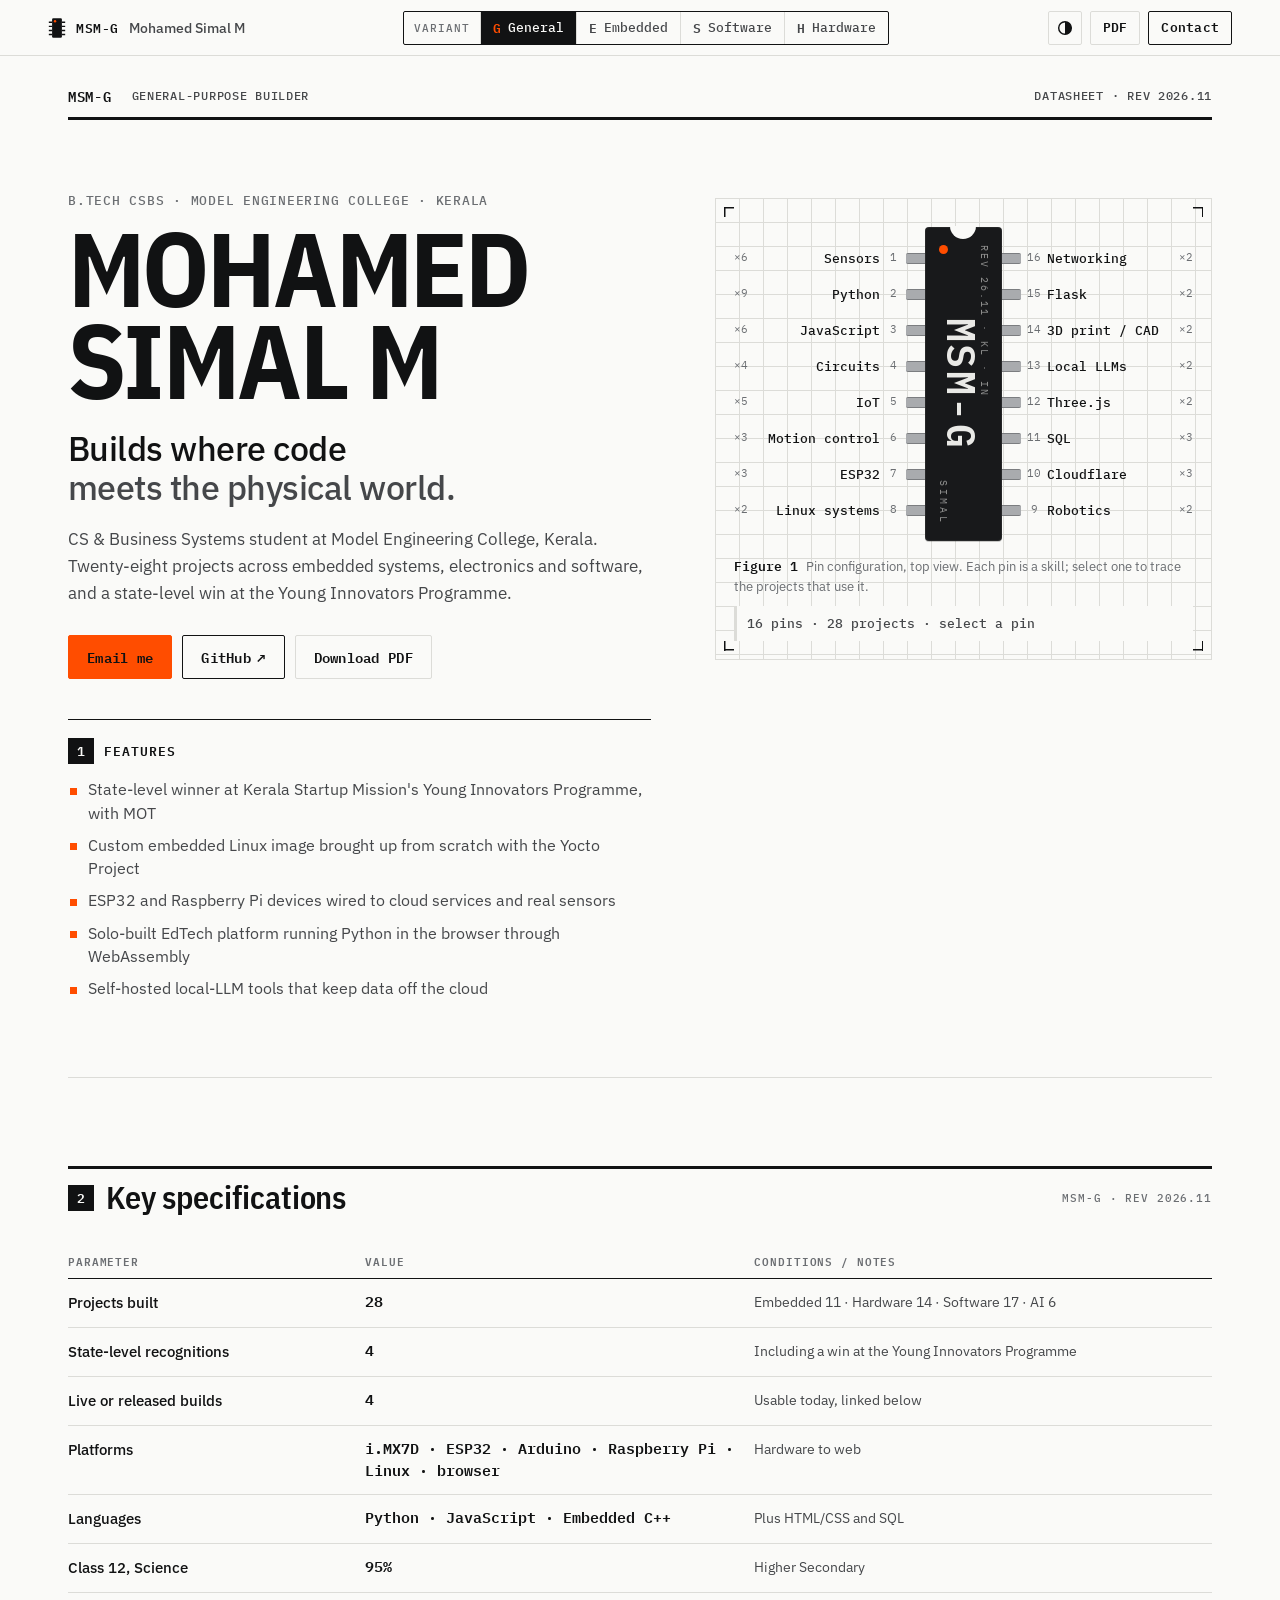
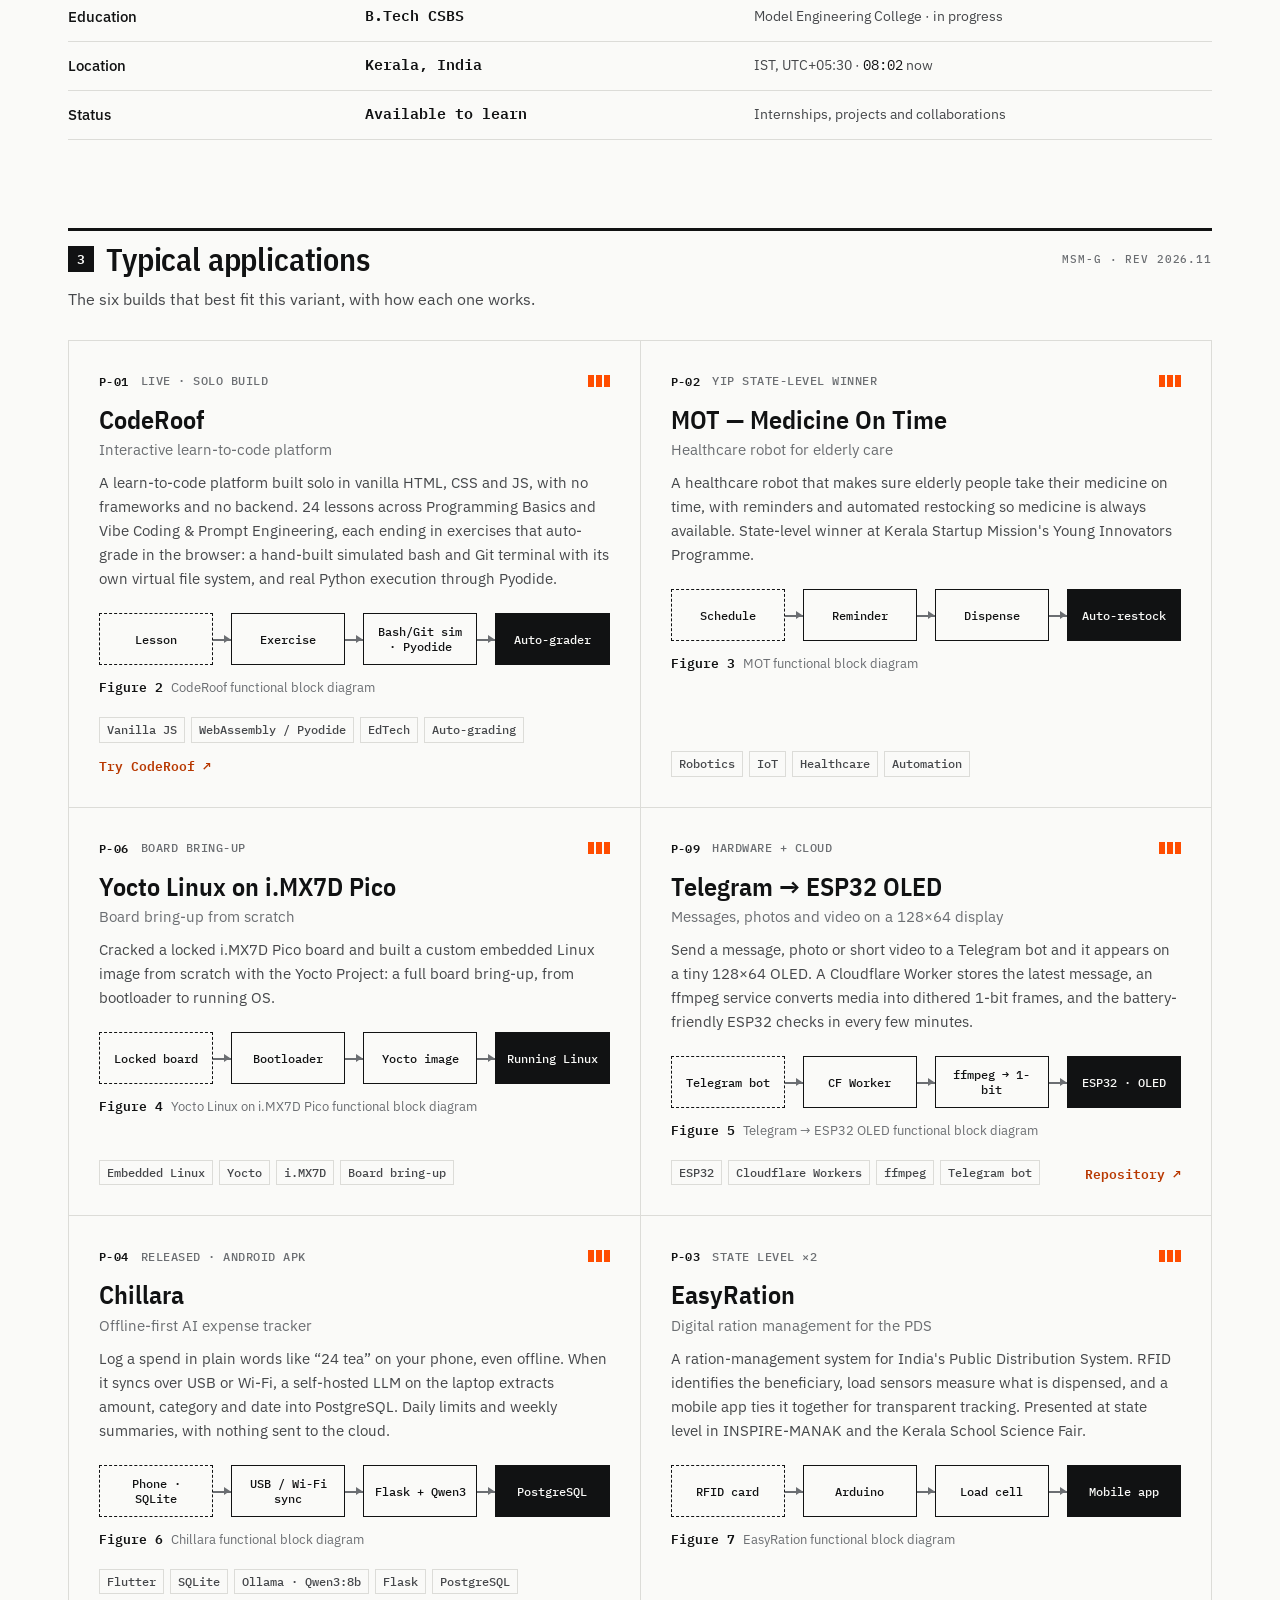
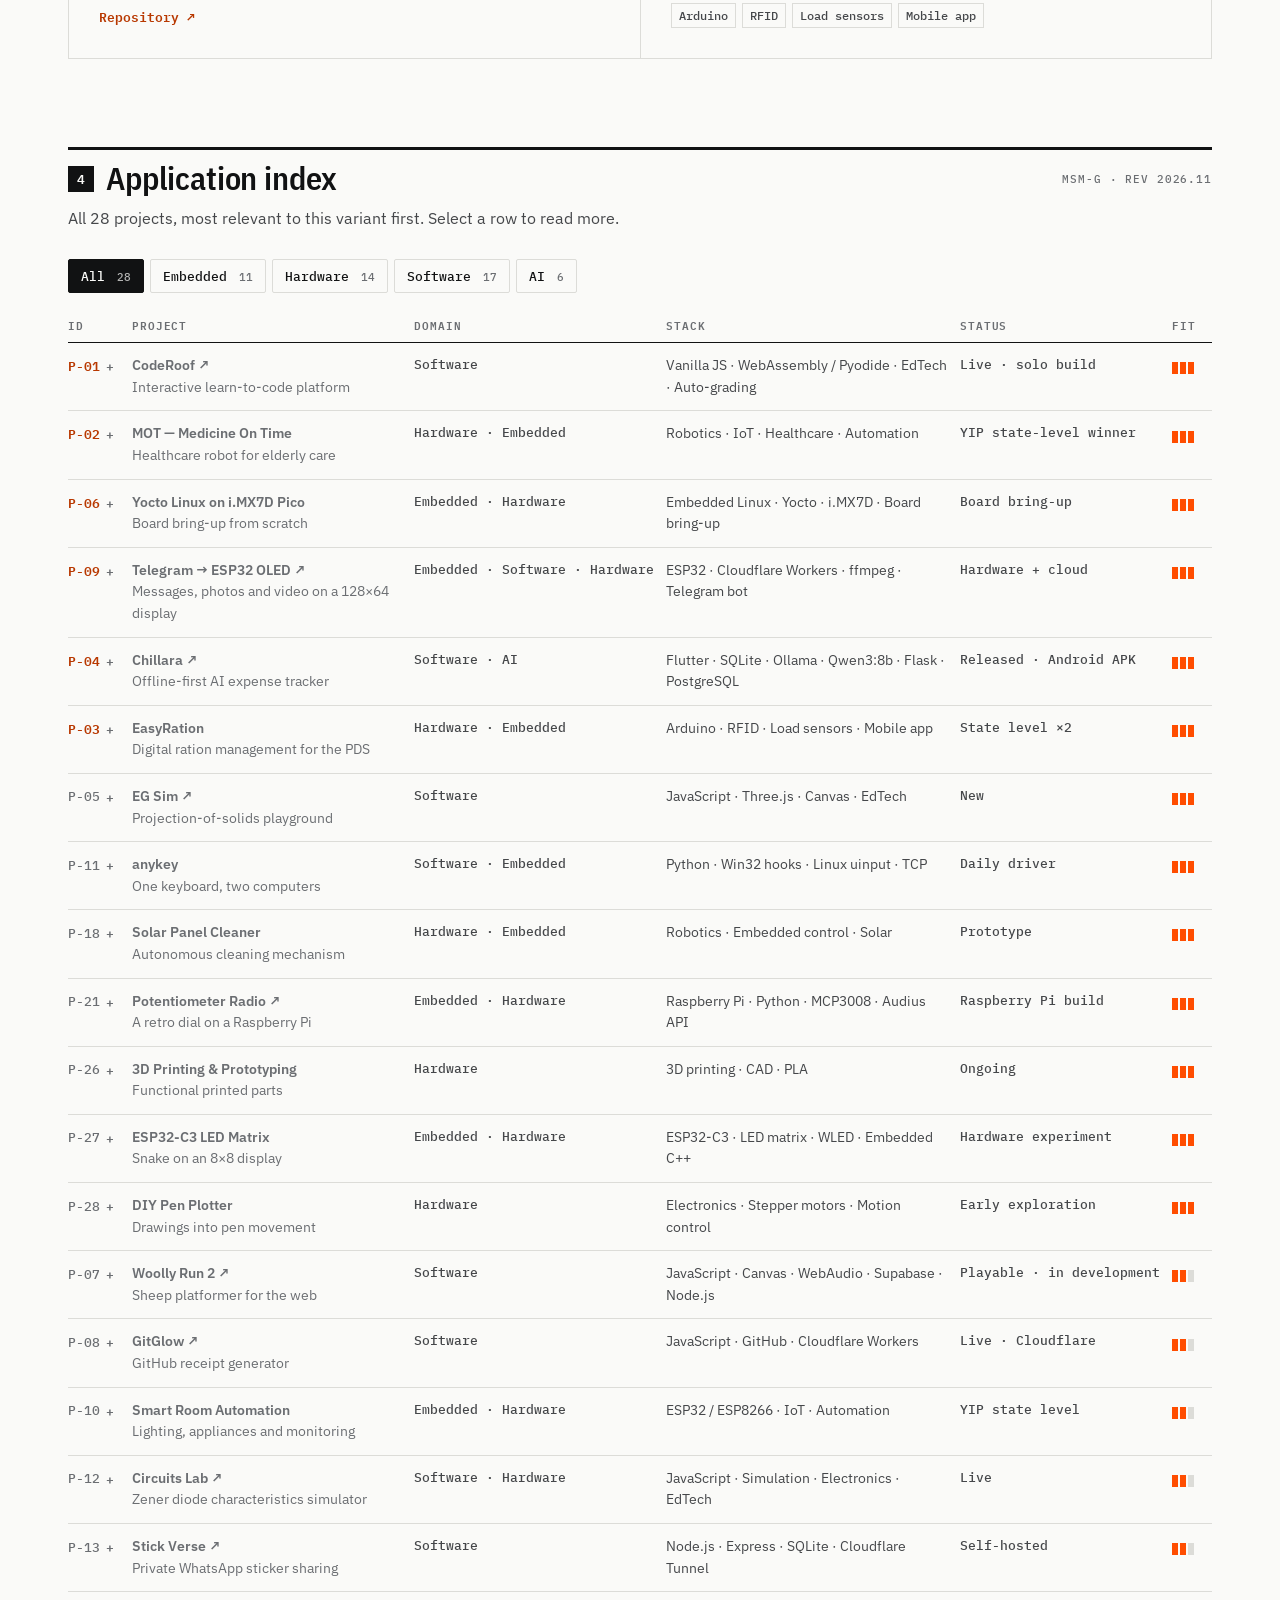
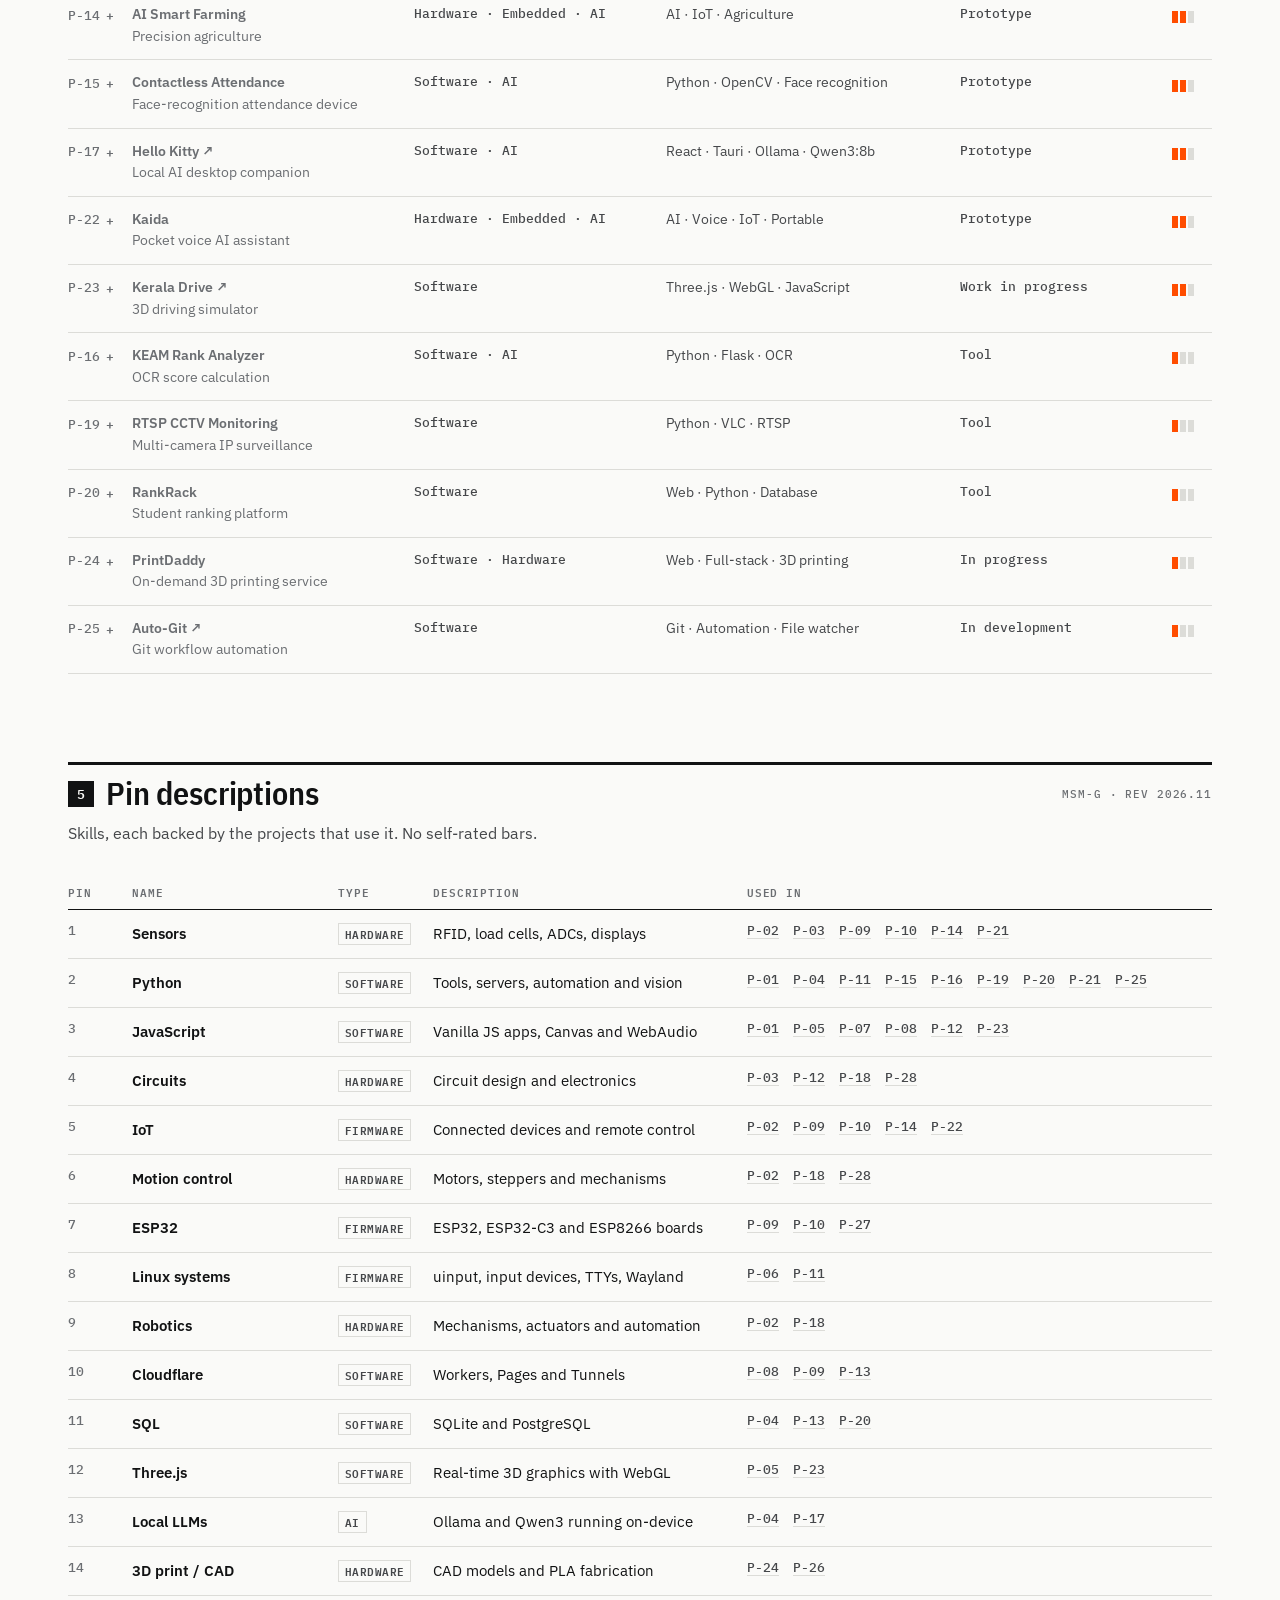
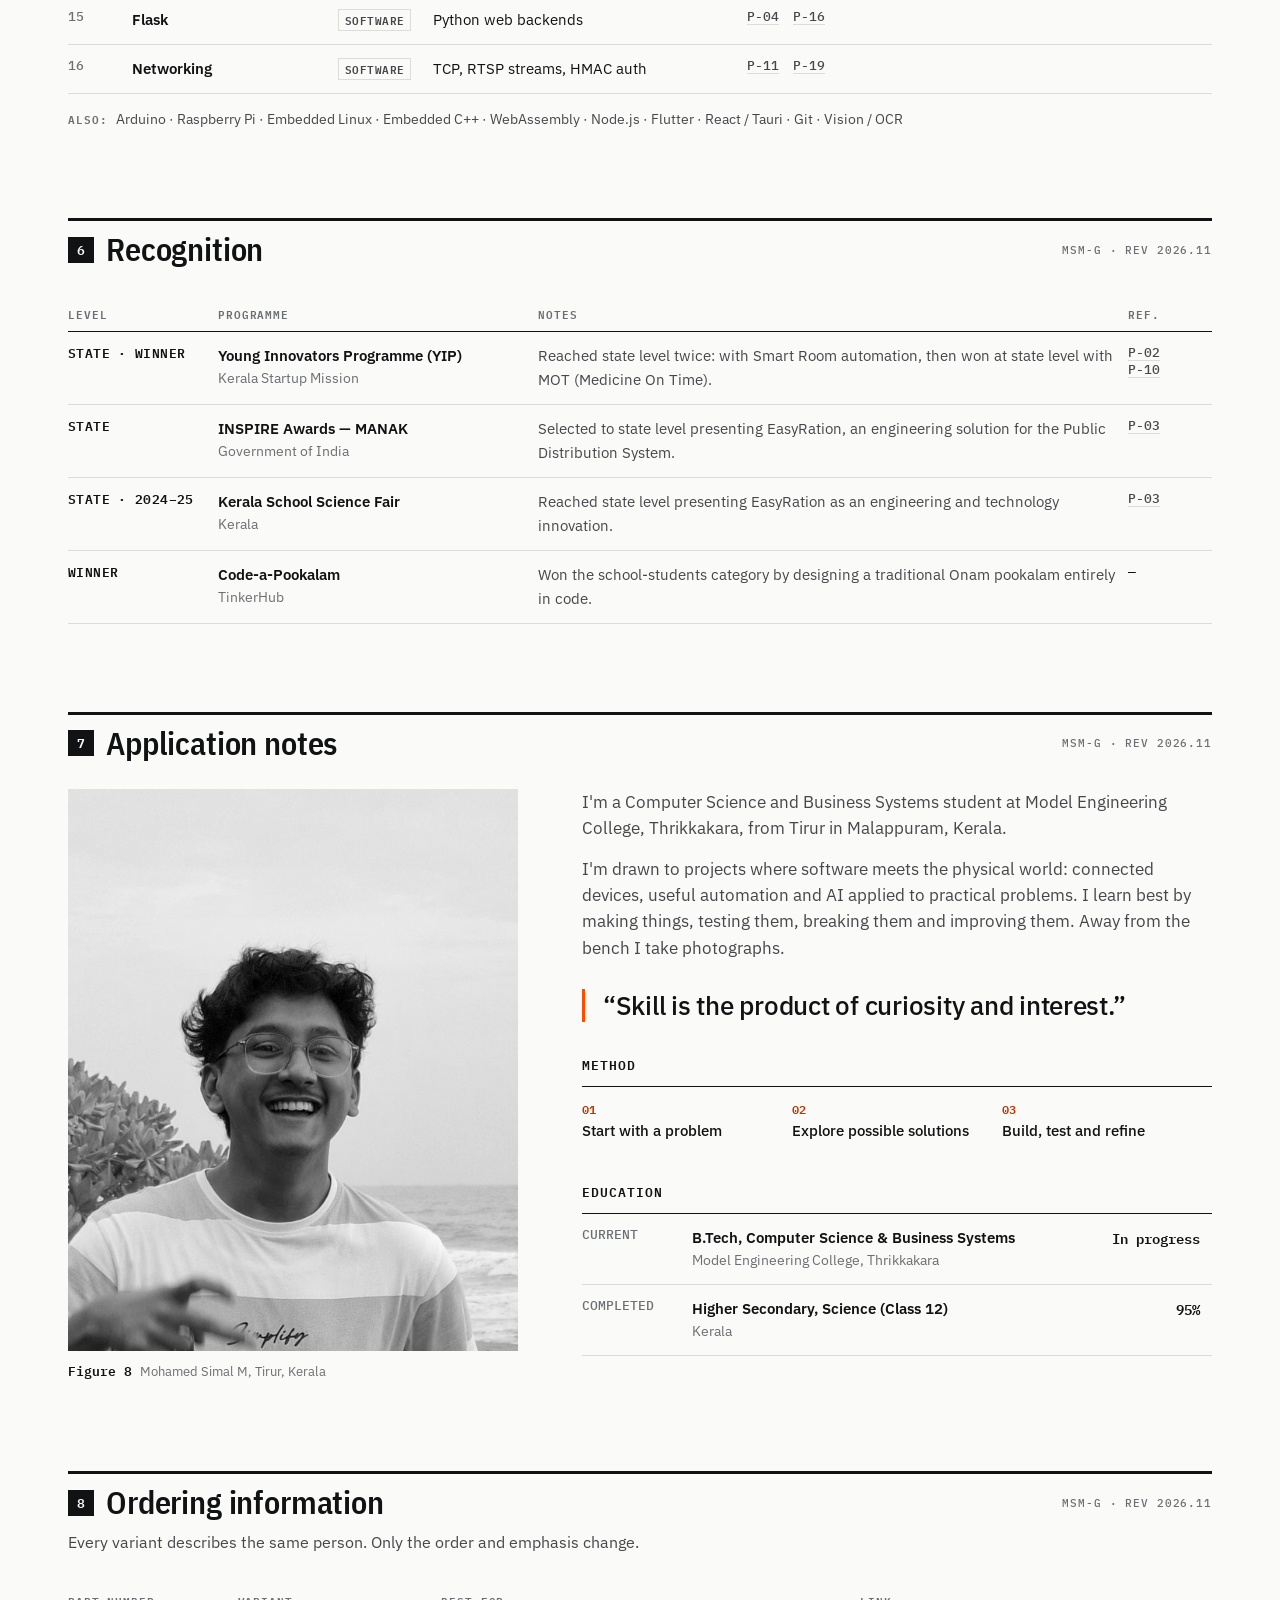
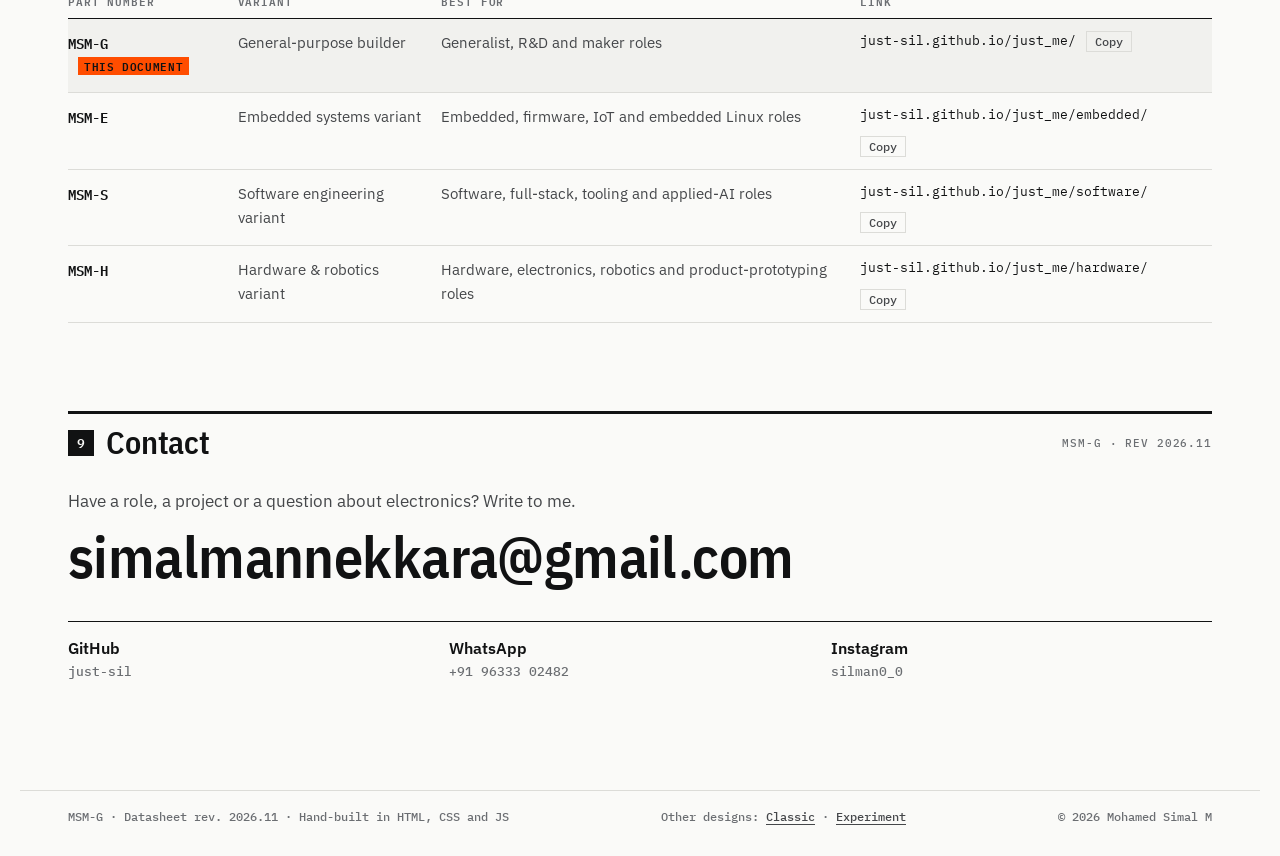
<file: index.html>
<!DOCTYPE html>
<html lang="en" data-lens="general">
<head>
  <meta charset="UTF-8">
  <meta name="viewport" content="width=device-width, initial-scale=1">
  <title>Mohamed Simal M — Embedded, Hardware &amp; Software CV</title>
  <meta name="description" content="Mohamed Simal M builds where code meets the physical world: embedded Linux, ESP32 and Raspberry Pi devices, robotics and full web apps. State-level Young Innovators Programme winner.">
  <link rel="canonical" href="https://just-sil.github.io/just_me/">
  <meta name="theme-color" content="#FAFAF8" media="(prefers-color-scheme: light)">
  <meta name="theme-color" content="#0D0E0F" media="(prefers-color-scheme: dark)">
  <meta property="og:type" content="profile">
  <meta property="og:title" content="Mohamed Simal M — Embedded, Hardware &amp; Software CV">
  <meta property="og:description" content="Mohamed Simal M builds where code meets the physical world: embedded Linux, ESP32 and Raspberry Pi devices, robotics and full web apps. State-level Young Innovators Programme winner.">
  <meta property="og:url" content="https://just-sil.github.io/just_me/">
  <meta property="og:image" content="https://just-sil.github.io/just_me/assets/og/general.png">
  <meta property="og:image:width" content="1200">
  <meta property="og:image:height" content="630">
  <meta property="og:image:alt" content="MSM-G · Mohamed Simal M · Builds where code meets the physical world.">
  <meta name="twitter:card" content="summary_large_image">
  <link rel="alternate" href="https://just-sil.github.io/just_me/" title="Mohamed Simal M — Embedded, Hardware &amp; Software CV">
  <link rel="alternate" href="https://just-sil.github.io/just_me/embedded/" title="Mohamed Simal M — Embedded Systems CV">
  <link rel="alternate" href="https://just-sil.github.io/just_me/software/" title="Mohamed Simal M — Software Engineering CV">
  <link rel="alternate" href="https://just-sil.github.io/just_me/hardware/" title="Mohamed Simal M — Hardware &amp; Robotics CV">
  <link rel="icon" href="data:image/svg+xml,%3Csvg xmlns='http://www.w3.org/2000/svg' viewBox='0 0 32 32'%3E%3Crect x='7' y='4' width='18' height='24' rx='2' fill='%23111'/%3E%3Cpath d='M3 9h4M3 14h4M3 19h4M3 24h4M25 9h4M25 14h4M25 19h4M25 24h4' stroke='%23111' stroke-width='2'/%3E%3Ccircle cx='11' cy='8' r='1.6' fill='%23FF4D00'/%3E%3C/svg%3E">
  <script>
    (function () {
      var d = document.documentElement, q = new URLSearchParams(location.search);
      // ?for=embedded|software|hardware → the matching variant (keeps ?to=)
      var f = (q.get("for") || "").toLowerCase(), map = { embedded: "embedded/", software: "software/", hardware: "hardware/", emb: "embedded/", sw: "software/", hw: "hardware/" };
      if (map[f]) { q.delete("for"); var s = q.toString(); location.replace(map[f] + (s ? "?" + s : "") + location.hash); return; }
      try { var t = localStorage.getItem("ds-theme"); if (t) d.dataset.theme = t; } catch (e) {}
      d.classList.add("js");
    })();
  </script>
  <link rel="preconnect" href="https://fonts.googleapis.com">
  <link rel="preconnect" href="https://fonts.gstatic.com" crossorigin>
  <link href="https://fonts.googleapis.com/css2?family=IBM+Plex+Mono:wght@400;500;600&family=IBM+Plex+Sans+Condensed:wght@500;600;700&family=IBM+Plex+Sans:ital,wght@0,400;0,500;0,600;1,400&display=swap" rel="stylesheet">
  <link rel="stylesheet" href="assets/datasheet.css">
  <style>@page { @bottom-left { content: "Mohamed Simal M · MSM-G · General-purpose builder"; font: 8pt "IBM Plex Mono", monospace; color: #6B6E72; } }</style>
  <script type="application/ld+json">{"@context":"https://schema.org","@type":"Person","name":"Mohamed Simal M","url":"https://just-sil.github.io/just_me/","image":"https://just-sil.github.io/just_me/me.jpg","email":"mailto:simalmannekkara@gmail.com","address":{"@type":"PostalAddress","addressLocality":"Tirur","addressRegion":"Kerala","addressCountry":"IN"},"alumniOf":{"@type":"CollegeOrUniversity","name":"Model Engineering College, Thrikkakara"},"knowsAbout":["Sensors","Python","JavaScript","Circuits","IoT","Motion control","ESP32","Linux systems","Robotics","Cloudflare","SQL","Three.js","Local LLMs","3D print / CAD","Flask","Networking"],"sameAs":["https://github.com/just-sil","https://www.instagram.com/silman0_0/"]}</script>
</head>
<body>
<a class="skip" href="#main">Skip to content</a>

<header class="bar">
  <a class="bar__brand" href="#top" aria-label="Mohamed Simal M, MSM-G, back to top">
    <svg class="bar__glyph" viewBox="0 0 22 26" aria-hidden="true"><path d="M1 6h4M1 11h4M1 16h4M1 21h4M17 6h4M17 11h4M17 16h4M17 21h4" stroke="currentColor" stroke-width="1.8"/><rect x="5" y="1" width="12" height="24" rx="1.5" fill="currentColor"/><circle cx="8.6" cy="4.8" r="1.5" fill="var(--accent)"/></svg>
    <span class="bar__part">MSM-G</span>
    <span class="bar__name">Mohamed Simal M</span>
  </a>
  <nav class="vn" aria-label="CV variant">
    <span class="vn__title" aria-hidden="true">Variant</span>
    <a href="" data-lens-link="general" aria-current="page"><span class="vn__part">G</span><span class="vn__label">General</span></a><a href="embedded/" data-lens-link="embedded"><span class="vn__part">E</span><span class="vn__label">Embedded</span></a><a href="software/" data-lens-link="software"><span class="vn__part">S</span><span class="vn__label">Software</span></a><a href="hardware/" data-lens-link="hardware"><span class="vn__part">H</span><span class="vn__label">Hardware</span></a>
  </nav>
  <div class="bar__actions">
    <button class="icon-btn" type="button" data-theme-toggle aria-label="Toggle dark mode" title="Toggle dark mode"><svg viewBox="0 0 20 20" aria-hidden="true"><circle cx="10" cy="10" r="7" fill="none" stroke="currentColor" stroke-width="1.6"/><path d="M10 3a7 7 0 0 1 0 14z" fill="currentColor"/></svg></button>
    <button class="btn btn--ghost btn--sm" type="button" data-print>PDF</button>
    <a class="btn btn--sm" href="#contact">Contact</a>
  </div>
</header>

<main id="main">
  <div class="sheet">

    <!-- document strip -->
    <div class="strip" id="top" data-url="just-sil.github.io/just_me/">
      <span class="strip__part">MSM-G</span>
      <span class="strip__variant">General-purpose builder</span>
      <span class="strip__to" data-to hidden>Prepared for <b data-to-name></b></span>
      <span class="strip__rev">Datasheet · Rev 2026.11</span>
    </div>

    <!-- title block -->
    <section class="title" aria-labelledby="name">
      <div class="title__text">
        <p class="eyebrow">B.Tech CSBS · Model Engineering College · Kerala</p>
        <h1 id="name" class="name">Mohamed Simal M</h1>
        <p class="headline"><span>Builds where code</span> <span>meets the physical world.</span></p>
        <p class="summary">CS &amp; Business Systems student at Model Engineering College, Kerala. Twenty-eight projects across embedded systems, electronics and software, and a state-level win at the Young Innovators Programme.</p>
        <div class="cta">
          <a class="btn btn--primary" href="mailto:simalmannekkara@gmail.com">Email me</a>
          <a class="btn" href="https://github.com/just-sil" target="_blank" rel="noopener noreferrer">GitHub <span aria-hidden="true">↗</span></a>
          <button class="btn btn--ghost" type="button" data-print>Download PDF</button>
        </div>

        <div class="features">
          <h2 class="minihead"><span class="sec__no">1</span>Features</h2>
          <ul><li>State-level winner at Kerala Startup Mission&#39;s Young Innovators Programme, with MOT</li><li>Custom embedded Linux image brought up from scratch with the Yocto Project</li><li>ESP32 and Raspberry Pi devices wired to cloud services and real sensors</li><li>Solo-built EdTech platform running Python in the browser through WebAssembly</li><li>Self-hosted local-LLM tools that keep data off the cloud</li></ul>
        </div>
      </div>

      <div class="title__fig">
        <figure class="chip" aria-labelledby="chip-cap">
          <div class="chip__pkg">
            <ol class="chip__side chip__side--l"><li><button class="pin" type="button" data-skill="sensors" data-type="HW" aria-pressed="false" aria-describedby="trace" style="--n:1"><span class="pin__lead" aria-hidden="true"></span><span class="pin__no">1</span><span class="pin__name">Sensors</span><span class="pin__count" aria-label="6 projects">×6</span></button></li><li><button class="pin" type="button" data-skill="python" data-type="SW" aria-pressed="false" aria-describedby="trace" style="--n:2"><span class="pin__lead" aria-hidden="true"></span><span class="pin__no">2</span><span class="pin__name">Python</span><span class="pin__count" aria-label="9 projects">×9</span></button></li><li><button class="pin" type="button" data-skill="js" data-type="SW" aria-pressed="false" aria-describedby="trace" style="--n:3"><span class="pin__lead" aria-hidden="true"></span><span class="pin__no">3</span><span class="pin__name">JavaScript</span><span class="pin__count" aria-label="6 projects">×6</span></button></li><li><button class="pin" type="button" data-skill="circuits" data-type="HW" aria-pressed="false" aria-describedby="trace" style="--n:4"><span class="pin__lead" aria-hidden="true"></span><span class="pin__no">4</span><span class="pin__name">Circuits</span><span class="pin__count" aria-label="4 projects">×4</span></button></li><li><button class="pin" type="button" data-skill="iot" data-type="FW" aria-pressed="false" aria-describedby="trace" style="--n:5"><span class="pin__lead" aria-hidden="true"></span><span class="pin__no">5</span><span class="pin__name">IoT</span><span class="pin__count" aria-label="5 projects">×5</span></button></li><li><button class="pin" type="button" data-skill="motion" data-type="HW" aria-pressed="false" aria-describedby="trace" style="--n:6"><span class="pin__lead" aria-hidden="true"></span><span class="pin__no">6</span><span class="pin__name">Motion control</span><span class="pin__count" aria-label="3 projects">×3</span></button></li><li><button class="pin" type="button" data-skill="esp32" data-type="FW" aria-pressed="false" aria-describedby="trace" style="--n:7"><span class="pin__lead" aria-hidden="true"></span><span class="pin__no">7</span><span class="pin__name">ESP32</span><span class="pin__count" aria-label="3 projects">×3</span></button></li><li><button class="pin" type="button" data-skill="linuxsys" data-type="FW" aria-pressed="false" aria-describedby="trace" style="--n:8"><span class="pin__lead" aria-hidden="true"></span><span class="pin__no">8</span><span class="pin__name">Linux systems</span><span class="pin__count" aria-label="2 projects">×2</span></button></li></ol>
            <div class="chip__body" aria-hidden="true">
              <span class="chip__notch"></span>
              <span class="chip__dot"></span>
              <span class="chip__brand">SIMAL</span>
              <span class="chip__part">MSM-G</span>
              <span class="chip__rev">REV 26.11 · KL · IN</span>
            </div>
            <ol class="chip__side chip__side--r"><li><button class="pin" type="button" data-skill="robotics" data-type="HW" aria-pressed="false" aria-describedby="trace" style="--n:9"><span class="pin__lead" aria-hidden="true"></span><span class="pin__no">9</span><span class="pin__name">Robotics</span><span class="pin__count" aria-label="2 projects">×2</span></button></li><li><button class="pin" type="button" data-skill="cloud" data-type="SW" aria-pressed="false" aria-describedby="trace" style="--n:10"><span class="pin__lead" aria-hidden="true"></span><span class="pin__no">10</span><span class="pin__name">Cloudflare</span><span class="pin__count" aria-label="3 projects">×3</span></button></li><li><button class="pin" type="button" data-skill="sql" data-type="SW" aria-pressed="false" aria-describedby="trace" style="--n:11"><span class="pin__lead" aria-hidden="true"></span><span class="pin__no">11</span><span class="pin__name">SQL</span><span class="pin__count" aria-label="3 projects">×3</span></button></li><li><button class="pin" type="button" data-skill="three" data-type="SW" aria-pressed="false" aria-describedby="trace" style="--n:12"><span class="pin__lead" aria-hidden="true"></span><span class="pin__no">12</span><span class="pin__name">Three.js</span><span class="pin__count" aria-label="2 projects">×2</span></button></li><li><button class="pin" type="button" data-skill="llm" data-type="AI" aria-pressed="false" aria-describedby="trace" style="--n:13"><span class="pin__lead" aria-hidden="true"></span><span class="pin__no">13</span><span class="pin__name">Local LLMs</span><span class="pin__count" aria-label="2 projects">×2</span></button></li><li><button class="pin" type="button" data-skill="fab" data-type="HW" aria-pressed="false" aria-describedby="trace" style="--n:14"><span class="pin__lead" aria-hidden="true"></span><span class="pin__no">14</span><span class="pin__name">3D print / CAD</span><span class="pin__count" aria-label="2 projects">×2</span></button></li><li><button class="pin" type="button" data-skill="flask" data-type="SW" aria-pressed="false" aria-describedby="trace" style="--n:15"><span class="pin__lead" aria-hidden="true"></span><span class="pin__no">15</span><span class="pin__name">Flask</span><span class="pin__count" aria-label="2 projects">×2</span></button></li><li><button class="pin" type="button" data-skill="net" data-type="SW" aria-pressed="false" aria-describedby="trace" style="--n:16"><span class="pin__lead" aria-hidden="true"></span><span class="pin__no">16</span><span class="pin__name">Networking</span><span class="pin__count" aria-label="2 projects">×2</span></button></li></ol>
          </div>
          <figcaption id="chip-cap"><span class="figno">Figure 1</span> Pin configuration, top view. Each pin is a skill; select one to trace the projects that use it.</figcaption>
          <p class="trace" id="trace" aria-live="polite"><span class="trace__idle">16 pins · 28 projects · select a pin</span></p>
        </figure>
      </div>
    </section>

    <!-- 2 key specs -->
    <section class="sec" aria-labelledby="specs">
      <header class="sec__head">
        <h2 id="specs"><span class="sec__no">2</span>Key specifications</h2>
        <span class="sec__run" aria-hidden="true">MSM-G · Rev 2026.11</span>
        
      </header>
      <table class="spec">
        <thead><tr><th scope="col">Parameter</th><th scope="col">Value</th><th scope="col">Conditions / notes</th></tr></thead>
        <tbody>
          <tr><th scope="row">Projects built</th><td class="spec__v">28</td><td>Embedded 11 · Hardware 14 · Software 17 · AI 6</td></tr>
          <tr><th scope="row">State-level recognitions</th><td class="spec__v">4</td><td>Including a win at the Young Innovators Programme</td></tr>
          <tr><th scope="row">Live or released builds</th><td class="spec__v">4</td><td>Usable today, linked below</td></tr>
          <tr><th scope="row">Platforms</th><td class="spec__v">i.MX7D · ESP32 · Arduino · Raspberry Pi · Linux · browser</td><td>Hardware to web</td></tr>
          <tr><th scope="row">Languages</th><td class="spec__v">Python · JavaScript · Embedded C++</td><td>Plus HTML/CSS and SQL</td></tr>
          <tr><th scope="row">Class 12, Science</th><td class="spec__v">95%</td><td>Higher Secondary</td></tr>
          <tr><th scope="row">Education</th><td class="spec__v">B.Tech CSBS</td><td>Model Engineering College · in progress</td></tr>
          <tr><th scope="row">Location</th><td class="spec__v">Kerala, India</td><td>IST, UTC+05:30 · <span class="clock" data-clock>--:--</span> now</td></tr>
          <tr><th scope="row">Status</th><td class="spec__v">Available to learn</td><td>Internships, projects and collaborations</td></tr>
        </tbody>
      </table>
    </section>

    <!-- 3 typical applications -->
    <section class="sec" aria-labelledby="apps">
      <header class="sec__head">
        <h2 id="apps"><span class="sec__no">3</span>Typical applications</h2>
        <span class="sec__run" aria-hidden="true">MSM-G · Rev 2026.11</span>
        <p class="sec__sub">The six builds that best fit this variant, with how each one works.</p>
      </header>
      <div class="apps">
        <article class="app" id="app-P-01" data-skills="js wasm python">
          <header class="app__head">
            <span class="app__id">P-01</span>
            <span class="app__status">Live · solo build</span>
            <span class="fit" role="img" aria-label="Relevance 3 of 3"><i class="on"></i><i class="on"></i><i class="on"></i></span>
          </header>
          <h3 class="app__title">CodeRoof</h3>
          <p class="app__sub">Interactive learn-to-code platform</p>
          <p class="app__desc">A learn-to-code platform built solo in vanilla HTML, CSS and JS, with no frameworks and no backend. 24 lessons across Programming Basics and Vibe Coding &amp; Prompt Engineering, each ending in exercises that auto-grade in the browser: a hand-built simulated bash and Git terminal with its own virtual file system, and real Python execution through Pyodide.</p>
          <figure class="app__fig"><ol class="flow" aria-label="Functional block diagram"><li>Lesson</li><li>Exercise</li><li>Bash/Git sim · Pyodide</li><li>Auto-grader</li></ol><figcaption><span class="figno">Figure 2</span> CodeRoof functional block diagram</figcaption></figure>
          <footer class="app__foot">
            <ul class="stack"><li>Vanilla JS</li><li>WebAssembly / Pyodide</li><li>EdTech</li><li>Auto-grading</li></ul>
            <a class="app__link" href="https://just-sil.github.io/code_roof/" target="_blank" rel="noopener noreferrer">Try CodeRoof <span aria-hidden="true">↗</span></a>
          </footer>
        </article>
        <article class="app" id="app-P-02" data-skills="robotics iot motion sensors">
          <header class="app__head">
            <span class="app__id">P-02</span>
            <span class="app__status">YIP state-level winner</span>
            <span class="fit" role="img" aria-label="Relevance 3 of 3"><i class="on"></i><i class="on"></i><i class="on"></i></span>
          </header>
          <h3 class="app__title">MOT — Medicine On Time</h3>
          <p class="app__sub">Healthcare robot for elderly care</p>
          <p class="app__desc">A healthcare robot that makes sure elderly people take their medicine on time, with reminders and automated restocking so medicine is always available. State-level winner at Kerala Startup Mission&#39;s Young Innovators Programme.</p>
          <figure class="app__fig"><ol class="flow" aria-label="Functional block diagram"><li>Schedule</li><li>Reminder</li><li>Dispense</li><li>Auto-restock</li></ol><figcaption><span class="figno">Figure 3</span> MOT functional block diagram</figcaption></figure>
          <footer class="app__foot">
            <ul class="stack"><li>Robotics</li><li>IoT</li><li>Healthcare</li><li>Automation</li></ul>
            
          </footer>
        </article>
        <article class="app" id="app-P-06" data-skills="emblinux linuxsys">
          <header class="app__head">
            <span class="app__id">P-06</span>
            <span class="app__status">Board bring-up</span>
            <span class="fit" role="img" aria-label="Relevance 3 of 3"><i class="on"></i><i class="on"></i><i class="on"></i></span>
          </header>
          <h3 class="app__title">Yocto Linux on i.MX7D Pico</h3>
          <p class="app__sub">Board bring-up from scratch</p>
          <p class="app__desc">Cracked a locked i.MX7D Pico board and built a custom embedded Linux image from scratch with the Yocto Project: a full board bring-up, from bootloader to running OS.</p>
          <figure class="app__fig"><ol class="flow" aria-label="Functional block diagram"><li>Locked board</li><li>Bootloader</li><li>Yocto image</li><li>Running Linux</li></ol><figcaption><span class="figno">Figure 4</span> Yocto Linux on i.MX7D Pico functional block diagram</figcaption></figure>
          <footer class="app__foot">
            <ul class="stack"><li>Embedded Linux</li><li>Yocto</li><li>i.MX7D</li><li>Board bring-up</li></ul>
            
          </footer>
        </article>
        <article class="app" id="app-P-09" data-skills="esp32 cloud sensors iot">
          <header class="app__head">
            <span class="app__id">P-09</span>
            <span class="app__status">Hardware + cloud</span>
            <span class="fit" role="img" aria-label="Relevance 3 of 3"><i class="on"></i><i class="on"></i><i class="on"></i></span>
          </header>
          <h3 class="app__title">Telegram → ESP32 OLED</h3>
          <p class="app__sub">Messages, photos and video on a 128×64 display</p>
          <p class="app__desc">Send a message, photo or short video to a Telegram bot and it appears on a tiny 128×64 OLED. A Cloudflare Worker stores the latest message, an ffmpeg service converts media into dithered 1-bit frames, and the battery-friendly ESP32 checks in every few minutes.</p>
          <figure class="app__fig"><ol class="flow" aria-label="Functional block diagram"><li>Telegram bot</li><li>CF Worker</li><li>ffmpeg → 1-bit</li><li>ESP32 · OLED</li></ol><figcaption><span class="figno">Figure 5</span> Telegram → ESP32 OLED functional block diagram</figcaption></figure>
          <footer class="app__foot">
            <ul class="stack"><li>ESP32</li><li>Cloudflare Workers</li><li>ffmpeg</li><li>Telegram bot</li></ul>
            <a class="app__link" href="https://github.com/just-sil/pathiribot" target="_blank" rel="noopener noreferrer">Repository <span aria-hidden="true">↗</span></a>
          </footer>
        </article>
        <article class="app" id="app-P-04" data-skills="flutter sql llm flask python">
          <header class="app__head">
            <span class="app__id">P-04</span>
            <span class="app__status">Released · Android APK</span>
            <span class="fit" role="img" aria-label="Relevance 3 of 3"><i class="on"></i><i class="on"></i><i class="on"></i></span>
          </header>
          <h3 class="app__title">Chillara</h3>
          <p class="app__sub">Offline-first AI expense tracker</p>
          <p class="app__desc">Log a spend in plain words like “24 tea” on your phone, even offline. When it syncs over USB or Wi-Fi, a self-hosted LLM on the laptop extracts amount, category and date into PostgreSQL. Daily limits and weekly summaries, with nothing sent to the cloud.</p>
          <figure class="app__fig"><ol class="flow" aria-label="Functional block diagram"><li>Phone · SQLite</li><li>USB / Wi-Fi sync</li><li>Flask + Qwen3</li><li>PostgreSQL</li></ol><figcaption><span class="figno">Figure 6</span> Chillara functional block diagram</figcaption></figure>
          <footer class="app__foot">
            <ul class="stack"><li>Flutter</li><li>SQLite</li><li>Ollama · Qwen3:8b</li><li>Flask</li><li>PostgreSQL</li></ul>
            <a class="app__link" href="https://github.com/just-sil/expense_tracker" target="_blank" rel="noopener noreferrer">Repository <span aria-hidden="true">↗</span></a>
          </footer>
        </article>
        <article class="app" id="app-P-03" data-skills="arduino sensors circuits">
          <header class="app__head">
            <span class="app__id">P-03</span>
            <span class="app__status">State level ×2</span>
            <span class="fit" role="img" aria-label="Relevance 3 of 3"><i class="on"></i><i class="on"></i><i class="on"></i></span>
          </header>
          <h3 class="app__title">EasyRation</h3>
          <p class="app__sub">Digital ration management for the PDS</p>
          <p class="app__desc">A ration-management system for India&#39;s Public Distribution System. RFID identifies the beneficiary, load sensors measure what is dispensed, and a mobile app ties it together for transparent tracking. Presented at state level in INSPIRE-MANAK and the Kerala School Science Fair.</p>
          <figure class="app__fig"><ol class="flow" aria-label="Functional block diagram"><li>RFID card</li><li>Arduino</li><li>Load cell</li><li>Mobile app</li></ol><figcaption><span class="figno">Figure 7</span> EasyRation functional block diagram</figcaption></figure>
          <footer class="app__foot">
            <ul class="stack"><li>Arduino</li><li>RFID</li><li>Load sensors</li><li>Mobile app</li></ul>
            
          </footer>
        </article>
      </div>
    </section>

    <!-- 4 index -->
    <section class="sec" aria-labelledby="index">
      <header class="sec__head">
        <h2 id="index"><span class="sec__no">4</span>Application index</h2>
        <span class="sec__run" aria-hidden="true">MSM-G · Rev 2026.11</span>
        <p class="sec__sub">All 28 projects, most relevant to this variant first. Select a row to read more.</p>
      </header>
      <div class="filters" role="group" aria-label="Filter projects by domain">
        <button type="button" class="filter" data-filter="all" aria-pressed="true">All <small>28</small></button>
        <button type="button" class="filter" data-filter="embedded" aria-pressed="false">Embedded <small>11</small></button>
        <button type="button" class="filter" data-filter="hardware" aria-pressed="false">Hardware <small>14</small></button>
        <button type="button" class="filter" data-filter="software" aria-pressed="false">Software <small>17</small></button>
        <button type="button" class="filter" data-filter="ai" aria-pressed="false">AI <small>6</small></button>
        <p class="filters__note" data-pin-note hidden></p>
      </div>
      <div class="table-wrap">
        <table class="idx">
          <thead><tr><th scope="col">ID</th><th scope="col">Project</th><th scope="col">Domain</th><th scope="col">Stack</th><th scope="col">Status</th><th scope="col"><abbr title="Relevance to this variant">Fit</abbr></th></tr></thead>
          <tbody>
            <tr id="P-01" data-skills="js wasm python" data-domain="software" class="is-featured">
              <td class="c-id">P-01</td>
              <th scope="row" class="c-name"><span class="c-title"><a href="https://just-sil.github.io/code_roof/" target="_blank" rel="noopener noreferrer">CodeRoof <span aria-hidden="true">↗</span></a></span><span class="c-sub">Interactive learn-to-code platform</span><span class="c-desc">A learn-to-code platform built solo in vanilla HTML, CSS and JS, with no frameworks and no backend. 24 lessons across Programming Basics and Vibe Coding &amp; Prompt Engineering, each ending in exercises that auto-grade in the browser: a hand-built simulated bash and Git terminal with its own virtual file system, and real Python execution through Pyodide.</span></th>
              <td class="c-dom">Software</td>
              <td class="c-stack">Vanilla JS · WebAssembly / Pyodide · EdTech · Auto-grading</td>
              <td class="c-status">Live · solo build</td>
              <td class="c-fit"><span class="fit" role="img" aria-label="Relevance 3 of 3"><i class="on"></i><i class="on"></i><i class="on"></i></span></td>
            </tr>
            <tr id="P-02" data-skills="robotics iot motion sensors" data-domain="hardware embedded" class="is-featured">
              <td class="c-id">P-02</td>
              <th scope="row" class="c-name"><span class="c-title">MOT — Medicine On Time</span><span class="c-sub">Healthcare robot for elderly care</span><span class="c-desc">A healthcare robot that makes sure elderly people take their medicine on time, with reminders and automated restocking so medicine is always available. State-level winner at Kerala Startup Mission&#39;s Young Innovators Programme.</span></th>
              <td class="c-dom">Hardware · Embedded</td>
              <td class="c-stack">Robotics · IoT · Healthcare · Automation</td>
              <td class="c-status">YIP state-level winner</td>
              <td class="c-fit"><span class="fit" role="img" aria-label="Relevance 3 of 3"><i class="on"></i><i class="on"></i><i class="on"></i></span></td>
            </tr>
            <tr id="P-06" data-skills="emblinux linuxsys" data-domain="embedded hardware" class="is-featured">
              <td class="c-id">P-06</td>
              <th scope="row" class="c-name"><span class="c-title">Yocto Linux on i.MX7D Pico</span><span class="c-sub">Board bring-up from scratch</span><span class="c-desc">Cracked a locked i.MX7D Pico board and built a custom embedded Linux image from scratch with the Yocto Project: a full board bring-up, from bootloader to running OS.</span></th>
              <td class="c-dom">Embedded · Hardware</td>
              <td class="c-stack">Embedded Linux · Yocto · i.MX7D · Board bring-up</td>
              <td class="c-status">Board bring-up</td>
              <td class="c-fit"><span class="fit" role="img" aria-label="Relevance 3 of 3"><i class="on"></i><i class="on"></i><i class="on"></i></span></td>
            </tr>
            <tr id="P-09" data-skills="esp32 cloud sensors iot" data-domain="embedded software hardware" class="is-featured">
              <td class="c-id">P-09</td>
              <th scope="row" class="c-name"><span class="c-title"><a href="https://github.com/just-sil/pathiribot" target="_blank" rel="noopener noreferrer">Telegram → ESP32 OLED <span aria-hidden="true">↗</span></a></span><span class="c-sub">Messages, photos and video on a 128×64 display</span><span class="c-desc">Send a message, photo or short video to a Telegram bot and it appears on a tiny 128×64 OLED. A Cloudflare Worker stores the latest message, an ffmpeg service converts media into dithered 1-bit frames, and the battery-friendly ESP32 checks in every few minutes.</span></th>
              <td class="c-dom">Embedded · Software · Hardware</td>
              <td class="c-stack">ESP32 · Cloudflare Workers · ffmpeg · Telegram bot</td>
              <td class="c-status">Hardware + cloud</td>
              <td class="c-fit"><span class="fit" role="img" aria-label="Relevance 3 of 3"><i class="on"></i><i class="on"></i><i class="on"></i></span></td>
            </tr>
            <tr id="P-04" data-skills="flutter sql llm flask python" data-domain="software ai" class="is-featured">
              <td class="c-id">P-04</td>
              <th scope="row" class="c-name"><span class="c-title"><a href="https://github.com/just-sil/expense_tracker" target="_blank" rel="noopener noreferrer">Chillara <span aria-hidden="true">↗</span></a></span><span class="c-sub">Offline-first AI expense tracker</span><span class="c-desc">Log a spend in plain words like “24 tea” on your phone, even offline. When it syncs over USB or Wi-Fi, a self-hosted LLM on the laptop extracts amount, category and date into PostgreSQL. Daily limits and weekly summaries, with nothing sent to the cloud.</span></th>
              <td class="c-dom">Software · AI</td>
              <td class="c-stack">Flutter · SQLite · Ollama · Qwen3:8b · Flask · PostgreSQL</td>
              <td class="c-status">Released · Android APK</td>
              <td class="c-fit"><span class="fit" role="img" aria-label="Relevance 3 of 3"><i class="on"></i><i class="on"></i><i class="on"></i></span></td>
            </tr>
            <tr id="P-03" data-skills="arduino sensors circuits" data-domain="hardware embedded" class="is-featured">
              <td class="c-id">P-03</td>
              <th scope="row" class="c-name"><span class="c-title">EasyRation</span><span class="c-sub">Digital ration management for the PDS</span><span class="c-desc">A ration-management system for India&#39;s Public Distribution System. RFID identifies the beneficiary, load sensors measure what is dispensed, and a mobile app ties it together for transparent tracking. Presented at state level in INSPIRE-MANAK and the Kerala School Science Fair.</span></th>
              <td class="c-dom">Hardware · Embedded</td>
              <td class="c-stack">Arduino · RFID · Load sensors · Mobile app</td>
              <td class="c-status">State level ×2</td>
              <td class="c-fit"><span class="fit" role="img" aria-label="Relevance 3 of 3"><i class="on"></i><i class="on"></i><i class="on"></i></span></td>
            </tr>
            <tr id="P-05" data-skills="js three" data-domain="software">
              <td class="c-id">P-05</td>
              <th scope="row" class="c-name"><span class="c-title"><a href="https://github.com/just-sil/eg-sim" target="_blank" rel="noopener noreferrer">EG Sim <span aria-hidden="true">↗</span></a></span><span class="c-sub">Projection-of-solids playground</span><span class="c-desc">A drafting playground for KTU Engineering Graphics (Module 2). Draw projections on a snapping drafting sheet with exact input, follow step-by-step ghost constructions, get progressive hints and auto-checked answers, and inspect each stage of the solid in 3D.</span></th>
              <td class="c-dom">Software</td>
              <td class="c-stack">JavaScript · Three.js · Canvas · EdTech</td>
              <td class="c-status">New</td>
              <td class="c-fit"><span class="fit" role="img" aria-label="Relevance 3 of 3"><i class="on"></i><i class="on"></i><i class="on"></i></span></td>
            </tr>
            <tr id="P-11" data-skills="python linuxsys net" data-domain="software embedded">
              <td class="c-id">P-11</td>
              <th scope="row" class="c-name"><span class="c-title">anykey</span><span class="c-sub">One keyboard, two computers</span><span class="c-desc">A software KVM that shares one keyboard and mouse between a Windows PC and a Fedora laptop with a hotkey. Low-level Windows hooks forward input over HMAC-authenticated TCP to virtual uinput devices, so it works on Wayland, the lock screen and TTYs. Standard library only.</span></th>
              <td class="c-dom">Software · Embedded</td>
              <td class="c-stack">Python · Win32 hooks · Linux uinput · TCP</td>
              <td class="c-status">Daily driver</td>
              <td class="c-fit"><span class="fit" role="img" aria-label="Relevance 3 of 3"><i class="on"></i><i class="on"></i><i class="on"></i></span></td>
            </tr>
            <tr id="P-18" data-skills="robotics motion circuits" data-domain="hardware embedded">
              <td class="c-id">P-18</td>
              <th scope="row" class="c-name"><span class="c-title">Solar Panel Cleaner</span><span class="c-sub">Autonomous cleaning mechanism</span><span class="c-desc">An autonomous solar-panel cleaning mechanism that keeps panels efficient and cuts manual maintenance, using motorised cleaning and embedded control.</span></th>
              <td class="c-dom">Hardware · Embedded</td>
              <td class="c-stack">Robotics · Embedded control · Solar</td>
              <td class="c-status">Prototype</td>
              <td class="c-fit"><span class="fit" role="img" aria-label="Relevance 3 of 3"><i class="on"></i><i class="on"></i><i class="on"></i></span></td>
            </tr>
            <tr id="P-21" data-skills="rpi python sensors" data-domain="embedded hardware">
              <td class="c-id">P-21</td>
              <th scope="row" class="c-name"><span class="c-title"><a href="https://github.com/just-sil/the-faah-radio" target="_blank" rel="noopener noreferrer">Potentiometer Radio <span aria-hidden="true">↗</span></a></span><span class="c-sub">A retro dial on a Raspberry Pi</span><span class="c-desc">Turning a potentiometer, read through an MCP3008 ADC, tunes between Music, AI and Standby bands like a real dial. The music band plays local tracks or streams from the Audius API through VLC; the AI band is next.</span></th>
              <td class="c-dom">Embedded · Hardware</td>
              <td class="c-stack">Raspberry Pi · Python · MCP3008 · Audius API</td>
              <td class="c-status">Raspberry Pi build</td>
              <td class="c-fit"><span class="fit" role="img" aria-label="Relevance 3 of 3"><i class="on"></i><i class="on"></i><i class="on"></i></span></td>
            </tr>
            <tr id="P-26" data-skills="fab" data-domain="hardware">
              <td class="c-id">P-26</td>
              <th scope="row" class="c-name"><span class="c-title">3D Printing &amp; Prototyping</span><span class="c-sub">Functional printed parts</span><span class="c-desc">Designs and fabricates functional prototypes on an Anycubic Kobra 2 Neo: CAD models, PLA printing and print optimisation.</span></th>
              <td class="c-dom">Hardware</td>
              <td class="c-stack">3D printing · CAD · PLA</td>
              <td class="c-status">Ongoing</td>
              <td class="c-fit"><span class="fit" role="img" aria-label="Relevance 3 of 3"><i class="on"></i><i class="on"></i><i class="on"></i></span></td>
            </tr>
            <tr id="P-27" data-skills="esp32 cpp" data-domain="embedded hardware">
              <td class="c-id">P-27</td>
              <th scope="row" class="c-name"><span class="c-title">ESP32-C3 LED Matrix</span><span class="c-sub">Snake on an 8×8 display</span><span class="c-desc">An 8×8 LED matrix driven by an ESP32-C3, with WLED set up and a Snake-style game explored for the compact display.</span></th>
              <td class="c-dom">Embedded · Hardware</td>
              <td class="c-stack">ESP32-C3 · LED matrix · WLED · Embedded C++</td>
              <td class="c-status">Hardware experiment</td>
              <td class="c-fit"><span class="fit" role="img" aria-label="Relevance 3 of 3"><i class="on"></i><i class="on"></i><i class="on"></i></span></td>
            </tr>
            <tr id="P-28" data-skills="motion circuits" data-domain="hardware">
              <td class="c-id">P-28</td>
              <th scope="row" class="c-name"><span class="c-title">DIY Pen Plotter</span><span class="c-sub">Drawings into pen movement</span><span class="c-desc">An exploratory pen-plotter build that turns digital drawings into physical pen movement, focused on simple motion control and reusing available components.</span></th>
              <td class="c-dom">Hardware</td>
              <td class="c-stack">Electronics · Stepper motors · Motion control</td>
              <td class="c-status">Early exploration</td>
              <td class="c-fit"><span class="fit" role="img" aria-label="Relevance 3 of 3"><i class="on"></i><i class="on"></i><i class="on"></i></span></td>
            </tr>
            <tr id="P-07" data-skills="js node" data-domain="software">
              <td class="c-id">P-07</td>
              <th scope="row" class="c-name"><span class="c-title"><a href="https://github.com/just-sil/cospo" target="_blank" rel="noopener noreferrer">Woolly Run 2 <span aria-hidden="true">↗</span></a></span><span class="c-sub">Sheep platformer for the web</span><span class="c-desc">A canvas platformer: 20 levels across 5 themed worlds, an endless Woolly Rush mode, a coin economy with a shop, daily rewards and leaderboards. All graphics and sound are generated in code, with Supabase handling login and validating every coin server-side.</span></th>
              <td class="c-dom">Software</td>
              <td class="c-stack">JavaScript · Canvas · WebAudio · Supabase · Node.js</td>
              <td class="c-status">Playable · in development</td>
              <td class="c-fit"><span class="fit" role="img" aria-label="Relevance 2 of 3"><i class="on"></i><i class="on"></i><i></i></span></td>
            </tr>
            <tr id="P-08" data-skills="js cloud" data-domain="software">
              <td class="c-id">P-08</td>
              <th scope="row" class="c-name"><span class="c-title"><a href="https://gitglow.pages.dev/" target="_blank" rel="noopener noreferrer">GitGlow <span aria-hidden="true">↗</span></a></span><span class="c-sub">GitHub receipt generator</span><span class="c-desc">A web app that turns GitHub profile activity into a customisable, receipt-style visual, giving developer activity a playful, shareable format.</span></th>
              <td class="c-dom">Software</td>
              <td class="c-stack">JavaScript · GitHub · Cloudflare Workers</td>
              <td class="c-status">Live · Cloudflare</td>
              <td class="c-fit"><span class="fit" role="img" aria-label="Relevance 2 of 3"><i class="on"></i><i class="on"></i><i></i></span></td>
            </tr>
            <tr id="P-10" data-skills="esp32 iot sensors" data-domain="embedded hardware">
              <td class="c-id">P-10</td>
              <th scope="row" class="c-name"><span class="c-title">Smart Room Automation</span><span class="c-sub">Lighting, appliances and monitoring</span><span class="c-desc">A smart-room system integrating IoT devices for automated lighting, appliance control and environmental monitoring, built on ESP32 and ESP8266 with remote control. Presented at state level in the Young Innovators Programme.</span></th>
              <td class="c-dom">Embedded · Hardware</td>
              <td class="c-stack">ESP32 / ESP8266 · IoT · Automation</td>
              <td class="c-status">YIP state level</td>
              <td class="c-fit"><span class="fit" role="img" aria-label="Relevance 2 of 3"><i class="on"></i><i class="on"></i><i></i></span></td>
            </tr>
            <tr id="P-12" data-skills="js circuits" data-domain="software hardware">
              <td class="c-id">P-12</td>
              <th scope="row" class="c-name"><span class="c-title"><a href="https://just-sil.github.io/sim-lab/" target="_blank" rel="noopener noreferrer">Circuits Lab <span aria-hidden="true">↗</span></a></span><span class="c-sub">Zener diode characteristics simulator</span><span class="c-desc">A virtual physics lab for the Zener diode experiment. Wire the circuit yourself with live feedback on each connection, then run the simulation, move the rheostat, record readings and plot the characteristic curve, all in the browser.</span></th>
              <td class="c-dom">Software · Hardware</td>
              <td class="c-stack">JavaScript · Simulation · Electronics · EdTech</td>
              <td class="c-status">Live</td>
              <td class="c-fit"><span class="fit" role="img" aria-label="Relevance 2 of 3"><i class="on"></i><i class="on"></i><i></i></span></td>
            </tr>
            <tr id="P-13" data-skills="node sql cloud" data-domain="software">
              <td class="c-id">P-13</td>
              <th scope="row" class="c-name"><span class="c-title"><a href="https://github.com/just-sil/stickverse" target="_blank" rel="noopener noreferrer">Stick Verse <span aria-hidden="true">↗</span></a></span><span class="c-sub">Private WhatsApp sticker sharing</span><span class="c-desc">A site for sharing WhatsApp stickers in private groups: admin-approved membership, packs auto-converted to 512×512 WebP, likes and super likes, and a top-contributors board. Exposed safely through a Cloudflare Tunnel that sends the public link to Telegram.</span></th>
              <td class="c-dom">Software</td>
              <td class="c-stack">Node.js · Express · SQLite · Cloudflare Tunnel</td>
              <td class="c-status">Self-hosted</td>
              <td class="c-fit"><span class="fit" role="img" aria-label="Relevance 2 of 3"><i class="on"></i><i class="on"></i><i></i></span></td>
            </tr>
            <tr id="P-14" data-skills="iot sensors" data-domain="hardware embedded ai">
              <td class="c-id">P-14</td>
              <th scope="row" class="c-name"><span class="c-title">AI Smart Farming</span><span class="c-sub">Precision agriculture</span><span class="c-desc">An AI-assisted precision-agriculture system: environmental monitoring, automation and data-driven crop management to raise productivity and cut manual work.</span></th>
              <td class="c-dom">Hardware · Embedded · AI</td>
              <td class="c-stack">AI · IoT · Agriculture</td>
              <td class="c-status">Prototype</td>
              <td class="c-fit"><span class="fit" role="img" aria-label="Relevance 2 of 3"><i class="on"></i><i class="on"></i><i></i></span></td>
            </tr>
            <tr id="P-15" data-skills="python cv" data-domain="software ai">
              <td class="c-id">P-15</td>
              <th scope="row" class="c-name"><span class="c-title">Contactless Attendance</span><span class="c-sub">Face-recognition attendance device</span><span class="c-desc">A contactless attendance device that uses OpenCV face recognition to register attendance with a timestamp. No touch or card needed.</span></th>
              <td class="c-dom">Software · AI</td>
              <td class="c-stack">Python · OpenCV · Face recognition</td>
              <td class="c-status">Prototype</td>
              <td class="c-fit"><span class="fit" role="img" aria-label="Relevance 2 of 3"><i class="on"></i><i class="on"></i><i></i></span></td>
            </tr>
            <tr id="P-17" data-skills="react llm" data-domain="software ai">
              <td class="c-id">P-17</td>
              <th scope="row" class="c-name"><span class="c-title"><a href="https://github.com/just-sil/hello_kitty" target="_blank" rel="noopener noreferrer">Hello Kitty <span aria-hidden="true">↗</span></a></span><span class="c-sub">Local AI desktop companion</span><span class="c-desc">A desktop companion overlay built with React and Tauri, connected to a locally running Ollama model (Qwen3:8b): a lightweight desktop interface for a local AI assistant.</span></th>
              <td class="c-dom">Software · AI</td>
              <td class="c-stack">React · Tauri · Ollama · Qwen3:8b</td>
              <td class="c-status">Prototype</td>
              <td class="c-fit"><span class="fit" role="img" aria-label="Relevance 2 of 3"><i class="on"></i><i class="on"></i><i></i></span></td>
            </tr>
            <tr id="P-22" data-skills="iot" data-domain="hardware embedded ai">
              <td class="c-id">P-22</td>
              <th scope="row" class="c-name"><span class="c-title">Kaida</span><span class="c-sub">Pocket voice AI assistant</span><span class="c-desc">A pocket-sized AI chatbot with voice: talk to it naturally and have it control the smart room hands-free, from anywhere.</span></th>
              <td class="c-dom">Hardware · Embedded · AI</td>
              <td class="c-stack">AI · Voice · IoT · Portable</td>
              <td class="c-status">Prototype</td>
              <td class="c-fit"><span class="fit" role="img" aria-label="Relevance 2 of 3"><i class="on"></i><i class="on"></i><i></i></span></td>
            </tr>
            <tr id="P-23" data-skills="three js" data-domain="software">
              <td class="c-id">P-23</td>
              <th scope="row" class="c-name"><span class="c-title"><a href="https://github.com/just-sil/kerala-drive" target="_blank" rel="noopener noreferrer">Kerala Drive <span aria-hidden="true">↗</span></a></span><span class="c-sub">3D driving simulator</span><span class="c-desc">A browser driving simulator inspired by Kerala roads, exploring a first-person WagonR cockpit, local road layouts and junctions, and traffic behaviour in real-time 3D.</span></th>
              <td class="c-dom">Software</td>
              <td class="c-stack">Three.js · WebGL · JavaScript</td>
              <td class="c-status">Work in progress</td>
              <td class="c-fit"><span class="fit" role="img" aria-label="Relevance 2 of 3"><i class="on"></i><i class="on"></i><i></i></span></td>
            </tr>
            <tr id="P-16" data-skills="python flask cv" data-domain="software ai">
              <td class="c-id">P-16</td>
              <th scope="row" class="c-name"><span class="c-title">KEAM Rank Analyzer</span><span class="c-sub">OCR score calculation</span><span class="c-desc">A Python and Flask application that reads KEAM response sheets with OCR and automates score calculation.</span></th>
              <td class="c-dom">Software · AI</td>
              <td class="c-stack">Python · Flask · OCR</td>
              <td class="c-status">Tool</td>
              <td class="c-fit"><span class="fit" role="img" aria-label="Relevance 1 of 3"><i class="on"></i><i></i><i></i></span></td>
            </tr>
            <tr id="P-19" data-skills="python net" data-domain="software">
              <td class="c-id">P-19</td>
              <th scope="row" class="c-name"><span class="c-title">RTSP CCTV Monitoring</span><span class="c-sub">Multi-camera IP surveillance</span><span class="c-desc">A multi-camera IP surveillance viewer built with Python and VLC, with RTSP streams configured for smooth simultaneous viewing.</span></th>
              <td class="c-dom">Software</td>
              <td class="c-stack">Python · VLC · RTSP</td>
              <td class="c-status">Tool</td>
              <td class="c-fit"><span class="fit" role="img" aria-label="Relevance 1 of 3"><i class="on"></i><i></i><i></i></span></td>
            </tr>
            <tr id="P-20" data-skills="python sql" data-domain="software">
              <td class="c-id">P-20</td>
              <th scope="row" class="c-name"><span class="c-title">RankRack</span><span class="c-sub">Student ranking platform</span><span class="c-desc">A ranking platform that organises marks and generates ranked results, making student performance easy to track and compare.</span></th>
              <td class="c-dom">Software</td>
              <td class="c-stack">Web · Python · Database</td>
              <td class="c-status">Tool</td>
              <td class="c-fit"><span class="fit" role="img" aria-label="Relevance 1 of 3"><i class="on"></i><i></i><i></i></span></td>
            </tr>
            <tr id="P-24" data-skills="fab" data-domain="software hardware">
              <td class="c-id">P-24</td>
              <th scope="row" class="c-name"><span class="c-title">PrintDaddy</span><span class="c-sub">On-demand 3D printing service</span><span class="c-desc">A web platform for an on-demand 3D-printing service where visitors browse, submit print jobs online and get them fabricated.</span></th>
              <td class="c-dom">Software · Hardware</td>
              <td class="c-stack">Web · Full-stack · 3D printing</td>
              <td class="c-status">In progress</td>
              <td class="c-fit"><span class="fit" role="img" aria-label="Relevance 1 of 3"><i class="on"></i><i></i><i></i></span></td>
            </tr>
            <tr id="P-25" data-skills="git python" data-domain="software">
              <td class="c-id">P-25</td>
              <th scope="row" class="c-name"><span class="c-title"><a href="https://github.com/just-sil/auto-git" target="_blank" rel="noopener noreferrer">Auto-Git <span aria-hidden="true">↗</span></a></span><span class="c-sub">Git workflow automation</span><span class="c-desc">A file-watcher that automates a Git-based file handoff, using a commit-message__filename.ext convention to keep the intended commit message separate from the filename.</span></th>
              <td class="c-dom">Software</td>
              <td class="c-stack">Git · Automation · File watcher</td>
              <td class="c-status">In development</td>
              <td class="c-fit"><span class="fit" role="img" aria-label="Relevance 1 of 3"><i class="on"></i><i></i><i></i></span></td>
            </tr>
          </tbody>
        </table>
      </div>
    </section>

    <!-- 5 pin descriptions -->
    <section class="sec" aria-labelledby="pins">
      <header class="sec__head">
        <h2 id="pins"><span class="sec__no">5</span>Pin descriptions</h2>
        <span class="sec__run" aria-hidden="true">MSM-G · Rev 2026.11</span>
        <p class="sec__sub">Skills, each backed by the projects that use it. No self-rated bars.</p>
      </header>
      <table class="pintab">
        <thead><tr><th scope="col">Pin</th><th scope="col">Name</th><th scope="col">Type</th><th scope="col">Description</th><th scope="col">Used in</th></tr></thead>
        <tbody>
          <tr data-skill-row="sensors"><td class="c-id">1</td><th scope="row">Sensors</th><td><span class="type type--HW">Hardware</span></td><td>RFID, load cells, ADCs, displays</td><td class="refs"><a href="#P-02">P-02</a> <a href="#P-03">P-03</a> <a href="#P-09">P-09</a> <a href="#P-10">P-10</a> <a href="#P-14">P-14</a> <a href="#P-21">P-21</a></td></tr>
          <tr data-skill-row="python"><td class="c-id">2</td><th scope="row">Python</th><td><span class="type type--SW">Software</span></td><td>Tools, servers, automation and vision</td><td class="refs"><a href="#P-01">P-01</a> <a href="#P-04">P-04</a> <a href="#P-11">P-11</a> <a href="#P-15">P-15</a> <a href="#P-16">P-16</a> <a href="#P-19">P-19</a> <a href="#P-20">P-20</a> <a href="#P-21">P-21</a> <a href="#P-25">P-25</a></td></tr>
          <tr data-skill-row="js"><td class="c-id">3</td><th scope="row">JavaScript</th><td><span class="type type--SW">Software</span></td><td>Vanilla JS apps, Canvas and WebAudio</td><td class="refs"><a href="#P-01">P-01</a> <a href="#P-05">P-05</a> <a href="#P-07">P-07</a> <a href="#P-08">P-08</a> <a href="#P-12">P-12</a> <a href="#P-23">P-23</a></td></tr>
          <tr data-skill-row="circuits"><td class="c-id">4</td><th scope="row">Circuits</th><td><span class="type type--HW">Hardware</span></td><td>Circuit design and electronics</td><td class="refs"><a href="#P-03">P-03</a> <a href="#P-12">P-12</a> <a href="#P-18">P-18</a> <a href="#P-28">P-28</a></td></tr>
          <tr data-skill-row="iot"><td class="c-id">5</td><th scope="row">IoT</th><td><span class="type type--FW">Firmware</span></td><td>Connected devices and remote control</td><td class="refs"><a href="#P-02">P-02</a> <a href="#P-09">P-09</a> <a href="#P-10">P-10</a> <a href="#P-14">P-14</a> <a href="#P-22">P-22</a></td></tr>
          <tr data-skill-row="motion"><td class="c-id">6</td><th scope="row">Motion control</th><td><span class="type type--HW">Hardware</span></td><td>Motors, steppers and mechanisms</td><td class="refs"><a href="#P-02">P-02</a> <a href="#P-18">P-18</a> <a href="#P-28">P-28</a></td></tr>
          <tr data-skill-row="esp32"><td class="c-id">7</td><th scope="row">ESP32</th><td><span class="type type--FW">Firmware</span></td><td>ESP32, ESP32-C3 and ESP8266 boards</td><td class="refs"><a href="#P-09">P-09</a> <a href="#P-10">P-10</a> <a href="#P-27">P-27</a></td></tr>
          <tr data-skill-row="linuxsys"><td class="c-id">8</td><th scope="row">Linux systems</th><td><span class="type type--FW">Firmware</span></td><td>uinput, input devices, TTYs, Wayland</td><td class="refs"><a href="#P-06">P-06</a> <a href="#P-11">P-11</a></td></tr>
          <tr data-skill-row="robotics"><td class="c-id">9</td><th scope="row">Robotics</th><td><span class="type type--HW">Hardware</span></td><td>Mechanisms, actuators and automation</td><td class="refs"><a href="#P-02">P-02</a> <a href="#P-18">P-18</a></td></tr>
          <tr data-skill-row="cloud"><td class="c-id">10</td><th scope="row">Cloudflare</th><td><span class="type type--SW">Software</span></td><td>Workers, Pages and Tunnels</td><td class="refs"><a href="#P-08">P-08</a> <a href="#P-09">P-09</a> <a href="#P-13">P-13</a></td></tr>
          <tr data-skill-row="sql"><td class="c-id">11</td><th scope="row">SQL</th><td><span class="type type--SW">Software</span></td><td>SQLite and PostgreSQL</td><td class="refs"><a href="#P-04">P-04</a> <a href="#P-13">P-13</a> <a href="#P-20">P-20</a></td></tr>
          <tr data-skill-row="three"><td class="c-id">12</td><th scope="row">Three.js</th><td><span class="type type--SW">Software</span></td><td>Real-time 3D graphics with WebGL</td><td class="refs"><a href="#P-05">P-05</a> <a href="#P-23">P-23</a></td></tr>
          <tr data-skill-row="llm"><td class="c-id">13</td><th scope="row">Local LLMs</th><td><span class="type type--AI">AI</span></td><td>Ollama and Qwen3 running on-device</td><td class="refs"><a href="#P-04">P-04</a> <a href="#P-17">P-17</a></td></tr>
          <tr data-skill-row="fab"><td class="c-id">14</td><th scope="row">3D print / CAD</th><td><span class="type type--HW">Hardware</span></td><td>CAD models and PLA fabrication</td><td class="refs"><a href="#P-24">P-24</a> <a href="#P-26">P-26</a></td></tr>
          <tr data-skill-row="flask"><td class="c-id">15</td><th scope="row">Flask</th><td><span class="type type--SW">Software</span></td><td>Python web backends</td><td class="refs"><a href="#P-04">P-04</a> <a href="#P-16">P-16</a></td></tr>
          <tr data-skill-row="net"><td class="c-id">16</td><th scope="row">Networking</th><td><span class="type type--SW">Software</span></td><td>TCP, RTSP streams, HMAC auth</td><td class="refs"><a href="#P-11">P-11</a> <a href="#P-19">P-19</a></td></tr>
        </tbody>
      </table>
      <p class="also"><span>Also:</span> Arduino · Raspberry Pi · Embedded Linux · Embedded C++ · WebAssembly · Node.js · Flutter · React / Tauri · Git · Vision / OCR</p>
    </section>

    <!-- 6 recognition -->
    <section class="sec" aria-labelledby="recognition">
      <header class="sec__head">
        <h2 id="recognition"><span class="sec__no">6</span>Recognition</h2>
        <span class="sec__run" aria-hidden="true">MSM-G · Rev 2026.11</span>
        
      </header>
      <table class="rev">
        <thead><tr><th scope="col">Level</th><th scope="col">Programme</th><th scope="col">Notes</th><th scope="col">Ref.</th></tr></thead>
        <tbody>
          <tr><td class="rev__lvl">State · winner</td><th scope="row">Young Innovators Programme (YIP)<span>Kerala Startup Mission</span></th><td>Reached state level twice: with Smart Room automation, then won at state level with MOT (Medicine On Time).</td><td class="refs"><a href="#P-02">P-02</a> <a href="#P-10">P-10</a></td></tr>
          <tr><td class="rev__lvl">State</td><th scope="row">INSPIRE Awards — MANAK<span>Government of India</span></th><td>Selected to state level presenting EasyRation, an engineering solution for the Public Distribution System.</td><td class="refs"><a href="#P-03">P-03</a></td></tr>
          <tr><td class="rev__lvl">State · 2024–25</td><th scope="row">Kerala School Science Fair<span>Kerala</span></th><td>Reached state level presenting EasyRation as an engineering and technology innovation.</td><td class="refs"><a href="#P-03">P-03</a></td></tr>
          <tr><td class="rev__lvl">Winner</td><th scope="row">Code-a-Pookalam<span>TinkerHub</span></th><td>Won the school-students category by designing a traditional Onam pookalam entirely in code.</td><td class="refs">—</td></tr>
        </tbody>
      </table>
    </section>

    <!-- 7 about -->
    <section class="sec" aria-labelledby="about">
      <header class="sec__head">
        <h2 id="about"><span class="sec__no">7</span>Application notes</h2>
        <span class="sec__run" aria-hidden="true">MSM-G · Rev 2026.11</span>
        
      </header>
      <div class="about">
        <figure class="about__photo">
          <img src="me.jpg" alt="Mohamed Simal M, smiling outdoors by the sea" width="1444" height="1444" loading="lazy" decoding="async">
          <figcaption><span class="figno">Figure 8</span> Mohamed Simal M, Tirur, Kerala</figcaption>
        </figure>
        <div class="about__text">
          <p>I&#39;m a Computer Science and Business Systems student at Model Engineering College, Thrikkakara, from Tirur in Malappuram, Kerala.</p>
          <p>I&#39;m drawn to projects where software meets the physical world: connected devices, useful automation and AI applied to practical problems. I learn best by making things, testing them, breaking them and improving them. Away from the bench I take photographs.</p>
          <blockquote class="quote"><p>“Skill is the product of curiosity and interest.”</p></blockquote>
          <h3 class="minihead no-print">Method</h3>
          <ol class="method no-print"><li><span>01</span>Start with a problem</li><li><span>02</span>Explore possible solutions</li><li><span>03</span>Build, test and refine</li></ol>
          <h3 class="minihead">Education</h3>
          <table class="edu">
            <tbody>
              <tr><td class="edu__when">Current</td><th scope="row">B.Tech, Computer Science &amp; Business Systems<span>Model Engineering College, Thrikkakara</span></th><td class="edu__grade">In progress</td></tr>
              <tr><td class="edu__when">Completed</td><th scope="row">Higher Secondary, Science (Class 12)<span>Kerala</span></th><td class="edu__grade">95%</td></tr>
            </tbody>
          </table>
        </div>
      </div>
    </section>

    <!-- 8 ordering information -->
    <section class="sec sec--order" aria-labelledby="ordering">
      <header class="sec__head">
        <h2 id="ordering"><span class="sec__no">8</span>Ordering information</h2>
        <span class="sec__run" aria-hidden="true">MSM-G · Rev 2026.11</span>
        <p class="sec__sub">Every variant describes the same person. Only the order and emphasis change.</p>
      </header>
      <table class="order">
        <thead><tr><th scope="col">Part number</th><th scope="col">Variant</th><th scope="col">Best for</th><th scope="col">Link</th></tr></thead>
        <tbody>
          <tr class="is-current"><th scope="row"><a href="" data-lens-link="general">MSM-G</a><span class="this">this document</span></th><td>General-purpose builder</td><td>Generalist, R&amp;D and maker roles</td><td><div class="order__url"><code>just-sil.github.io/just_me/</code><button class="copy" type="button" data-copy="https://just-sil.github.io/just_me/" aria-label="Copy link to MSM-G">Copy</button></div></td></tr>
          <tr><th scope="row"><a href="embedded/" data-lens-link="embedded">MSM-E</a></th><td>Embedded systems variant</td><td>Embedded, firmware, IoT and embedded Linux roles</td><td><div class="order__url"><code>just-sil.github.io/just_me/embedded/</code><button class="copy" type="button" data-copy="https://just-sil.github.io/just_me/embedded/" aria-label="Copy link to MSM-E">Copy</button></div></td></tr>
          <tr><th scope="row"><a href="software/" data-lens-link="software">MSM-S</a></th><td>Software engineering variant</td><td>Software, full-stack, tooling and applied-AI roles</td><td><div class="order__url"><code>just-sil.github.io/just_me/software/</code><button class="copy" type="button" data-copy="https://just-sil.github.io/just_me/software/" aria-label="Copy link to MSM-S">Copy</button></div></td></tr>
          <tr><th scope="row"><a href="hardware/" data-lens-link="hardware">MSM-H</a></th><td>Hardware &amp; robotics variant</td><td>Hardware, electronics, robotics and product-prototyping roles</td><td><div class="order__url"><code>just-sil.github.io/just_me/hardware/</code><button class="copy" type="button" data-copy="https://just-sil.github.io/just_me/hardware/" aria-label="Copy link to MSM-H">Copy</button></div></td></tr>
        </tbody>
      </table>
    </section>

    <!-- 9 contact -->
    <section class="sec contact" id="contact" aria-labelledby="contact-h">
      <header class="sec__head">
        <h2 id="contact-h"><span class="sec__no">9</span>Contact</h2>
        <span class="sec__run" aria-hidden="true">MSM-G · Rev 2026.11</span>
        
      </header>
      <div class="contact__body">
        <p class="contact__lead">Have a role, a project or a question about electronics? Write to me.</p>
        <a class="contact__mail" href="mailto:simalmannekkara@gmail.com">simalmannekkara@gmail.com</a>
        <ul class="contact__links">
          <li><a href="https://github.com/just-sil" target="_blank" rel="noopener noreferrer"><span>GitHub</span><span class="h">just-sil</span></a></li>
          <li><a href="https://wa.me/+919633302482" target="_blank" rel="noopener noreferrer"><span>WhatsApp</span><span class="h">+91 96333 02482</span></a></li>
          <li><a href="https://www.instagram.com/silman0_0/" target="_blank" rel="noopener noreferrer"><span>Instagram</span><span class="h">silman0_0</span></a></li>
        </ul>
      </div>
    </section>

  </div>
</main>

<footer class="foot">
  <span>MSM-G · Datasheet rev. 2026.11 · Hand-built in HTML, CSS and JS</span>
  <span>Other designs: <a href="classic/">Classic</a> · <a href="experiment/">Experiment</a></span>
  <span>© <span data-year>2026</span> Mohamed Simal M</span>
</footer>

<div class="toast" role="status" aria-live="polite" data-toast></div>
<script src="assets/datasheet.js" defer></script>
</body>
</html>
</file>
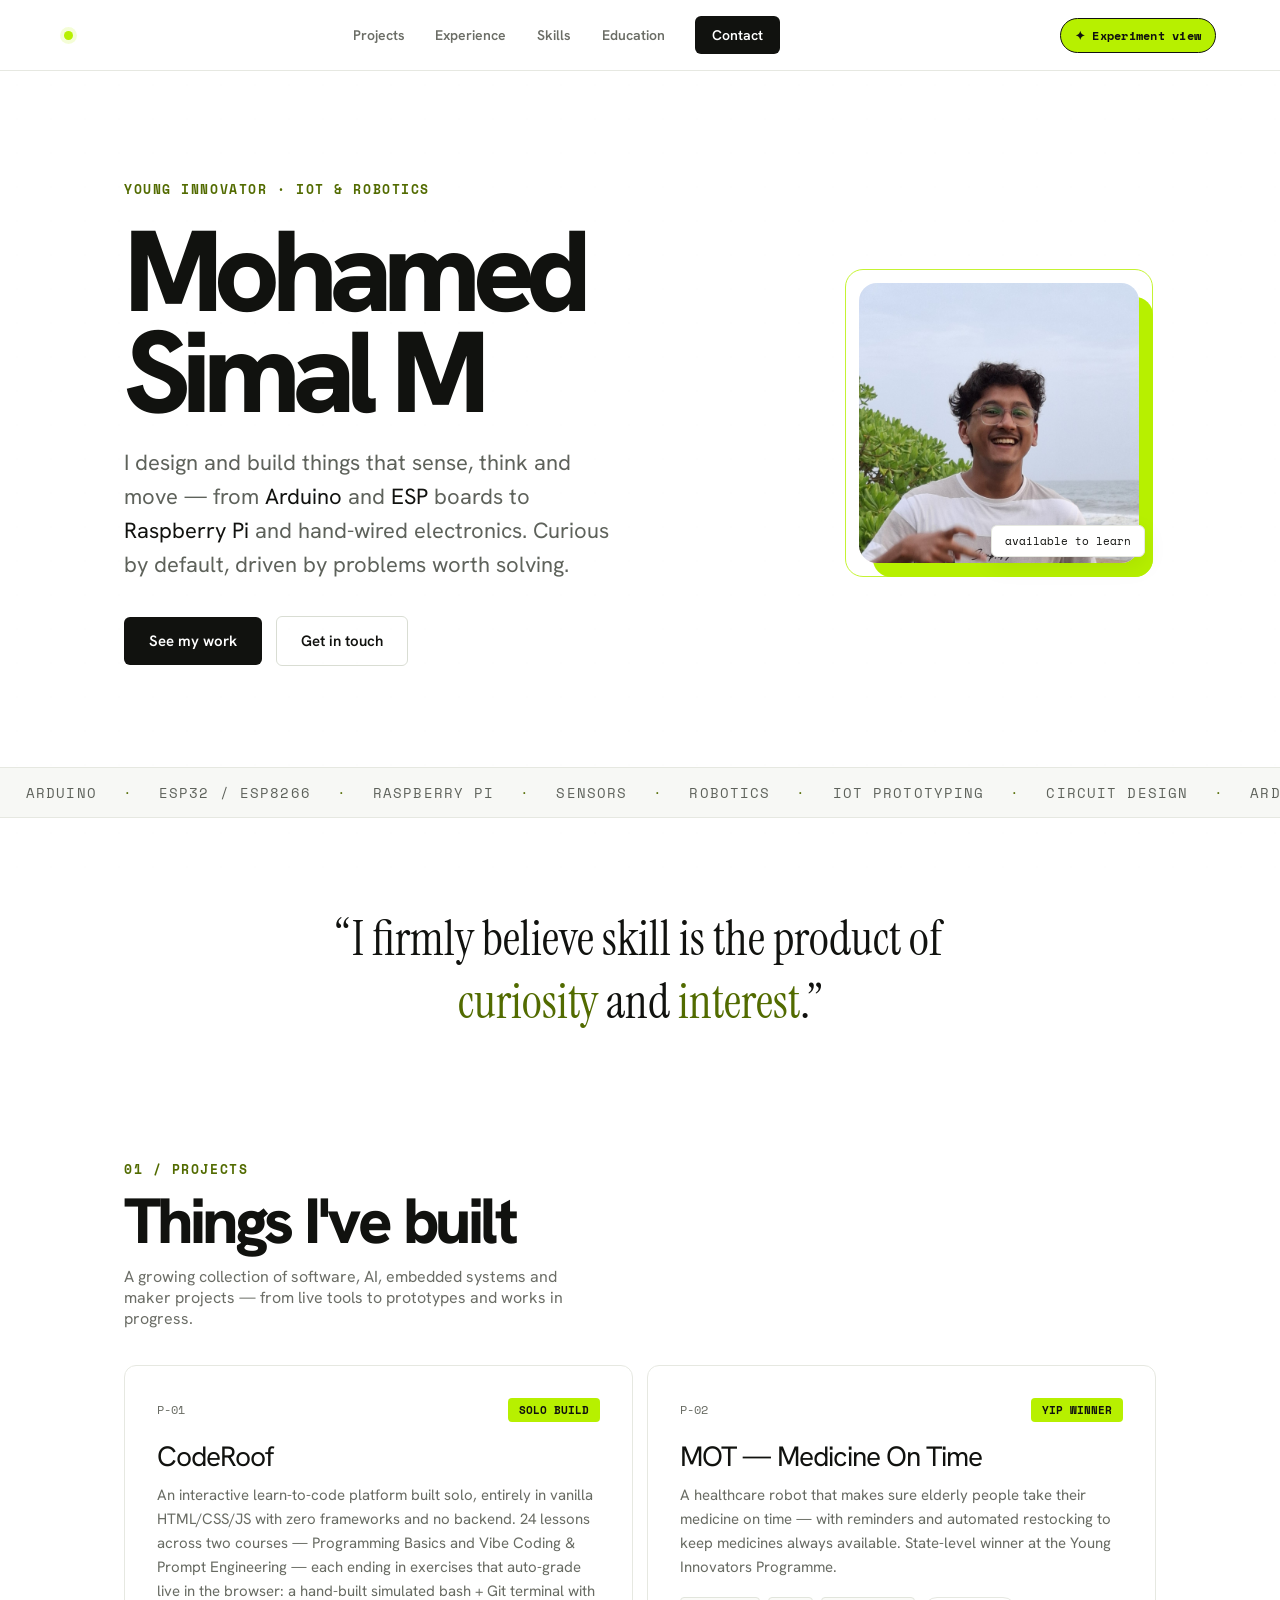
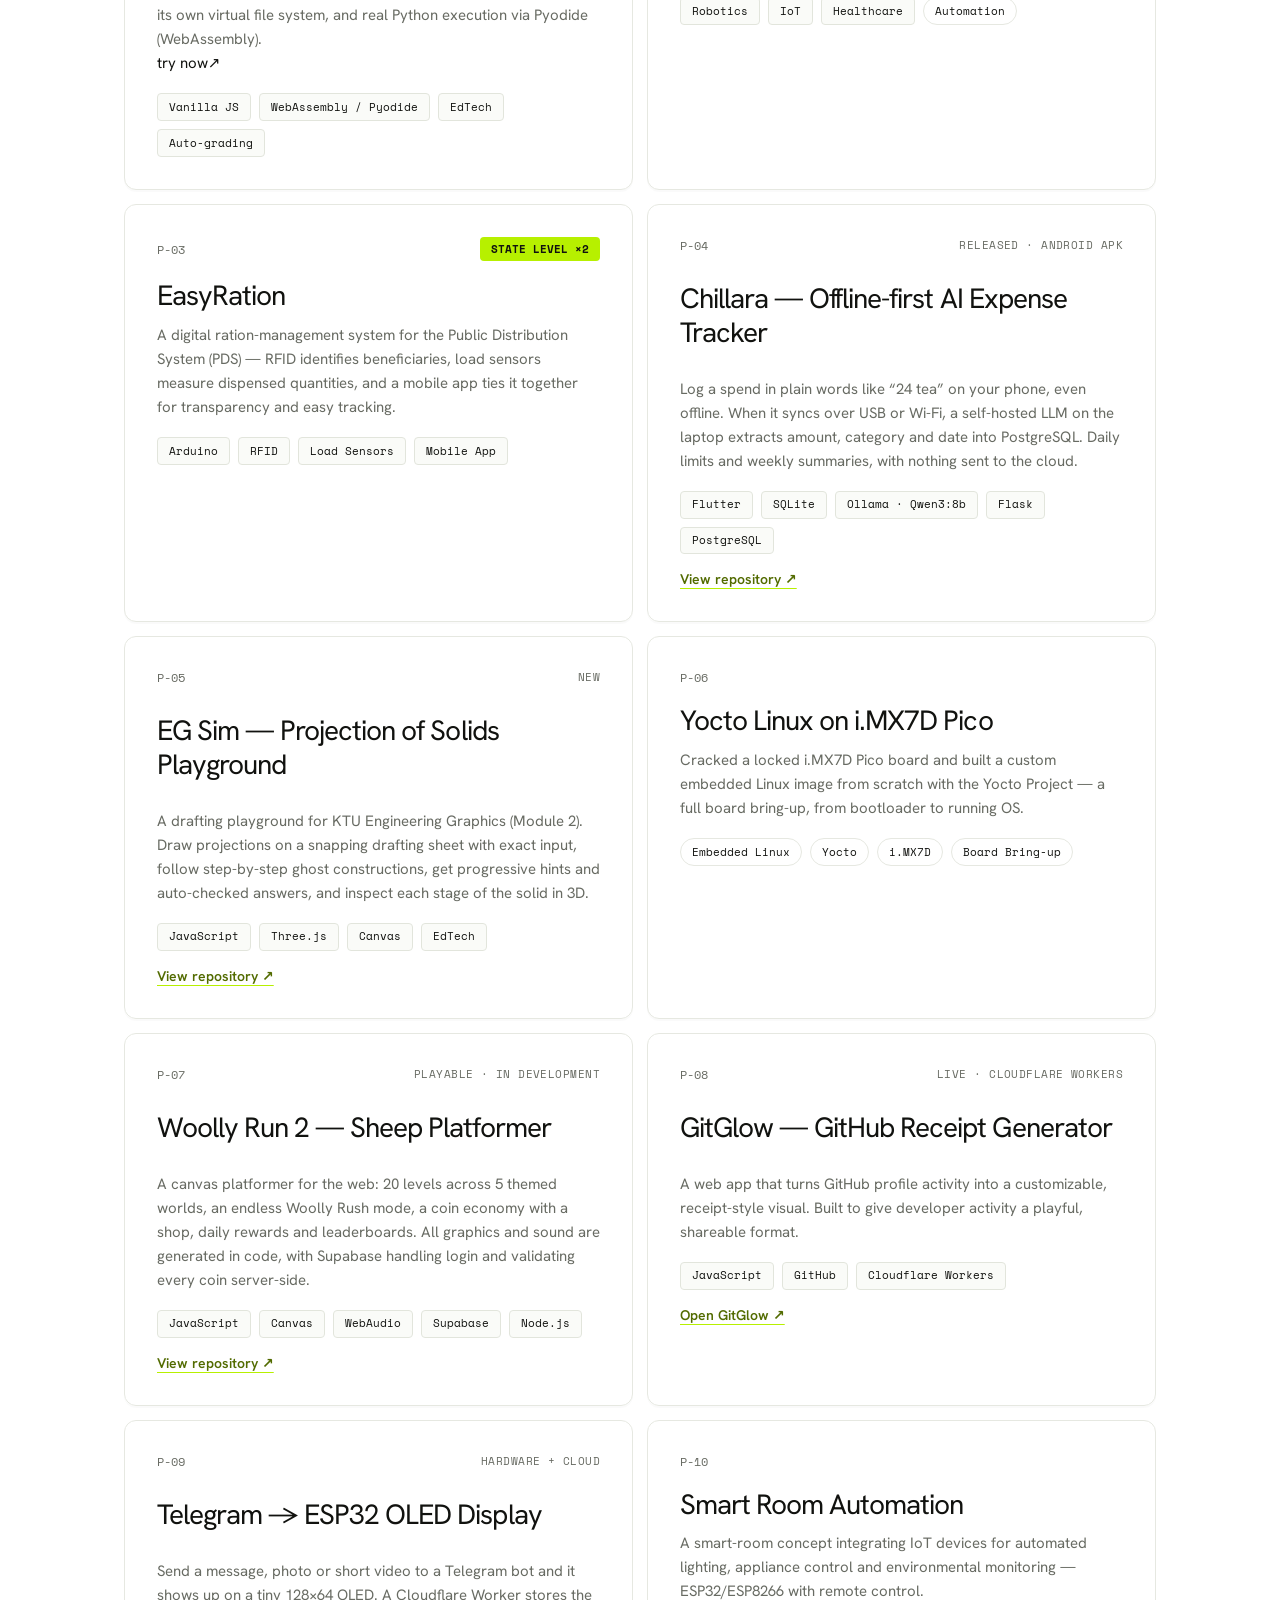
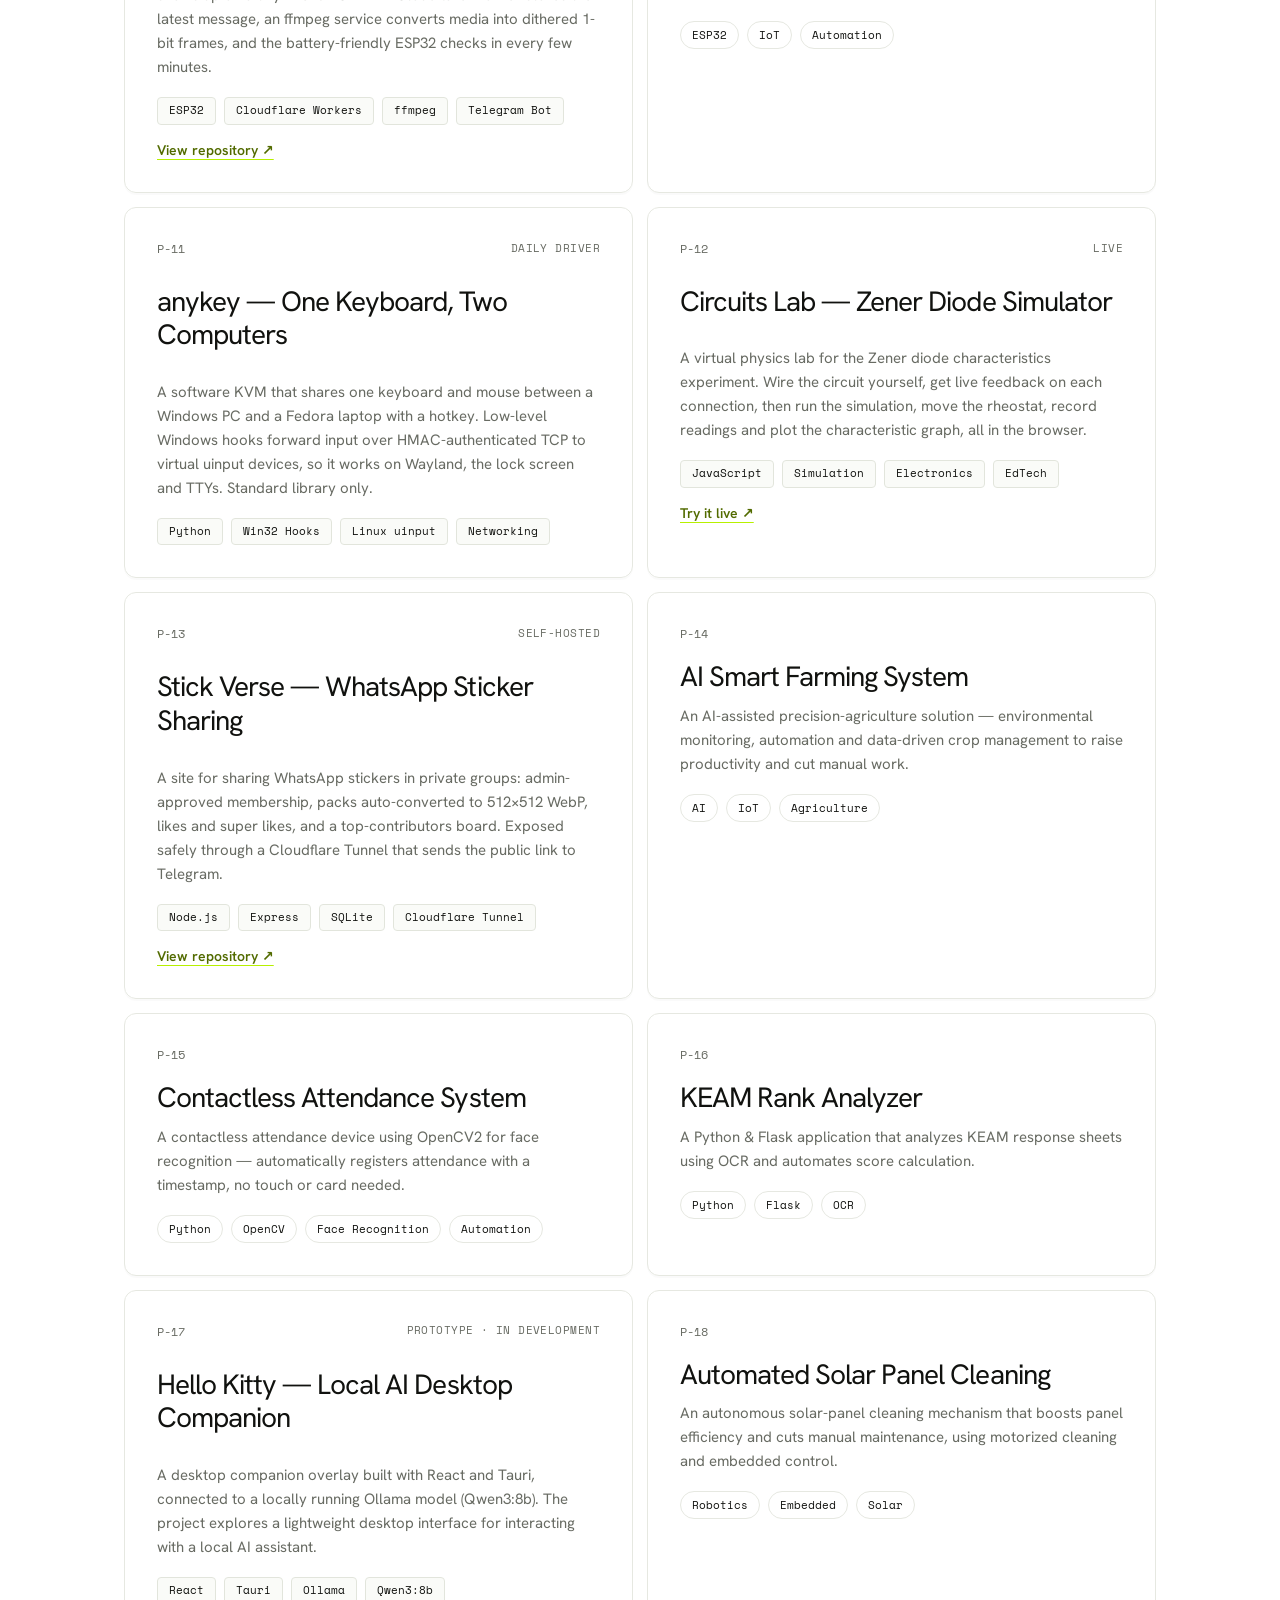
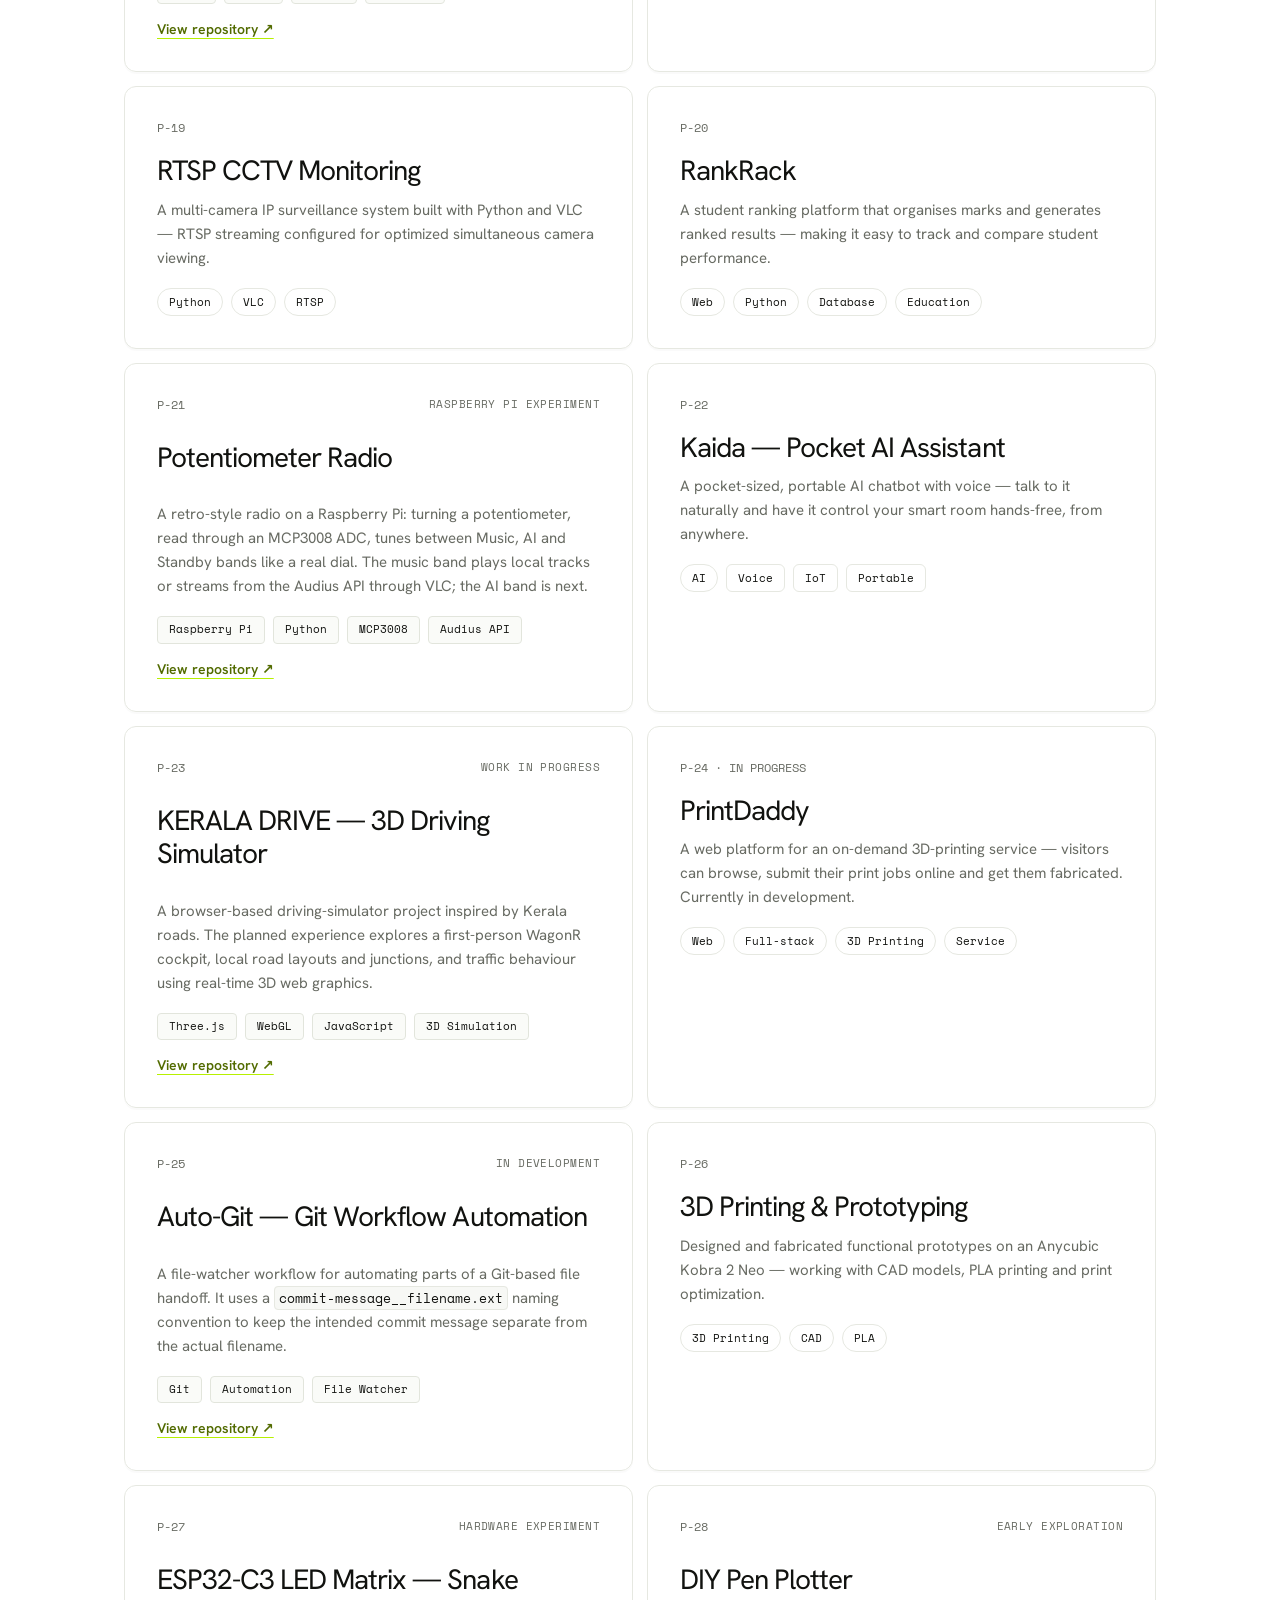
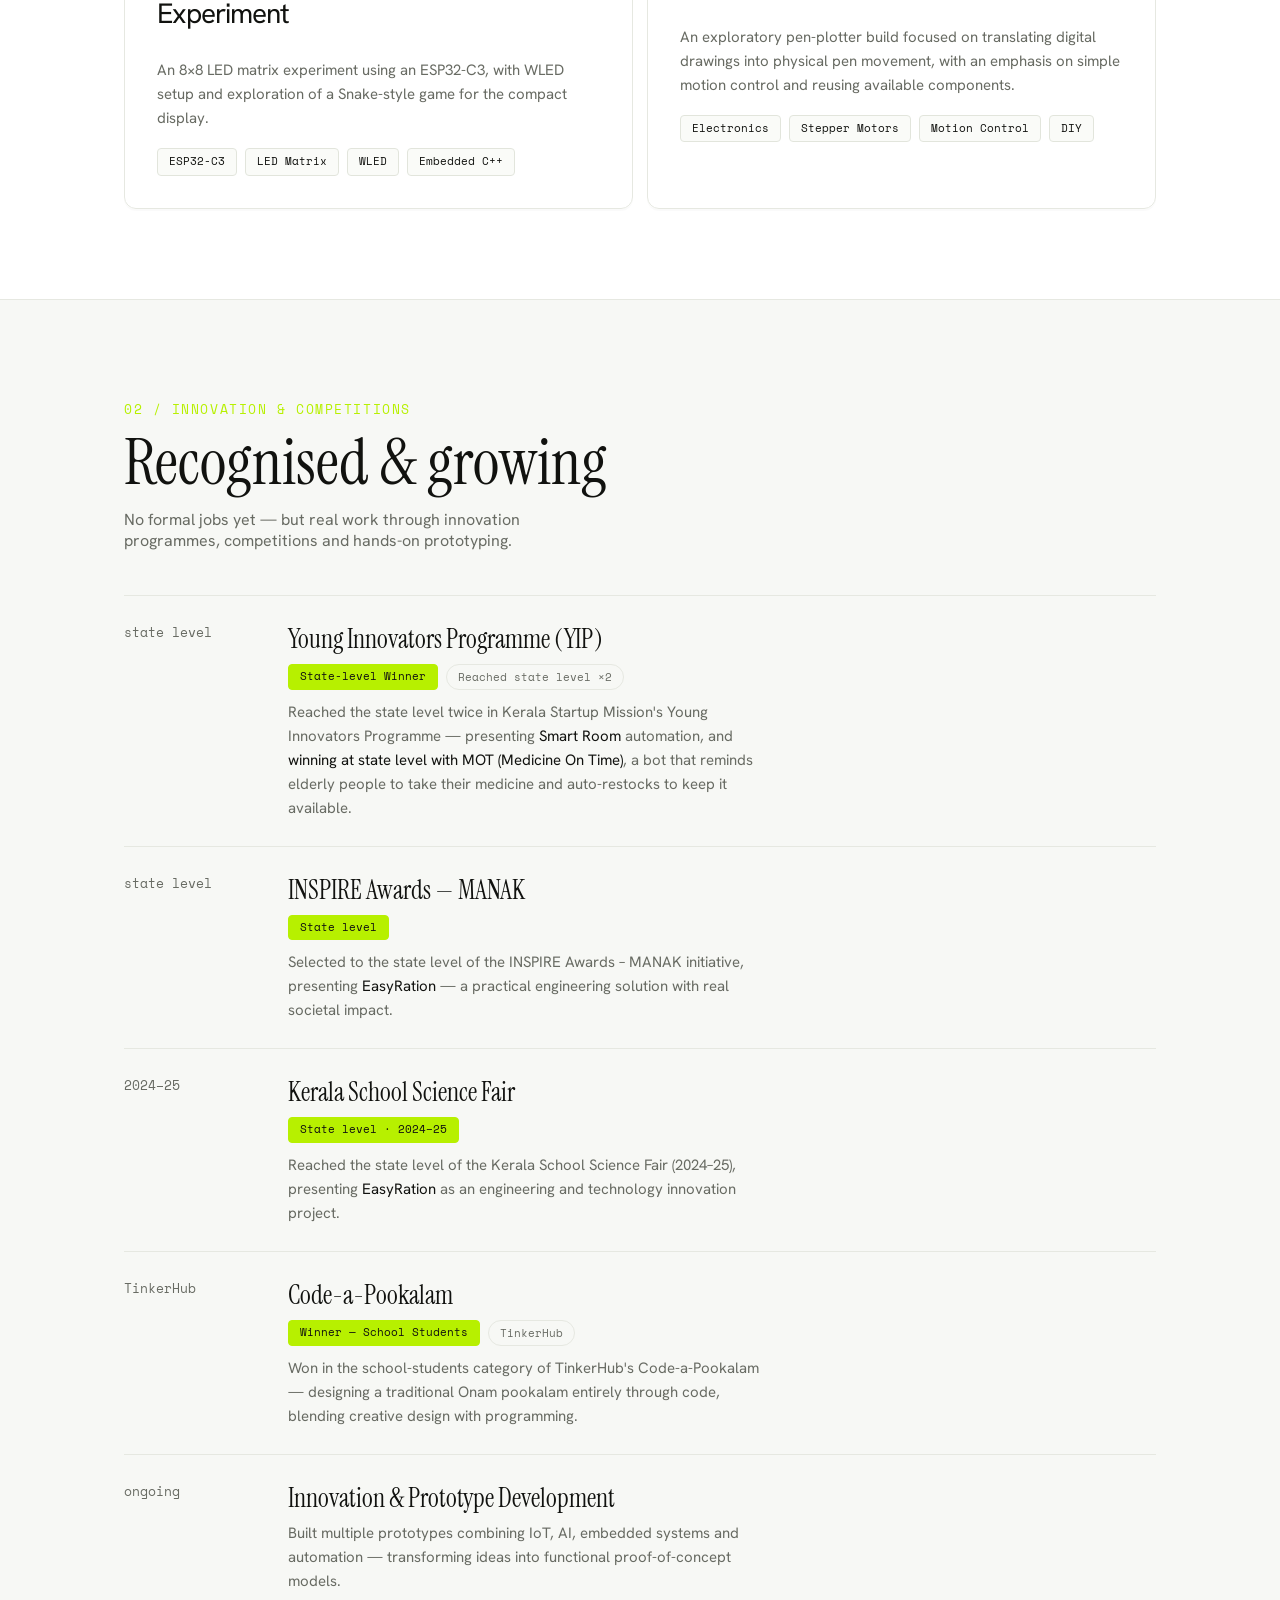
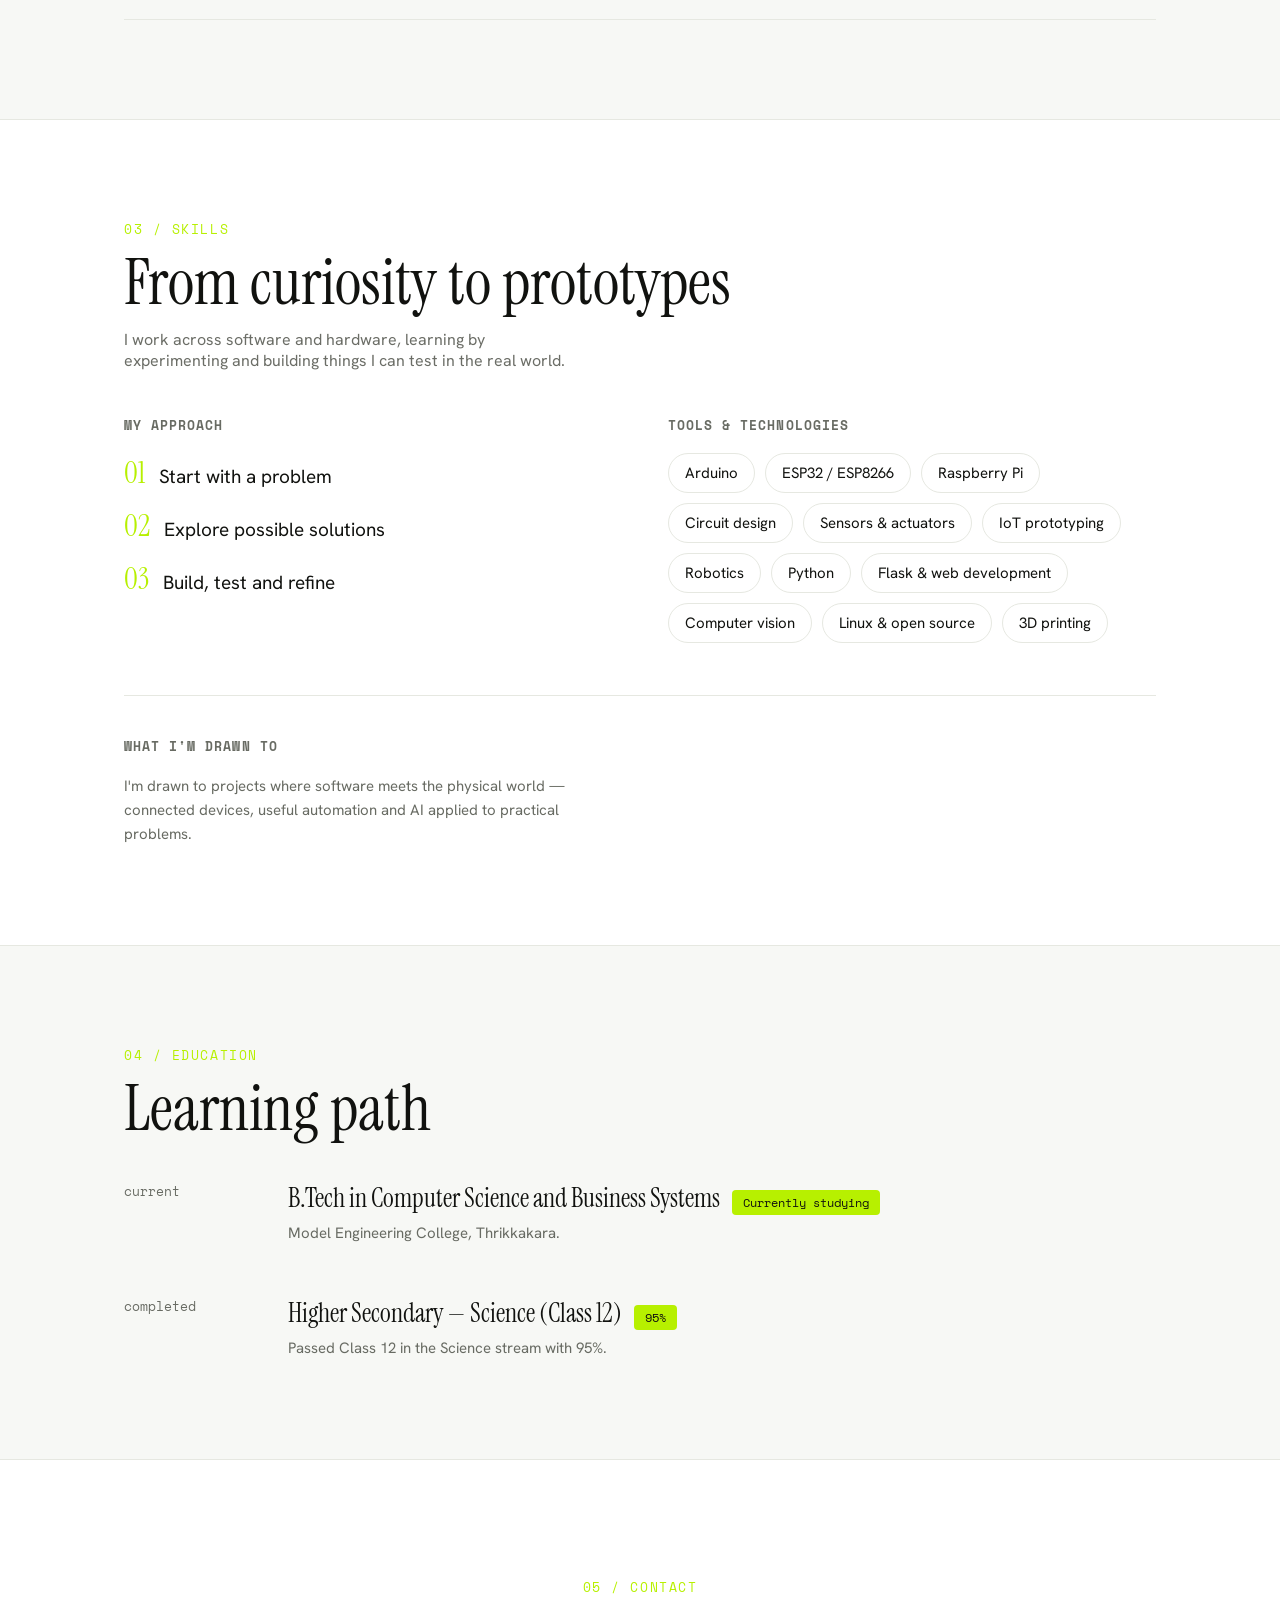
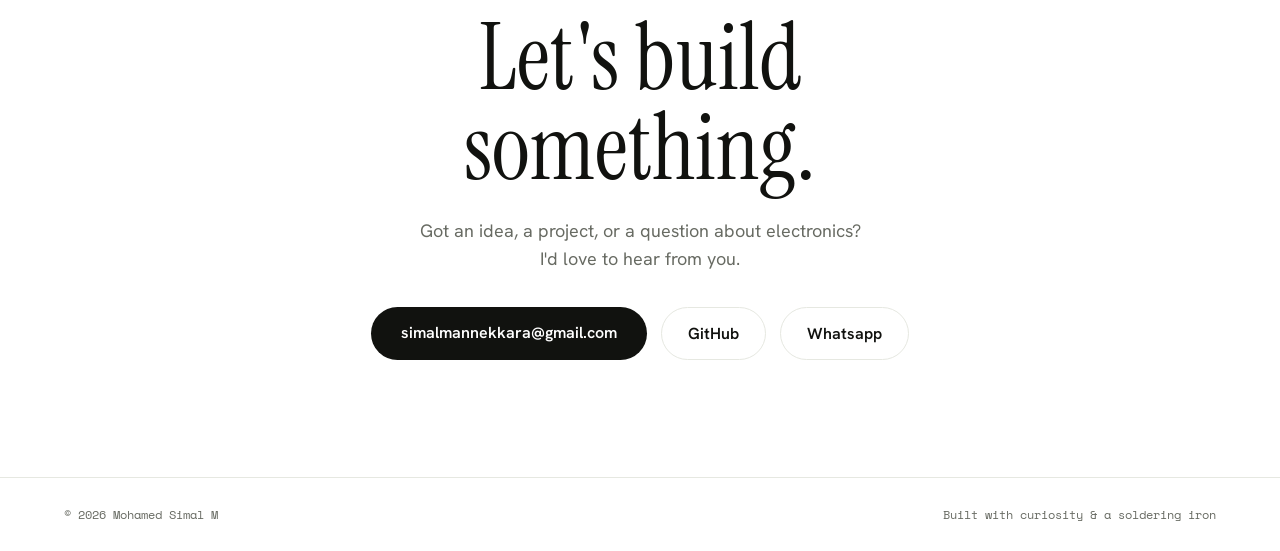
<file: classic/index.html>
<!DOCTYPE html>
<html lang="en">
<head>
  <meta charset="UTF-8">
  <meta name="viewport" content="width=device-width, initial-scale=1.0">
  <meta name="description" content="Mohamed Simal M — portfolio and CV">
  <title>Mohamed Simal M — CV</title>
  <link rel="preconnect" href="https://fonts.googleapis.com">
  <link rel="preconnect" href="https://fonts.gstatic.com" crossorigin>
  <link href="https://fonts.googleapis.com/css2?family=Instrument+Serif:ital@0;1&family=Hanken+Grotesk:wght@400;500;600;700;800&family=Space+Mono:wght@400;700&display=swap" rel="stylesheet">
  <link rel="stylesheet" href="styles.css">
  <script>
    // Visitors who picked the experimental design last time go straight back to it.
    try { if (localStorage.getItem("cv-view") === "experiment") location.replace("../experiment/"); } catch (_) {}
  </script>
</head>
<body>
<div id="cv-root" class="u1">

  <div id="sc-progress" class="u2"></div>

  <!-- ambient background -->
  <div aria-hidden="true" class="u3">
    <div class="u4"></div>
    <div class="u5"></div>
    <div class="u6"></div>
  </div>

  <div class="u7">

    <!-- nav -->
    <nav class="u8">
      <a href="#top" class="u9">
        <span class="u10"></span>
      </a>
      <div data-nav-links="" class="u11">
        <a href="#projects" class="u12">Projects</a>
        <a href="#experience" class="u13">Experience</a>
        <a href="#skills" class="u14">Skills</a>
        <a href="#education" class="u15">Education</a>
        <a href="#contact" class="u16">Contact</a>
      </div>
      <a href="../experiment/" class="view-switch" data-view="experiment" title="Switch to the experimental 3D design">✦ Experiment view</a>
    </nav>

    <!-- hero -->
    <header id="top" class="u17">
      <div>
        <div data-hero="" class="u18">Young Innovator · IoT &amp; Robotics</div>
        <h1 data-hero="" class="u19">Mohamed<br>Simal M</h1>
        <p data-hero="" class="u20">I design and build things that sense, think and move — from <span class="u21">Arduino</span> and <span class="u22">ESP</span> boards to <span class="u23">Raspberry&nbsp;Pi</span> and hand-wired electronics. Curious by default, driven by problems worth solving.</p>
        <div data-hero="" class="u24">
          <a href="#projects" class="u25">See my work</a>
          <a href="#contact" class="u26">Get in touch</a>
        </div>
      </div>
      <div data-hero="" class="u27">
        <div class="u28">
          <div class="u29"></div>
          <img id="msm-photo" src="../me.jpg" alt="Mohamed Simal M" class="profile-photo">
          <div class="u30">available to learn</div>
        </div>
      </div>
    </header>

    <!-- marquee -->
    <div class="u31">
      <div class="u32">
        <div class="u33">
          <span class="u34">Arduino</span><span class="u35">·</span><span class="u36">ESP32 / ESP8266</span><span class="u37">·</span><span class="u38">Raspberry Pi</span><span class="u39">·</span><span class="u40">Sensors</span><span class="u41">·</span><span class="u42">Robotics</span><span class="u43">·</span><span class="u44">IoT Prototyping</span><span class="u45">·</span><span class="u46">Circuit Design</span><span class="u47">·</span>
        </div>
        <div aria-hidden="true" class="u48">
          <span class="u49">Arduino</span><span class="u50">·</span><span class="u51">ESP32 / ESP8266</span><span class="u52">·</span><span class="u53">Raspberry Pi</span><span class="u54">·</span><span class="u55">Sensors</span><span class="u56">·</span><span class="u57">Robotics</span><span class="u58">·</span><span class="u59">IoT Prototyping</span><span class="u60">·</span><span class="u61">Circuit Design</span><span class="u62">·</span>
        </div>
      </div>
    </div>

    <!-- philosophy quote -->
    <div data-reveal class="u63">
      <p class="u64">
        “I firmly believe skill is the product of <span class="u65">curiosity</span> and <span class="u66">interest</span>.”
      </p>
    </div>

    <!-- projects -->
    <section id="projects" class="u67">
      <div data-reveal="" class="u68">
        <div class="u69">01 / PROJECTS</div>
        <h2 class="u70">Things I've built</h2>
        <p class="u71">A growing collection of software, AI, embedded systems and maker projects — from live tools to prototypes and works in progress.</p>
      </div>
      <div data-project-grid="" class="u72">
        <article data-reveal="" class="u73">
          <div class="u74">
            <span class="u75">P-01</span>
            <span class="u76">SOLO BUILD</span>
          </div>
          <h3 class="u77">CodeRoof</h3>
          <p class="u78">An interactive learn-to-code platform built solo, entirely in vanilla HTML/CSS/JS with zero frameworks and no backend. 24 lessons across two courses — Programming Basics and Vibe Coding &amp; Prompt Engineering — each ending in exercises that auto-grade live in the browser: a hand-built simulated bash + Git terminal with its own virtual file system, and real Python execution via Pyodide (WebAssembly).<br><a href="https://just-sil.github.io/code_roof/">try now↗</a></p>
          <div class="u79">
            <span class="u80">Vanilla JS</span>
            <span class="u81">WebAssembly / Pyodide</span>
            <span class="u82">EdTech</span>
            <span class="u83">Auto-grading</span>
          </div>
        </article>
        <article data-reveal="" class="u95">
          <div class="u96">
            <span class="u97">P-02</span>
            <span class="u98">YIP WINNER</span>
          </div>
          <h3 class="u99">MOT — Medicine On Time</h3>
          <p class="u100">A healthcare robot that makes sure elderly people take their medicine on time — with reminders and automated restocking to keep medicines always available. State-level winner at the Young Innovators Programme.</p>
          <div class="u101">
            <span class="u102">Robotics</span>
            <span class="u103">IoT</span>
            <span class="u104">Healthcare</span>
            <span class="u105">Automation</span>
          </div>
        </article>
        <article data-reveal="" class="u84">
          <div class="u85">
            <span class="u86">P-03</span>
            <span class="u87">STATE LEVEL ×2</span>
          </div>
          <h3 class="u88">EasyRation</h3>
          <p class="u89">A digital ration-management system for the Public Distribution System (PDS) — RFID identifies beneficiaries, load sensors measure dispensed quantities, and a mobile app ties it together for transparency and easy tracking.</p>
          <div class="u90">
            <span class="u91">Arduino</span>
            <span class="u92">RFID</span>
            <span class="u93">Load Sensors</span>
            <span class="u94">Mobile App</span>
          </div>
        </article>
        <article data-reveal="" class="project-card">
          <div class="project-card__header">
            <span class="project-card__id">P-04</span>
            <span class="project-card__meta">RELEASED · ANDROID APK</span>
          </div>
          <h3>Chillara — Offline-first AI Expense Tracker</h3>
          <p class="project-card__description">Log a spend in plain words like “24 tea” on your phone, even offline. When it syncs over USB or Wi-Fi, a self-hosted LLM on the laptop extracts amount, category and date into PostgreSQL. Daily limits and weekly summaries, with nothing sent to the cloud.</p>
          <div class="project-card__tags">
            <span class="project-card__tag">Flutter</span>
            <span class="project-card__tag">SQLite</span>
            <span class="project-card__tag">Ollama · Qwen3:8b</span>
            <span class="project-card__tag">Flask</span>
            <span class="project-card__tag">PostgreSQL</span>
          </div>
          <a class="project-card__link" href="https://github.com/just-sil/expense_tracker" target="_blank" rel="noopener noreferrer">View repository ↗</a>
        </article>
        <article data-reveal="" class="project-card">
          <div class="project-card__header">
            <span class="project-card__id">P-05</span>
            <span class="project-card__meta">NEW</span>
          </div>
          <h3>EG Sim — Projection of Solids Playground</h3>
          <p class="project-card__description">A drafting playground for KTU Engineering Graphics (Module 2). Draw projections on a snapping drafting sheet with exact input, follow step-by-step ghost constructions, get progressive hints and auto-checked answers, and inspect each stage of the solid in 3D.</p>
          <div class="project-card__tags">
            <span class="project-card__tag">JavaScript</span>
            <span class="project-card__tag">Three.js</span>
            <span class="project-card__tag">Canvas</span>
            <span class="project-card__tag">EdTech</span>
          </div>
          <a class="project-card__link" href="https://github.com/just-sil/eg-sim" target="_blank" rel="noopener noreferrer">View repository ↗</a>
        </article>
        <article data-reveal="" class="u181">
          <div class="u182">P-06</div>
          <h3 class="u183">Yocto Linux on i.MX7D Pico</h3>
          <p class="u184">Cracked a locked i.MX7D Pico board and built a custom embedded Linux image from scratch with the Yocto Project — a full board bring-up, from bootloader to running OS.</p>
          <div class="u185">
            <span class="u186">Embedded Linux</span>
            <span class="u187">Yocto</span>
            <span class="u188">i.MX7D</span>
            <span class="u189">Board Bring-up</span>
          </div>
        </article>
        <article data-reveal="" class="project-card">
          <div class="project-card__header">
            <span class="project-card__id">P-07</span>
            <span class="project-card__meta">PLAYABLE · IN DEVELOPMENT</span>
          </div>
          <h3>Woolly Run 2 — Sheep Platformer</h3>
          <p class="project-card__description">A canvas platformer for the web: 20 levels across 5 themed worlds, an endless Woolly Rush mode, a coin economy with a shop, daily rewards and leaderboards. All graphics and sound are generated in code, with Supabase handling login and validating every coin server-side.</p>
          <div class="project-card__tags">
            <span class="project-card__tag">JavaScript</span>
            <span class="project-card__tag">Canvas</span>
            <span class="project-card__tag">WebAudio</span>
            <span class="project-card__tag">Supabase</span>
            <span class="project-card__tag">Node.js</span>
          </div>
          <a class="project-card__link" href="https://github.com/just-sil/cospo" target="_blank" rel="noopener noreferrer">View repository ↗</a>
        </article>
        <article data-reveal="" class="project-card">
          <div class="project-card__header">
            <span class="project-card__id">P-08</span>
            <span class="project-card__meta">LIVE · CLOUDFLARE WORKERS</span>
          </div>
          <h3>GitGlow — GitHub Receipt Generator</h3>
          <p class="project-card__description">A web app that turns GitHub profile activity into a customizable, receipt-style visual. Built to give developer activity a playful, shareable format.</p>
          <div class="project-card__tags">
            <span class="project-card__tag">JavaScript</span>
            <span class="project-card__tag">GitHub</span>
            <span class="project-card__tag">Cloudflare Workers</span>
          </div>
          <a class="project-card__link" href="https://gitglow.pages.dev/" target="_blank" rel="noopener noreferrer">Open GitGlow ↗</a>
        </article>
        <article data-reveal="" class="project-card">
          <div class="project-card__header">
            <span class="project-card__id">P-09</span>
            <span class="project-card__meta">HARDWARE + CLOUD</span>
          </div>
          <h3>Telegram → ESP32 OLED Display</h3>
          <p class="project-card__description">Send a message, photo or short video to a Telegram bot and it shows up on a tiny 128×64 OLED. A Cloudflare Worker stores the latest message, an ffmpeg service converts media into dithered 1-bit frames, and the battery-friendly ESP32 checks in every few minutes.</p>
          <div class="project-card__tags">
            <span class="project-card__tag">ESP32</span>
            <span class="project-card__tag">Cloudflare Workers</span>
            <span class="project-card__tag">ffmpeg</span>
            <span class="project-card__tag">Telegram Bot</span>
          </div>
          <a class="project-card__link" href="https://github.com/just-sil/pathiribot" target="_blank" rel="noopener noreferrer">View repository ↗</a>
        </article>
        <article data-reveal="" class="u132">
          <div class="u133">P-10</div>
          <h3 class="u134">Smart Room Automation</h3>
          <p class="u135">A smart-room concept integrating IoT devices for automated lighting, appliance control and environmental monitoring — ESP32/ESP8266 with remote control.</p>
          <div class="u136">
            <span class="u137">ESP32</span>
            <span class="u138">IoT</span>
            <span class="u139">Automation</span>
          </div>
        </article>
        <article data-reveal="" class="project-card">
          <div class="project-card__header">
            <span class="project-card__id">P-11</span>
            <span class="project-card__meta">DAILY DRIVER</span>
          </div>
          <h3>anykey — One Keyboard, Two Computers</h3>
          <p class="project-card__description">A software KVM that shares one keyboard and mouse between a Windows PC and a Fedora laptop with a hotkey. Low-level Windows hooks forward input over HMAC-authenticated TCP to virtual uinput devices, so it works on Wayland, the lock screen and TTYs. Standard library only.</p>
          <div class="project-card__tags">
            <span class="project-card__tag">Python</span>
            <span class="project-card__tag">Win32 Hooks</span>
            <span class="project-card__tag">Linux uinput</span>
            <span class="project-card__tag">Networking</span>
          </div>
        </article>
        <article data-reveal="" class="project-card">
          <div class="project-card__header">
            <span class="project-card__id">P-12</span>
            <span class="project-card__meta">LIVE</span>
          </div>
          <h3>Circuits Lab — Zener Diode Simulator</h3>
          <p class="project-card__description">A virtual physics lab for the Zener diode characteristics experiment. Wire the circuit yourself, get live feedback on each connection, then run the simulation, move the rheostat, record readings and plot the characteristic graph, all in the browser.</p>
          <div class="project-card__tags">
            <span class="project-card__tag">JavaScript</span>
            <span class="project-card__tag">Simulation</span>
            <span class="project-card__tag">Electronics</span>
            <span class="project-card__tag">EdTech</span>
          </div>
          <a class="project-card__link" href="https://just-sil.github.io/sim-lab/" target="_blank" rel="noopener noreferrer">Try it live ↗</a>
        </article>
        <article data-reveal="" class="project-card">
          <div class="project-card__header">
            <span class="project-card__id">P-13</span>
            <span class="project-card__meta">SELF-HOSTED</span>
          </div>
          <h3>Stick Verse — WhatsApp Sticker Sharing</h3>
          <p class="project-card__description">A site for sharing WhatsApp stickers in private groups: admin-approved membership, packs auto-converted to 512×512 WebP, likes and super likes, and a top-contributors board. Exposed safely through a Cloudflare Tunnel that sends the public link to Telegram.</p>
          <div class="project-card__tags">
            <span class="project-card__tag">Node.js</span>
            <span class="project-card__tag">Express</span>
            <span class="project-card__tag">SQLite</span>
            <span class="project-card__tag">Cloudflare Tunnel</span>
          </div>
          <a class="project-card__link" href="https://github.com/just-sil/stickverse" target="_blank" rel="noopener noreferrer">View repository ↗</a>
        </article>
        <article data-reveal="" class="u106">
          <div class="u107">P-14</div>
          <h3 class="u108">AI Smart Farming System</h3>
          <p class="u109">An AI-assisted precision-agriculture solution — environmental monitoring, automation and data-driven crop management to raise productivity and cut manual work.</p>
          <div class="u110">
            <span class="u111">AI</span>
            <span class="u112">IoT</span>
            <span class="u113">Agriculture</span>
          </div>
        </article>
        <article data-reveal="" class="u190">
          <div class="u191">P-15</div>
          <h3 class="u192">Contactless Attendance System</h3>
          <p class="u193">A contactless attendance device using OpenCV2 for face recognition — automatically registers attendance with a timestamp, no touch or card needed.</p>
          <div class="u194">
            <span class="u195">Python</span>
            <span class="u196">OpenCV</span>
            <span class="u197">Face Recognition</span>
            <span class="u198">Automation</span>
          </div>
        </article>
        <article data-reveal="" class="u173">
          <div class="u174">P-16</div>
          <h3 class="u175">KEAM Rank Analyzer</h3>
          <p class="u176">A Python &amp; Flask application that analyzes KEAM response sheets using OCR and automates score calculation.</p>
          <div class="u177">
            <span class="u178">Python</span>
            <span class="u179">Flask</span>
            <span class="u180">OCR</span>
          </div>
        </article>
        <article data-reveal="" class="project-card">
          <div class="project-card__header">
            <span class="project-card__id">P-17</span>
            <span class="project-card__meta">PROTOTYPE · IN DEVELOPMENT</span>
          </div>
          <h3>Hello Kitty — Local AI Desktop Companion</h3>
          <p class="project-card__description">A desktop companion overlay built with React and Tauri, connected to a locally running Ollama model (Qwen3:8b). The project explores a lightweight desktop interface for interacting with a local AI assistant.</p>
          <div class="project-card__tags">
            <span class="project-card__tag">React</span>
            <span class="project-card__tag">Tauri</span>
            <span class="project-card__tag">Ollama</span>
            <span class="project-card__tag">Qwen3:8b</span>
          </div>
          <a class="project-card__link" href="https://github.com/just-sil/hello_kitty" target="_blank" rel="noopener noreferrer">View repository ↗</a>
        </article>
        <article data-reveal="" class="u149">
          <div class="u150">P-18</div>
          <h3 class="u151">Automated Solar Panel Cleaning</h3>
          <p class="u152">An autonomous solar-panel cleaning mechanism that boosts panel efficiency and cuts manual maintenance, using motorized cleaning and embedded control.</p>
          <div class="u153">
            <span class="u154">Robotics</span>
            <span class="u155">Embedded</span>
            <span class="u156">Solar</span>
          </div>
        </article>
        <article data-reveal="" class="u157">
          <div class="u158">P-19</div>
          <h3 class="u159">RTSP CCTV Monitoring</h3>
          <p class="u160">A multi-camera IP surveillance system built with Python and VLC — RTSP streaming configured for optimized simultaneous camera viewing.</p>
          <div class="u161">
            <span class="u162">Python</span>
            <span class="u163">VLC</span>
            <span class="u164">RTSP</span>
          </div>
        </article>
        <article data-reveal="" class="u140">
          <div class="u141">P-20</div>
          <h3 class="u142">RankRack</h3>
          <p class="u143">A student ranking platform that organises marks and generates ranked results — making it easy to track and compare student performance.</p>
          <div class="u144">
            <span class="u145">Web</span>
            <span class="u146">Python</span>
            <span class="u147">Database</span>
            <span class="u148">Education</span>
          </div>
        </article>
        <article data-reveal="" class="project-card">
          <div class="project-card__header">
            <span class="project-card__id">P-21</span>
            <span class="project-card__meta">RASPBERRY PI EXPERIMENT</span>
          </div>
          <h3>Potentiometer Radio</h3>
          <p class="project-card__description">A retro-style radio on a Raspberry Pi: turning a potentiometer, read through an MCP3008 ADC, tunes between Music, AI and Standby bands like a real dial. The music band plays local tracks or streams from the Audius API through VLC; the AI band is next.</p>
          <div class="project-card__tags">
            <span class="project-card__tag">Raspberry Pi</span>
            <span class="project-card__tag">Python</span>
            <span class="project-card__tag">MCP3008</span>
            <span class="project-card__tag">Audius API</span>
          </div>
          <a class="project-card__link" href="https://github.com/just-sil/the-faah-radio" target="_blank" rel="noopener noreferrer">View repository ↗</a>
        </article>
        <article data-reveal="" class="u114">
          <div class="u115">P-22</div>
          <h3 class="u116">Kaida — Pocket AI Assistant</h3>
          <p class="u117">A pocket-sized, portable AI chatbot with voice — talk to it naturally and have it control your smart room hands-free, from anywhere.</p>
          <div class="u118">
            <span class="u119">AI</span>
            <span class="u120">Voice</span>
            <span class="u121">IoT</span>
            <span class="u122">Portable</span>
          </div>
        </article>
        <article data-reveal="" class="project-card">
          <div class="project-card__header">
            <span class="project-card__id">P-23</span>
            <span class="project-card__meta">WORK IN PROGRESS</span>
          </div>
          <h3>KERALA DRIVE — 3D Driving Simulator</h3>
          <p class="project-card__description">A browser-based driving-simulator project inspired by Kerala roads. The planned experience explores a first-person WagonR cockpit, local road layouts and junctions, and traffic behaviour using real-time 3D web graphics.</p>
          <div class="project-card__tags">
            <span class="project-card__tag">Three.js</span>
            <span class="project-card__tag">WebGL</span>
            <span class="project-card__tag">JavaScript</span>
            <span class="project-card__tag">3D Simulation</span>
          </div>
          <a class="project-card__link" href="https://github.com/just-sil/kerala-drive" target="_blank" rel="noopener noreferrer">View repository ↗</a>
        </article>
        <article data-reveal="" class="u123">
          <div class="u124">P-24 · IN PROGRESS</div>
          <h3 class="u125">PrintDaddy</h3>
          <p class="u126">A web platform for an on-demand 3D-printing service — visitors can browse, submit their print jobs online and get them fabricated. Currently in development.</p>
          <div class="u127">
            <span class="u128">Web</span>
            <span class="u129">Full-stack</span>
            <span class="u130">3D Printing</span>
            <span class="u131">Service</span>
          </div>
        </article>
        <article data-reveal="" class="project-card">
          <div class="project-card__header">
            <span class="project-card__id">P-25</span>
            <span class="project-card__meta">IN DEVELOPMENT</span>
          </div>
          <h3>Auto-Git — Git Workflow Automation</h3>
          <p class="project-card__description">A file-watcher workflow for automating parts of a Git-based file handoff. It uses a <code>commit-message__filename.ext</code> naming convention to keep the intended commit message separate from the actual filename.</p>
          <div class="project-card__tags">
            <span class="project-card__tag">Git</span>
            <span class="project-card__tag">Automation</span>
            <span class="project-card__tag">File Watcher</span>
          </div>
          <a class="project-card__link" href="https://github.com/just-sil/auto-git" target="_blank" rel="noopener noreferrer">View repository ↗</a>
        </article>
        <article data-reveal="" class="u165">
          <div class="u166">P-26</div>
          <h3 class="u167">3D Printing &amp; Prototyping</h3>
          <p class="u168">Designed and fabricated functional prototypes on an Anycubic Kobra 2 Neo — working with CAD models, PLA printing and print optimization.</p>
          <div class="u169">
            <span class="u170">3D Printing</span>
            <span class="u171">CAD</span>
            <span class="u172">PLA</span>
          </div>
        </article>
        <article data-reveal="" class="project-card">
          <div class="project-card__header">
            <span class="project-card__id">P-27</span>
            <span class="project-card__meta">HARDWARE EXPERIMENT</span>
          </div>
          <h3>ESP32-C3 LED Matrix — Snake Experiment</h3>
          <p class="project-card__description">An 8×8 LED matrix experiment using an ESP32-C3, with WLED setup and exploration of a Snake-style game for the compact display.</p>
          <div class="project-card__tags">
            <span class="project-card__tag">ESP32-C3</span>
            <span class="project-card__tag">LED Matrix</span>
            <span class="project-card__tag">WLED</span>
            <span class="project-card__tag">Embedded C++</span>
          </div>
        </article>
        <article data-reveal="" class="project-card">
          <div class="project-card__header">
            <span class="project-card__id">P-28</span>
            <span class="project-card__meta">EARLY EXPLORATION</span>
          </div>
          <h3>DIY Pen Plotter</h3>
          <p class="project-card__description">An exploratory pen-plotter build focused on translating digital drawings into physical pen movement, with an emphasis on simple motion control and reusing available components.</p>
          <div class="project-card__tags">
            <span class="project-card__tag">Electronics</span>
            <span class="project-card__tag">Stepper Motors</span>
            <span class="project-card__tag">Motion Control</span>
            <span class="project-card__tag">DIY</span>
          </div>
        </article>
      </div></div>
    </section>

    <!-- experience & achievements -->
    <section id="experience" class="u199">
      <div class="u200">
        <div data-reveal="" class="u201">
          <div class="u202">02 / INNOVATION &amp; COMPETITIONS</div>
          <h2 class="u203">Recognised &amp; growing</h2>
          <p class="u204">No formal jobs yet — but real work through innovation programmes, competitions and hands-on prototyping.</p>
        </div>
        <div class="u205">
          <div data-reveal="" data-timeline-row="" class="u206">
            <div class="u207">state level</div>
            <div>
              <h3 class="u208">Young Innovators Programme (YIP)</h3>
              <div class="u209">
                <span class="u210">State-level Winner</span>
                <span class="u211">Reached state level ×2</span>
              </div>
              <p class="u212">Reached the state level twice in Kerala Startup Mission's Young Innovators Programme — presenting <span class="u213">Smart Room</span> automation, and <span class="u214">winning at state level with MOT (Medicine On Time)</span>, a bot that reminds elderly people to take their medicine and auto-restocks to keep it available.</p>
            </div>
          </div>
          <div data-reveal="" data-timeline-row="" class="u215">
            <div class="u216">state level</div>
            <div>
              <h3 class="u217">INSPIRE Awards — MANAK</h3>
              <div class="u218">
                <span class="u219">State level</span>
              </div>
              <p class="u220">Selected to the state level of the INSPIRE Awards – MANAK initiative, presenting <span class="u221">EasyRation</span> — a practical engineering solution with real societal impact.</p>
            </div>
          </div>
          <div data-reveal="" data-timeline-row="" class="u222">
            <div class="u223">2024–25</div>
            <div>
              <h3 class="u224">Kerala School Science Fair</h3>
              <div class="u225">
                <span class="u226">State level · 2024–25</span>
              </div>
              <p class="u227">Reached the state level of the Kerala School Science Fair (2024–25), presenting <span class="u228">EasyRation</span> as an engineering and technology innovation project.</p>
            </div>
          </div>
          <div data-reveal="" data-timeline-row="" class="u229">
            <div class="u230">TinkerHub</div>
            <div>
              <h3 class="u231">Code-a-Pookalam</h3>
              <div class="u232">
                <span class="u233">Winner — School Students</span>
                <span class="u234">TinkerHub</span>
              </div>
              <p class="u235">Won in the school-students category of TinkerHub's Code-a-Pookalam — designing a traditional Onam pookalam entirely through code, blending creative design with programming.</p>
            </div>
          </div>
          
          <div data-reveal="" data-timeline-row="" class="u236">
            <div class="u237">ongoing</div>
            <div>
              <h3 class="u238">Innovation &amp; Prototype Development</h3>
              <p class="u239">Built multiple prototypes combining IoT, AI, embedded systems and automation — transforming ideas into functional proof-of-concept models.</p>
            </div>
          </div>
        </div>
      </div>
    </section>

    <!-- skills -->
    <section id="skills" class="u240">
      <div data-reveal="" class="u241">
        <div class="u242">03 / SKILLS</div>
        <h2 class="u243">From curiosity to prototypes</h2>
        <p class="u71">I work across software and hardware, learning by experimenting and building things I can test in the real world.</p>
      </div>
      <div data-skills-grid="" class="u244">
        <div data-reveal="" class="u245">
          <h3 class="u246">My approach</h3>
          <div class="u247">
            <div class="u248"><span class="u249">01</span><span class="u250">Start with a problem</span></div>
            <div class="u251"><span class="u252">02</span><span class="u253">Explore possible solutions</span></div>
            <div class="u254"><span class="u255">03</span><span class="u256">Build, test and refine</span></div>
          </div>
        </div>
        <div data-reveal="" class="u257">
          <h3 class="u258">Tools &amp; technologies</h3>
          <div class="u259">
            <span class="u260">Arduino</span>
            <span class="u261">ESP32 / ESP8266</span>
            <span class="u262">Raspberry Pi</span>
            <span class="u263">Circuit design</span>
            <span class="u264">Sensors &amp; actuators</span>
            <span class="u265">IoT prototyping</span>
            <span class="u266">Robotics</span>
            <span class="u267">Python</span>
            <span class="u268">Flask &amp; web development</span>
            <span class="u269">Computer vision</span>
            <span class="u270">Linux &amp; open source</span>
            <span class="u271">3D printing</span>
          </div>
        </div>
      </div>
      <div data-reveal="" class="u272">
        <h3 class="u273">What I'm drawn to</h3>
        <p class="u302">I'm drawn to projects where software meets the physical world — connected devices, useful automation and AI applied to practical problems.</p>
      </div>
    </section>

    <!-- education -->
    <section id="education" class="u292">
      <div class="u293">
        <div data-reveal="" class="u294">
          <div class="u295">04 / EDUCATION</div>
          <h2 class="u296">Learning path</h2>
        </div>
        <div data-reveal="" data-timeline-row="" class="u297">
          <div class="u298">current</div>
          <div>
            <div class="u299">
              <h3 class="u300">B.Tech in Computer Science and Business Systems</h3>
              <span class="u301">Currently studying</span>
            </div>
            <p class="u302">Model Engineering College, Thrikkakara.</p>
          </div>
        </div>
        <div data-reveal="" data-timeline-row="" class="u297">
          <div class="u298">completed</div>
          <div>
            <div class="u299">
              <h3 class="u300">Higher Secondary — Science (Class 12)</h3>
              <span class="u301">95%</span>
            </div>
            <p class="u302">Passed Class 12 in the Science stream with 95%.</p>
          </div>
        </div>
      </div>
    </section>

    <!-- contact -->
    <section id="contact" class="u303">
      <div data-reveal="" class="u304">
        <div class="u305">05 / CONTACT</div>
        <h2 class="u306">Let's build something.</h2>
        <p class="u307">Got an idea, a project, or a question about electronics? I'd love to hear from you.</p>
        <div class="u308">
          <a href="mailto:simalmannekkara@gmail.com" class="u309">simalmannekkara@gmail.com</a>
          <a href="https://github.com/just-sil" target="_blank" rel="noopener" class="u310">GitHub</a>
          <a href="https://wa.me/+919633302482" target="_blank" rel="noopener" class="u311">Whatsapp</a>
        </div>
      </div>
    </section>

    <footer class="u312">
      <span>© <span id="year"></span> Mohamed Simal M</span>
      <span>Built with curiosity &amp; a soldering iron</span>
    </footer>

  </div>
</div>

<script src="script.js"></script>
</body>
</html>
</file>
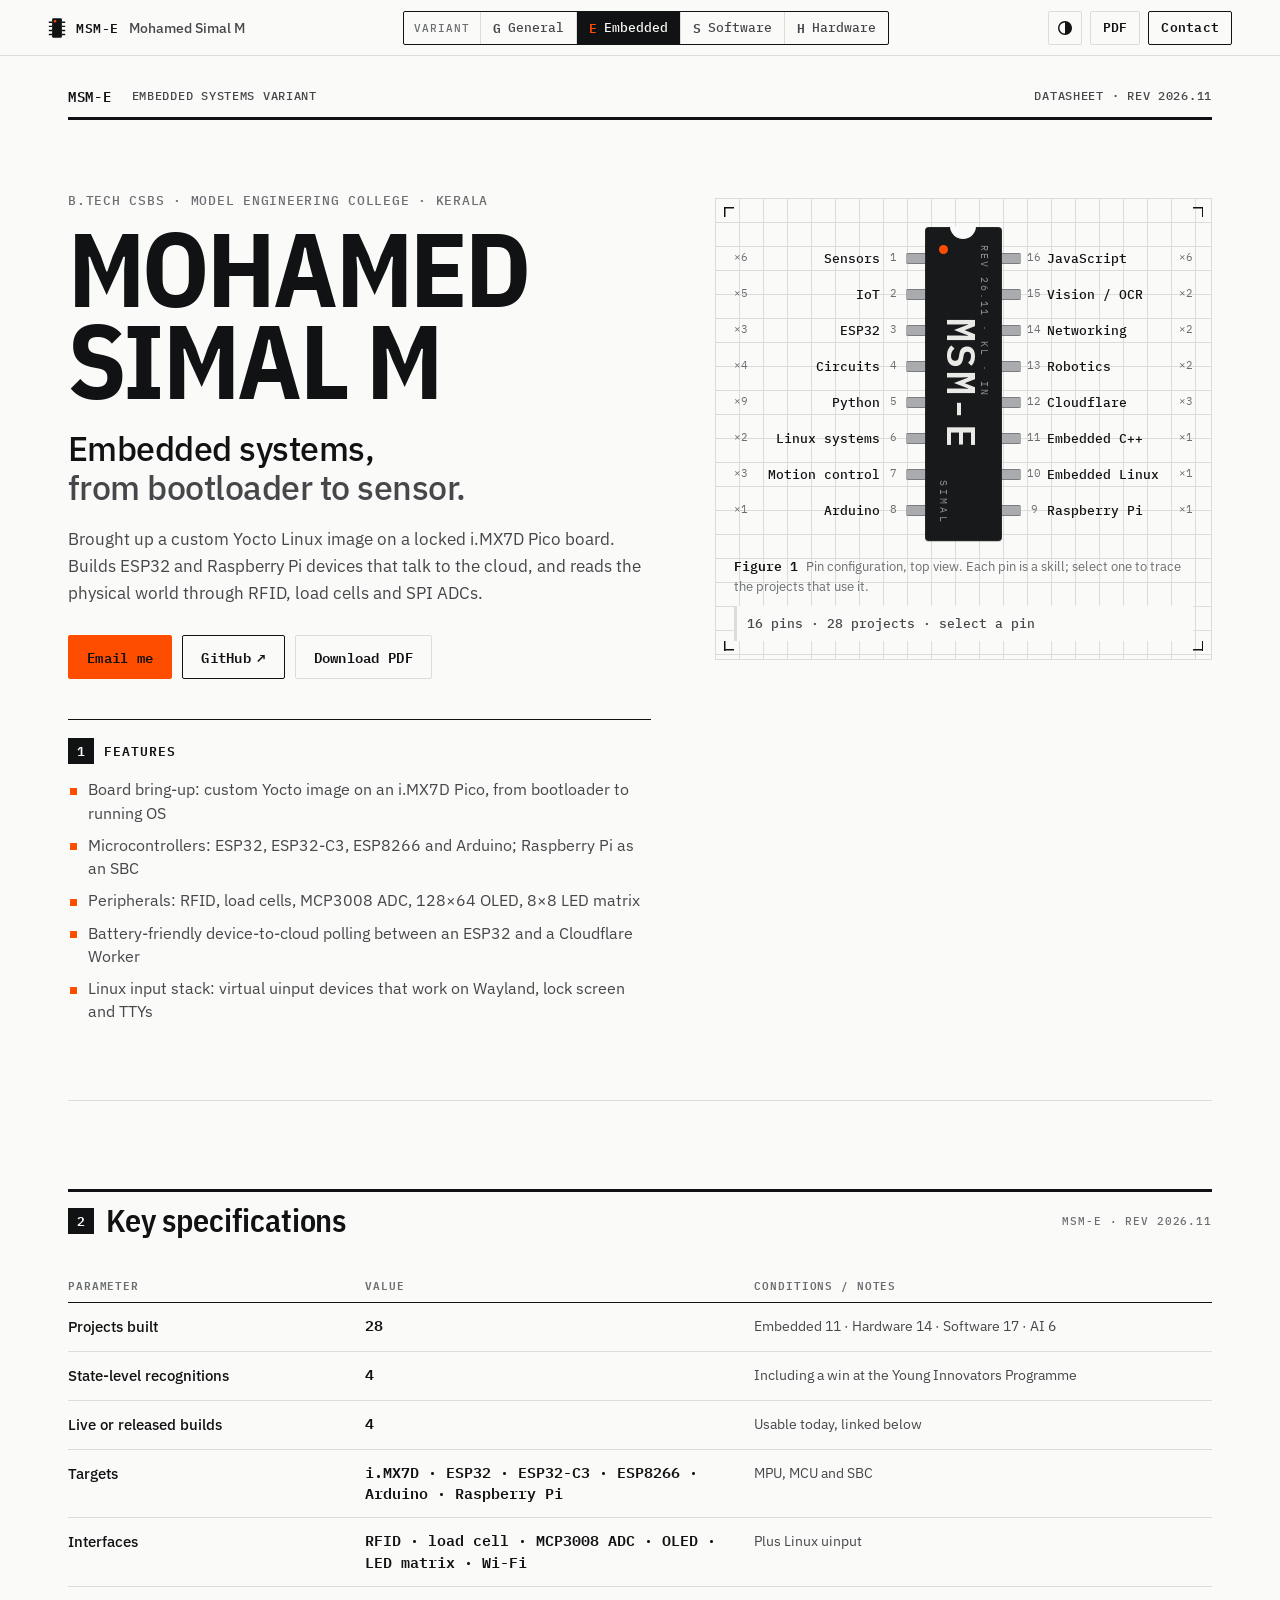
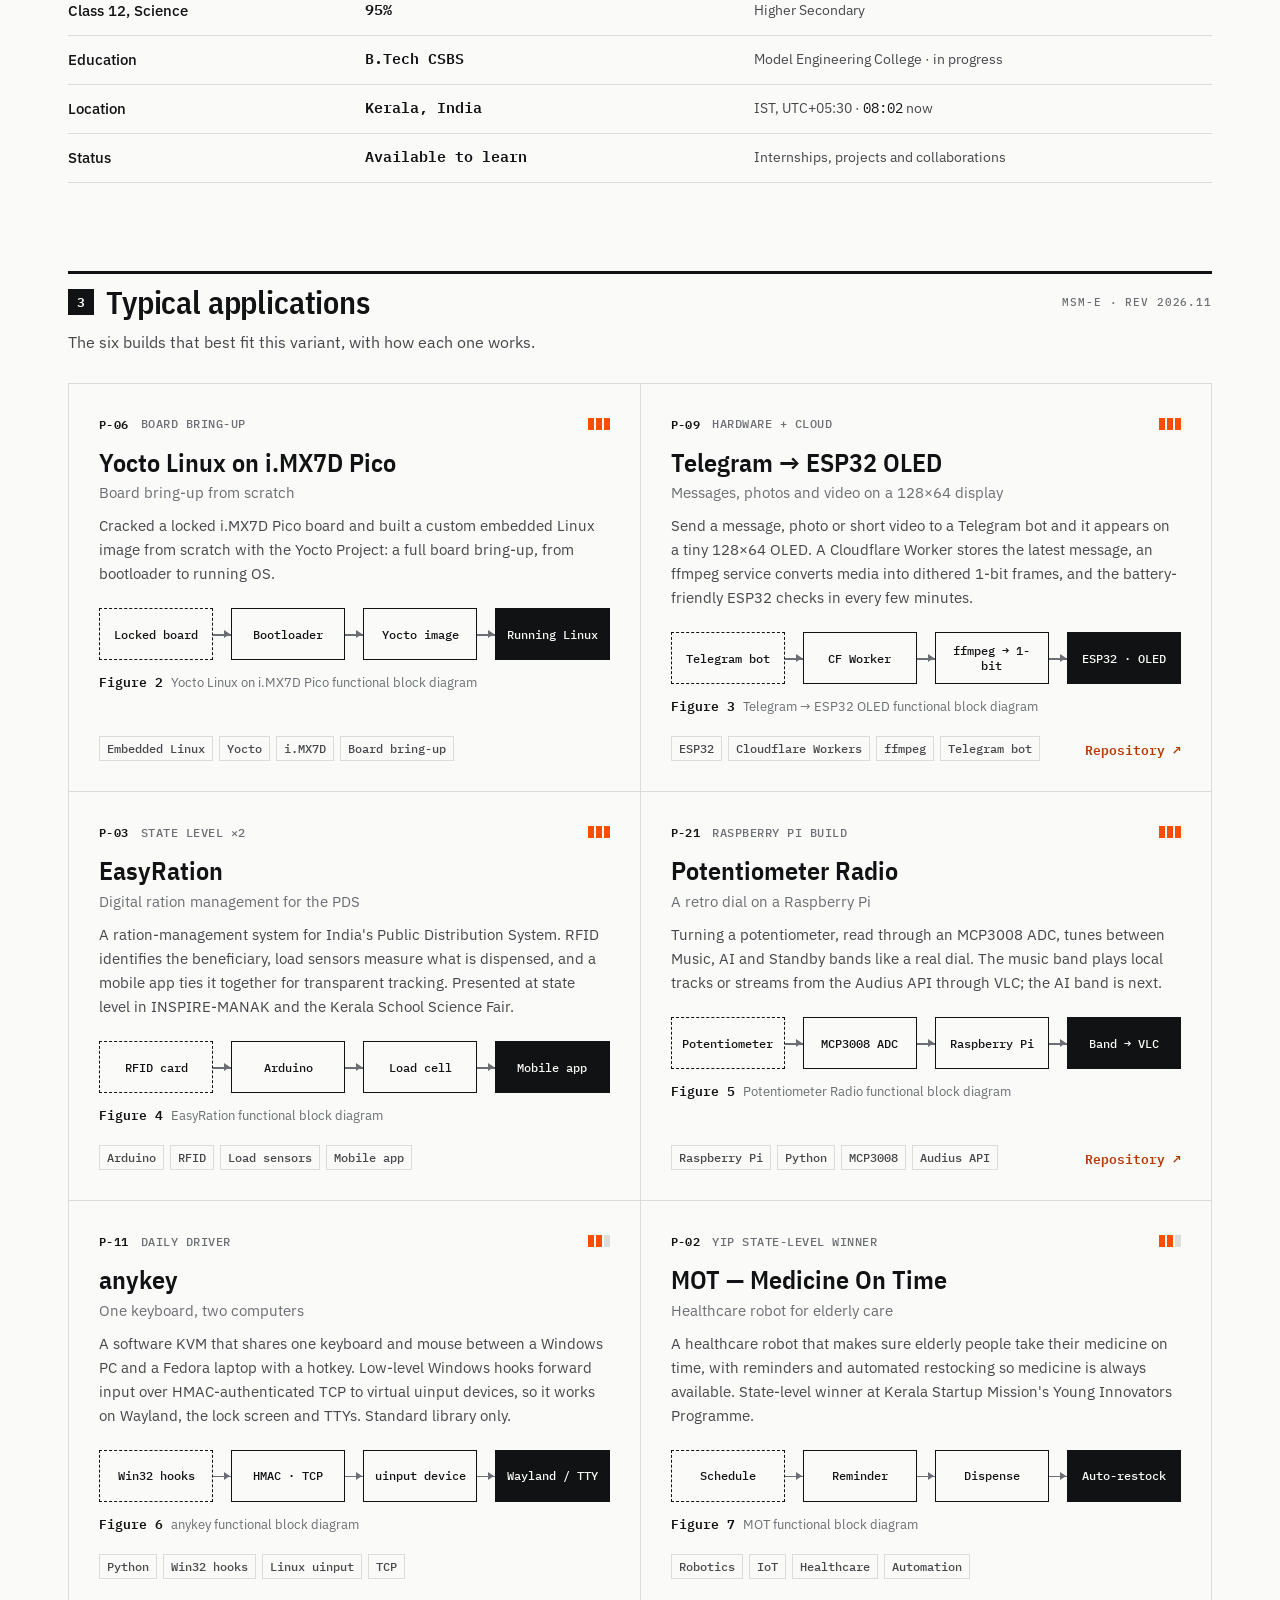
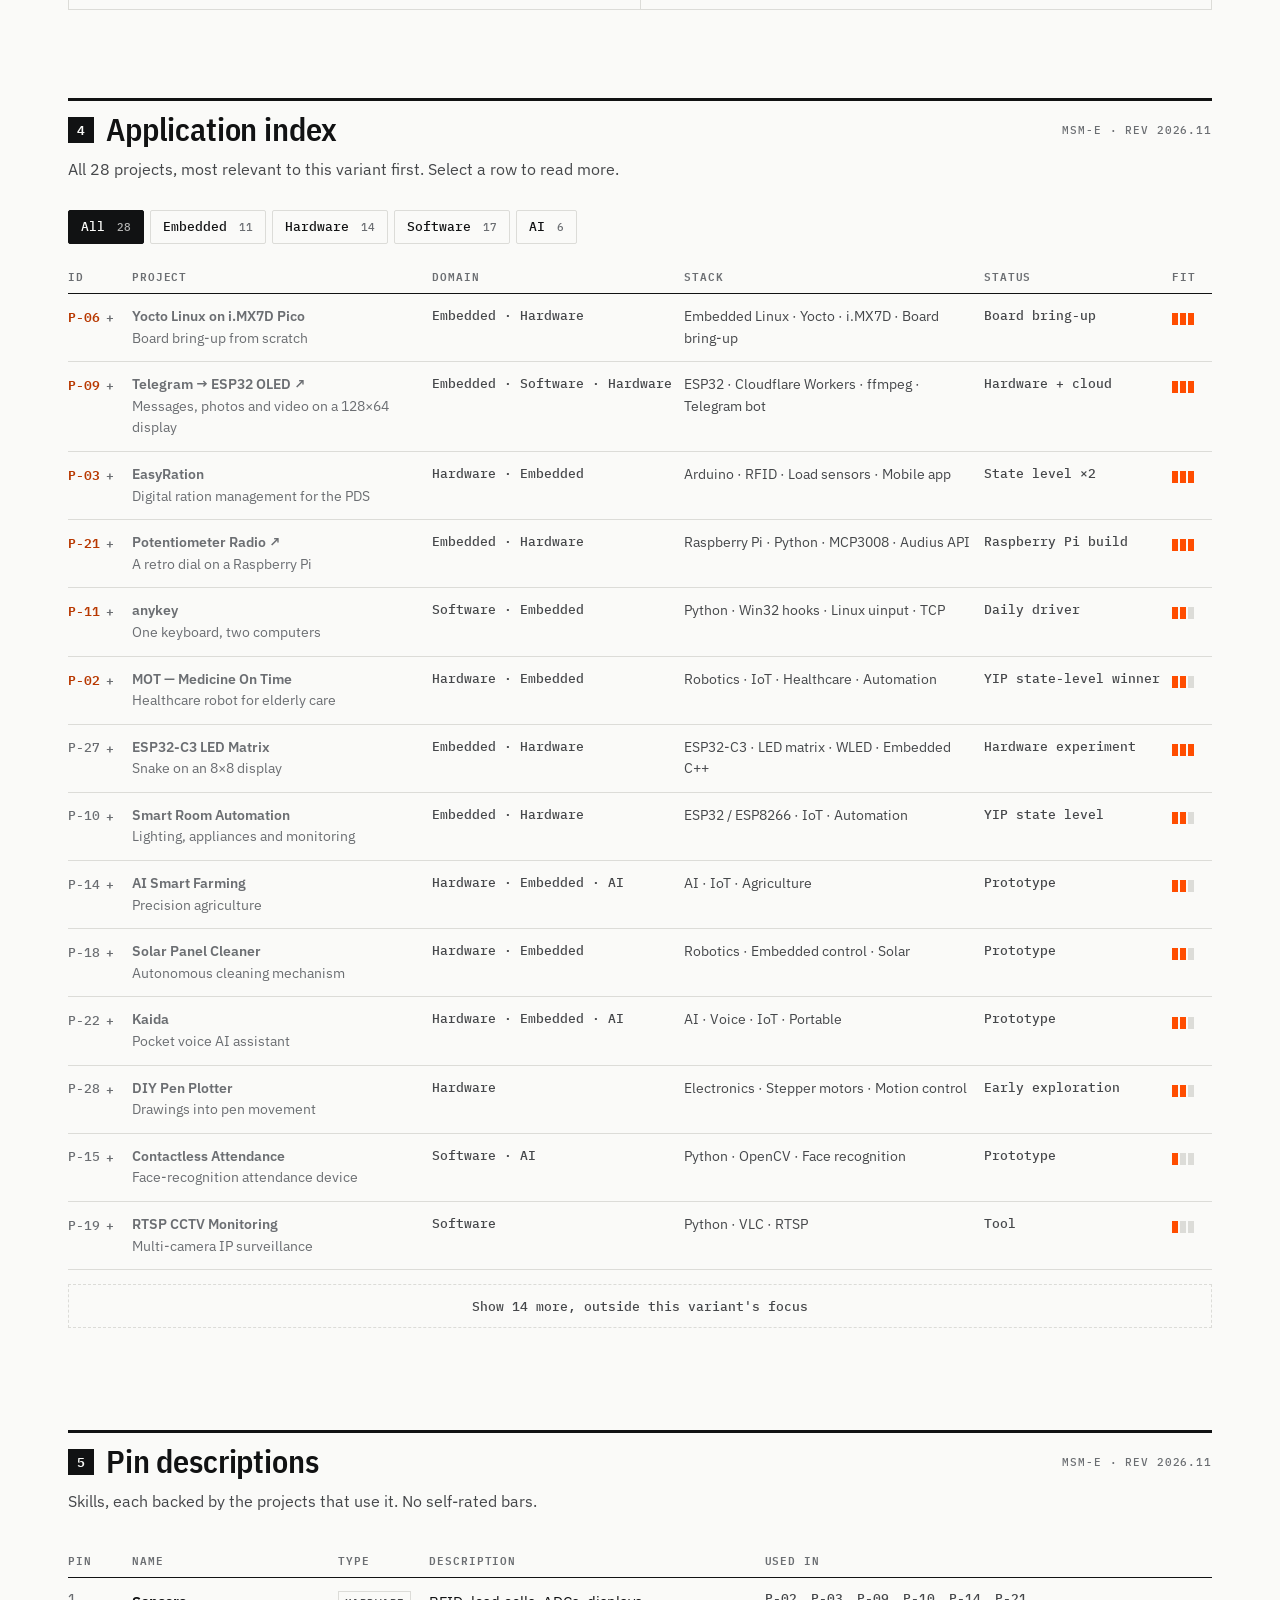
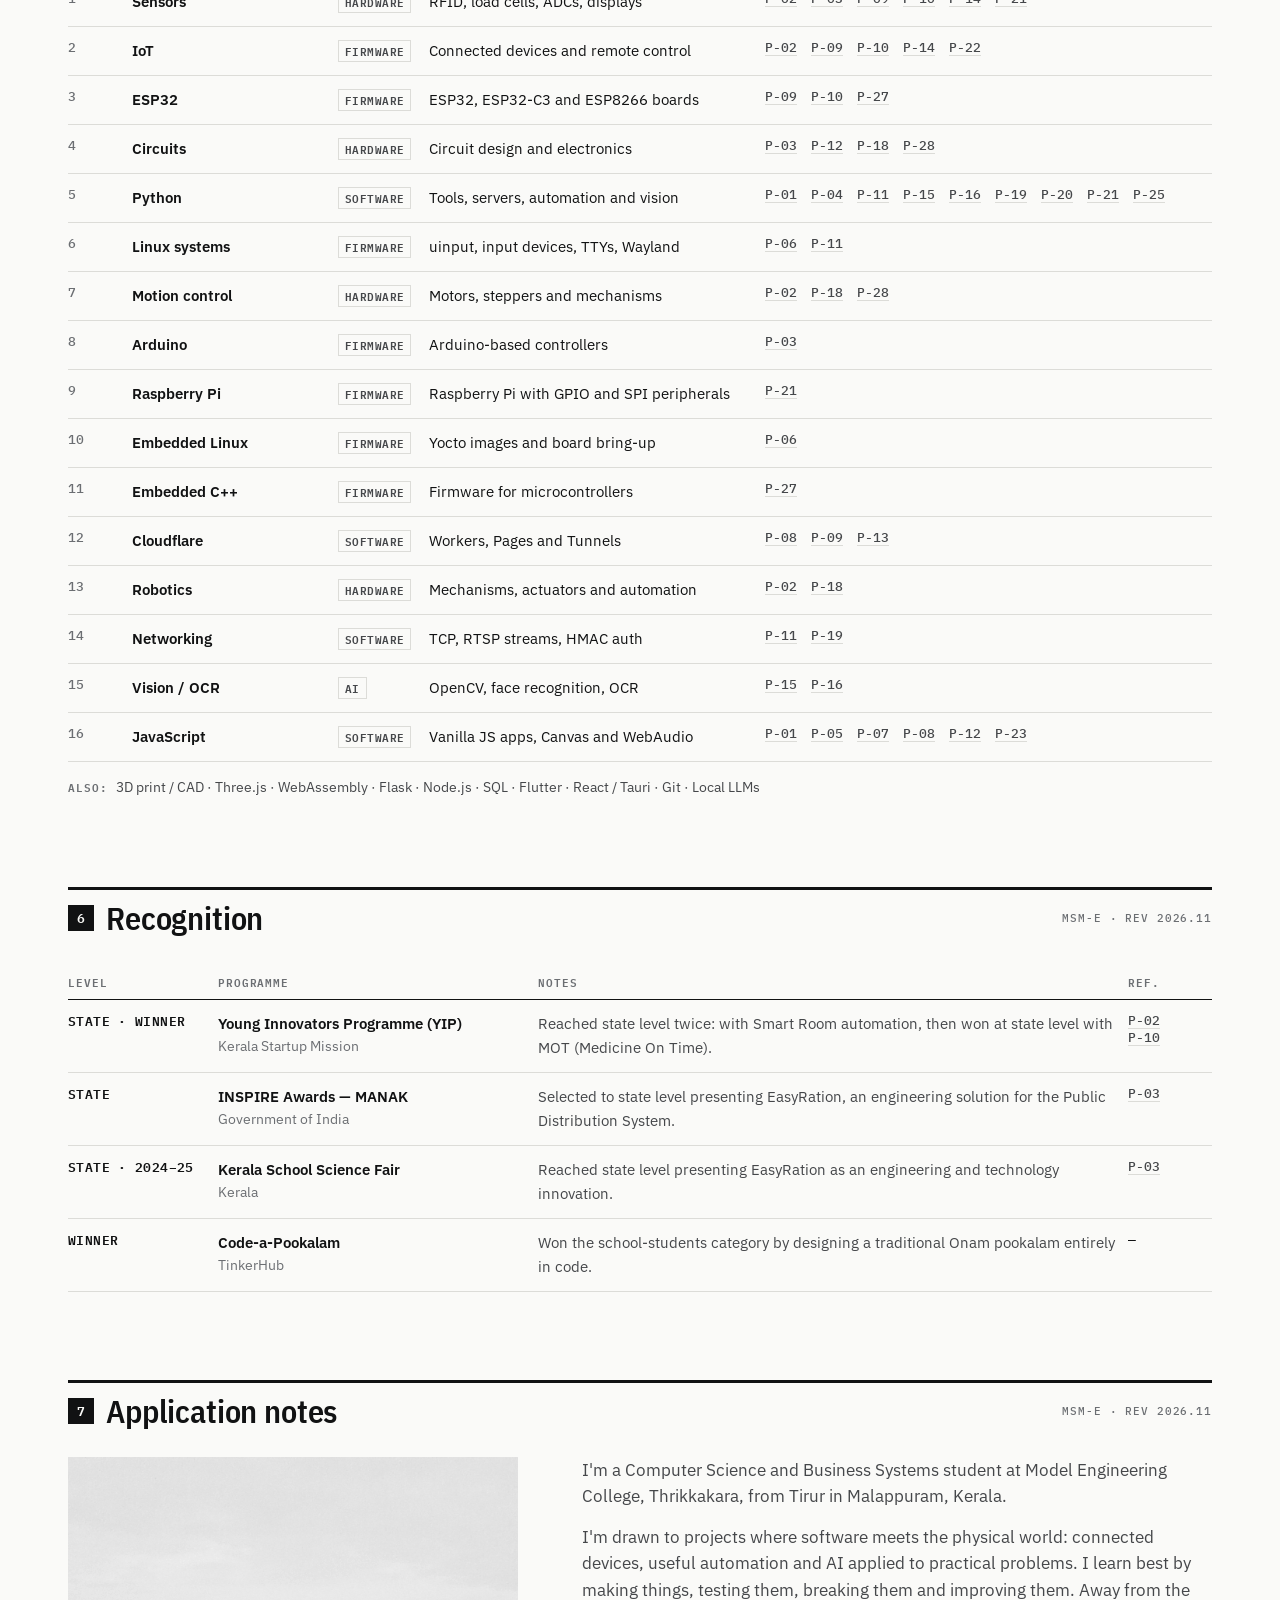
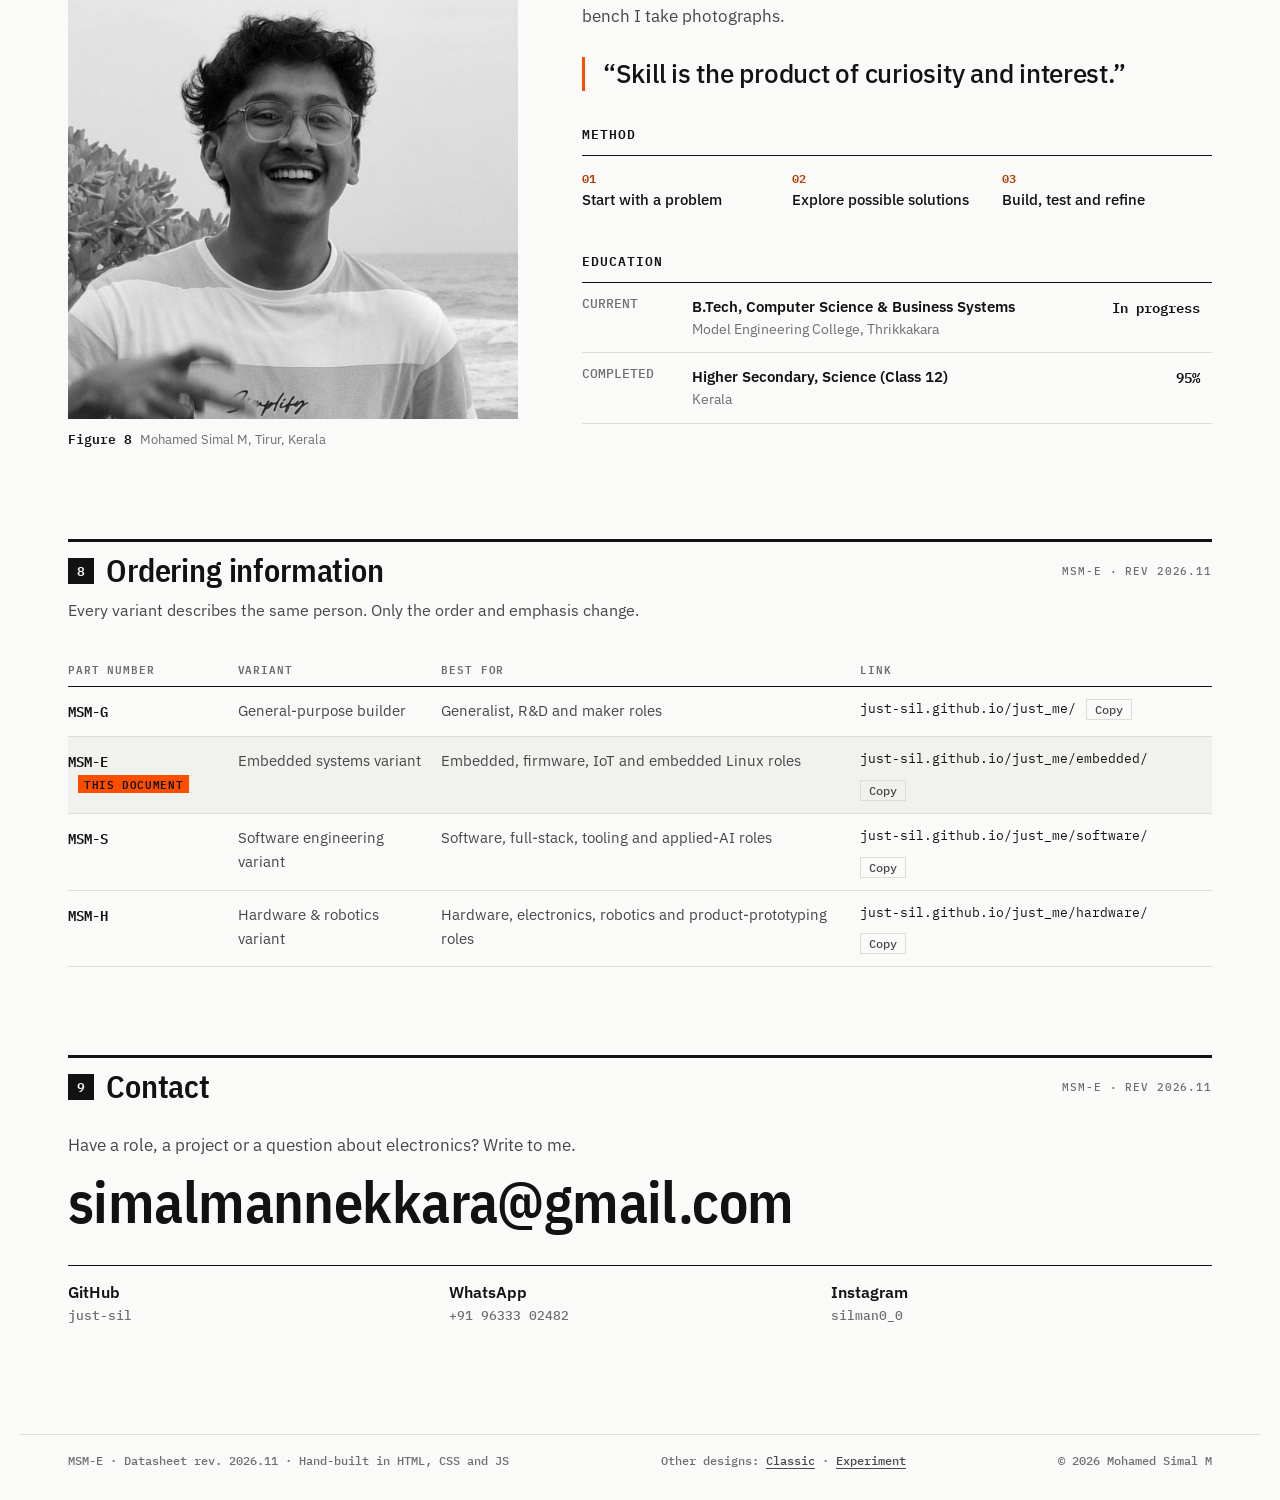
<file: embedded/index.html>
<!DOCTYPE html>
<html lang="en" data-lens="embedded">
<head>
  <meta charset="UTF-8">
  <meta name="viewport" content="width=device-width, initial-scale=1">
  <title>Mohamed Simal M — Embedded Systems CV</title>
  <meta name="description" content="Embedded systems CV of Mohamed Simal M: Yocto Linux bring-up on i.MX7D, ESP32 and Raspberry Pi builds, RFID, load cells, SPI ADCs and device-to-cloud pipelines.">
  <link rel="canonical" href="https://just-sil.github.io/just_me/embedded/">
  <meta name="theme-color" content="#FAFAF8" media="(prefers-color-scheme: light)">
  <meta name="theme-color" content="#0D0E0F" media="(prefers-color-scheme: dark)">
  <meta property="og:type" content="profile">
  <meta property="og:title" content="Mohamed Simal M — Embedded Systems CV">
  <meta property="og:description" content="Embedded systems CV of Mohamed Simal M: Yocto Linux bring-up on i.MX7D, ESP32 and Raspberry Pi builds, RFID, load cells, SPI ADCs and device-to-cloud pipelines.">
  <meta property="og:url" content="https://just-sil.github.io/just_me/embedded/">
  <meta property="og:image" content="https://just-sil.github.io/just_me/assets/og/embedded.png">
  <meta property="og:image:width" content="1200">
  <meta property="og:image:height" content="630">
  <meta property="og:image:alt" content="MSM-E · Mohamed Simal M · Embedded systems, from bootloader to sensor.">
  <meta name="twitter:card" content="summary_large_image">
  <link rel="alternate" href="https://just-sil.github.io/just_me/" title="Mohamed Simal M — Embedded, Hardware &amp; Software CV">
  <link rel="alternate" href="https://just-sil.github.io/just_me/embedded/" title="Mohamed Simal M — Embedded Systems CV">
  <link rel="alternate" href="https://just-sil.github.io/just_me/software/" title="Mohamed Simal M — Software Engineering CV">
  <link rel="alternate" href="https://just-sil.github.io/just_me/hardware/" title="Mohamed Simal M — Hardware &amp; Robotics CV">
  <link rel="icon" href="data:image/svg+xml,%3Csvg xmlns='http://www.w3.org/2000/svg' viewBox='0 0 32 32'%3E%3Crect x='7' y='4' width='18' height='24' rx='2' fill='%23111'/%3E%3Cpath d='M3 9h4M3 14h4M3 19h4M3 24h4M25 9h4M25 14h4M25 19h4M25 24h4' stroke='%23111' stroke-width='2'/%3E%3Ccircle cx='11' cy='8' r='1.6' fill='%23FF4D00'/%3E%3C/svg%3E">
  <script>
    (function () {
      var d = document.documentElement, q = new URLSearchParams(location.search);
      try { var t = localStorage.getItem("ds-theme"); if (t) d.dataset.theme = t; } catch (e) {}
      d.classList.add("js");
    })();
  </script>
  <link rel="preconnect" href="https://fonts.googleapis.com">
  <link rel="preconnect" href="https://fonts.gstatic.com" crossorigin>
  <link href="https://fonts.googleapis.com/css2?family=IBM+Plex+Mono:wght@400;500;600&family=IBM+Plex+Sans+Condensed:wght@500;600;700&family=IBM+Plex+Sans:ital,wght@0,400;0,500;0,600;1,400&display=swap" rel="stylesheet">
  <link rel="stylesheet" href="../assets/datasheet.css">
  <style>@page { @bottom-left { content: "Mohamed Simal M · MSM-E · Embedded systems variant"; font: 8pt "IBM Plex Mono", monospace; color: #6B6E72; } }</style>
  <script type="application/ld+json">{"@context":"https://schema.org","@type":"Person","name":"Mohamed Simal M","url":"https://just-sil.github.io/just_me/","image":"https://just-sil.github.io/just_me/me.jpg","email":"mailto:simalmannekkara@gmail.com","address":{"@type":"PostalAddress","addressLocality":"Tirur","addressRegion":"Kerala","addressCountry":"IN"},"alumniOf":{"@type":"CollegeOrUniversity","name":"Model Engineering College, Thrikkakara"},"knowsAbout":["Sensors","IoT","ESP32","Circuits","Python","Linux systems","Motion control","Arduino","Raspberry Pi","Embedded Linux","Embedded C++","Cloudflare","Robotics","Networking","Vision / OCR","JavaScript"],"sameAs":["https://github.com/just-sil","https://www.instagram.com/silman0_0/"]}</script>
</head>
<body>
<a class="skip" href="#main">Skip to content</a>

<header class="bar">
  <a class="bar__brand" href="../embedded/#top" aria-label="Mohamed Simal M, MSM-E, back to top">
    <svg class="bar__glyph" viewBox="0 0 22 26" aria-hidden="true"><path d="M1 6h4M1 11h4M1 16h4M1 21h4M17 6h4M17 11h4M17 16h4M17 21h4" stroke="currentColor" stroke-width="1.8"/><rect x="5" y="1" width="12" height="24" rx="1.5" fill="currentColor"/><circle cx="8.6" cy="4.8" r="1.5" fill="var(--accent)"/></svg>
    <span class="bar__part">MSM-E</span>
    <span class="bar__name">Mohamed Simal M</span>
  </a>
  <nav class="vn" aria-label="CV variant">
    <span class="vn__title" aria-hidden="true">Variant</span>
    <a href="../" data-lens-link="general"><span class="vn__part">G</span><span class="vn__label">General</span></a><a href="../embedded/" data-lens-link="embedded" aria-current="page"><span class="vn__part">E</span><span class="vn__label">Embedded</span></a><a href="../software/" data-lens-link="software"><span class="vn__part">S</span><span class="vn__label">Software</span></a><a href="../hardware/" data-lens-link="hardware"><span class="vn__part">H</span><span class="vn__label">Hardware</span></a>
  </nav>
  <div class="bar__actions">
    <button class="icon-btn" type="button" data-theme-toggle aria-label="Toggle dark mode" title="Toggle dark mode"><svg viewBox="0 0 20 20" aria-hidden="true"><circle cx="10" cy="10" r="7" fill="none" stroke="currentColor" stroke-width="1.6"/><path d="M10 3a7 7 0 0 1 0 14z" fill="currentColor"/></svg></button>
    <button class="btn btn--ghost btn--sm" type="button" data-print>PDF</button>
    <a class="btn btn--sm" href="#contact">Contact</a>
  </div>
</header>

<main id="main">
  <div class="sheet">

    <!-- document strip -->
    <div class="strip" id="top" data-url="just-sil.github.io/just_me/embedded/">
      <span class="strip__part">MSM-E</span>
      <span class="strip__variant">Embedded systems variant</span>
      <span class="strip__to" data-to hidden>Prepared for <b data-to-name></b></span>
      <span class="strip__rev">Datasheet · Rev 2026.11</span>
    </div>

    <!-- title block -->
    <section class="title" aria-labelledby="name">
      <div class="title__text">
        <p class="eyebrow">B.Tech CSBS · Model Engineering College · Kerala</p>
        <h1 id="name" class="name">Mohamed Simal M</h1>
        <p class="headline"><span>Embedded systems,</span> <span>from bootloader to sensor.</span></p>
        <p class="summary">Brought up a custom Yocto Linux image on a locked i.MX7D Pico board. Builds ESP32 and Raspberry Pi devices that talk to the cloud, and reads the physical world through RFID, load cells and SPI ADCs.</p>
        <div class="cta">
          <a class="btn btn--primary" href="mailto:simalmannekkara@gmail.com">Email me</a>
          <a class="btn" href="https://github.com/just-sil" target="_blank" rel="noopener noreferrer">GitHub <span aria-hidden="true">↗</span></a>
          <button class="btn btn--ghost" type="button" data-print>Download PDF</button>
        </div>

        <div class="features">
          <h2 class="minihead"><span class="sec__no">1</span>Features</h2>
          <ul><li>Board bring-up: custom Yocto image on an i.MX7D Pico, from bootloader to running OS</li><li>Microcontrollers: ESP32, ESP32-C3, ESP8266 and Arduino; Raspberry Pi as an SBC</li><li>Peripherals: RFID, load cells, MCP3008 ADC, 128×64 OLED, 8×8 LED matrix</li><li>Battery-friendly device-to-cloud polling between an ESP32 and a Cloudflare Worker</li><li>Linux input stack: virtual uinput devices that work on Wayland, lock screen and TTYs</li></ul>
        </div>
      </div>

      <div class="title__fig">
        <figure class="chip" aria-labelledby="chip-cap">
          <div class="chip__pkg">
            <ol class="chip__side chip__side--l"><li><button class="pin" type="button" data-skill="sensors" data-type="HW" aria-pressed="false" aria-describedby="trace" style="--n:1"><span class="pin__lead" aria-hidden="true"></span><span class="pin__no">1</span><span class="pin__name">Sensors</span><span class="pin__count" aria-label="6 projects">×6</span></button></li><li><button class="pin" type="button" data-skill="iot" data-type="FW" aria-pressed="false" aria-describedby="trace" style="--n:2"><span class="pin__lead" aria-hidden="true"></span><span class="pin__no">2</span><span class="pin__name">IoT</span><span class="pin__count" aria-label="5 projects">×5</span></button></li><li><button class="pin" type="button" data-skill="esp32" data-type="FW" aria-pressed="false" aria-describedby="trace" style="--n:3"><span class="pin__lead" aria-hidden="true"></span><span class="pin__no">3</span><span class="pin__name">ESP32</span><span class="pin__count" aria-label="3 projects">×3</span></button></li><li><button class="pin" type="button" data-skill="circuits" data-type="HW" aria-pressed="false" aria-describedby="trace" style="--n:4"><span class="pin__lead" aria-hidden="true"></span><span class="pin__no">4</span><span class="pin__name">Circuits</span><span class="pin__count" aria-label="4 projects">×4</span></button></li><li><button class="pin" type="button" data-skill="python" data-type="SW" aria-pressed="false" aria-describedby="trace" style="--n:5"><span class="pin__lead" aria-hidden="true"></span><span class="pin__no">5</span><span class="pin__name">Python</span><span class="pin__count" aria-label="9 projects">×9</span></button></li><li><button class="pin" type="button" data-skill="linuxsys" data-type="FW" aria-pressed="false" aria-describedby="trace" style="--n:6"><span class="pin__lead" aria-hidden="true"></span><span class="pin__no">6</span><span class="pin__name">Linux systems</span><span class="pin__count" aria-label="2 projects">×2</span></button></li><li><button class="pin" type="button" data-skill="motion" data-type="HW" aria-pressed="false" aria-describedby="trace" style="--n:7"><span class="pin__lead" aria-hidden="true"></span><span class="pin__no">7</span><span class="pin__name">Motion control</span><span class="pin__count" aria-label="3 projects">×3</span></button></li><li><button class="pin" type="button" data-skill="arduino" data-type="FW" aria-pressed="false" aria-describedby="trace" style="--n:8"><span class="pin__lead" aria-hidden="true"></span><span class="pin__no">8</span><span class="pin__name">Arduino</span><span class="pin__count" aria-label="1 projects">×1</span></button></li></ol>
            <div class="chip__body" aria-hidden="true">
              <span class="chip__notch"></span>
              <span class="chip__dot"></span>
              <span class="chip__brand">SIMAL</span>
              <span class="chip__part">MSM-E</span>
              <span class="chip__rev">REV 26.11 · KL · IN</span>
            </div>
            <ol class="chip__side chip__side--r"><li><button class="pin" type="button" data-skill="rpi" data-type="FW" aria-pressed="false" aria-describedby="trace" style="--n:9"><span class="pin__lead" aria-hidden="true"></span><span class="pin__no">9</span><span class="pin__name">Raspberry Pi</span><span class="pin__count" aria-label="1 projects">×1</span></button></li><li><button class="pin" type="button" data-skill="emblinux" data-type="FW" aria-pressed="false" aria-describedby="trace" style="--n:10"><span class="pin__lead" aria-hidden="true"></span><span class="pin__no">10</span><span class="pin__name">Embedded Linux</span><span class="pin__count" aria-label="1 projects">×1</span></button></li><li><button class="pin" type="button" data-skill="cpp" data-type="FW" aria-pressed="false" aria-describedby="trace" style="--n:11"><span class="pin__lead" aria-hidden="true"></span><span class="pin__no">11</span><span class="pin__name">Embedded C++</span><span class="pin__count" aria-label="1 projects">×1</span></button></li><li><button class="pin" type="button" data-skill="cloud" data-type="SW" aria-pressed="false" aria-describedby="trace" style="--n:12"><span class="pin__lead" aria-hidden="true"></span><span class="pin__no">12</span><span class="pin__name">Cloudflare</span><span class="pin__count" aria-label="3 projects">×3</span></button></li><li><button class="pin" type="button" data-skill="robotics" data-type="HW" aria-pressed="false" aria-describedby="trace" style="--n:13"><span class="pin__lead" aria-hidden="true"></span><span class="pin__no">13</span><span class="pin__name">Robotics</span><span class="pin__count" aria-label="2 projects">×2</span></button></li><li><button class="pin" type="button" data-skill="net" data-type="SW" aria-pressed="false" aria-describedby="trace" style="--n:14"><span class="pin__lead" aria-hidden="true"></span><span class="pin__no">14</span><span class="pin__name">Networking</span><span class="pin__count" aria-label="2 projects">×2</span></button></li><li><button class="pin" type="button" data-skill="cv" data-type="AI" aria-pressed="false" aria-describedby="trace" style="--n:15"><span class="pin__lead" aria-hidden="true"></span><span class="pin__no">15</span><span class="pin__name">Vision / OCR</span><span class="pin__count" aria-label="2 projects">×2</span></button></li><li><button class="pin" type="button" data-skill="js" data-type="SW" aria-pressed="false" aria-describedby="trace" style="--n:16"><span class="pin__lead" aria-hidden="true"></span><span class="pin__no">16</span><span class="pin__name">JavaScript</span><span class="pin__count" aria-label="6 projects">×6</span></button></li></ol>
          </div>
          <figcaption id="chip-cap"><span class="figno">Figure 1</span> Pin configuration, top view. Each pin is a skill; select one to trace the projects that use it.</figcaption>
          <p class="trace" id="trace" aria-live="polite"><span class="trace__idle">16 pins · 28 projects · select a pin</span></p>
        </figure>
      </div>
    </section>

    <!-- 2 key specs -->
    <section class="sec" aria-labelledby="specs">
      <header class="sec__head">
        <h2 id="specs"><span class="sec__no">2</span>Key specifications</h2>
        <span class="sec__run" aria-hidden="true">MSM-E · Rev 2026.11</span>
        
      </header>
      <table class="spec">
        <thead><tr><th scope="col">Parameter</th><th scope="col">Value</th><th scope="col">Conditions / notes</th></tr></thead>
        <tbody>
          <tr><th scope="row">Projects built</th><td class="spec__v">28</td><td>Embedded 11 · Hardware 14 · Software 17 · AI 6</td></tr>
          <tr><th scope="row">State-level recognitions</th><td class="spec__v">4</td><td>Including a win at the Young Innovators Programme</td></tr>
          <tr><th scope="row">Live or released builds</th><td class="spec__v">4</td><td>Usable today, linked below</td></tr>
          <tr><th scope="row">Targets</th><td class="spec__v">i.MX7D · ESP32 · ESP32-C3 · ESP8266 · Arduino · Raspberry Pi</td><td>MPU, MCU and SBC</td></tr>
          <tr><th scope="row">Interfaces</th><td class="spec__v">RFID · load cell · MCP3008 ADC · OLED · LED matrix · Wi-Fi</td><td>Plus Linux uinput</td></tr>
          <tr><th scope="row">Class 12, Science</th><td class="spec__v">95%</td><td>Higher Secondary</td></tr>
          <tr><th scope="row">Education</th><td class="spec__v">B.Tech CSBS</td><td>Model Engineering College · in progress</td></tr>
          <tr><th scope="row">Location</th><td class="spec__v">Kerala, India</td><td>IST, UTC+05:30 · <span class="clock" data-clock>--:--</span> now</td></tr>
          <tr><th scope="row">Status</th><td class="spec__v">Available to learn</td><td>Internships, projects and collaborations</td></tr>
        </tbody>
      </table>
    </section>

    <!-- 3 typical applications -->
    <section class="sec" aria-labelledby="apps">
      <header class="sec__head">
        <h2 id="apps"><span class="sec__no">3</span>Typical applications</h2>
        <span class="sec__run" aria-hidden="true">MSM-E · Rev 2026.11</span>
        <p class="sec__sub">The six builds that best fit this variant, with how each one works.</p>
      </header>
      <div class="apps">
        <article class="app" id="app-P-06" data-skills="emblinux linuxsys">
          <header class="app__head">
            <span class="app__id">P-06</span>
            <span class="app__status">Board bring-up</span>
            <span class="fit" role="img" aria-label="Relevance 3 of 3"><i class="on"></i><i class="on"></i><i class="on"></i></span>
          </header>
          <h3 class="app__title">Yocto Linux on i.MX7D Pico</h3>
          <p class="app__sub">Board bring-up from scratch</p>
          <p class="app__desc">Cracked a locked i.MX7D Pico board and built a custom embedded Linux image from scratch with the Yocto Project: a full board bring-up, from bootloader to running OS.</p>
          <figure class="app__fig"><ol class="flow" aria-label="Functional block diagram"><li>Locked board</li><li>Bootloader</li><li>Yocto image</li><li>Running Linux</li></ol><figcaption><span class="figno">Figure 2</span> Yocto Linux on i.MX7D Pico functional block diagram</figcaption></figure>
          <footer class="app__foot">
            <ul class="stack"><li>Embedded Linux</li><li>Yocto</li><li>i.MX7D</li><li>Board bring-up</li></ul>
            
          </footer>
        </article>
        <article class="app" id="app-P-09" data-skills="esp32 cloud sensors iot">
          <header class="app__head">
            <span class="app__id">P-09</span>
            <span class="app__status">Hardware + cloud</span>
            <span class="fit" role="img" aria-label="Relevance 3 of 3"><i class="on"></i><i class="on"></i><i class="on"></i></span>
          </header>
          <h3 class="app__title">Telegram → ESP32 OLED</h3>
          <p class="app__sub">Messages, photos and video on a 128×64 display</p>
          <p class="app__desc">Send a message, photo or short video to a Telegram bot and it appears on a tiny 128×64 OLED. A Cloudflare Worker stores the latest message, an ffmpeg service converts media into dithered 1-bit frames, and the battery-friendly ESP32 checks in every few minutes.</p>
          <figure class="app__fig"><ol class="flow" aria-label="Functional block diagram"><li>Telegram bot</li><li>CF Worker</li><li>ffmpeg → 1-bit</li><li>ESP32 · OLED</li></ol><figcaption><span class="figno">Figure 3</span> Telegram → ESP32 OLED functional block diagram</figcaption></figure>
          <footer class="app__foot">
            <ul class="stack"><li>ESP32</li><li>Cloudflare Workers</li><li>ffmpeg</li><li>Telegram bot</li></ul>
            <a class="app__link" href="https://github.com/just-sil/pathiribot" target="_blank" rel="noopener noreferrer">Repository <span aria-hidden="true">↗</span></a>
          </footer>
        </article>
        <article class="app" id="app-P-03" data-skills="arduino sensors circuits">
          <header class="app__head">
            <span class="app__id">P-03</span>
            <span class="app__status">State level ×2</span>
            <span class="fit" role="img" aria-label="Relevance 3 of 3"><i class="on"></i><i class="on"></i><i class="on"></i></span>
          </header>
          <h3 class="app__title">EasyRation</h3>
          <p class="app__sub">Digital ration management for the PDS</p>
          <p class="app__desc">A ration-management system for India&#39;s Public Distribution System. RFID identifies the beneficiary, load sensors measure what is dispensed, and a mobile app ties it together for transparent tracking. Presented at state level in INSPIRE-MANAK and the Kerala School Science Fair.</p>
          <figure class="app__fig"><ol class="flow" aria-label="Functional block diagram"><li>RFID card</li><li>Arduino</li><li>Load cell</li><li>Mobile app</li></ol><figcaption><span class="figno">Figure 4</span> EasyRation functional block diagram</figcaption></figure>
          <footer class="app__foot">
            <ul class="stack"><li>Arduino</li><li>RFID</li><li>Load sensors</li><li>Mobile app</li></ul>
            
          </footer>
        </article>
        <article class="app" id="app-P-21" data-skills="rpi python sensors">
          <header class="app__head">
            <span class="app__id">P-21</span>
            <span class="app__status">Raspberry Pi build</span>
            <span class="fit" role="img" aria-label="Relevance 3 of 3"><i class="on"></i><i class="on"></i><i class="on"></i></span>
          </header>
          <h3 class="app__title">Potentiometer Radio</h3>
          <p class="app__sub">A retro dial on a Raspberry Pi</p>
          <p class="app__desc">Turning a potentiometer, read through an MCP3008 ADC, tunes between Music, AI and Standby bands like a real dial. The music band plays local tracks or streams from the Audius API through VLC; the AI band is next.</p>
          <figure class="app__fig"><ol class="flow" aria-label="Functional block diagram"><li>Potentiometer</li><li>MCP3008 ADC</li><li>Raspberry Pi</li><li>Band → VLC</li></ol><figcaption><span class="figno">Figure 5</span> Potentiometer Radio functional block diagram</figcaption></figure>
          <footer class="app__foot">
            <ul class="stack"><li>Raspberry Pi</li><li>Python</li><li>MCP3008</li><li>Audius API</li></ul>
            <a class="app__link" href="https://github.com/just-sil/the-faah-radio" target="_blank" rel="noopener noreferrer">Repository <span aria-hidden="true">↗</span></a>
          </footer>
        </article>
        <article class="app" id="app-P-11" data-skills="python linuxsys net">
          <header class="app__head">
            <span class="app__id">P-11</span>
            <span class="app__status">Daily driver</span>
            <span class="fit" role="img" aria-label="Relevance 2 of 3"><i class="on"></i><i class="on"></i><i></i></span>
          </header>
          <h3 class="app__title">anykey</h3>
          <p class="app__sub">One keyboard, two computers</p>
          <p class="app__desc">A software KVM that shares one keyboard and mouse between a Windows PC and a Fedora laptop with a hotkey. Low-level Windows hooks forward input over HMAC-authenticated TCP to virtual uinput devices, so it works on Wayland, the lock screen and TTYs. Standard library only.</p>
          <figure class="app__fig"><ol class="flow" aria-label="Functional block diagram"><li>Win32 hooks</li><li>HMAC · TCP</li><li>uinput device</li><li>Wayland / TTY</li></ol><figcaption><span class="figno">Figure 6</span> anykey functional block diagram</figcaption></figure>
          <footer class="app__foot">
            <ul class="stack"><li>Python</li><li>Win32 hooks</li><li>Linux uinput</li><li>TCP</li></ul>
            
          </footer>
        </article>
        <article class="app" id="app-P-02" data-skills="robotics iot motion sensors">
          <header class="app__head">
            <span class="app__id">P-02</span>
            <span class="app__status">YIP state-level winner</span>
            <span class="fit" role="img" aria-label="Relevance 2 of 3"><i class="on"></i><i class="on"></i><i></i></span>
          </header>
          <h3 class="app__title">MOT — Medicine On Time</h3>
          <p class="app__sub">Healthcare robot for elderly care</p>
          <p class="app__desc">A healthcare robot that makes sure elderly people take their medicine on time, with reminders and automated restocking so medicine is always available. State-level winner at Kerala Startup Mission&#39;s Young Innovators Programme.</p>
          <figure class="app__fig"><ol class="flow" aria-label="Functional block diagram"><li>Schedule</li><li>Reminder</li><li>Dispense</li><li>Auto-restock</li></ol><figcaption><span class="figno">Figure 7</span> MOT functional block diagram</figcaption></figure>
          <footer class="app__foot">
            <ul class="stack"><li>Robotics</li><li>IoT</li><li>Healthcare</li><li>Automation</li></ul>
            
          </footer>
        </article>
      </div>
    </section>

    <!-- 4 index -->
    <section class="sec" aria-labelledby="index">
      <header class="sec__head">
        <h2 id="index"><span class="sec__no">4</span>Application index</h2>
        <span class="sec__run" aria-hidden="true">MSM-E · Rev 2026.11</span>
        <p class="sec__sub">All 28 projects, most relevant to this variant first. Select a row to read more.</p>
      </header>
      <div class="filters" role="group" aria-label="Filter projects by domain">
        <button type="button" class="filter" data-filter="all" aria-pressed="true">All <small>28</small></button>
        <button type="button" class="filter" data-filter="embedded" aria-pressed="false">Embedded <small>11</small></button>
        <button type="button" class="filter" data-filter="hardware" aria-pressed="false">Hardware <small>14</small></button>
        <button type="button" class="filter" data-filter="software" aria-pressed="false">Software <small>17</small></button>
        <button type="button" class="filter" data-filter="ai" aria-pressed="false">AI <small>6</small></button>
        <p class="filters__note" data-pin-note hidden></p>
      </div>
      <div class="table-wrap">
        <table class="idx">
          <thead><tr><th scope="col">ID</th><th scope="col">Project</th><th scope="col">Domain</th><th scope="col">Stack</th><th scope="col">Status</th><th scope="col"><abbr title="Relevance to this variant">Fit</abbr></th></tr></thead>
          <tbody>
            <tr id="P-06" data-skills="emblinux linuxsys" data-domain="embedded hardware" class="is-featured">
              <td class="c-id">P-06</td>
              <th scope="row" class="c-name"><span class="c-title">Yocto Linux on i.MX7D Pico</span><span class="c-sub">Board bring-up from scratch</span><span class="c-desc">Cracked a locked i.MX7D Pico board and built a custom embedded Linux image from scratch with the Yocto Project: a full board bring-up, from bootloader to running OS.</span></th>
              <td class="c-dom">Embedded · Hardware</td>
              <td class="c-stack">Embedded Linux · Yocto · i.MX7D · Board bring-up</td>
              <td class="c-status">Board bring-up</td>
              <td class="c-fit"><span class="fit" role="img" aria-label="Relevance 3 of 3"><i class="on"></i><i class="on"></i><i class="on"></i></span></td>
            </tr>
            <tr id="P-09" data-skills="esp32 cloud sensors iot" data-domain="embedded software hardware" class="is-featured">
              <td class="c-id">P-09</td>
              <th scope="row" class="c-name"><span class="c-title"><a href="https://github.com/just-sil/pathiribot" target="_blank" rel="noopener noreferrer">Telegram → ESP32 OLED <span aria-hidden="true">↗</span></a></span><span class="c-sub">Messages, photos and video on a 128×64 display</span><span class="c-desc">Send a message, photo or short video to a Telegram bot and it appears on a tiny 128×64 OLED. A Cloudflare Worker stores the latest message, an ffmpeg service converts media into dithered 1-bit frames, and the battery-friendly ESP32 checks in every few minutes.</span></th>
              <td class="c-dom">Embedded · Software · Hardware</td>
              <td class="c-stack">ESP32 · Cloudflare Workers · ffmpeg · Telegram bot</td>
              <td class="c-status">Hardware + cloud</td>
              <td class="c-fit"><span class="fit" role="img" aria-label="Relevance 3 of 3"><i class="on"></i><i class="on"></i><i class="on"></i></span></td>
            </tr>
            <tr id="P-03" data-skills="arduino sensors circuits" data-domain="hardware embedded" class="is-featured">
              <td class="c-id">P-03</td>
              <th scope="row" class="c-name"><span class="c-title">EasyRation</span><span class="c-sub">Digital ration management for the PDS</span><span class="c-desc">A ration-management system for India&#39;s Public Distribution System. RFID identifies the beneficiary, load sensors measure what is dispensed, and a mobile app ties it together for transparent tracking. Presented at state level in INSPIRE-MANAK and the Kerala School Science Fair.</span></th>
              <td class="c-dom">Hardware · Embedded</td>
              <td class="c-stack">Arduino · RFID · Load sensors · Mobile app</td>
              <td class="c-status">State level ×2</td>
              <td class="c-fit"><span class="fit" role="img" aria-label="Relevance 3 of 3"><i class="on"></i><i class="on"></i><i class="on"></i></span></td>
            </tr>
            <tr id="P-21" data-skills="rpi python sensors" data-domain="embedded hardware" class="is-featured">
              <td class="c-id">P-21</td>
              <th scope="row" class="c-name"><span class="c-title"><a href="https://github.com/just-sil/the-faah-radio" target="_blank" rel="noopener noreferrer">Potentiometer Radio <span aria-hidden="true">↗</span></a></span><span class="c-sub">A retro dial on a Raspberry Pi</span><span class="c-desc">Turning a potentiometer, read through an MCP3008 ADC, tunes between Music, AI and Standby bands like a real dial. The music band plays local tracks or streams from the Audius API through VLC; the AI band is next.</span></th>
              <td class="c-dom">Embedded · Hardware</td>
              <td class="c-stack">Raspberry Pi · Python · MCP3008 · Audius API</td>
              <td class="c-status">Raspberry Pi build</td>
              <td class="c-fit"><span class="fit" role="img" aria-label="Relevance 3 of 3"><i class="on"></i><i class="on"></i><i class="on"></i></span></td>
            </tr>
            <tr id="P-11" data-skills="python linuxsys net" data-domain="software embedded" class="is-featured">
              <td class="c-id">P-11</td>
              <th scope="row" class="c-name"><span class="c-title">anykey</span><span class="c-sub">One keyboard, two computers</span><span class="c-desc">A software KVM that shares one keyboard and mouse between a Windows PC and a Fedora laptop with a hotkey. Low-level Windows hooks forward input over HMAC-authenticated TCP to virtual uinput devices, so it works on Wayland, the lock screen and TTYs. Standard library only.</span></th>
              <td class="c-dom">Software · Embedded</td>
              <td class="c-stack">Python · Win32 hooks · Linux uinput · TCP</td>
              <td class="c-status">Daily driver</td>
              <td class="c-fit"><span class="fit" role="img" aria-label="Relevance 2 of 3"><i class="on"></i><i class="on"></i><i></i></span></td>
            </tr>
            <tr id="P-02" data-skills="robotics iot motion sensors" data-domain="hardware embedded" class="is-featured">
              <td class="c-id">P-02</td>
              <th scope="row" class="c-name"><span class="c-title">MOT — Medicine On Time</span><span class="c-sub">Healthcare robot for elderly care</span><span class="c-desc">A healthcare robot that makes sure elderly people take their medicine on time, with reminders and automated restocking so medicine is always available. State-level winner at Kerala Startup Mission&#39;s Young Innovators Programme.</span></th>
              <td class="c-dom">Hardware · Embedded</td>
              <td class="c-stack">Robotics · IoT · Healthcare · Automation</td>
              <td class="c-status">YIP state-level winner</td>
              <td class="c-fit"><span class="fit" role="img" aria-label="Relevance 2 of 3"><i class="on"></i><i class="on"></i><i></i></span></td>
            </tr>
            <tr id="P-27" data-skills="esp32 cpp" data-domain="embedded hardware">
              <td class="c-id">P-27</td>
              <th scope="row" class="c-name"><span class="c-title">ESP32-C3 LED Matrix</span><span class="c-sub">Snake on an 8×8 display</span><span class="c-desc">An 8×8 LED matrix driven by an ESP32-C3, with WLED set up and a Snake-style game explored for the compact display.</span></th>
              <td class="c-dom">Embedded · Hardware</td>
              <td class="c-stack">ESP32-C3 · LED matrix · WLED · Embedded C++</td>
              <td class="c-status">Hardware experiment</td>
              <td class="c-fit"><span class="fit" role="img" aria-label="Relevance 3 of 3"><i class="on"></i><i class="on"></i><i class="on"></i></span></td>
            </tr>
            <tr id="P-10" data-skills="esp32 iot sensors" data-domain="embedded hardware">
              <td class="c-id">P-10</td>
              <th scope="row" class="c-name"><span class="c-title">Smart Room Automation</span><span class="c-sub">Lighting, appliances and monitoring</span><span class="c-desc">A smart-room system integrating IoT devices for automated lighting, appliance control and environmental monitoring, built on ESP32 and ESP8266 with remote control. Presented at state level in the Young Innovators Programme.</span></th>
              <td class="c-dom">Embedded · Hardware</td>
              <td class="c-stack">ESP32 / ESP8266 · IoT · Automation</td>
              <td class="c-status">YIP state level</td>
              <td class="c-fit"><span class="fit" role="img" aria-label="Relevance 2 of 3"><i class="on"></i><i class="on"></i><i></i></span></td>
            </tr>
            <tr id="P-14" data-skills="iot sensors" data-domain="hardware embedded ai">
              <td class="c-id">P-14</td>
              <th scope="row" class="c-name"><span class="c-title">AI Smart Farming</span><span class="c-sub">Precision agriculture</span><span class="c-desc">An AI-assisted precision-agriculture system: environmental monitoring, automation and data-driven crop management to raise productivity and cut manual work.</span></th>
              <td class="c-dom">Hardware · Embedded · AI</td>
              <td class="c-stack">AI · IoT · Agriculture</td>
              <td class="c-status">Prototype</td>
              <td class="c-fit"><span class="fit" role="img" aria-label="Relevance 2 of 3"><i class="on"></i><i class="on"></i><i></i></span></td>
            </tr>
            <tr id="P-18" data-skills="robotics motion circuits" data-domain="hardware embedded">
              <td class="c-id">P-18</td>
              <th scope="row" class="c-name"><span class="c-title">Solar Panel Cleaner</span><span class="c-sub">Autonomous cleaning mechanism</span><span class="c-desc">An autonomous solar-panel cleaning mechanism that keeps panels efficient and cuts manual maintenance, using motorised cleaning and embedded control.</span></th>
              <td class="c-dom">Hardware · Embedded</td>
              <td class="c-stack">Robotics · Embedded control · Solar</td>
              <td class="c-status">Prototype</td>
              <td class="c-fit"><span class="fit" role="img" aria-label="Relevance 2 of 3"><i class="on"></i><i class="on"></i><i></i></span></td>
            </tr>
            <tr id="P-22" data-skills="iot" data-domain="hardware embedded ai">
              <td class="c-id">P-22</td>
              <th scope="row" class="c-name"><span class="c-title">Kaida</span><span class="c-sub">Pocket voice AI assistant</span><span class="c-desc">A pocket-sized AI chatbot with voice: talk to it naturally and have it control the smart room hands-free, from anywhere.</span></th>
              <td class="c-dom">Hardware · Embedded · AI</td>
              <td class="c-stack">AI · Voice · IoT · Portable</td>
              <td class="c-status">Prototype</td>
              <td class="c-fit"><span class="fit" role="img" aria-label="Relevance 2 of 3"><i class="on"></i><i class="on"></i><i></i></span></td>
            </tr>
            <tr id="P-28" data-skills="motion circuits" data-domain="hardware">
              <td class="c-id">P-28</td>
              <th scope="row" class="c-name"><span class="c-title">DIY Pen Plotter</span><span class="c-sub">Drawings into pen movement</span><span class="c-desc">An exploratory pen-plotter build that turns digital drawings into physical pen movement, focused on simple motion control and reusing available components.</span></th>
              <td class="c-dom">Hardware</td>
              <td class="c-stack">Electronics · Stepper motors · Motion control</td>
              <td class="c-status">Early exploration</td>
              <td class="c-fit"><span class="fit" role="img" aria-label="Relevance 2 of 3"><i class="on"></i><i class="on"></i><i></i></span></td>
            </tr>
            <tr id="P-15" data-skills="python cv" data-domain="software ai">
              <td class="c-id">P-15</td>
              <th scope="row" class="c-name"><span class="c-title">Contactless Attendance</span><span class="c-sub">Face-recognition attendance device</span><span class="c-desc">A contactless attendance device that uses OpenCV face recognition to register attendance with a timestamp. No touch or card needed.</span></th>
              <td class="c-dom">Software · AI</td>
              <td class="c-stack">Python · OpenCV · Face recognition</td>
              <td class="c-status">Prototype</td>
              <td class="c-fit"><span class="fit" role="img" aria-label="Relevance 1 of 3"><i class="on"></i><i></i><i></i></span></td>
            </tr>
            <tr id="P-19" data-skills="python net" data-domain="software">
              <td class="c-id">P-19</td>
              <th scope="row" class="c-name"><span class="c-title">RTSP CCTV Monitoring</span><span class="c-sub">Multi-camera IP surveillance</span><span class="c-desc">A multi-camera IP surveillance viewer built with Python and VLC, with RTSP streams configured for smooth simultaneous viewing.</span></th>
              <td class="c-dom">Software</td>
              <td class="c-stack">Python · VLC · RTSP</td>
              <td class="c-status">Tool</td>
              <td class="c-fit"><span class="fit" role="img" aria-label="Relevance 1 of 3"><i class="on"></i><i></i><i></i></span></td>
            </tr>
            <tr id="P-01" data-skills="js wasm python" data-domain="software" class="is-extra">
              <td class="c-id">P-01</td>
              <th scope="row" class="c-name"><span class="c-title"><a href="https://just-sil.github.io/code_roof/" target="_blank" rel="noopener noreferrer">CodeRoof <span aria-hidden="true">↗</span></a></span><span class="c-sub">Interactive learn-to-code platform</span><span class="c-desc">A learn-to-code platform built solo in vanilla HTML, CSS and JS, with no frameworks and no backend. 24 lessons across Programming Basics and Vibe Coding &amp; Prompt Engineering, each ending in exercises that auto-grade in the browser: a hand-built simulated bash and Git terminal with its own virtual file system, and real Python execution through Pyodide.</span></th>
              <td class="c-dom">Software</td>
              <td class="c-stack">Vanilla JS · WebAssembly / Pyodide · EdTech · Auto-grading</td>
              <td class="c-status">Live · solo build</td>
              <td class="c-fit"><span class="fit" role="img" aria-label="Relevance 0 of 3"><i></i><i></i><i></i></span></td>
            </tr>
            <tr id="P-04" data-skills="flutter sql llm flask python" data-domain="software ai" class="is-extra">
              <td class="c-id">P-04</td>
              <th scope="row" class="c-name"><span class="c-title"><a href="https://github.com/just-sil/expense_tracker" target="_blank" rel="noopener noreferrer">Chillara <span aria-hidden="true">↗</span></a></span><span class="c-sub">Offline-first AI expense tracker</span><span class="c-desc">Log a spend in plain words like “24 tea” on your phone, even offline. When it syncs over USB or Wi-Fi, a self-hosted LLM on the laptop extracts amount, category and date into PostgreSQL. Daily limits and weekly summaries, with nothing sent to the cloud.</span></th>
              <td class="c-dom">Software · AI</td>
              <td class="c-stack">Flutter · SQLite · Ollama · Qwen3:8b · Flask · PostgreSQL</td>
              <td class="c-status">Released · Android APK</td>
              <td class="c-fit"><span class="fit" role="img" aria-label="Relevance 0 of 3"><i></i><i></i><i></i></span></td>
            </tr>
            <tr id="P-05" data-skills="js three" data-domain="software" class="is-extra">
              <td class="c-id">P-05</td>
              <th scope="row" class="c-name"><span class="c-title"><a href="https://github.com/just-sil/eg-sim" target="_blank" rel="noopener noreferrer">EG Sim <span aria-hidden="true">↗</span></a></span><span class="c-sub">Projection-of-solids playground</span><span class="c-desc">A drafting playground for KTU Engineering Graphics (Module 2). Draw projections on a snapping drafting sheet with exact input, follow step-by-step ghost constructions, get progressive hints and auto-checked answers, and inspect each stage of the solid in 3D.</span></th>
              <td class="c-dom">Software</td>
              <td class="c-stack">JavaScript · Three.js · Canvas · EdTech</td>
              <td class="c-status">New</td>
              <td class="c-fit"><span class="fit" role="img" aria-label="Relevance 0 of 3"><i></i><i></i><i></i></span></td>
            </tr>
            <tr id="P-07" data-skills="js node" data-domain="software" class="is-extra">
              <td class="c-id">P-07</td>
              <th scope="row" class="c-name"><span class="c-title"><a href="https://github.com/just-sil/cospo" target="_blank" rel="noopener noreferrer">Woolly Run 2 <span aria-hidden="true">↗</span></a></span><span class="c-sub">Sheep platformer for the web</span><span class="c-desc">A canvas platformer: 20 levels across 5 themed worlds, an endless Woolly Rush mode, a coin economy with a shop, daily rewards and leaderboards. All graphics and sound are generated in code, with Supabase handling login and validating every coin server-side.</span></th>
              <td class="c-dom">Software</td>
              <td class="c-stack">JavaScript · Canvas · WebAudio · Supabase · Node.js</td>
              <td class="c-status">Playable · in development</td>
              <td class="c-fit"><span class="fit" role="img" aria-label="Relevance 0 of 3"><i></i><i></i><i></i></span></td>
            </tr>
            <tr id="P-08" data-skills="js cloud" data-domain="software" class="is-extra">
              <td class="c-id">P-08</td>
              <th scope="row" class="c-name"><span class="c-title"><a href="https://gitglow.pages.dev/" target="_blank" rel="noopener noreferrer">GitGlow <span aria-hidden="true">↗</span></a></span><span class="c-sub">GitHub receipt generator</span><span class="c-desc">A web app that turns GitHub profile activity into a customisable, receipt-style visual, giving developer activity a playful, shareable format.</span></th>
              <td class="c-dom">Software</td>
              <td class="c-stack">JavaScript · GitHub · Cloudflare Workers</td>
              <td class="c-status">Live · Cloudflare</td>
              <td class="c-fit"><span class="fit" role="img" aria-label="Relevance 0 of 3"><i></i><i></i><i></i></span></td>
            </tr>
            <tr id="P-12" data-skills="js circuits" data-domain="software hardware" class="is-extra">
              <td class="c-id">P-12</td>
              <th scope="row" class="c-name"><span class="c-title"><a href="https://just-sil.github.io/sim-lab/" target="_blank" rel="noopener noreferrer">Circuits Lab <span aria-hidden="true">↗</span></a></span><span class="c-sub">Zener diode characteristics simulator</span><span class="c-desc">A virtual physics lab for the Zener diode experiment. Wire the circuit yourself with live feedback on each connection, then run the simulation, move the rheostat, record readings and plot the characteristic curve, all in the browser.</span></th>
              <td class="c-dom">Software · Hardware</td>
              <td class="c-stack">JavaScript · Simulation · Electronics · EdTech</td>
              <td class="c-status">Live</td>
              <td class="c-fit"><span class="fit" role="img" aria-label="Relevance 0 of 3"><i></i><i></i><i></i></span></td>
            </tr>
            <tr id="P-13" data-skills="node sql cloud" data-domain="software" class="is-extra">
              <td class="c-id">P-13</td>
              <th scope="row" class="c-name"><span class="c-title"><a href="https://github.com/just-sil/stickverse" target="_blank" rel="noopener noreferrer">Stick Verse <span aria-hidden="true">↗</span></a></span><span class="c-sub">Private WhatsApp sticker sharing</span><span class="c-desc">A site for sharing WhatsApp stickers in private groups: admin-approved membership, packs auto-converted to 512×512 WebP, likes and super likes, and a top-contributors board. Exposed safely through a Cloudflare Tunnel that sends the public link to Telegram.</span></th>
              <td class="c-dom">Software</td>
              <td class="c-stack">Node.js · Express · SQLite · Cloudflare Tunnel</td>
              <td class="c-status">Self-hosted</td>
              <td class="c-fit"><span class="fit" role="img" aria-label="Relevance 0 of 3"><i></i><i></i><i></i></span></td>
            </tr>
            <tr id="P-16" data-skills="python flask cv" data-domain="software ai" class="is-extra">
              <td class="c-id">P-16</td>
              <th scope="row" class="c-name"><span class="c-title">KEAM Rank Analyzer</span><span class="c-sub">OCR score calculation</span><span class="c-desc">A Python and Flask application that reads KEAM response sheets with OCR and automates score calculation.</span></th>
              <td class="c-dom">Software · AI</td>
              <td class="c-stack">Python · Flask · OCR</td>
              <td class="c-status">Tool</td>
              <td class="c-fit"><span class="fit" role="img" aria-label="Relevance 0 of 3"><i></i><i></i><i></i></span></td>
            </tr>
            <tr id="P-17" data-skills="react llm" data-domain="software ai" class="is-extra">
              <td class="c-id">P-17</td>
              <th scope="row" class="c-name"><span class="c-title"><a href="https://github.com/just-sil/hello_kitty" target="_blank" rel="noopener noreferrer">Hello Kitty <span aria-hidden="true">↗</span></a></span><span class="c-sub">Local AI desktop companion</span><span class="c-desc">A desktop companion overlay built with React and Tauri, connected to a locally running Ollama model (Qwen3:8b): a lightweight desktop interface for a local AI assistant.</span></th>
              <td class="c-dom">Software · AI</td>
              <td class="c-stack">React · Tauri · Ollama · Qwen3:8b</td>
              <td class="c-status">Prototype</td>
              <td class="c-fit"><span class="fit" role="img" aria-label="Relevance 0 of 3"><i></i><i></i><i></i></span></td>
            </tr>
            <tr id="P-20" data-skills="python sql" data-domain="software" class="is-extra">
              <td class="c-id">P-20</td>
              <th scope="row" class="c-name"><span class="c-title">RankRack</span><span class="c-sub">Student ranking platform</span><span class="c-desc">A ranking platform that organises marks and generates ranked results, making student performance easy to track and compare.</span></th>
              <td class="c-dom">Software</td>
              <td class="c-stack">Web · Python · Database</td>
              <td class="c-status">Tool</td>
              <td class="c-fit"><span class="fit" role="img" aria-label="Relevance 0 of 3"><i></i><i></i><i></i></span></td>
            </tr>
            <tr id="P-23" data-skills="three js" data-domain="software" class="is-extra">
              <td class="c-id">P-23</td>
              <th scope="row" class="c-name"><span class="c-title"><a href="https://github.com/just-sil/kerala-drive" target="_blank" rel="noopener noreferrer">Kerala Drive <span aria-hidden="true">↗</span></a></span><span class="c-sub">3D driving simulator</span><span class="c-desc">A browser driving simulator inspired by Kerala roads, exploring a first-person WagonR cockpit, local road layouts and junctions, and traffic behaviour in real-time 3D.</span></th>
              <td class="c-dom">Software</td>
              <td class="c-stack">Three.js · WebGL · JavaScript</td>
              <td class="c-status">Work in progress</td>
              <td class="c-fit"><span class="fit" role="img" aria-label="Relevance 0 of 3"><i></i><i></i><i></i></span></td>
            </tr>
            <tr id="P-24" data-skills="fab" data-domain="software hardware" class="is-extra">
              <td class="c-id">P-24</td>
              <th scope="row" class="c-name"><span class="c-title">PrintDaddy</span><span class="c-sub">On-demand 3D printing service</span><span class="c-desc">A web platform for an on-demand 3D-printing service where visitors browse, submit print jobs online and get them fabricated.</span></th>
              <td class="c-dom">Software · Hardware</td>
              <td class="c-stack">Web · Full-stack · 3D printing</td>
              <td class="c-status">In progress</td>
              <td class="c-fit"><span class="fit" role="img" aria-label="Relevance 0 of 3"><i></i><i></i><i></i></span></td>
            </tr>
            <tr id="P-25" data-skills="git python" data-domain="software" class="is-extra">
              <td class="c-id">P-25</td>
              <th scope="row" class="c-name"><span class="c-title"><a href="https://github.com/just-sil/auto-git" target="_blank" rel="noopener noreferrer">Auto-Git <span aria-hidden="true">↗</span></a></span><span class="c-sub">Git workflow automation</span><span class="c-desc">A file-watcher that automates a Git-based file handoff, using a commit-message__filename.ext convention to keep the intended commit message separate from the filename.</span></th>
              <td class="c-dom">Software</td>
              <td class="c-stack">Git · Automation · File watcher</td>
              <td class="c-status">In development</td>
              <td class="c-fit"><span class="fit" role="img" aria-label="Relevance 0 of 3"><i></i><i></i><i></i></span></td>
            </tr>
            <tr id="P-26" data-skills="fab" data-domain="hardware" class="is-extra">
              <td class="c-id">P-26</td>
              <th scope="row" class="c-name"><span class="c-title">3D Printing &amp; Prototyping</span><span class="c-sub">Functional printed parts</span><span class="c-desc">Designs and fabricates functional prototypes on an Anycubic Kobra 2 Neo: CAD models, PLA printing and print optimisation.</span></th>
              <td class="c-dom">Hardware</td>
              <td class="c-stack">3D printing · CAD · PLA</td>
              <td class="c-status">Ongoing</td>
              <td class="c-fit"><span class="fit" role="img" aria-label="Relevance 0 of 3"><i></i><i></i><i></i></span></td>
            </tr>
            <tr class="idx__more" data-more hidden><td colspan="6"><button type="button" class="more-btn" aria-expanded="false">Show 14 more, outside this variant's focus</button></td></tr>
          </tbody>
        </table>
      </div>
    </section>

    <!-- 5 pin descriptions -->
    <section class="sec" aria-labelledby="pins">
      <header class="sec__head">
        <h2 id="pins"><span class="sec__no">5</span>Pin descriptions</h2>
        <span class="sec__run" aria-hidden="true">MSM-E · Rev 2026.11</span>
        <p class="sec__sub">Skills, each backed by the projects that use it. No self-rated bars.</p>
      </header>
      <table class="pintab">
        <thead><tr><th scope="col">Pin</th><th scope="col">Name</th><th scope="col">Type</th><th scope="col">Description</th><th scope="col">Used in</th></tr></thead>
        <tbody>
          <tr data-skill-row="sensors"><td class="c-id">1</td><th scope="row">Sensors</th><td><span class="type type--HW">Hardware</span></td><td>RFID, load cells, ADCs, displays</td><td class="refs"><a href="#P-02">P-02</a> <a href="#P-03">P-03</a> <a href="#P-09">P-09</a> <a href="#P-10">P-10</a> <a href="#P-14">P-14</a> <a href="#P-21">P-21</a></td></tr>
          <tr data-skill-row="iot"><td class="c-id">2</td><th scope="row">IoT</th><td><span class="type type--FW">Firmware</span></td><td>Connected devices and remote control</td><td class="refs"><a href="#P-02">P-02</a> <a href="#P-09">P-09</a> <a href="#P-10">P-10</a> <a href="#P-14">P-14</a> <a href="#P-22">P-22</a></td></tr>
          <tr data-skill-row="esp32"><td class="c-id">3</td><th scope="row">ESP32</th><td><span class="type type--FW">Firmware</span></td><td>ESP32, ESP32-C3 and ESP8266 boards</td><td class="refs"><a href="#P-09">P-09</a> <a href="#P-10">P-10</a> <a href="#P-27">P-27</a></td></tr>
          <tr data-skill-row="circuits"><td class="c-id">4</td><th scope="row">Circuits</th><td><span class="type type--HW">Hardware</span></td><td>Circuit design and electronics</td><td class="refs"><a href="#P-03">P-03</a> <a href="#P-12">P-12</a> <a href="#P-18">P-18</a> <a href="#P-28">P-28</a></td></tr>
          <tr data-skill-row="python"><td class="c-id">5</td><th scope="row">Python</th><td><span class="type type--SW">Software</span></td><td>Tools, servers, automation and vision</td><td class="refs"><a href="#P-01">P-01</a> <a href="#P-04">P-04</a> <a href="#P-11">P-11</a> <a href="#P-15">P-15</a> <a href="#P-16">P-16</a> <a href="#P-19">P-19</a> <a href="#P-20">P-20</a> <a href="#P-21">P-21</a> <a href="#P-25">P-25</a></td></tr>
          <tr data-skill-row="linuxsys"><td class="c-id">6</td><th scope="row">Linux systems</th><td><span class="type type--FW">Firmware</span></td><td>uinput, input devices, TTYs, Wayland</td><td class="refs"><a href="#P-06">P-06</a> <a href="#P-11">P-11</a></td></tr>
          <tr data-skill-row="motion"><td class="c-id">7</td><th scope="row">Motion control</th><td><span class="type type--HW">Hardware</span></td><td>Motors, steppers and mechanisms</td><td class="refs"><a href="#P-02">P-02</a> <a href="#P-18">P-18</a> <a href="#P-28">P-28</a></td></tr>
          <tr data-skill-row="arduino"><td class="c-id">8</td><th scope="row">Arduino</th><td><span class="type type--FW">Firmware</span></td><td>Arduino-based controllers</td><td class="refs"><a href="#P-03">P-03</a></td></tr>
          <tr data-skill-row="rpi"><td class="c-id">9</td><th scope="row">Raspberry Pi</th><td><span class="type type--FW">Firmware</span></td><td>Raspberry Pi with GPIO and SPI peripherals</td><td class="refs"><a href="#P-21">P-21</a></td></tr>
          <tr data-skill-row="emblinux"><td class="c-id">10</td><th scope="row">Embedded Linux</th><td><span class="type type--FW">Firmware</span></td><td>Yocto images and board bring-up</td><td class="refs"><a href="#P-06">P-06</a></td></tr>
          <tr data-skill-row="cpp"><td class="c-id">11</td><th scope="row">Embedded C++</th><td><span class="type type--FW">Firmware</span></td><td>Firmware for microcontrollers</td><td class="refs"><a href="#P-27">P-27</a></td></tr>
          <tr data-skill-row="cloud"><td class="c-id">12</td><th scope="row">Cloudflare</th><td><span class="type type--SW">Software</span></td><td>Workers, Pages and Tunnels</td><td class="refs"><a href="#P-08">P-08</a> <a href="#P-09">P-09</a> <a href="#P-13">P-13</a></td></tr>
          <tr data-skill-row="robotics"><td class="c-id">13</td><th scope="row">Robotics</th><td><span class="type type--HW">Hardware</span></td><td>Mechanisms, actuators and automation</td><td class="refs"><a href="#P-02">P-02</a> <a href="#P-18">P-18</a></td></tr>
          <tr data-skill-row="net"><td class="c-id">14</td><th scope="row">Networking</th><td><span class="type type--SW">Software</span></td><td>TCP, RTSP streams, HMAC auth</td><td class="refs"><a href="#P-11">P-11</a> <a href="#P-19">P-19</a></td></tr>
          <tr data-skill-row="cv"><td class="c-id">15</td><th scope="row">Vision / OCR</th><td><span class="type type--AI">AI</span></td><td>OpenCV, face recognition, OCR</td><td class="refs"><a href="#P-15">P-15</a> <a href="#P-16">P-16</a></td></tr>
          <tr data-skill-row="js"><td class="c-id">16</td><th scope="row">JavaScript</th><td><span class="type type--SW">Software</span></td><td>Vanilla JS apps, Canvas and WebAudio</td><td class="refs"><a href="#P-01">P-01</a> <a href="#P-05">P-05</a> <a href="#P-07">P-07</a> <a href="#P-08">P-08</a> <a href="#P-12">P-12</a> <a href="#P-23">P-23</a></td></tr>
        </tbody>
      </table>
      <p class="also"><span>Also:</span> 3D print / CAD · Three.js · WebAssembly · Flask · Node.js · SQL · Flutter · React / Tauri · Git · Local LLMs</p>
    </section>

    <!-- 6 recognition -->
    <section class="sec" aria-labelledby="recognition">
      <header class="sec__head">
        <h2 id="recognition"><span class="sec__no">6</span>Recognition</h2>
        <span class="sec__run" aria-hidden="true">MSM-E · Rev 2026.11</span>
        
      </header>
      <table class="rev">
        <thead><tr><th scope="col">Level</th><th scope="col">Programme</th><th scope="col">Notes</th><th scope="col">Ref.</th></tr></thead>
        <tbody>
          <tr><td class="rev__lvl">State · winner</td><th scope="row">Young Innovators Programme (YIP)<span>Kerala Startup Mission</span></th><td>Reached state level twice: with Smart Room automation, then won at state level with MOT (Medicine On Time).</td><td class="refs"><a href="#P-02">P-02</a> <a href="#P-10">P-10</a></td></tr>
          <tr><td class="rev__lvl">State</td><th scope="row">INSPIRE Awards — MANAK<span>Government of India</span></th><td>Selected to state level presenting EasyRation, an engineering solution for the Public Distribution System.</td><td class="refs"><a href="#P-03">P-03</a></td></tr>
          <tr><td class="rev__lvl">State · 2024–25</td><th scope="row">Kerala School Science Fair<span>Kerala</span></th><td>Reached state level presenting EasyRation as an engineering and technology innovation.</td><td class="refs"><a href="#P-03">P-03</a></td></tr>
          <tr><td class="rev__lvl">Winner</td><th scope="row">Code-a-Pookalam<span>TinkerHub</span></th><td>Won the school-students category by designing a traditional Onam pookalam entirely in code.</td><td class="refs">—</td></tr>
        </tbody>
      </table>
    </section>

    <!-- 7 about -->
    <section class="sec" aria-labelledby="about">
      <header class="sec__head">
        <h2 id="about"><span class="sec__no">7</span>Application notes</h2>
        <span class="sec__run" aria-hidden="true">MSM-E · Rev 2026.11</span>
        
      </header>
      <div class="about">
        <figure class="about__photo">
          <img src="../me.jpg" alt="Mohamed Simal M, smiling outdoors by the sea" width="1444" height="1444" loading="lazy" decoding="async">
          <figcaption><span class="figno">Figure 8</span> Mohamed Simal M, Tirur, Kerala</figcaption>
        </figure>
        <div class="about__text">
          <p>I&#39;m a Computer Science and Business Systems student at Model Engineering College, Thrikkakara, from Tirur in Malappuram, Kerala.</p>
          <p>I&#39;m drawn to projects where software meets the physical world: connected devices, useful automation and AI applied to practical problems. I learn best by making things, testing them, breaking them and improving them. Away from the bench I take photographs.</p>
          <blockquote class="quote"><p>“Skill is the product of curiosity and interest.”</p></blockquote>
          <h3 class="minihead no-print">Method</h3>
          <ol class="method no-print"><li><span>01</span>Start with a problem</li><li><span>02</span>Explore possible solutions</li><li><span>03</span>Build, test and refine</li></ol>
          <h3 class="minihead">Education</h3>
          <table class="edu">
            <tbody>
              <tr><td class="edu__when">Current</td><th scope="row">B.Tech, Computer Science &amp; Business Systems<span>Model Engineering College, Thrikkakara</span></th><td class="edu__grade">In progress</td></tr>
              <tr><td class="edu__when">Completed</td><th scope="row">Higher Secondary, Science (Class 12)<span>Kerala</span></th><td class="edu__grade">95%</td></tr>
            </tbody>
          </table>
        </div>
      </div>
    </section>

    <!-- 8 ordering information -->
    <section class="sec sec--order" aria-labelledby="ordering">
      <header class="sec__head">
        <h2 id="ordering"><span class="sec__no">8</span>Ordering information</h2>
        <span class="sec__run" aria-hidden="true">MSM-E · Rev 2026.11</span>
        <p class="sec__sub">Every variant describes the same person. Only the order and emphasis change.</p>
      </header>
      <table class="order">
        <thead><tr><th scope="col">Part number</th><th scope="col">Variant</th><th scope="col">Best for</th><th scope="col">Link</th></tr></thead>
        <tbody>
          <tr><th scope="row"><a href="../" data-lens-link="general">MSM-G</a></th><td>General-purpose builder</td><td>Generalist, R&amp;D and maker roles</td><td><div class="order__url"><code>just-sil.github.io/just_me/</code><button class="copy" type="button" data-copy="https://just-sil.github.io/just_me/" aria-label="Copy link to MSM-G">Copy</button></div></td></tr>
          <tr class="is-current"><th scope="row"><a href="../embedded/" data-lens-link="embedded">MSM-E</a><span class="this">this document</span></th><td>Embedded systems variant</td><td>Embedded, firmware, IoT and embedded Linux roles</td><td><div class="order__url"><code>just-sil.github.io/just_me/embedded/</code><button class="copy" type="button" data-copy="https://just-sil.github.io/just_me/embedded/" aria-label="Copy link to MSM-E">Copy</button></div></td></tr>
          <tr><th scope="row"><a href="../software/" data-lens-link="software">MSM-S</a></th><td>Software engineering variant</td><td>Software, full-stack, tooling and applied-AI roles</td><td><div class="order__url"><code>just-sil.github.io/just_me/software/</code><button class="copy" type="button" data-copy="https://just-sil.github.io/just_me/software/" aria-label="Copy link to MSM-S">Copy</button></div></td></tr>
          <tr><th scope="row"><a href="../hardware/" data-lens-link="hardware">MSM-H</a></th><td>Hardware &amp; robotics variant</td><td>Hardware, electronics, robotics and product-prototyping roles</td><td><div class="order__url"><code>just-sil.github.io/just_me/hardware/</code><button class="copy" type="button" data-copy="https://just-sil.github.io/just_me/hardware/" aria-label="Copy link to MSM-H">Copy</button></div></td></tr>
        </tbody>
      </table>
    </section>

    <!-- 9 contact -->
    <section class="sec contact" id="contact" aria-labelledby="contact-h">
      <header class="sec__head">
        <h2 id="contact-h"><span class="sec__no">9</span>Contact</h2>
        <span class="sec__run" aria-hidden="true">MSM-E · Rev 2026.11</span>
        
      </header>
      <div class="contact__body">
        <p class="contact__lead">Have a role, a project or a question about electronics? Write to me.</p>
        <a class="contact__mail" href="mailto:simalmannekkara@gmail.com">simalmannekkara@gmail.com</a>
        <ul class="contact__links">
          <li><a href="https://github.com/just-sil" target="_blank" rel="noopener noreferrer"><span>GitHub</span><span class="h">just-sil</span></a></li>
          <li><a href="https://wa.me/+919633302482" target="_blank" rel="noopener noreferrer"><span>WhatsApp</span><span class="h">+91 96333 02482</span></a></li>
          <li><a href="https://www.instagram.com/silman0_0/" target="_blank" rel="noopener noreferrer"><span>Instagram</span><span class="h">silman0_0</span></a></li>
        </ul>
      </div>
    </section>

  </div>
</main>

<footer class="foot">
  <span>MSM-E · Datasheet rev. 2026.11 · Hand-built in HTML, CSS and JS</span>
  <span>Other designs: <a href="../classic/">Classic</a> · <a href="../experiment/">Experiment</a></span>
  <span>© <span data-year>2026</span> Mohamed Simal M</span>
</footer>

<div class="toast" role="status" aria-live="polite" data-toast></div>
<script src="../assets/datasheet.js" defer></script>
</body>
</html>
</file>
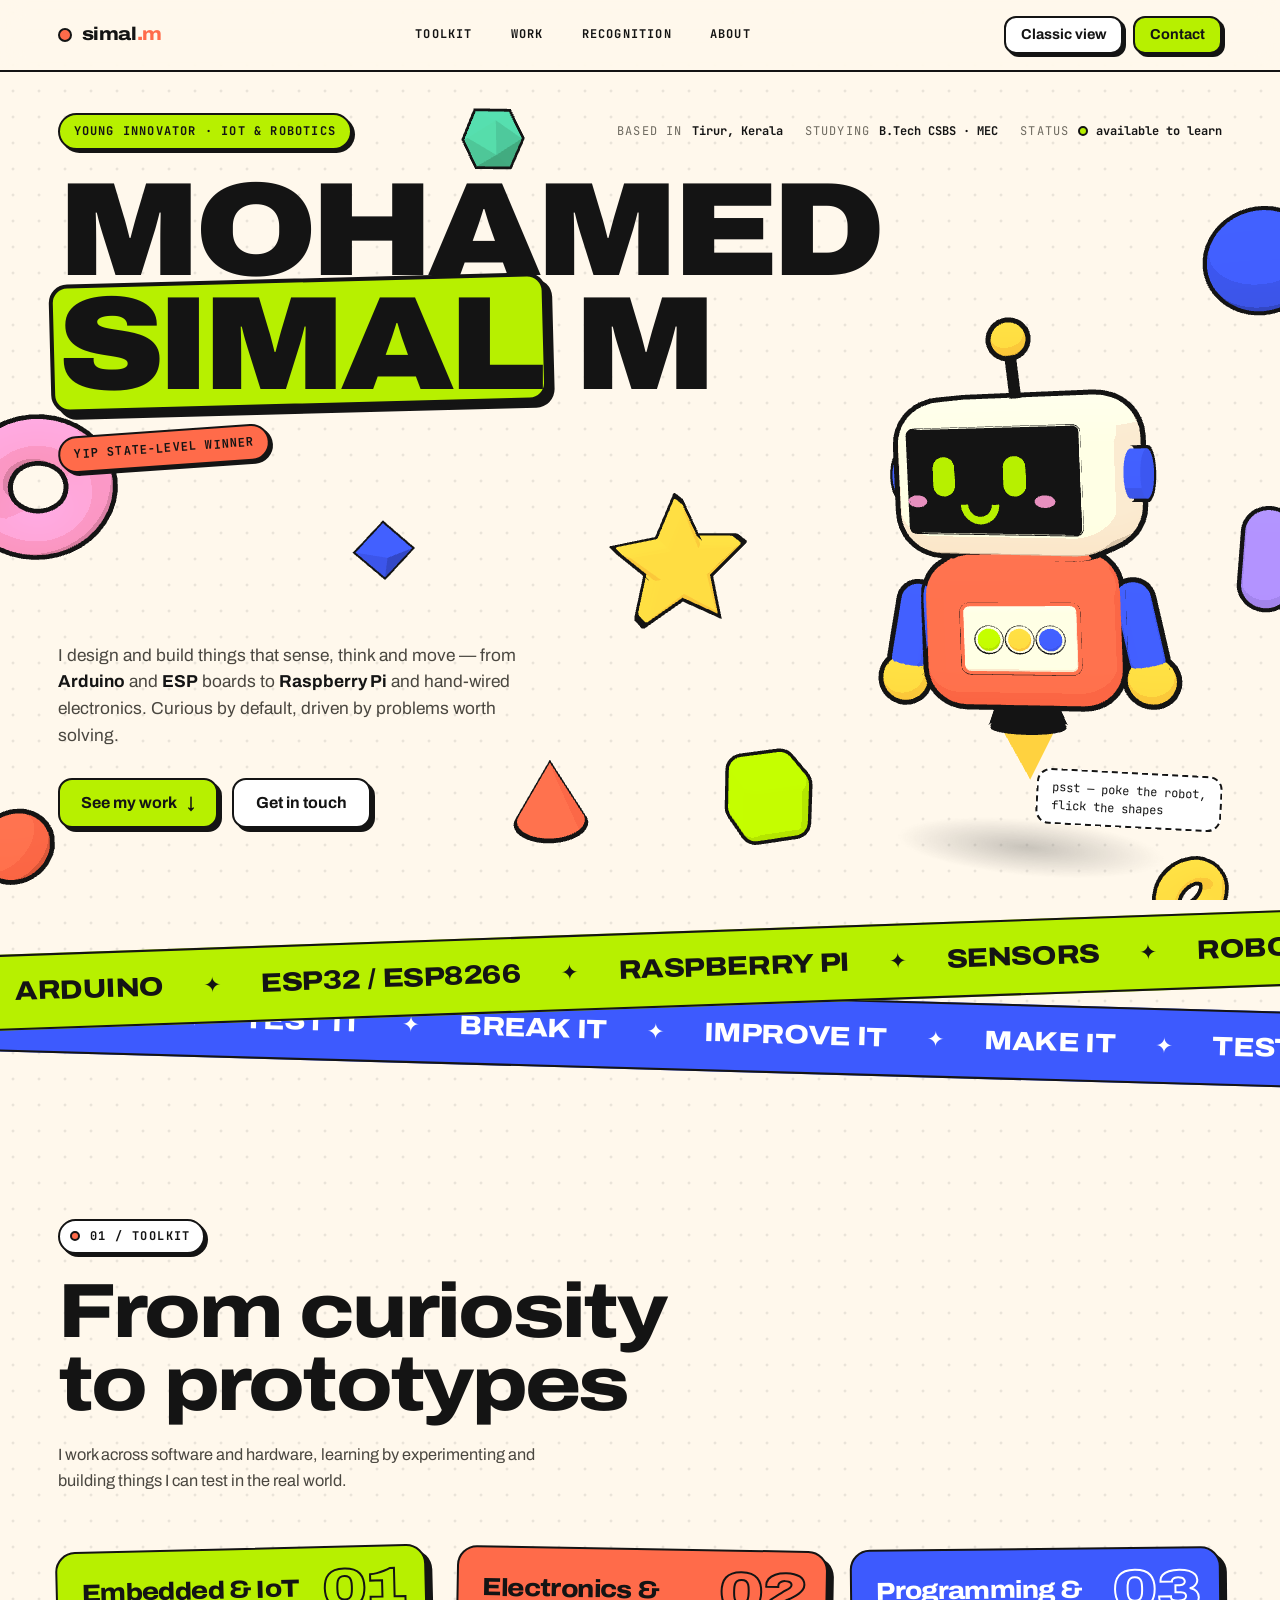
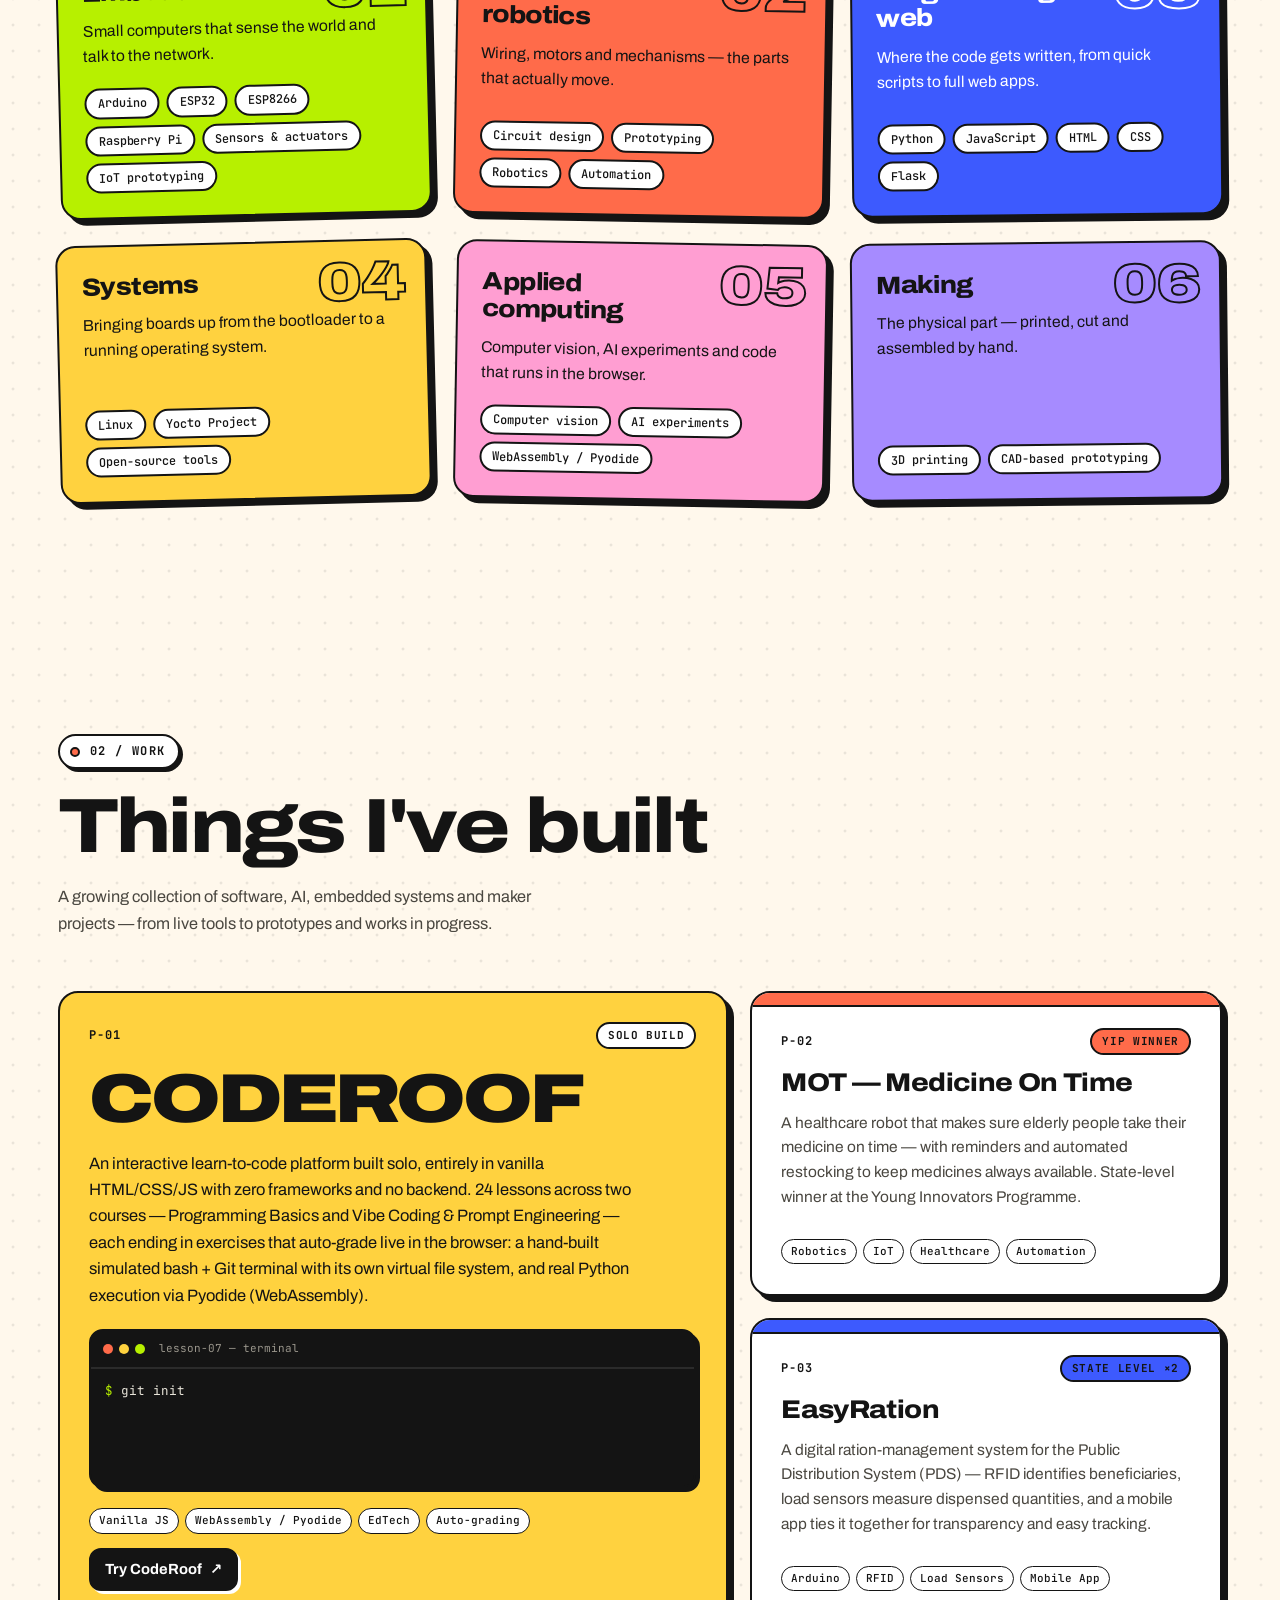
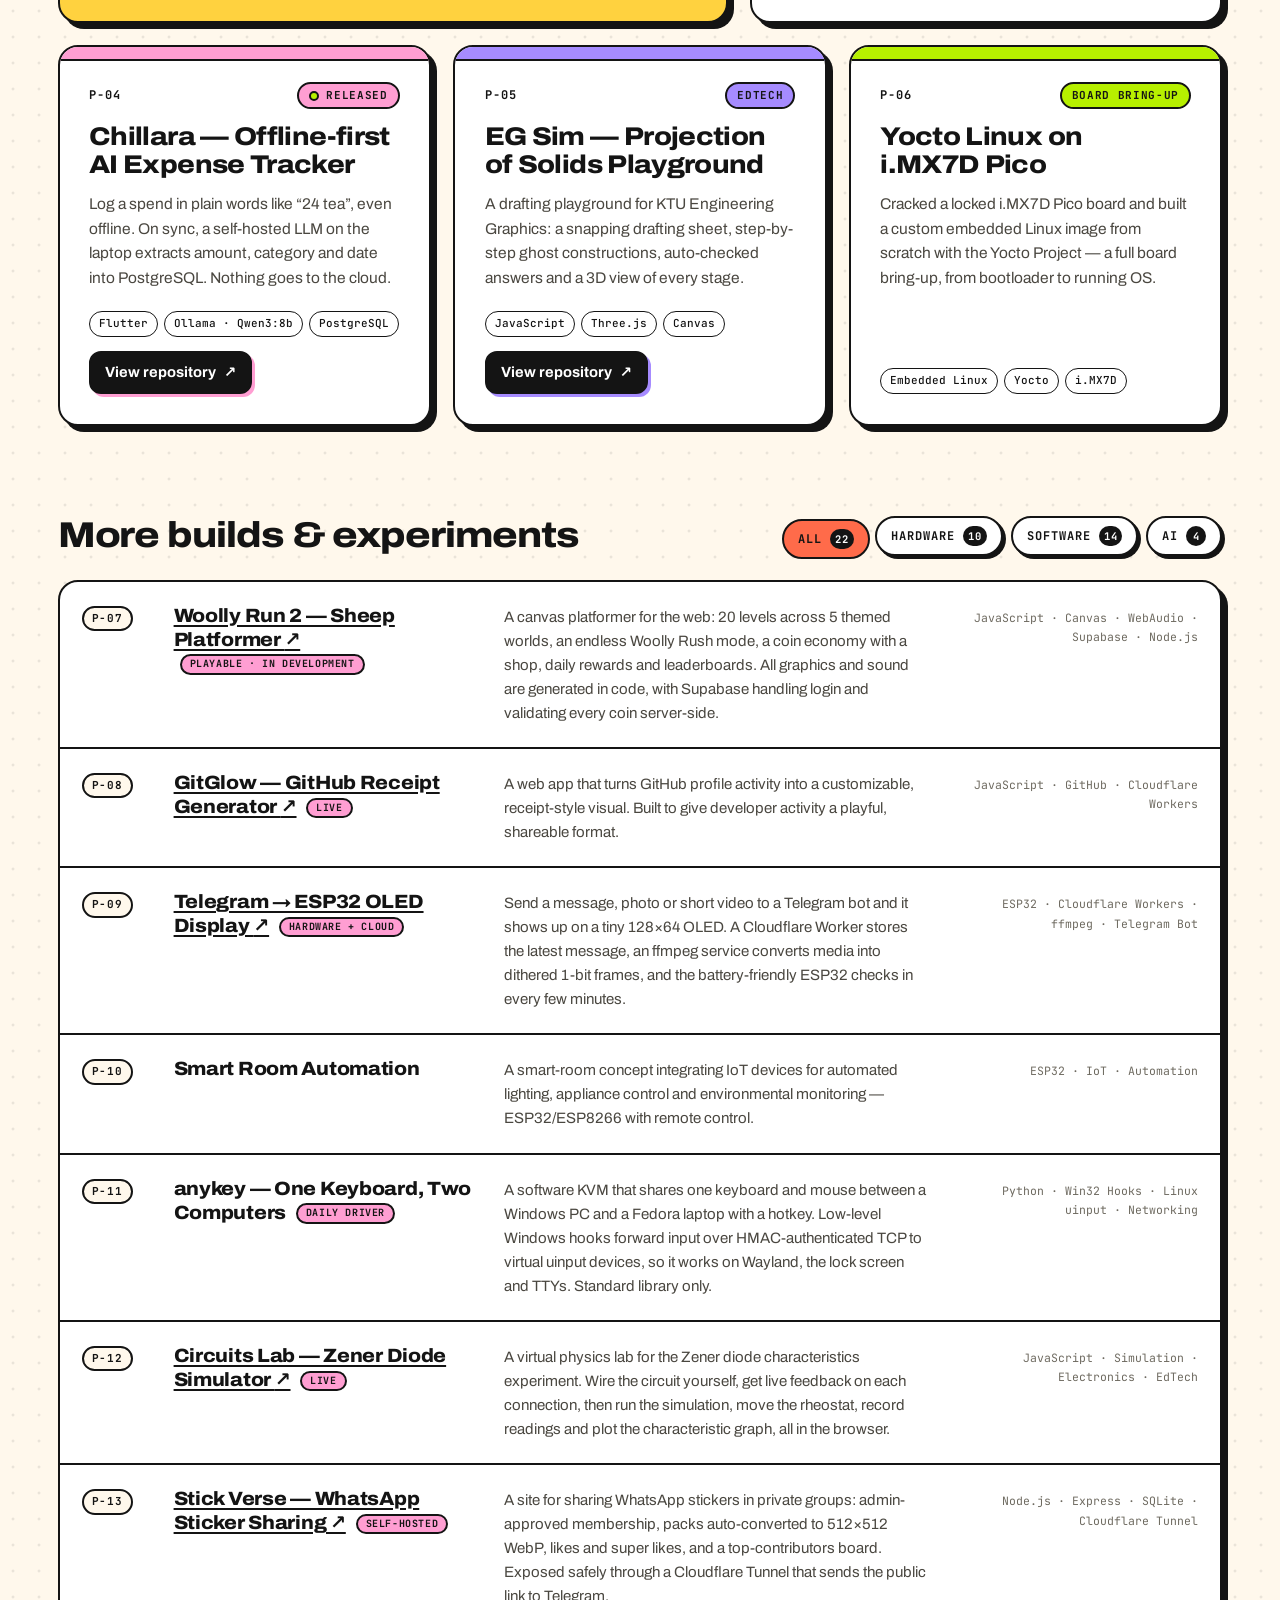
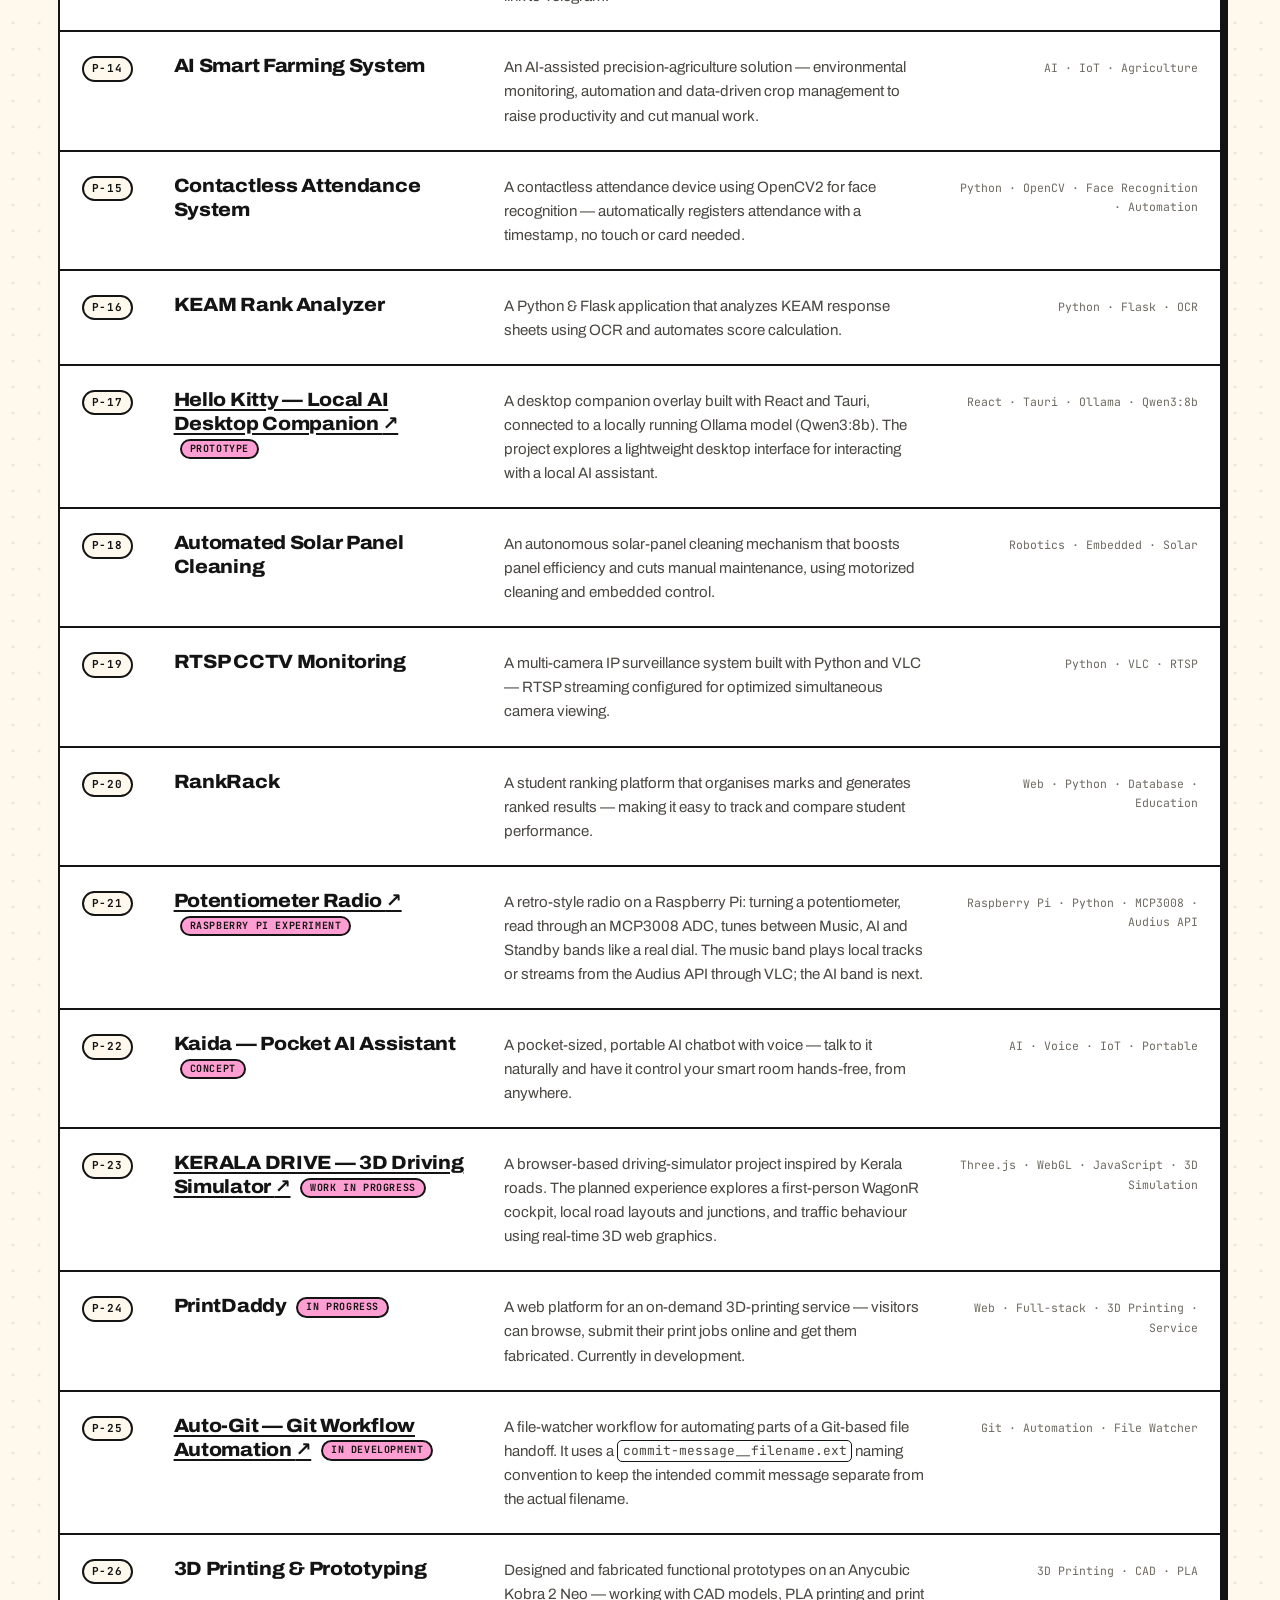
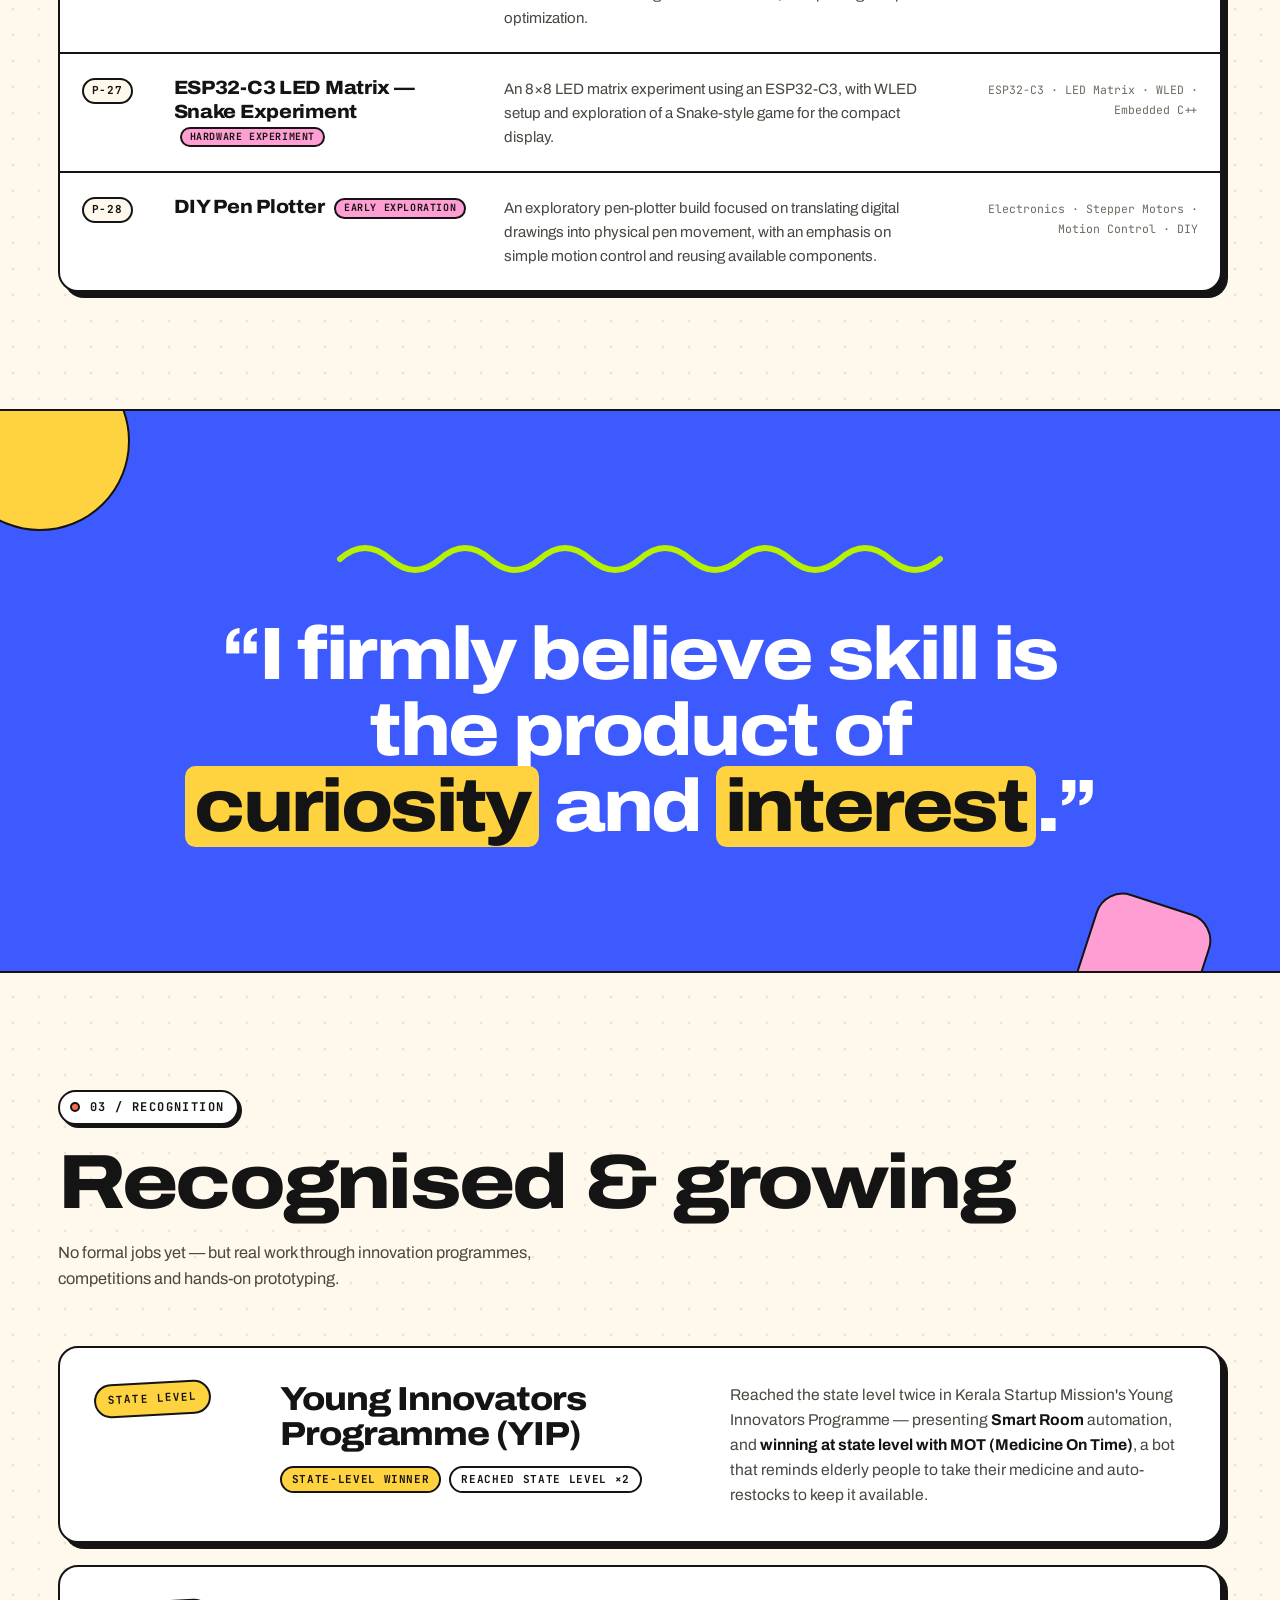
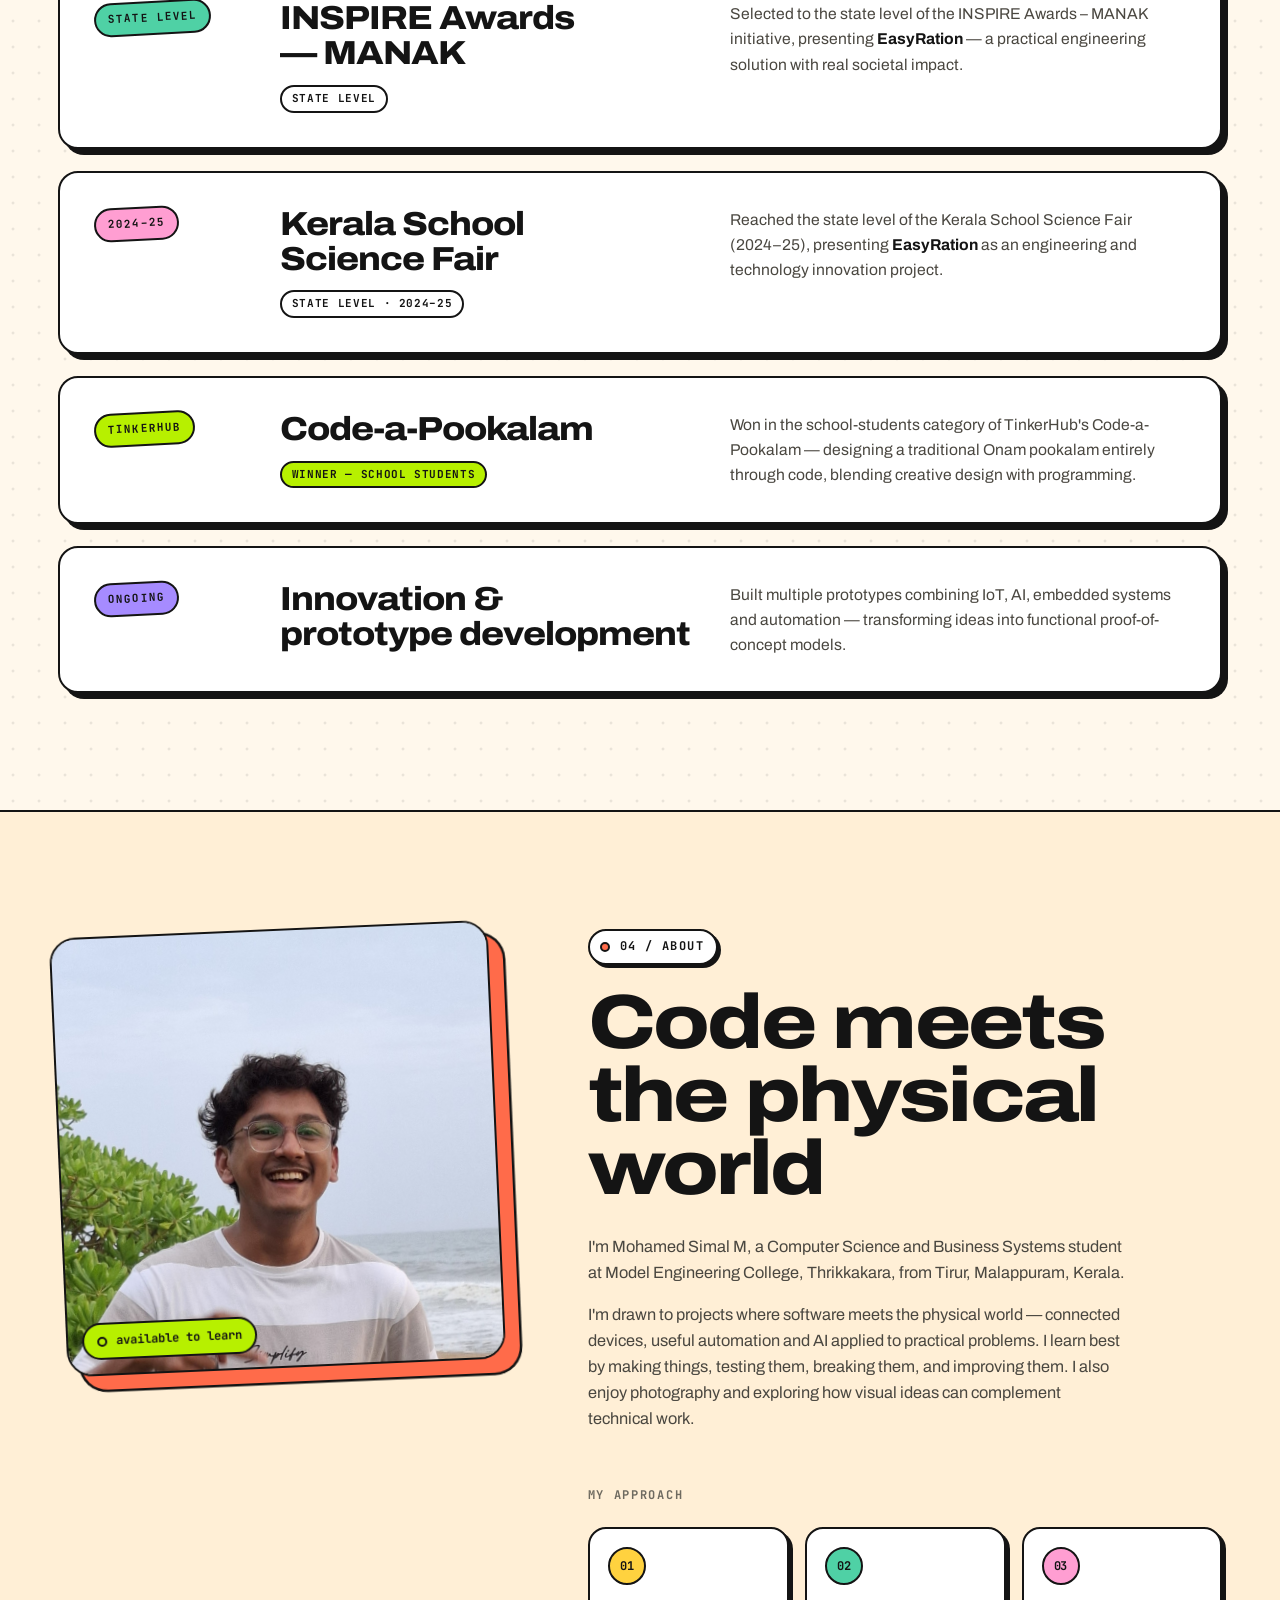
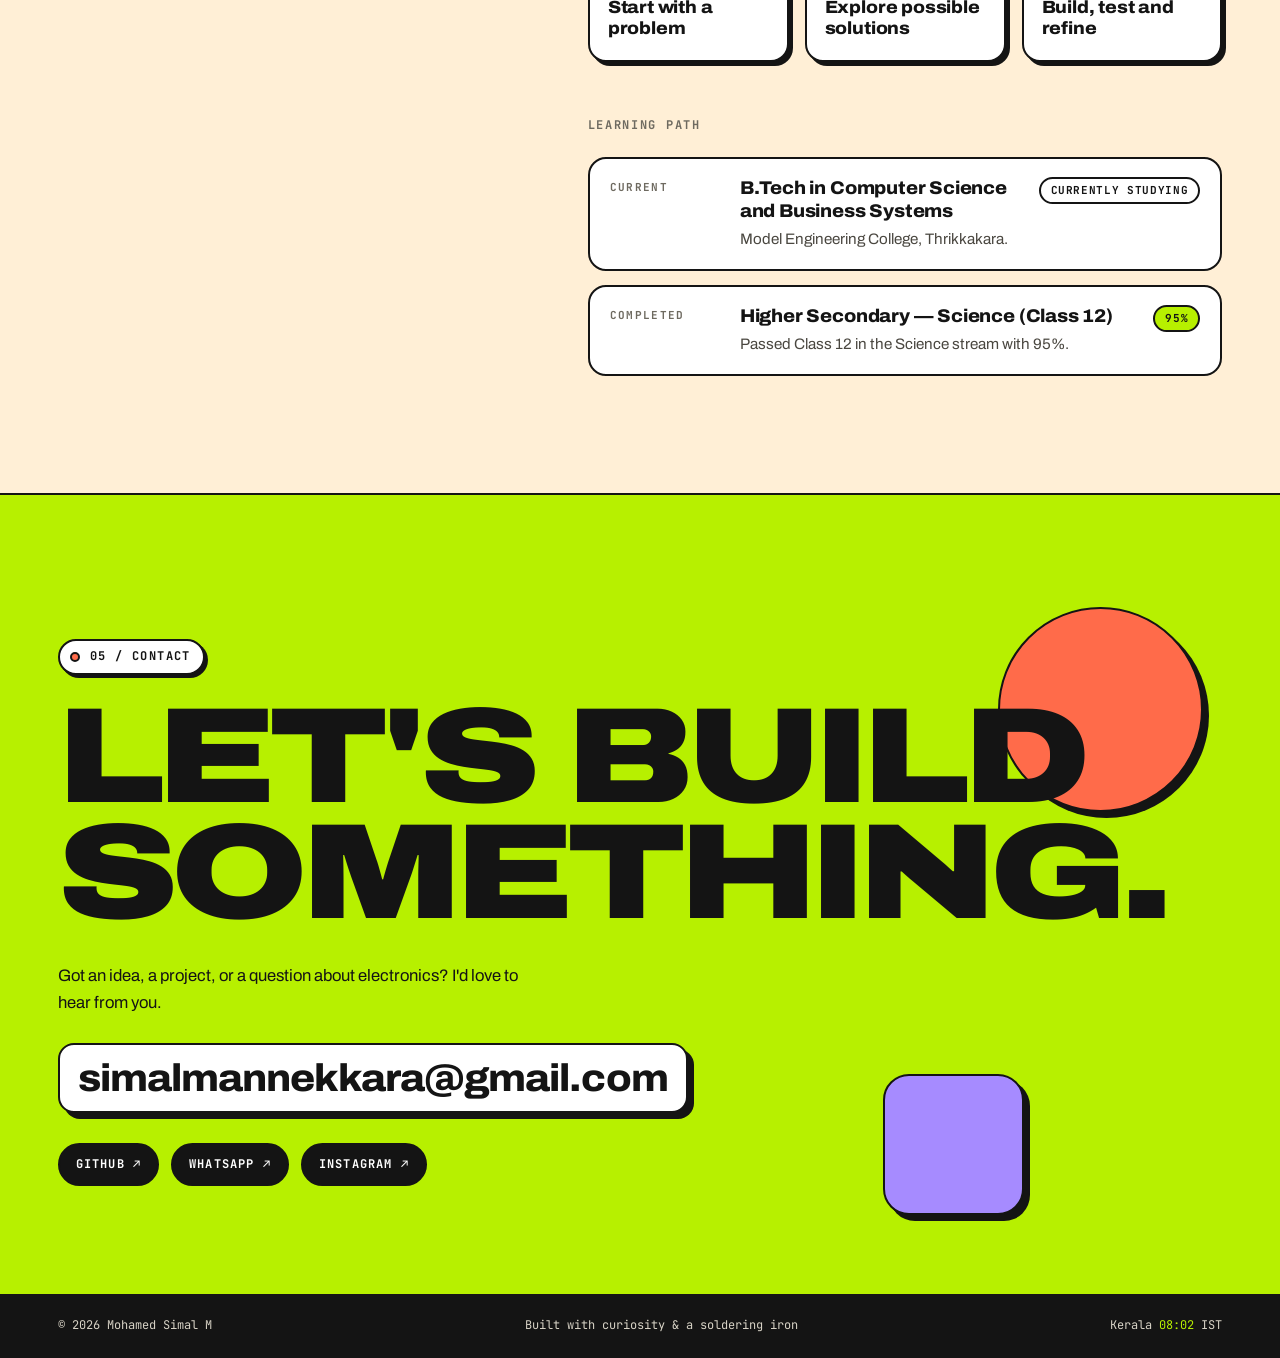
<file: experiment/index.html>
<!DOCTYPE html>
<html lang="en">
<head>
  <meta charset="UTF-8">
  <meta name="viewport" content="width=device-width, initial-scale=1.0">
  <meta name="description" content="Mohamed Simal M — developer, electronics enthusiast and maker from Kerala. Projects where code meets the physical world: embedded systems, IoT, robotics and AI.">
  <meta name="theme-color" content="#FFF8EC">
  <title>Mohamed Simal M — Developer &amp; Maker</title>
  <meta property="og:type" content="website">
  <meta property="og:title" content="Mohamed Simal M — Developer &amp; Maker">
  <meta property="og:description" content="Projects where code meets the physical world: embedded systems, IoT, robotics and AI.">
  <meta property="og:url" content="https://just-sil.github.io/just_me/">
  <meta property="og:image" content="https://just-sil.github.io/just_me/me.jpg">
  <link rel="icon" href="data:image/svg+xml,%3Csvg xmlns='http://www.w3.org/2000/svg' viewBox='0 0 32 32'%3E%3Crect width='32' height='32' rx='7' fill='%23B7F000' stroke='%23141414' stroke-width='3'/%3E%3Ccircle cx='16' cy='16' r='6' fill='%23FF6B4A' stroke='%23141414' stroke-width='2.5'/%3E%3C/svg%3E">
  <script>
    (function () {
      var d = document.documentElement;
      d.classList.add('js');
      try {
        if (window.WebGL2RenderingContext && document.createElement('canvas').getContext('webgl2')) {
          d.classList.add('has-3d');
        }
      } catch (e) {}
      // If the main script never runs, show everything rather than leave it hidden.
      setTimeout(function () { if (!window.__booted) d.classList.remove('js'); }, 3500);
    })();
  </script>
  <link rel="preconnect" href="https://fonts.googleapis.com">
  <link rel="preconnect" href="https://fonts.gstatic.com" crossorigin>
  <link href="https://fonts.googleapis.com/css2?family=Archivo:wdth,wght@62..125,100..900&family=JetBrains+Mono:wght@400;500;700&display=swap" rel="stylesheet">
  <link rel="stylesheet" href="styles.css">
  <script type="importmap">
    { "imports": { "three": "./vendor/three.module.min.js", "three/addons/": "./vendor/addons/" } }
  </script>
</head>
<body>
<a class="skip" href="#main">Skip to content</a>
<div class="progress" id="progress" aria-hidden="true"></div>

<header class="nav">
  <a class="nav__brand" href="#top" aria-label="Mohamed Simal M — back to top">
    <span class="led" aria-hidden="true"></span>
    <span class="nav__name">simal<span>.m</span></span>
  </a>
  <nav class="nav__links" aria-label="Sections">
    <a href="#toolkit">Toolkit</a>
    <a href="#projects">Work</a>
    <a href="#experience">Recognition</a>
    <a href="#about">About</a>
  </nav>
  <div class="nav__actions">
    <a class="btn btn--sm view-switch" href="../classic/" data-view="classic" title="Switch to the classic design">Classic view</a>
    <a class="btn btn--primary btn--sm" href="#contact">Contact</a>
  </div>
</header>

<main id="main">

  <!-- ───────────── hero ───────────── -->
  <section class="hero" id="top">
    <canvas class="hero__canvas" id="toys" aria-hidden="true"></canvas>
    <div class="hero__inner">
      <div class="hero__top">
        <p class="sticker sticker--lime" data-hero>Young Innovator · IoT &amp; Robotics</p>
        <dl class="spec" data-hero>
          <div><dt>Based in</dt><dd>Tirur, Kerala</dd></div>
          <div><dt>Studying</dt><dd>B.Tech CSBS · MEC</dd></div>
          <div><dt>Status</dt><dd><span class="led" aria-hidden="true"></span>available to learn</dd></div>
        </dl>
      </div>
      <h1 class="hero__name" data-hero>
        <span>Mohamed</span>
        <span><mark>Simal</mark> M</span>
      </h1>
      <p class="sticker sticker--coral hero__badge" data-hero>YIP state-level winner</p>

      <div class="hero__stage" id="stage-hero"></div>

      <div class="hero__foot">
        <div class="hero__copy">
          <p class="hero__lede" data-hero>I design and build things that sense, think and move — from <strong>Arduino</strong> and <strong>ESP</strong> boards to <strong>Raspberry&nbsp;Pi</strong> and hand-wired electronics. Curious by default, driven by problems worth solving.</p>
          <div class="hero__cta" data-hero>
            <a class="btn btn--primary" href="#projects">See my work <span aria-hidden="true">↓</span></a>
            <a class="btn" href="#contact">Get in touch</a>
          </div>
        </div>
        <p class="hero__hint" aria-hidden="true">psst — poke the robot,<br>flick the shapes</p>
      </div>
    </div>
  </section>

  <!-- ───────────── marquee bands ───────────── -->
  <div class="bands" aria-hidden="true">
    <div class="marquee marquee--lime">
      <div class="marquee__track">
        <div class="marquee__group">
          <span>Arduino</span><span>ESP32 / ESP8266</span><span>Raspberry Pi</span><span>Sensors</span><span>Robotics</span><span>IoT Prototyping</span><span>Circuit Design</span><span>Python</span><span>Computer Vision</span><span>3D Printing</span>
        </div>
        <div class="marquee__group">
          <span>Arduino</span><span>ESP32 / ESP8266</span><span>Raspberry Pi</span><span>Sensors</span><span>Robotics</span><span>IoT Prototyping</span><span>Circuit Design</span><span>Python</span><span>Computer Vision</span><span>3D Printing</span>
        </div>
      </div>
    </div>
    <div class="marquee marquee--blue">
      <div class="marquee__track">
        <div class="marquee__group">
          <span>Make it</span><span>Test it</span><span>Break it</span><span>Improve it</span><span>Make it</span><span>Test it</span><span>Break it</span><span>Improve it</span>
        </div>
        <div class="marquee__group">
          <span>Make it</span><span>Test it</span><span>Break it</span><span>Improve it</span><span>Make it</span><span>Test it</span><span>Break it</span><span>Improve it</span>
        </div>
      </div>
    </div>
  </div>

  <!-- ───────────── toolkit ───────────── -->
  <section class="section kit" id="toolkit" aria-labelledby="kit-title">
    <header class="section__head" data-reveal>
      <p class="label">01 / Toolkit</p>
      <h2 id="kit-title">From curiosity to prototypes</h2>
      <p class="section__sub">I work across software and hardware, learning by experimenting and building things I can test in the real world.</p>
    </header>

    <ul class="kit__grid">
      <li class="tool tool--lime" data-reveal>
        <span class="tool__num">01</span>
        <h3>Embedded &amp; IoT</h3>
        <p>Small computers that sense the world and talk to the network.</p>
        <ul class="chips"><li>Arduino</li><li>ESP32</li><li>ESP8266</li><li>Raspberry Pi</li><li>Sensors &amp; actuators</li><li>IoT prototyping</li></ul>
      </li>
      <li class="tool tool--coral" data-reveal>
        <span class="tool__num">02</span>
        <h3>Electronics &amp; robotics</h3>
        <p>Wiring, motors and mechanisms — the parts that actually move.</p>
        <ul class="chips"><li>Circuit design</li><li>Prototyping</li><li>Robotics</li><li>Automation</li></ul>
      </li>
      <li class="tool tool--blue" data-reveal>
        <span class="tool__num">03</span>
        <h3>Programming &amp; web</h3>
        <p>Where the code gets written, from quick scripts to full web apps.</p>
        <ul class="chips"><li>Python</li><li>JavaScript</li><li>HTML</li><li>CSS</li><li>Flask</li></ul>
      </li>
      <li class="tool tool--yellow" data-reveal>
        <span class="tool__num">04</span>
        <h3>Systems</h3>
        <p>Bringing boards up from the bootloader to a running operating system.</p>
        <ul class="chips"><li>Linux</li><li>Yocto Project</li><li>Open-source tools</li></ul>
      </li>
      <li class="tool tool--pink" data-reveal>
        <span class="tool__num">05</span>
        <h3>Applied computing</h3>
        <p>Computer vision, AI experiments and code that runs in the browser.</p>
        <ul class="chips"><li>Computer vision</li><li>AI experiments</li><li>WebAssembly / Pyodide</li></ul>
      </li>
      <li class="tool tool--purple" data-reveal>
        <span class="tool__num">06</span>
        <h3>Making</h3>
        <p>The physical part — printed, cut and assembled by hand.</p>
        <ul class="chips"><li>3D printing</li><li>CAD-based prototyping</li></ul>
      </li>
    </ul>
  </section>

  <!-- ───────────── work ───────────── -->
  <section class="section work" id="projects" aria-labelledby="work-title">
    <header class="section__head" data-reveal>
      <p class="label">02 / Work</p>
      <h2 id="work-title">Things I've built</h2>
      <p class="section__sub">A growing collection of software, AI, embedded systems and maker projects — from live tools to prototypes and works in progress.</p>
    </header>

    <div class="bento">
      <article class="card card--xl" data-reveal>
        <div class="card__face tone-yellow" data-tilt>
          <div class="card__top"><span class="card__id">P-01</span><span class="badge">Solo build</span></div>
          <h3>CodeRoof</h3>
          <p>An interactive learn-to-code platform built solo, entirely in vanilla HTML/CSS/JS with zero frameworks and no backend. 24 lessons across two courses — Programming Basics and Vibe Coding &amp; Prompt Engineering — each ending in exercises that auto-grade live in the browser: a hand-built simulated bash + Git terminal with its own virtual file system, and real Python execution via Pyodide (WebAssembly).</p>
          <div class="term" aria-hidden="true">
            <div class="term__bar"><i></i><i></i><i></i><span>lesson-07 — terminal</span></div>
            <pre class="term__out" id="term">$ git init
Initialized empty Git repository
$ python hello.py
Hello from the browser
✓ exercise passed</pre>
          </div>
          <ul class="tags"><li>Vanilla JS</li><li>WebAssembly / Pyodide</li><li>EdTech</li><li>Auto-grading</li></ul>
          <a class="card__link" href="https://just-sil.github.io/code_roof/" target="_blank" rel="noopener noreferrer">Try CodeRoof <span aria-hidden="true">↗</span></a>
        </div>
      </article>

      <article class="card card--m" data-reveal>
        <div class="card__face tone-coral" data-tilt>
          <div class="card__top"><span class="card__id">P-02</span><span class="badge">YIP winner</span></div>
          <h3>MOT — Medicine On Time</h3>
          <p>A healthcare robot that makes sure elderly people take their medicine on time — with reminders and automated restocking to keep medicines always available. State-level winner at the Young Innovators Programme.</p>
          <ul class="tags"><li>Robotics</li><li>IoT</li><li>Healthcare</li><li>Automation</li></ul>
        </div>
      </article>

      <article class="card card--m" data-reveal>
        <div class="card__face tone-blue" data-tilt>
          <div class="card__top"><span class="card__id">P-03</span><span class="badge">State level ×2</span></div>
          <h3>EasyRation</h3>
          <p>A digital ration-management system for the Public Distribution System (PDS) — RFID identifies beneficiaries, load sensors measure dispensed quantities, and a mobile app ties it together for transparency and easy tracking.</p>
          <ul class="tags"><li>Arduino</li><li>RFID</li><li>Load Sensors</li><li>Mobile App</li></ul>
        </div>
      </article>

      <article class="card card--s" data-reveal>
        <div class="card__face tone-pink" data-tilt>
          <div class="card__top"><span class="card__id">P-04</span><span class="badge badge--live"><span class="led" aria-hidden="true"></span>Released</span></div>
          <h3>Chillara — Offline-first AI Expense Tracker</h3>
          <p>Log a spend in plain words like “24 tea”, even offline. On sync, a self-hosted LLM on the laptop extracts amount, category and date into PostgreSQL. Nothing goes to the cloud.</p>
          <ul class="tags"><li>Flutter</li><li>Ollama · Qwen3:8b</li><li>PostgreSQL</li></ul>
          <a class="card__link" href="https://github.com/just-sil/expense_tracker" target="_blank" rel="noopener noreferrer">View repository <span aria-hidden="true">↗</span></a>
        </div>
      </article>

      <article class="card card--s" data-reveal>
        <div class="card__face tone-purple" data-tilt>
          <div class="card__top"><span class="card__id">P-05</span><span class="badge badge--ghost">EdTech</span></div>
          <h3>EG Sim — Projection of Solids Playground</h3>
          <p>A drafting playground for KTU Engineering Graphics: a snapping drafting sheet, step-by-step ghost constructions, auto-checked answers and a 3D view of every stage.</p>
          <ul class="tags"><li>JavaScript</li><li>Three.js</li><li>Canvas</li></ul>
          <a class="card__link" href="https://github.com/just-sil/eg-sim" target="_blank" rel="noopener noreferrer">View repository <span aria-hidden="true">↗</span></a>
        </div>
      </article>

      <article class="card card--s" data-reveal>
        <div class="card__face tone-lime" data-tilt>
          <div class="card__top"><span class="card__id">P-06</span><span class="badge badge--ghost">Board bring-up</span></div>
          <h3>Yocto Linux on i.MX7D Pico</h3>
          <p>Cracked a locked i.MX7D Pico board and built a custom embedded Linux image from scratch with the Yocto Project — a full board bring-up, from bootloader to running OS.</p>
          <ul class="tags"><li>Embedded Linux</li><li>Yocto</li><li>i.MX7D</li></ul>
        </div>
      </article>
    </div>

    <div class="index">
      <div class="index__bar" data-reveal>
        <h3>More builds &amp; experiments</h3>
        <div class="filters" role="group" aria-label="Filter projects by type">
          <button class="filter is-on" type="button" data-filter="all" aria-pressed="true">All</button>
          <button class="filter" type="button" data-filter="hardware" aria-pressed="false">Hardware</button>
          <button class="filter" type="button" data-filter="software" aria-pressed="false">Software</button>
          <button class="filter" type="button" data-filter="ai" aria-pressed="false">AI</button>
        </div>
      </div>

      <ul class="index__list" id="index-list">
        <li class="row" data-cat="software" data-reveal>
          <span class="row__id">P-07</span>
          <h4 class="row__title"><a href="https://github.com/just-sil/cospo" target="_blank" rel="noopener noreferrer">Woolly Run 2 — Sheep Platformer <span aria-hidden="true">↗</span></a> <span class="status">Playable · In development</span></h4>
          <p class="row__desc">A canvas platformer for the web: 20 levels across 5 themed worlds, an endless Woolly Rush mode, a coin economy with a shop, daily rewards and leaderboards. All graphics and sound are generated in code, with Supabase handling login and validating every coin server-side.</p>
          <p class="row__meta">JavaScript · Canvas · WebAudio · Supabase · Node.js</p>
        </li>
        <li class="row" data-cat="software" data-reveal>
          <span class="row__id">P-08</span>
          <h4 class="row__title"><a href="https://gitglow.pages.dev/" target="_blank" rel="noopener noreferrer">GitGlow — GitHub Receipt Generator <span aria-hidden="true">↗</span></a> <span class="status">Live</span></h4>
          <p class="row__desc">A web app that turns GitHub profile activity into a customizable, receipt-style visual. Built to give developer activity a playful, shareable format.</p>
          <p class="row__meta">JavaScript · GitHub · Cloudflare Workers</p>
        </li>
        <li class="row" data-cat="hardware software" data-reveal>
          <span class="row__id">P-09</span>
          <h4 class="row__title"><a href="https://github.com/just-sil/pathiribot" target="_blank" rel="noopener noreferrer">Telegram → ESP32 OLED Display <span aria-hidden="true">↗</span></a> <span class="status">Hardware + cloud</span></h4>
          <p class="row__desc">Send a message, photo or short video to a Telegram bot and it shows up on a tiny 128×64 OLED. A Cloudflare Worker stores the latest message, an ffmpeg service converts media into dithered 1-bit frames, and the battery-friendly ESP32 checks in every few minutes.</p>
          <p class="row__meta">ESP32 · Cloudflare Workers · ffmpeg · Telegram Bot</p>
        </li>
        <li class="row" data-cat="hardware" data-reveal>
          <span class="row__id">P-10</span>
          <h4 class="row__title">Smart Room Automation</h4>
          <p class="row__desc">A smart-room concept integrating IoT devices for automated lighting, appliance control and environmental monitoring — ESP32/ESP8266 with remote control.</p>
          <p class="row__meta">ESP32 · IoT · Automation</p>
        </li>
        <li class="row" data-cat="software" data-reveal>
          <span class="row__id">P-11</span>
          <h4 class="row__title">anykey — One Keyboard, Two Computers <span class="status">Daily driver</span></h4>
          <p class="row__desc">A software KVM that shares one keyboard and mouse between a Windows PC and a Fedora laptop with a hotkey. Low-level Windows hooks forward input over HMAC-authenticated TCP to virtual uinput devices, so it works on Wayland, the lock screen and TTYs. Standard library only.</p>
          <p class="row__meta">Python · Win32 Hooks · Linux uinput · Networking</p>
        </li>
        <li class="row" data-cat="software hardware" data-reveal>
          <span class="row__id">P-12</span>
          <h4 class="row__title"><a href="https://just-sil.github.io/sim-lab/" target="_blank" rel="noopener noreferrer">Circuits Lab — Zener Diode Simulator <span aria-hidden="true">↗</span></a> <span class="status">Live</span></h4>
          <p class="row__desc">A virtual physics lab for the Zener diode characteristics experiment. Wire the circuit yourself, get live feedback on each connection, then run the simulation, move the rheostat, record readings and plot the characteristic graph, all in the browser.</p>
          <p class="row__meta">JavaScript · Simulation · Electronics · EdTech</p>
        </li>
        <li class="row" data-cat="software" data-reveal>
          <span class="row__id">P-13</span>
          <h4 class="row__title"><a href="https://github.com/just-sil/stickverse" target="_blank" rel="noopener noreferrer">Stick Verse — WhatsApp Sticker Sharing <span aria-hidden="true">↗</span></a> <span class="status">Self-hosted</span></h4>
          <p class="row__desc">A site for sharing WhatsApp stickers in private groups: admin-approved membership, packs auto-converted to 512×512 WebP, likes and super likes, and a top-contributors board. Exposed safely through a Cloudflare Tunnel that sends the public link to Telegram.</p>
          <p class="row__meta">Node.js · Express · SQLite · Cloudflare Tunnel</p>
        </li>
        <li class="row" data-cat="hardware ai" data-reveal>
          <span class="row__id">P-14</span>
          <h4 class="row__title">AI Smart Farming System</h4>
          <p class="row__desc">An AI-assisted precision-agriculture solution — environmental monitoring, automation and data-driven crop management to raise productivity and cut manual work.</p>
          <p class="row__meta">AI · IoT · Agriculture</p>
        </li>
        <li class="row" data-cat="software ai" data-reveal>
          <span class="row__id">P-15</span>
          <h4 class="row__title">Contactless Attendance System</h4>
          <p class="row__desc">A contactless attendance device using OpenCV2 for face recognition — automatically registers attendance with a timestamp, no touch or card needed.</p>
          <p class="row__meta">Python · OpenCV · Face Recognition · Automation</p>
        </li>
        <li class="row" data-cat="software" data-reveal>
          <span class="row__id">P-16</span>
          <h4 class="row__title">KEAM Rank Analyzer</h4>
          <p class="row__desc">A Python &amp; Flask application that analyzes KEAM response sheets using OCR and automates score calculation.</p>
          <p class="row__meta">Python · Flask · OCR</p>
        </li>
        <li class="row" data-cat="software ai" data-reveal>
          <span class="row__id">P-17</span>
          <h4 class="row__title"><a href="https://github.com/just-sil/hello_kitty" target="_blank" rel="noopener noreferrer">Hello Kitty — Local AI Desktop Companion <span aria-hidden="true">↗</span></a> <span class="status">Prototype</span></h4>
          <p class="row__desc">A desktop companion overlay built with React and Tauri, connected to a locally running Ollama model (Qwen3:8b). The project explores a lightweight desktop interface for interacting with a local AI assistant.</p>
          <p class="row__meta">React · Tauri · Ollama · Qwen3:8b</p>
        </li>
        <li class="row" data-cat="hardware" data-reveal>
          <span class="row__id">P-18</span>
          <h4 class="row__title">Automated Solar Panel Cleaning</h4>
          <p class="row__desc">An autonomous solar-panel cleaning mechanism that boosts panel efficiency and cuts manual maintenance, using motorized cleaning and embedded control.</p>
          <p class="row__meta">Robotics · Embedded · Solar</p>
        </li>
        <li class="row" data-cat="software" data-reveal>
          <span class="row__id">P-19</span>
          <h4 class="row__title">RTSP CCTV Monitoring</h4>
          <p class="row__desc">A multi-camera IP surveillance system built with Python and VLC — RTSP streaming configured for optimized simultaneous camera viewing.</p>
          <p class="row__meta">Python · VLC · RTSP</p>
        </li>
        <li class="row" data-cat="software" data-reveal>
          <span class="row__id">P-20</span>
          <h4 class="row__title">RankRack</h4>
          <p class="row__desc">A student ranking platform that organises marks and generates ranked results — making it easy to track and compare student performance.</p>
          <p class="row__meta">Web · Python · Database · Education</p>
        </li>
        <li class="row" data-cat="hardware" data-reveal>
          <span class="row__id">P-21</span>
          <h4 class="row__title"><a href="https://github.com/just-sil/the-faah-radio" target="_blank" rel="noopener noreferrer">Potentiometer Radio <span aria-hidden="true">↗</span></a> <span class="status">Raspberry Pi experiment</span></h4>
          <p class="row__desc">A retro-style radio on a Raspberry Pi: turning a potentiometer, read through an MCP3008 ADC, tunes between Music, AI and Standby bands like a real dial. The music band plays local tracks or streams from the Audius API through VLC; the AI band is next.</p>
          <p class="row__meta">Raspberry Pi · Python · MCP3008 · Audius API</p>
        </li>
        <li class="row" data-cat="hardware ai" data-reveal>
          <span class="row__id">P-22</span>
          <h4 class="row__title">Kaida — Pocket AI Assistant <span class="status">Concept</span></h4>
          <p class="row__desc">A pocket-sized, portable AI chatbot with voice — talk to it naturally and have it control your smart room hands-free, from anywhere.</p>
          <p class="row__meta">AI · Voice · IoT · Portable</p>
        </li>
        <li class="row" data-cat="software" data-reveal>
          <span class="row__id">P-23</span>
          <h4 class="row__title"><a href="https://github.com/just-sil/kerala-drive" target="_blank" rel="noopener noreferrer">KERALA DRIVE — 3D Driving Simulator <span aria-hidden="true">↗</span></a> <span class="status">Work in progress</span></h4>
          <p class="row__desc">A browser-based driving-simulator project inspired by Kerala roads. The planned experience explores a first-person WagonR cockpit, local road layouts and junctions, and traffic behaviour using real-time 3D web graphics.</p>
          <p class="row__meta">Three.js · WebGL · JavaScript · 3D Simulation</p>
        </li>
        <li class="row" data-cat="software" data-reveal>
          <span class="row__id">P-24</span>
          <h4 class="row__title">PrintDaddy <span class="status">In progress</span></h4>
          <p class="row__desc">A web platform for an on-demand 3D-printing service — visitors can browse, submit their print jobs online and get them fabricated. Currently in development.</p>
          <p class="row__meta">Web · Full-stack · 3D Printing · Service</p>
        </li>
        <li class="row" data-cat="software" data-reveal>
          <span class="row__id">P-25</span>
          <h4 class="row__title"><a href="https://github.com/just-sil/auto-git" target="_blank" rel="noopener noreferrer">Auto-Git — Git Workflow Automation <span aria-hidden="true">↗</span></a> <span class="status">In development</span></h4>
          <p class="row__desc">A file-watcher workflow for automating parts of a Git-based file handoff. It uses a <code>commit-message__filename.ext</code> naming convention to keep the intended commit message separate from the actual filename.</p>
          <p class="row__meta">Git · Automation · File Watcher</p>
        </li>
        <li class="row" data-cat="hardware" data-reveal>
          <span class="row__id">P-26</span>
          <h4 class="row__title">3D Printing &amp; Prototyping</h4>
          <p class="row__desc">Designed and fabricated functional prototypes on an Anycubic Kobra 2 Neo — working with CAD models, PLA printing and print optimization.</p>
          <p class="row__meta">3D Printing · CAD · PLA</p>
        </li>
        <li class="row" data-cat="hardware" data-reveal>
          <span class="row__id">P-27</span>
          <h4 class="row__title">ESP32-C3 LED Matrix — Snake Experiment <span class="status">Hardware experiment</span></h4>
          <p class="row__desc">An 8×8 LED matrix experiment using an ESP32-C3, with WLED setup and exploration of a Snake-style game for the compact display.</p>
          <p class="row__meta">ESP32-C3 · LED Matrix · WLED · Embedded C++</p>
        </li>
        <li class="row" data-cat="hardware" data-reveal>
          <span class="row__id">P-28</span>
          <h4 class="row__title">DIY Pen Plotter <span class="status">Early exploration</span></h4>
          <p class="row__desc">An exploratory pen-plotter build focused on translating digital drawings into physical pen movement, with an emphasis on simple motion control and reusing available components.</p>
          <p class="row__meta">Electronics · Stepper Motors · Motion Control · DIY</p>
        </li>
      </ul>
    </div>
  </section>

  <!-- ───────────── quote ───────────── -->
  <section class="quote" aria-label="Philosophy">
    <svg class="squiggle" viewBox="0 0 608 44" aria-hidden="true"><path d="M4 22 q 25 -22 50 0 t 50 0 q 25 -22 50 0 t 50 0 q 25 -22 50 0 t 50 0 q 25 -22 50 0 t 50 0 q 25 -22 50 0 t 50 0 q 25 -22 50 0 t 50 0" pathLength="1"/></svg>
    <blockquote id="quote">
      <p>“I firmly believe skill is the product of <em>curiosity</em> and <em>interest</em>.”</p>
    </blockquote>
  </section>

  <!-- ───────────── recognition ───────────── -->
  <section class="section awards" id="experience" aria-labelledby="awards-title">
    <header class="section__head" data-reveal>
      <p class="label">03 / Recognition</p>
      <h2 id="awards-title">Recognised &amp; growing</h2>
      <p class="section__sub">No formal jobs yet — but real work through innovation programmes, competitions and hands-on prototyping.</p>
    </header>

    <ol class="awards__list">
      <li class="award" data-reveal>
        <p class="award__when">State level</p>
        <div class="award__main">
          <h3>Young Innovators Programme (YIP)</h3>
          <p class="badges"><span class="badge">State-level winner</span><span class="badge badge--ghost">Reached state level ×2</span></p>
        </div>
        <p class="award__desc">Reached the state level twice in Kerala Startup Mission's Young Innovators Programme — presenting <strong>Smart Room</strong> automation, and <strong>winning at state level with MOT (Medicine On Time)</strong>, a bot that reminds elderly people to take their medicine and auto-restocks to keep it available.</p>
      </li>
      <li class="award" data-reveal>
        <p class="award__when">State level</p>
        <div class="award__main">
          <h3>INSPIRE Awards — MANAK</h3>
          <p class="badges"><span class="badge badge--ghost">State level</span></p>
        </div>
        <p class="award__desc">Selected to the state level of the INSPIRE Awards – MANAK initiative, presenting <strong>EasyRation</strong> — a practical engineering solution with real societal impact.</p>
      </li>
      <li class="award" data-reveal>
        <p class="award__when">2024–25</p>
        <div class="award__main">
          <h3>Kerala School Science Fair</h3>
          <p class="badges"><span class="badge badge--ghost">State level · 2024–25</span></p>
        </div>
        <p class="award__desc">Reached the state level of the Kerala School Science Fair (2024–25), presenting <strong>EasyRation</strong> as an engineering and technology innovation project.</p>
      </li>
      <li class="award" data-reveal>
        <p class="award__when">TinkerHub</p>
        <div class="award__main">
          <h3>Code-a-Pookalam</h3>
          <p class="badges"><span class="badge">Winner — school students</span></p>
        </div>
        <p class="award__desc">Won in the school-students category of TinkerHub's Code-a-Pookalam — designing a traditional Onam pookalam entirely through code, blending creative design with programming.</p>
      </li>
      <li class="award" data-reveal>
        <p class="award__when">Ongoing</p>
        <div class="award__main">
          <h3>Innovation &amp; prototype development</h3>
        </div>
        <p class="award__desc">Built multiple prototypes combining IoT, AI, embedded systems and automation — transforming ideas into functional proof-of-concept models.</p>
      </li>
    </ol>
  </section>

  <!-- ───────────── about + education ───────────── -->
  <section class="section about" id="about" aria-labelledby="about-title">
    <div class="about__grid">
      <div class="about__photo" data-reveal>
        <figure class="photo" data-tilt>
          <img id="msm-photo" src="me.jpg" alt="Mohamed Simal M, smiling outdoors by the sea" width="1444" height="1444" loading="lazy" decoding="async">
          <figcaption><span class="led" aria-hidden="true"></span>available to learn</figcaption>
        </figure>
      </div>

      <div class="about__text">
        <header data-reveal>
          <p class="label">04 / About</p>
          <h2 id="about-title">Code meets the physical world</h2>
        </header>
        <div class="about__bio" data-reveal>
          <p>I'm Mohamed Simal M, a Computer Science and Business Systems student at Model Engineering College, Thrikkakara, from Tirur, Malappuram, Kerala.</p>
          <p>I'm drawn to projects where software meets the physical world — connected devices, useful automation and AI applied to practical problems. I learn best by making things, testing them, breaking them, and improving them. I also enjoy photography and exploring how visual ideas can complement technical work.</p>
        </div>

        <div class="approach" data-reveal>
          <h3 class="approach__title">My approach</h3>
          <ol>
            <li><span>01</span>Start with a problem</li>
            <li><span>02</span>Explore possible solutions</li>
            <li><span>03</span>Build, test and refine</li>
          </ol>
        </div>

        <div class="edu" id="education" data-reveal>
          <h3 class="approach__title">Learning path</h3>
          <div class="edu__row">
            <p class="edu__when">Current</p>
            <div>
              <h4>B.Tech in Computer Science and Business Systems</h4>
              <p>Model Engineering College, Thrikkakara.</p>
            </div>
            <span class="badge badge--ghost">Currently studying</span>
          </div>
          <div class="edu__row">
            <p class="edu__when">Completed</p>
            <div>
              <h4>Higher Secondary — Science (Class 12)</h4>
              <p>Passed Class 12 in the Science stream with 95%.</p>
            </div>
            <span class="badge">95%</span>
          </div>
        </div>
      </div>
    </div>
  </section>

  <!-- ───────────── contact ───────────── -->
  <section class="contact" id="contact" aria-labelledby="contact-title">
    <div class="contact__inner" data-reveal>
      <p class="label">05 / Contact</p>
      <h2 id="contact-title">Let's build<br>something.</h2>
      <p class="contact__sub">Got an idea, a project, or a question about electronics? I'd love to hear from you.</p>
      <a class="contact__mail" href="mailto:simalmannekkara@gmail.com">simalmannekkara@gmail.com</a>
      <ul class="contact__links">
        <li><a href="https://github.com/just-sil" target="_blank" rel="noopener noreferrer">GitHub <span aria-hidden="true">↗</span></a></li>
        <li><a href="https://wa.me/+919633302482" target="_blank" rel="noopener noreferrer">WhatsApp <span aria-hidden="true">↗</span></a></li>
        <li><a href="https://www.instagram.com/silman0_0/" target="_blank" rel="noopener noreferrer">Instagram <span aria-hidden="true">↗</span></a></li>
      </ul>
    </div>
  </section>
</main>

<footer class="footer">
  <span>© <span id="year">2026</span> Mohamed Simal M</span>
  <span>Built with curiosity &amp; a soldering iron</span>
  <span class="footer__time">Kerala <span id="clock">--:--</span> IST</span>
</footer>

<script type="module" src="script.js"></script>
</body>
</html>
</file>
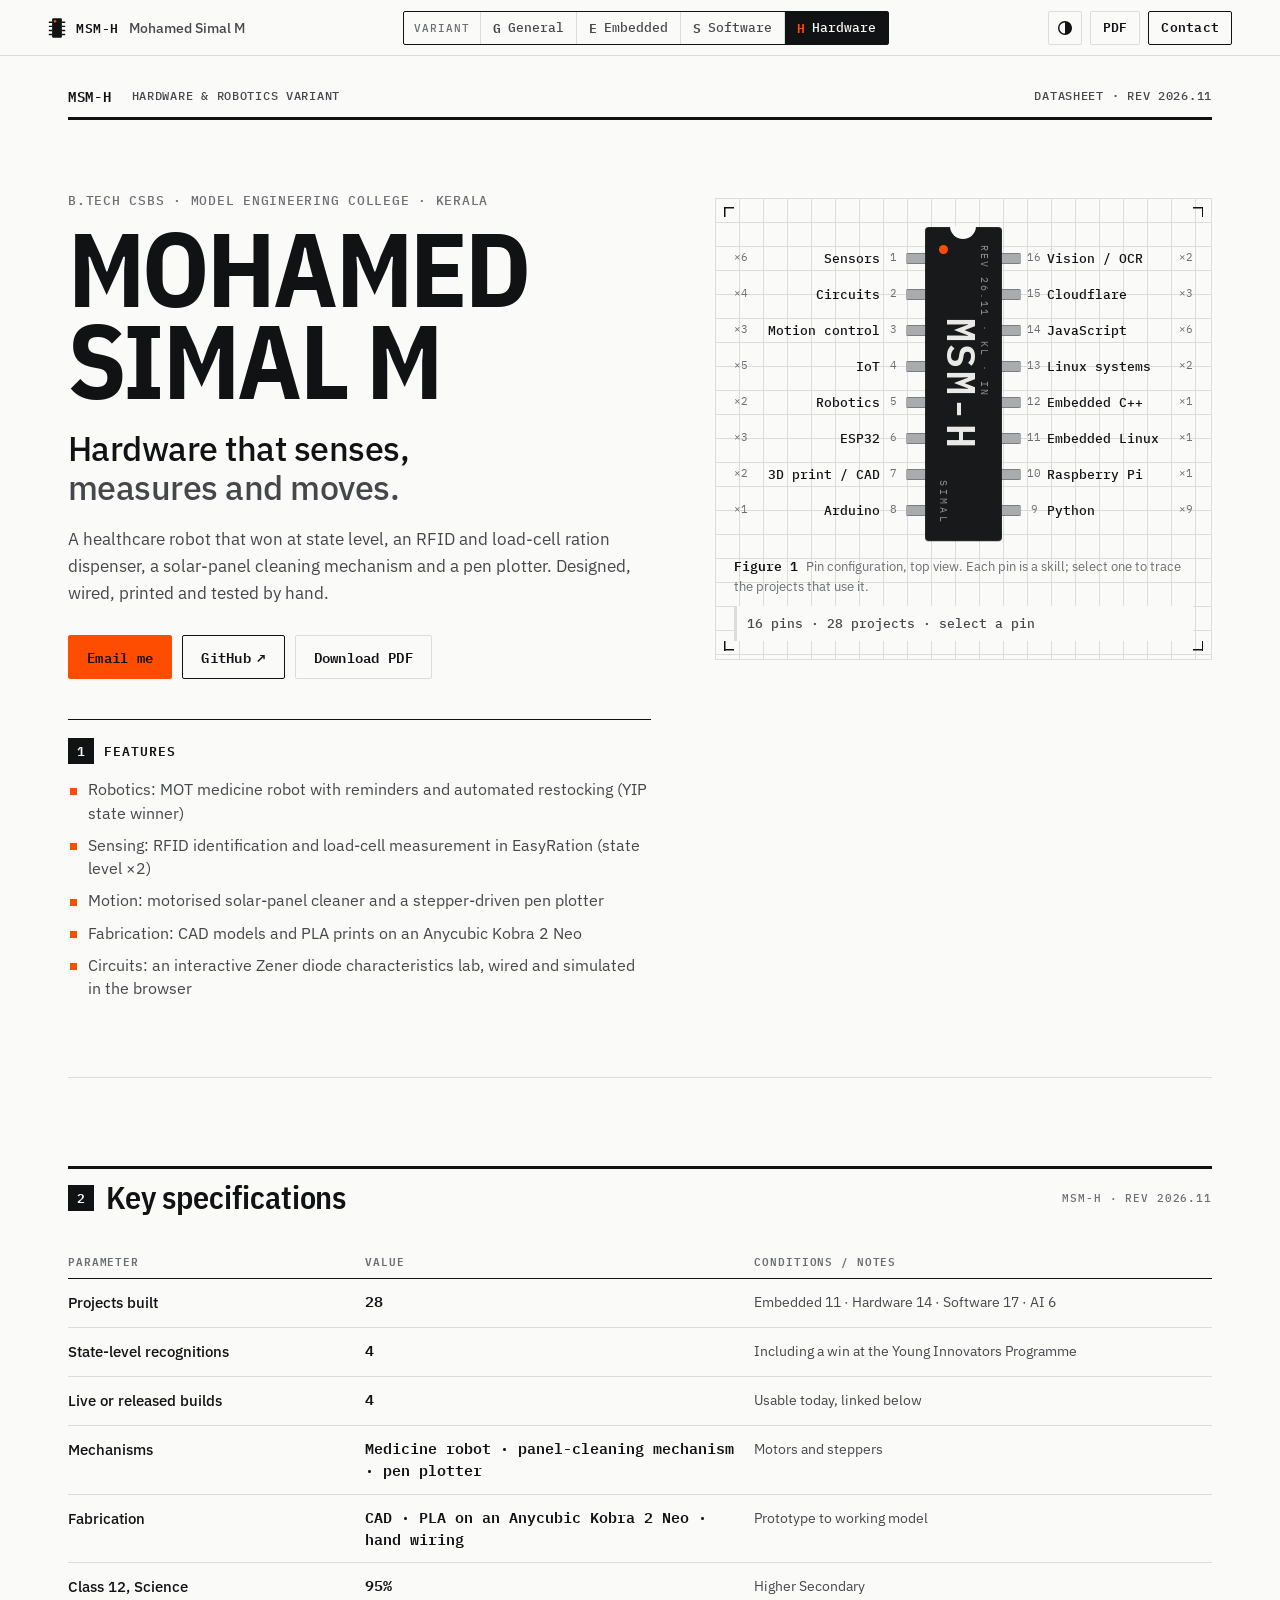
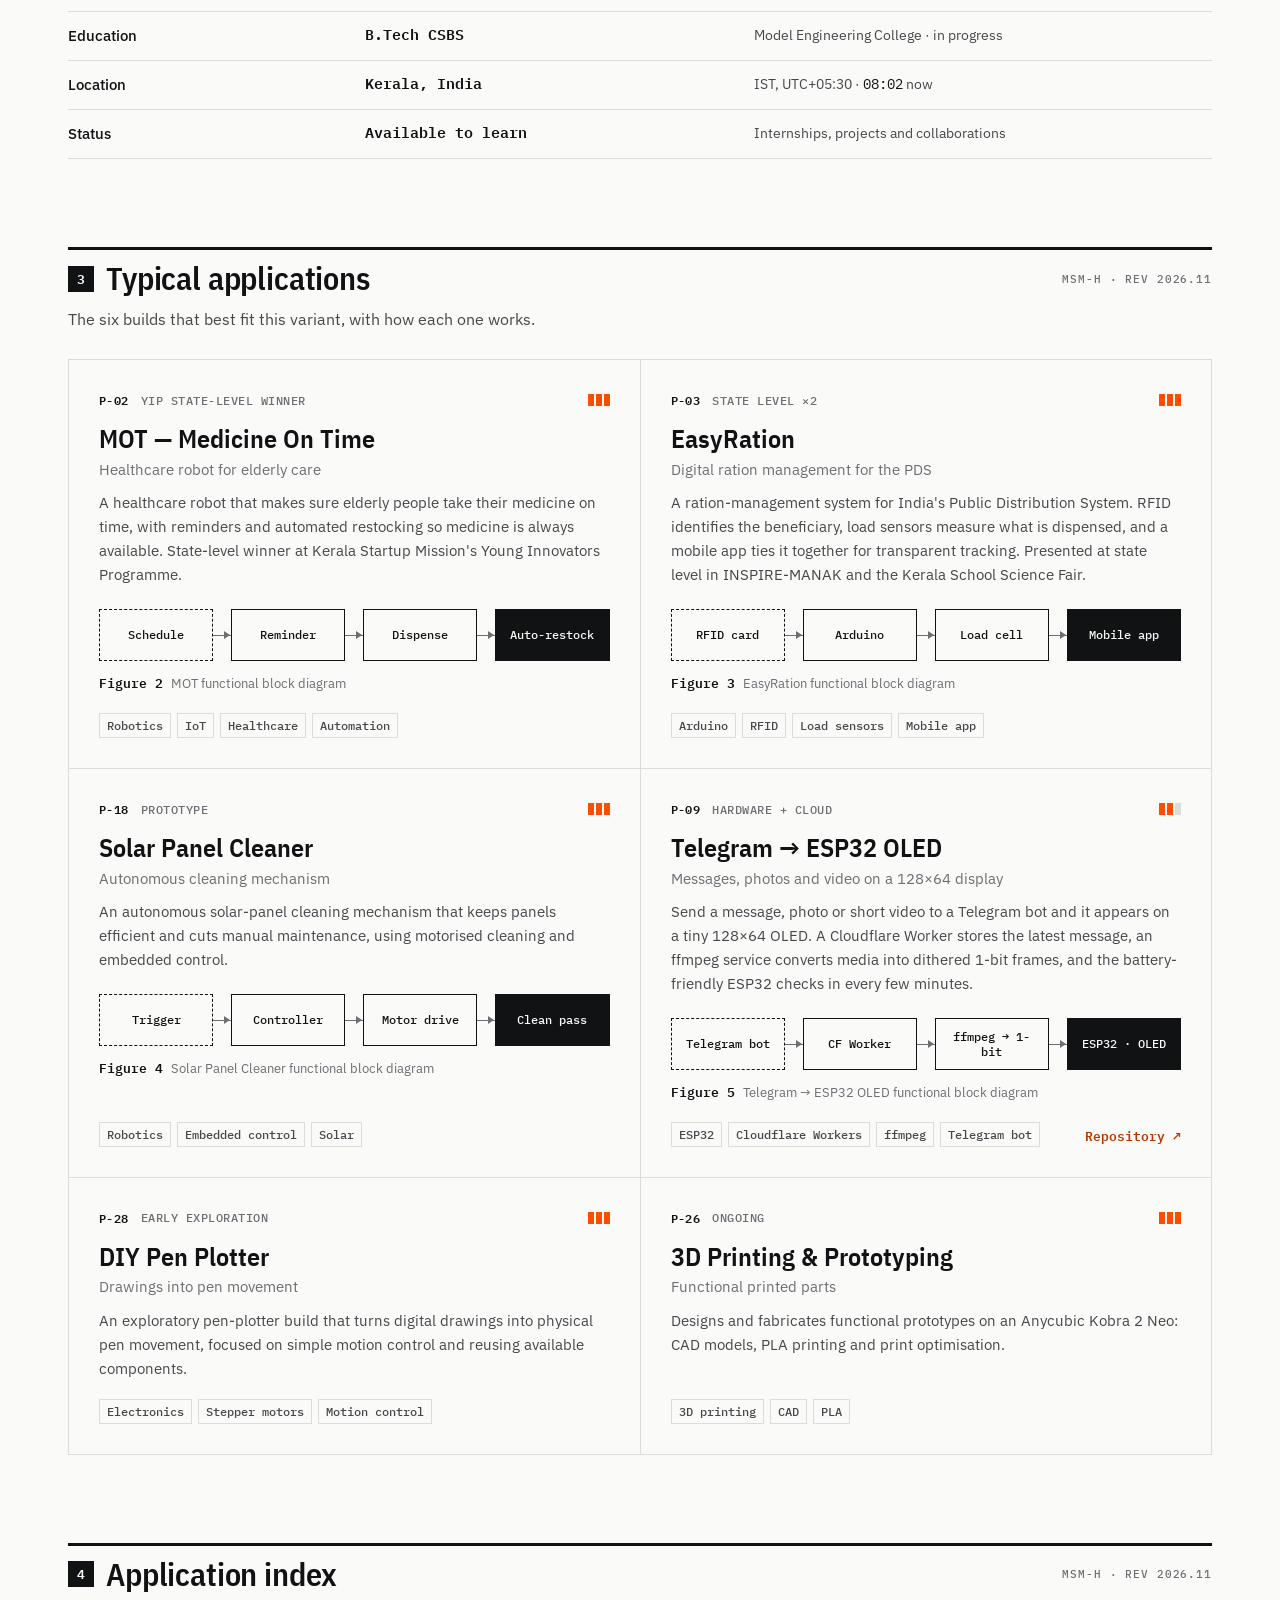
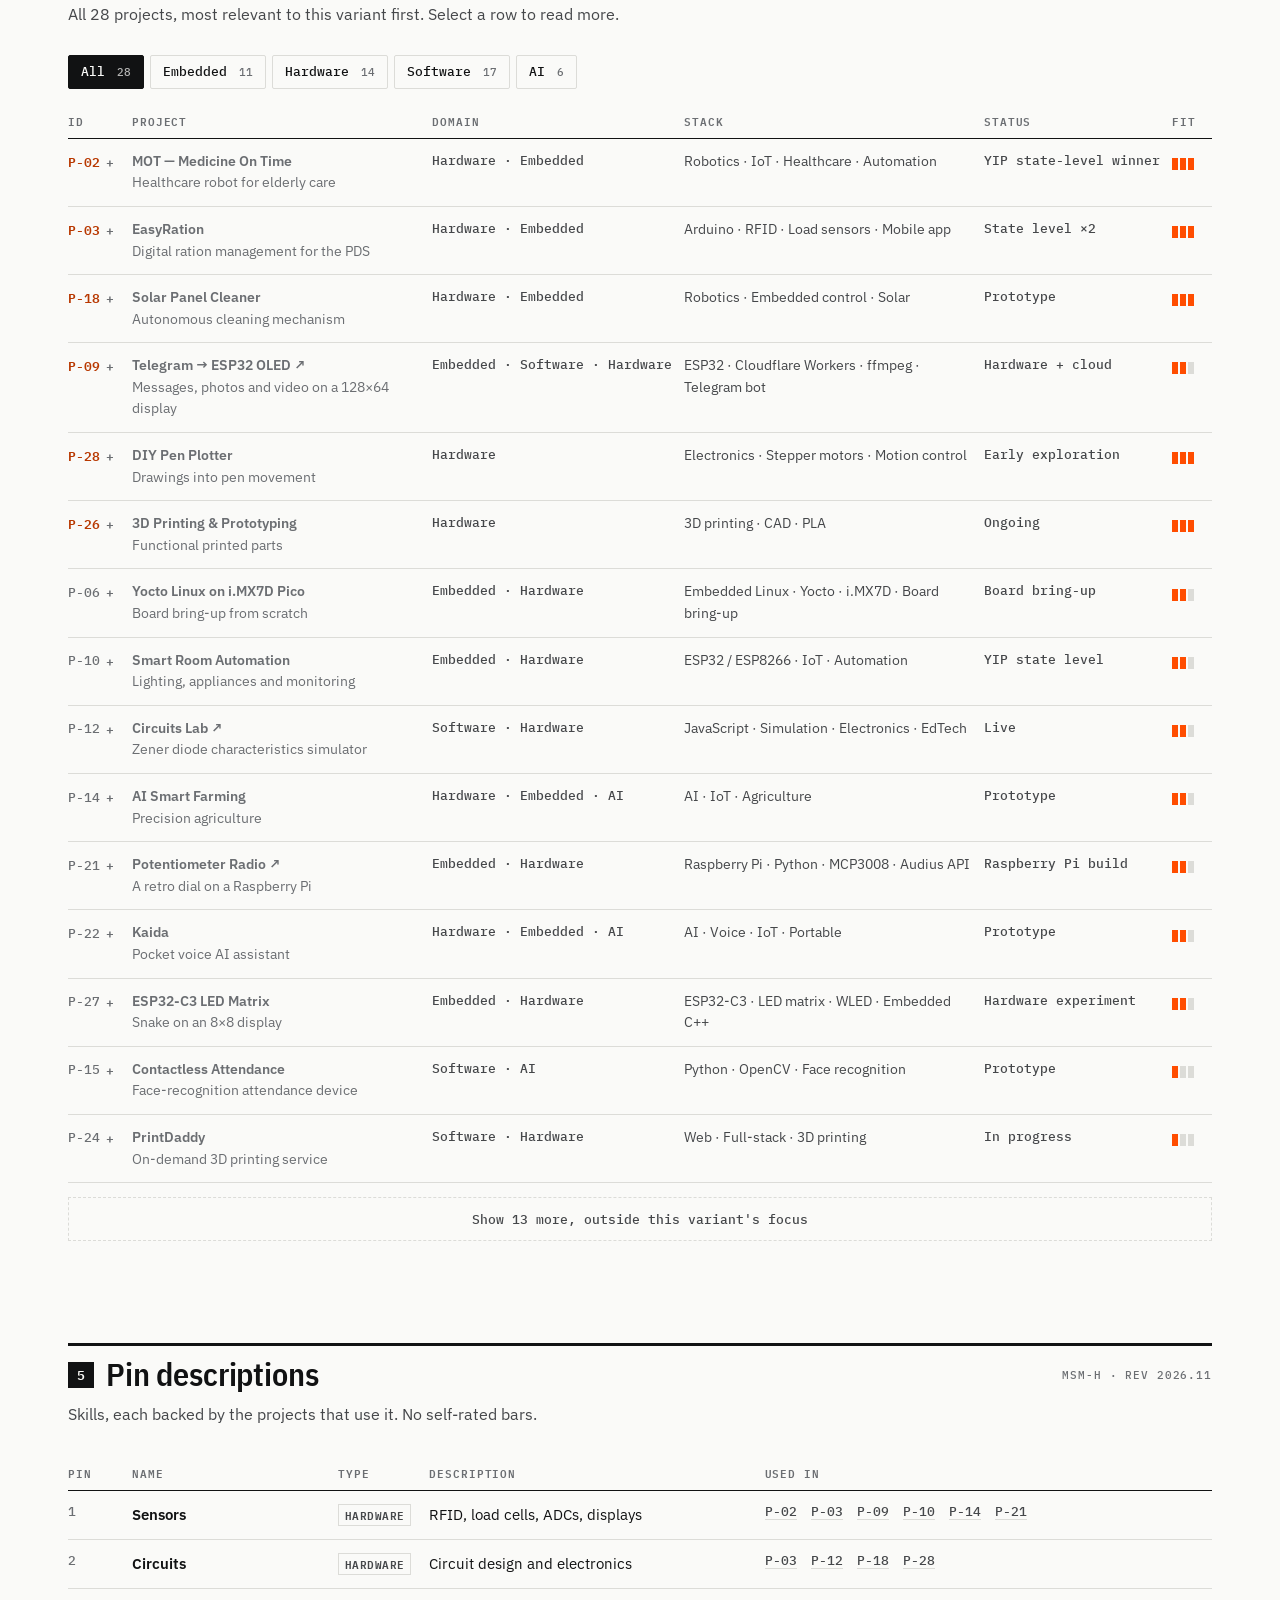
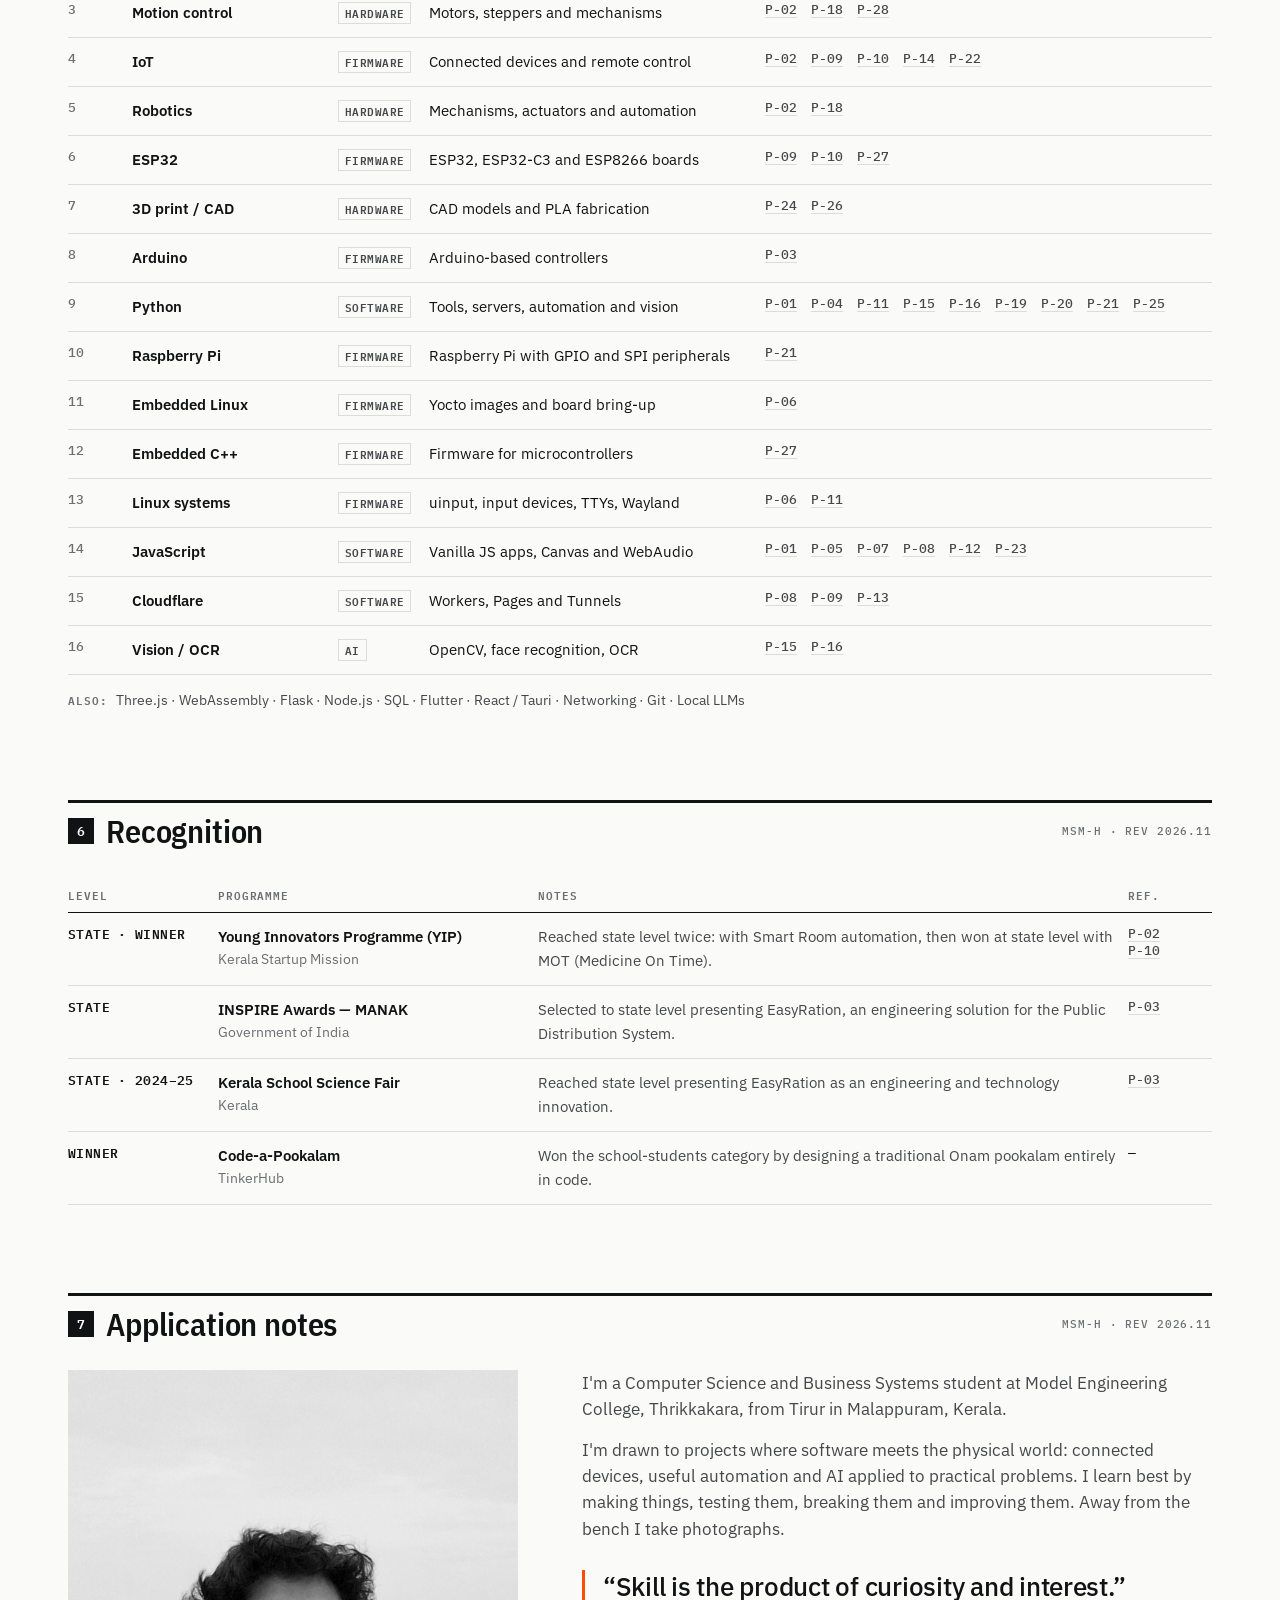
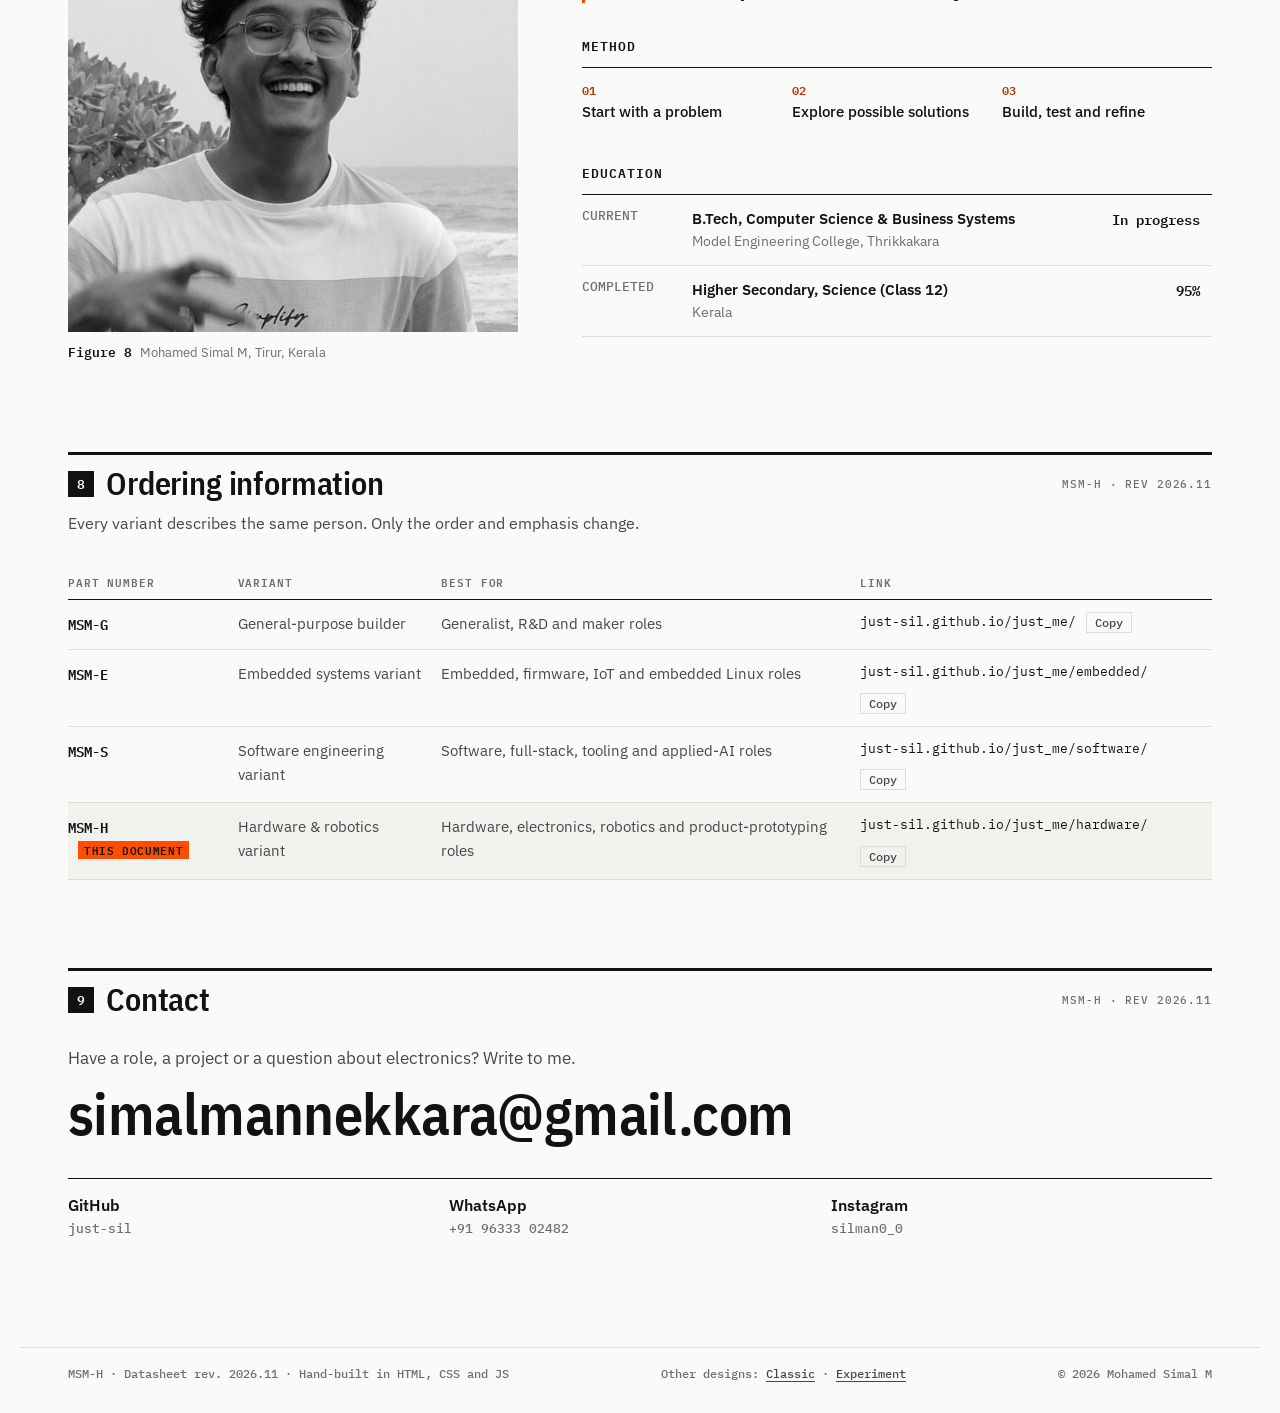
<file: hardware/index.html>
<!DOCTYPE html>
<html lang="en" data-lens="hardware">
<head>
  <meta charset="UTF-8">
  <meta name="viewport" content="width=device-width, initial-scale=1">
  <title>Mohamed Simal M — Hardware &amp; Robotics CV</title>
  <meta name="description" content="Hardware and robotics CV of Mohamed Simal M: a state-level winning medicine robot, an RFID + load-cell ration system, a solar-panel cleaner, a pen plotter and 3D-printed prototypes.">
  <link rel="canonical" href="https://just-sil.github.io/just_me/hardware/">
  <meta name="theme-color" content="#FAFAF8" media="(prefers-color-scheme: light)">
  <meta name="theme-color" content="#0D0E0F" media="(prefers-color-scheme: dark)">
  <meta property="og:type" content="profile">
  <meta property="og:title" content="Mohamed Simal M — Hardware &amp; Robotics CV">
  <meta property="og:description" content="Hardware and robotics CV of Mohamed Simal M: a state-level winning medicine robot, an RFID + load-cell ration system, a solar-panel cleaner, a pen plotter and 3D-printed prototypes.">
  <meta property="og:url" content="https://just-sil.github.io/just_me/hardware/">
  <meta property="og:image" content="https://just-sil.github.io/just_me/assets/og/hardware.png">
  <meta property="og:image:width" content="1200">
  <meta property="og:image:height" content="630">
  <meta property="og:image:alt" content="MSM-H · Mohamed Simal M · Hardware that senses, measures and moves.">
  <meta name="twitter:card" content="summary_large_image">
  <link rel="alternate" href="https://just-sil.github.io/just_me/" title="Mohamed Simal M — Embedded, Hardware &amp; Software CV">
  <link rel="alternate" href="https://just-sil.github.io/just_me/embedded/" title="Mohamed Simal M — Embedded Systems CV">
  <link rel="alternate" href="https://just-sil.github.io/just_me/software/" title="Mohamed Simal M — Software Engineering CV">
  <link rel="alternate" href="https://just-sil.github.io/just_me/hardware/" title="Mohamed Simal M — Hardware &amp; Robotics CV">
  <link rel="icon" href="data:image/svg+xml,%3Csvg xmlns='http://www.w3.org/2000/svg' viewBox='0 0 32 32'%3E%3Crect x='7' y='4' width='18' height='24' rx='2' fill='%23111'/%3E%3Cpath d='M3 9h4M3 14h4M3 19h4M3 24h4M25 9h4M25 14h4M25 19h4M25 24h4' stroke='%23111' stroke-width='2'/%3E%3Ccircle cx='11' cy='8' r='1.6' fill='%23FF4D00'/%3E%3C/svg%3E">
  <script>
    (function () {
      var d = document.documentElement, q = new URLSearchParams(location.search);
      try { var t = localStorage.getItem("ds-theme"); if (t) d.dataset.theme = t; } catch (e) {}
      d.classList.add("js");
    })();
  </script>
  <link rel="preconnect" href="https://fonts.googleapis.com">
  <link rel="preconnect" href="https://fonts.gstatic.com" crossorigin>
  <link href="https://fonts.googleapis.com/css2?family=IBM+Plex+Mono:wght@400;500;600&family=IBM+Plex+Sans+Condensed:wght@500;600;700&family=IBM+Plex+Sans:ital,wght@0,400;0,500;0,600;1,400&display=swap" rel="stylesheet">
  <link rel="stylesheet" href="../assets/datasheet.css">
  <style>@page { @bottom-left { content: "Mohamed Simal M · MSM-H · Hardware &amp; robotics variant"; font: 8pt "IBM Plex Mono", monospace; color: #6B6E72; } }</style>
  <script type="application/ld+json">{"@context":"https://schema.org","@type":"Person","name":"Mohamed Simal M","url":"https://just-sil.github.io/just_me/","image":"https://just-sil.github.io/just_me/me.jpg","email":"mailto:simalmannekkara@gmail.com","address":{"@type":"PostalAddress","addressLocality":"Tirur","addressRegion":"Kerala","addressCountry":"IN"},"alumniOf":{"@type":"CollegeOrUniversity","name":"Model Engineering College, Thrikkakara"},"knowsAbout":["Sensors","Circuits","Motion control","IoT","Robotics","ESP32","3D print / CAD","Arduino","Python","Raspberry Pi","Embedded Linux","Embedded C++","Linux systems","JavaScript","Cloudflare","Vision / OCR"],"sameAs":["https://github.com/just-sil","https://www.instagram.com/silman0_0/"]}</script>
</head>
<body>
<a class="skip" href="#main">Skip to content</a>

<header class="bar">
  <a class="bar__brand" href="../hardware/#top" aria-label="Mohamed Simal M, MSM-H, back to top">
    <svg class="bar__glyph" viewBox="0 0 22 26" aria-hidden="true"><path d="M1 6h4M1 11h4M1 16h4M1 21h4M17 6h4M17 11h4M17 16h4M17 21h4" stroke="currentColor" stroke-width="1.8"/><rect x="5" y="1" width="12" height="24" rx="1.5" fill="currentColor"/><circle cx="8.6" cy="4.8" r="1.5" fill="var(--accent)"/></svg>
    <span class="bar__part">MSM-H</span>
    <span class="bar__name">Mohamed Simal M</span>
  </a>
  <nav class="vn" aria-label="CV variant">
    <span class="vn__title" aria-hidden="true">Variant</span>
    <a href="../" data-lens-link="general"><span class="vn__part">G</span><span class="vn__label">General</span></a><a href="../embedded/" data-lens-link="embedded"><span class="vn__part">E</span><span class="vn__label">Embedded</span></a><a href="../software/" data-lens-link="software"><span class="vn__part">S</span><span class="vn__label">Software</span></a><a href="../hardware/" data-lens-link="hardware" aria-current="page"><span class="vn__part">H</span><span class="vn__label">Hardware</span></a>
  </nav>
  <div class="bar__actions">
    <button class="icon-btn" type="button" data-theme-toggle aria-label="Toggle dark mode" title="Toggle dark mode"><svg viewBox="0 0 20 20" aria-hidden="true"><circle cx="10" cy="10" r="7" fill="none" stroke="currentColor" stroke-width="1.6"/><path d="M10 3a7 7 0 0 1 0 14z" fill="currentColor"/></svg></button>
    <button class="btn btn--ghost btn--sm" type="button" data-print>PDF</button>
    <a class="btn btn--sm" href="#contact">Contact</a>
  </div>
</header>

<main id="main">
  <div class="sheet">

    <!-- document strip -->
    <div class="strip" id="top" data-url="just-sil.github.io/just_me/hardware/">
      <span class="strip__part">MSM-H</span>
      <span class="strip__variant">Hardware &amp; robotics variant</span>
      <span class="strip__to" data-to hidden>Prepared for <b data-to-name></b></span>
      <span class="strip__rev">Datasheet · Rev 2026.11</span>
    </div>

    <!-- title block -->
    <section class="title" aria-labelledby="name">
      <div class="title__text">
        <p class="eyebrow">B.Tech CSBS · Model Engineering College · Kerala</p>
        <h1 id="name" class="name">Mohamed Simal M</h1>
        <p class="headline"><span>Hardware that senses,</span> <span>measures and moves.</span></p>
        <p class="summary">A healthcare robot that won at state level, an RFID and load-cell ration dispenser, a solar-panel cleaning mechanism and a pen plotter. Designed, wired, printed and tested by hand.</p>
        <div class="cta">
          <a class="btn btn--primary" href="mailto:simalmannekkara@gmail.com">Email me</a>
          <a class="btn" href="https://github.com/just-sil" target="_blank" rel="noopener noreferrer">GitHub <span aria-hidden="true">↗</span></a>
          <button class="btn btn--ghost" type="button" data-print>Download PDF</button>
        </div>

        <div class="features">
          <h2 class="minihead"><span class="sec__no">1</span>Features</h2>
          <ul><li>Robotics: MOT medicine robot with reminders and automated restocking (YIP state winner)</li><li>Sensing: RFID identification and load-cell measurement in EasyRation (state level ×2)</li><li>Motion: motorised solar-panel cleaner and a stepper-driven pen plotter</li><li>Fabrication: CAD models and PLA prints on an Anycubic Kobra 2 Neo</li><li>Circuits: an interactive Zener diode characteristics lab, wired and simulated in the browser</li></ul>
        </div>
      </div>

      <div class="title__fig">
        <figure class="chip" aria-labelledby="chip-cap">
          <div class="chip__pkg">
            <ol class="chip__side chip__side--l"><li><button class="pin" type="button" data-skill="sensors" data-type="HW" aria-pressed="false" aria-describedby="trace" style="--n:1"><span class="pin__lead" aria-hidden="true"></span><span class="pin__no">1</span><span class="pin__name">Sensors</span><span class="pin__count" aria-label="6 projects">×6</span></button></li><li><button class="pin" type="button" data-skill="circuits" data-type="HW" aria-pressed="false" aria-describedby="trace" style="--n:2"><span class="pin__lead" aria-hidden="true"></span><span class="pin__no">2</span><span class="pin__name">Circuits</span><span class="pin__count" aria-label="4 projects">×4</span></button></li><li><button class="pin" type="button" data-skill="motion" data-type="HW" aria-pressed="false" aria-describedby="trace" style="--n:3"><span class="pin__lead" aria-hidden="true"></span><span class="pin__no">3</span><span class="pin__name">Motion control</span><span class="pin__count" aria-label="3 projects">×3</span></button></li><li><button class="pin" type="button" data-skill="iot" data-type="FW" aria-pressed="false" aria-describedby="trace" style="--n:4"><span class="pin__lead" aria-hidden="true"></span><span class="pin__no">4</span><span class="pin__name">IoT</span><span class="pin__count" aria-label="5 projects">×5</span></button></li><li><button class="pin" type="button" data-skill="robotics" data-type="HW" aria-pressed="false" aria-describedby="trace" style="--n:5"><span class="pin__lead" aria-hidden="true"></span><span class="pin__no">5</span><span class="pin__name">Robotics</span><span class="pin__count" aria-label="2 projects">×2</span></button></li><li><button class="pin" type="button" data-skill="esp32" data-type="FW" aria-pressed="false" aria-describedby="trace" style="--n:6"><span class="pin__lead" aria-hidden="true"></span><span class="pin__no">6</span><span class="pin__name">ESP32</span><span class="pin__count" aria-label="3 projects">×3</span></button></li><li><button class="pin" type="button" data-skill="fab" data-type="HW" aria-pressed="false" aria-describedby="trace" style="--n:7"><span class="pin__lead" aria-hidden="true"></span><span class="pin__no">7</span><span class="pin__name">3D print / CAD</span><span class="pin__count" aria-label="2 projects">×2</span></button></li><li><button class="pin" type="button" data-skill="arduino" data-type="FW" aria-pressed="false" aria-describedby="trace" style="--n:8"><span class="pin__lead" aria-hidden="true"></span><span class="pin__no">8</span><span class="pin__name">Arduino</span><span class="pin__count" aria-label="1 projects">×1</span></button></li></ol>
            <div class="chip__body" aria-hidden="true">
              <span class="chip__notch"></span>
              <span class="chip__dot"></span>
              <span class="chip__brand">SIMAL</span>
              <span class="chip__part">MSM-H</span>
              <span class="chip__rev">REV 26.11 · KL · IN</span>
            </div>
            <ol class="chip__side chip__side--r"><li><button class="pin" type="button" data-skill="python" data-type="SW" aria-pressed="false" aria-describedby="trace" style="--n:9"><span class="pin__lead" aria-hidden="true"></span><span class="pin__no">9</span><span class="pin__name">Python</span><span class="pin__count" aria-label="9 projects">×9</span></button></li><li><button class="pin" type="button" data-skill="rpi" data-type="FW" aria-pressed="false" aria-describedby="trace" style="--n:10"><span class="pin__lead" aria-hidden="true"></span><span class="pin__no">10</span><span class="pin__name">Raspberry Pi</span><span class="pin__count" aria-label="1 projects">×1</span></button></li><li><button class="pin" type="button" data-skill="emblinux" data-type="FW" aria-pressed="false" aria-describedby="trace" style="--n:11"><span class="pin__lead" aria-hidden="true"></span><span class="pin__no">11</span><span class="pin__name">Embedded Linux</span><span class="pin__count" aria-label="1 projects">×1</span></button></li><li><button class="pin" type="button" data-skill="cpp" data-type="FW" aria-pressed="false" aria-describedby="trace" style="--n:12"><span class="pin__lead" aria-hidden="true"></span><span class="pin__no">12</span><span class="pin__name">Embedded C++</span><span class="pin__count" aria-label="1 projects">×1</span></button></li><li><button class="pin" type="button" data-skill="linuxsys" data-type="FW" aria-pressed="false" aria-describedby="trace" style="--n:13"><span class="pin__lead" aria-hidden="true"></span><span class="pin__no">13</span><span class="pin__name">Linux systems</span><span class="pin__count" aria-label="2 projects">×2</span></button></li><li><button class="pin" type="button" data-skill="js" data-type="SW" aria-pressed="false" aria-describedby="trace" style="--n:14"><span class="pin__lead" aria-hidden="true"></span><span class="pin__no">14</span><span class="pin__name">JavaScript</span><span class="pin__count" aria-label="6 projects">×6</span></button></li><li><button class="pin" type="button" data-skill="cloud" data-type="SW" aria-pressed="false" aria-describedby="trace" style="--n:15"><span class="pin__lead" aria-hidden="true"></span><span class="pin__no">15</span><span class="pin__name">Cloudflare</span><span class="pin__count" aria-label="3 projects">×3</span></button></li><li><button class="pin" type="button" data-skill="cv" data-type="AI" aria-pressed="false" aria-describedby="trace" style="--n:16"><span class="pin__lead" aria-hidden="true"></span><span class="pin__no">16</span><span class="pin__name">Vision / OCR</span><span class="pin__count" aria-label="2 projects">×2</span></button></li></ol>
          </div>
          <figcaption id="chip-cap"><span class="figno">Figure 1</span> Pin configuration, top view. Each pin is a skill; select one to trace the projects that use it.</figcaption>
          <p class="trace" id="trace" aria-live="polite"><span class="trace__idle">16 pins · 28 projects · select a pin</span></p>
        </figure>
      </div>
    </section>

    <!-- 2 key specs -->
    <section class="sec" aria-labelledby="specs">
      <header class="sec__head">
        <h2 id="specs"><span class="sec__no">2</span>Key specifications</h2>
        <span class="sec__run" aria-hidden="true">MSM-H · Rev 2026.11</span>
        
      </header>
      <table class="spec">
        <thead><tr><th scope="col">Parameter</th><th scope="col">Value</th><th scope="col">Conditions / notes</th></tr></thead>
        <tbody>
          <tr><th scope="row">Projects built</th><td class="spec__v">28</td><td>Embedded 11 · Hardware 14 · Software 17 · AI 6</td></tr>
          <tr><th scope="row">State-level recognitions</th><td class="spec__v">4</td><td>Including a win at the Young Innovators Programme</td></tr>
          <tr><th scope="row">Live or released builds</th><td class="spec__v">4</td><td>Usable today, linked below</td></tr>
          <tr><th scope="row">Mechanisms</th><td class="spec__v">Medicine robot · panel-cleaning mechanism · pen plotter</td><td>Motors and steppers</td></tr>
          <tr><th scope="row">Fabrication</th><td class="spec__v">CAD · PLA on an Anycubic Kobra 2 Neo · hand wiring</td><td>Prototype to working model</td></tr>
          <tr><th scope="row">Class 12, Science</th><td class="spec__v">95%</td><td>Higher Secondary</td></tr>
          <tr><th scope="row">Education</th><td class="spec__v">B.Tech CSBS</td><td>Model Engineering College · in progress</td></tr>
          <tr><th scope="row">Location</th><td class="spec__v">Kerala, India</td><td>IST, UTC+05:30 · <span class="clock" data-clock>--:--</span> now</td></tr>
          <tr><th scope="row">Status</th><td class="spec__v">Available to learn</td><td>Internships, projects and collaborations</td></tr>
        </tbody>
      </table>
    </section>

    <!-- 3 typical applications -->
    <section class="sec" aria-labelledby="apps">
      <header class="sec__head">
        <h2 id="apps"><span class="sec__no">3</span>Typical applications</h2>
        <span class="sec__run" aria-hidden="true">MSM-H · Rev 2026.11</span>
        <p class="sec__sub">The six builds that best fit this variant, with how each one works.</p>
      </header>
      <div class="apps">
        <article class="app" id="app-P-02" data-skills="robotics iot motion sensors">
          <header class="app__head">
            <span class="app__id">P-02</span>
            <span class="app__status">YIP state-level winner</span>
            <span class="fit" role="img" aria-label="Relevance 3 of 3"><i class="on"></i><i class="on"></i><i class="on"></i></span>
          </header>
          <h3 class="app__title">MOT — Medicine On Time</h3>
          <p class="app__sub">Healthcare robot for elderly care</p>
          <p class="app__desc">A healthcare robot that makes sure elderly people take their medicine on time, with reminders and automated restocking so medicine is always available. State-level winner at Kerala Startup Mission&#39;s Young Innovators Programme.</p>
          <figure class="app__fig"><ol class="flow" aria-label="Functional block diagram"><li>Schedule</li><li>Reminder</li><li>Dispense</li><li>Auto-restock</li></ol><figcaption><span class="figno">Figure 2</span> MOT functional block diagram</figcaption></figure>
          <footer class="app__foot">
            <ul class="stack"><li>Robotics</li><li>IoT</li><li>Healthcare</li><li>Automation</li></ul>
            
          </footer>
        </article>
        <article class="app" id="app-P-03" data-skills="arduino sensors circuits">
          <header class="app__head">
            <span class="app__id">P-03</span>
            <span class="app__status">State level ×2</span>
            <span class="fit" role="img" aria-label="Relevance 3 of 3"><i class="on"></i><i class="on"></i><i class="on"></i></span>
          </header>
          <h3 class="app__title">EasyRation</h3>
          <p class="app__sub">Digital ration management for the PDS</p>
          <p class="app__desc">A ration-management system for India&#39;s Public Distribution System. RFID identifies the beneficiary, load sensors measure what is dispensed, and a mobile app ties it together for transparent tracking. Presented at state level in INSPIRE-MANAK and the Kerala School Science Fair.</p>
          <figure class="app__fig"><ol class="flow" aria-label="Functional block diagram"><li>RFID card</li><li>Arduino</li><li>Load cell</li><li>Mobile app</li></ol><figcaption><span class="figno">Figure 3</span> EasyRation functional block diagram</figcaption></figure>
          <footer class="app__foot">
            <ul class="stack"><li>Arduino</li><li>RFID</li><li>Load sensors</li><li>Mobile app</li></ul>
            
          </footer>
        </article>
        <article class="app" id="app-P-18" data-skills="robotics motion circuits">
          <header class="app__head">
            <span class="app__id">P-18</span>
            <span class="app__status">Prototype</span>
            <span class="fit" role="img" aria-label="Relevance 3 of 3"><i class="on"></i><i class="on"></i><i class="on"></i></span>
          </header>
          <h3 class="app__title">Solar Panel Cleaner</h3>
          <p class="app__sub">Autonomous cleaning mechanism</p>
          <p class="app__desc">An autonomous solar-panel cleaning mechanism that keeps panels efficient and cuts manual maintenance, using motorised cleaning and embedded control.</p>
          <figure class="app__fig"><ol class="flow" aria-label="Functional block diagram"><li>Trigger</li><li>Controller</li><li>Motor drive</li><li>Clean pass</li></ol><figcaption><span class="figno">Figure 4</span> Solar Panel Cleaner functional block diagram</figcaption></figure>
          <footer class="app__foot">
            <ul class="stack"><li>Robotics</li><li>Embedded control</li><li>Solar</li></ul>
            
          </footer>
        </article>
        <article class="app" id="app-P-09" data-skills="esp32 cloud sensors iot">
          <header class="app__head">
            <span class="app__id">P-09</span>
            <span class="app__status">Hardware + cloud</span>
            <span class="fit" role="img" aria-label="Relevance 2 of 3"><i class="on"></i><i class="on"></i><i></i></span>
          </header>
          <h3 class="app__title">Telegram → ESP32 OLED</h3>
          <p class="app__sub">Messages, photos and video on a 128×64 display</p>
          <p class="app__desc">Send a message, photo or short video to a Telegram bot and it appears on a tiny 128×64 OLED. A Cloudflare Worker stores the latest message, an ffmpeg service converts media into dithered 1-bit frames, and the battery-friendly ESP32 checks in every few minutes.</p>
          <figure class="app__fig"><ol class="flow" aria-label="Functional block diagram"><li>Telegram bot</li><li>CF Worker</li><li>ffmpeg → 1-bit</li><li>ESP32 · OLED</li></ol><figcaption><span class="figno">Figure 5</span> Telegram → ESP32 OLED functional block diagram</figcaption></figure>
          <footer class="app__foot">
            <ul class="stack"><li>ESP32</li><li>Cloudflare Workers</li><li>ffmpeg</li><li>Telegram bot</li></ul>
            <a class="app__link" href="https://github.com/just-sil/pathiribot" target="_blank" rel="noopener noreferrer">Repository <span aria-hidden="true">↗</span></a>
          </footer>
        </article>
        <article class="app" id="app-P-28" data-skills="motion circuits">
          <header class="app__head">
            <span class="app__id">P-28</span>
            <span class="app__status">Early exploration</span>
            <span class="fit" role="img" aria-label="Relevance 3 of 3"><i class="on"></i><i class="on"></i><i class="on"></i></span>
          </header>
          <h3 class="app__title">DIY Pen Plotter</h3>
          <p class="app__sub">Drawings into pen movement</p>
          <p class="app__desc">An exploratory pen-plotter build that turns digital drawings into physical pen movement, focused on simple motion control and reusing available components.</p>
          
          <footer class="app__foot">
            <ul class="stack"><li>Electronics</li><li>Stepper motors</li><li>Motion control</li></ul>
            
          </footer>
        </article>
        <article class="app" id="app-P-26" data-skills="fab">
          <header class="app__head">
            <span class="app__id">P-26</span>
            <span class="app__status">Ongoing</span>
            <span class="fit" role="img" aria-label="Relevance 3 of 3"><i class="on"></i><i class="on"></i><i class="on"></i></span>
          </header>
          <h3 class="app__title">3D Printing &amp; Prototyping</h3>
          <p class="app__sub">Functional printed parts</p>
          <p class="app__desc">Designs and fabricates functional prototypes on an Anycubic Kobra 2 Neo: CAD models, PLA printing and print optimisation.</p>
          
          <footer class="app__foot">
            <ul class="stack"><li>3D printing</li><li>CAD</li><li>PLA</li></ul>
            
          </footer>
        </article>
      </div>
    </section>

    <!-- 4 index -->
    <section class="sec" aria-labelledby="index">
      <header class="sec__head">
        <h2 id="index"><span class="sec__no">4</span>Application index</h2>
        <span class="sec__run" aria-hidden="true">MSM-H · Rev 2026.11</span>
        <p class="sec__sub">All 28 projects, most relevant to this variant first. Select a row to read more.</p>
      </header>
      <div class="filters" role="group" aria-label="Filter projects by domain">
        <button type="button" class="filter" data-filter="all" aria-pressed="true">All <small>28</small></button>
        <button type="button" class="filter" data-filter="embedded" aria-pressed="false">Embedded <small>11</small></button>
        <button type="button" class="filter" data-filter="hardware" aria-pressed="false">Hardware <small>14</small></button>
        <button type="button" class="filter" data-filter="software" aria-pressed="false">Software <small>17</small></button>
        <button type="button" class="filter" data-filter="ai" aria-pressed="false">AI <small>6</small></button>
        <p class="filters__note" data-pin-note hidden></p>
      </div>
      <div class="table-wrap">
        <table class="idx">
          <thead><tr><th scope="col">ID</th><th scope="col">Project</th><th scope="col">Domain</th><th scope="col">Stack</th><th scope="col">Status</th><th scope="col"><abbr title="Relevance to this variant">Fit</abbr></th></tr></thead>
          <tbody>
            <tr id="P-02" data-skills="robotics iot motion sensors" data-domain="hardware embedded" class="is-featured">
              <td class="c-id">P-02</td>
              <th scope="row" class="c-name"><span class="c-title">MOT — Medicine On Time</span><span class="c-sub">Healthcare robot for elderly care</span><span class="c-desc">A healthcare robot that makes sure elderly people take their medicine on time, with reminders and automated restocking so medicine is always available. State-level winner at Kerala Startup Mission&#39;s Young Innovators Programme.</span></th>
              <td class="c-dom">Hardware · Embedded</td>
              <td class="c-stack">Robotics · IoT · Healthcare · Automation</td>
              <td class="c-status">YIP state-level winner</td>
              <td class="c-fit"><span class="fit" role="img" aria-label="Relevance 3 of 3"><i class="on"></i><i class="on"></i><i class="on"></i></span></td>
            </tr>
            <tr id="P-03" data-skills="arduino sensors circuits" data-domain="hardware embedded" class="is-featured">
              <td class="c-id">P-03</td>
              <th scope="row" class="c-name"><span class="c-title">EasyRation</span><span class="c-sub">Digital ration management for the PDS</span><span class="c-desc">A ration-management system for India&#39;s Public Distribution System. RFID identifies the beneficiary, load sensors measure what is dispensed, and a mobile app ties it together for transparent tracking. Presented at state level in INSPIRE-MANAK and the Kerala School Science Fair.</span></th>
              <td class="c-dom">Hardware · Embedded</td>
              <td class="c-stack">Arduino · RFID · Load sensors · Mobile app</td>
              <td class="c-status">State level ×2</td>
              <td class="c-fit"><span class="fit" role="img" aria-label="Relevance 3 of 3"><i class="on"></i><i class="on"></i><i class="on"></i></span></td>
            </tr>
            <tr id="P-18" data-skills="robotics motion circuits" data-domain="hardware embedded" class="is-featured">
              <td class="c-id">P-18</td>
              <th scope="row" class="c-name"><span class="c-title">Solar Panel Cleaner</span><span class="c-sub">Autonomous cleaning mechanism</span><span class="c-desc">An autonomous solar-panel cleaning mechanism that keeps panels efficient and cuts manual maintenance, using motorised cleaning and embedded control.</span></th>
              <td class="c-dom">Hardware · Embedded</td>
              <td class="c-stack">Robotics · Embedded control · Solar</td>
              <td class="c-status">Prototype</td>
              <td class="c-fit"><span class="fit" role="img" aria-label="Relevance 3 of 3"><i class="on"></i><i class="on"></i><i class="on"></i></span></td>
            </tr>
            <tr id="P-09" data-skills="esp32 cloud sensors iot" data-domain="embedded software hardware" class="is-featured">
              <td class="c-id">P-09</td>
              <th scope="row" class="c-name"><span class="c-title"><a href="https://github.com/just-sil/pathiribot" target="_blank" rel="noopener noreferrer">Telegram → ESP32 OLED <span aria-hidden="true">↗</span></a></span><span class="c-sub">Messages, photos and video on a 128×64 display</span><span class="c-desc">Send a message, photo or short video to a Telegram bot and it appears on a tiny 128×64 OLED. A Cloudflare Worker stores the latest message, an ffmpeg service converts media into dithered 1-bit frames, and the battery-friendly ESP32 checks in every few minutes.</span></th>
              <td class="c-dom">Embedded · Software · Hardware</td>
              <td class="c-stack">ESP32 · Cloudflare Workers · ffmpeg · Telegram bot</td>
              <td class="c-status">Hardware + cloud</td>
              <td class="c-fit"><span class="fit" role="img" aria-label="Relevance 2 of 3"><i class="on"></i><i class="on"></i><i></i></span></td>
            </tr>
            <tr id="P-28" data-skills="motion circuits" data-domain="hardware" class="is-featured">
              <td class="c-id">P-28</td>
              <th scope="row" class="c-name"><span class="c-title">DIY Pen Plotter</span><span class="c-sub">Drawings into pen movement</span><span class="c-desc">An exploratory pen-plotter build that turns digital drawings into physical pen movement, focused on simple motion control and reusing available components.</span></th>
              <td class="c-dom">Hardware</td>
              <td class="c-stack">Electronics · Stepper motors · Motion control</td>
              <td class="c-status">Early exploration</td>
              <td class="c-fit"><span class="fit" role="img" aria-label="Relevance 3 of 3"><i class="on"></i><i class="on"></i><i class="on"></i></span></td>
            </tr>
            <tr id="P-26" data-skills="fab" data-domain="hardware" class="is-featured">
              <td class="c-id">P-26</td>
              <th scope="row" class="c-name"><span class="c-title">3D Printing &amp; Prototyping</span><span class="c-sub">Functional printed parts</span><span class="c-desc">Designs and fabricates functional prototypes on an Anycubic Kobra 2 Neo: CAD models, PLA printing and print optimisation.</span></th>
              <td class="c-dom">Hardware</td>
              <td class="c-stack">3D printing · CAD · PLA</td>
              <td class="c-status">Ongoing</td>
              <td class="c-fit"><span class="fit" role="img" aria-label="Relevance 3 of 3"><i class="on"></i><i class="on"></i><i class="on"></i></span></td>
            </tr>
            <tr id="P-06" data-skills="emblinux linuxsys" data-domain="embedded hardware">
              <td class="c-id">P-06</td>
              <th scope="row" class="c-name"><span class="c-title">Yocto Linux on i.MX7D Pico</span><span class="c-sub">Board bring-up from scratch</span><span class="c-desc">Cracked a locked i.MX7D Pico board and built a custom embedded Linux image from scratch with the Yocto Project: a full board bring-up, from bootloader to running OS.</span></th>
              <td class="c-dom">Embedded · Hardware</td>
              <td class="c-stack">Embedded Linux · Yocto · i.MX7D · Board bring-up</td>
              <td class="c-status">Board bring-up</td>
              <td class="c-fit"><span class="fit" role="img" aria-label="Relevance 2 of 3"><i class="on"></i><i class="on"></i><i></i></span></td>
            </tr>
            <tr id="P-10" data-skills="esp32 iot sensors" data-domain="embedded hardware">
              <td class="c-id">P-10</td>
              <th scope="row" class="c-name"><span class="c-title">Smart Room Automation</span><span class="c-sub">Lighting, appliances and monitoring</span><span class="c-desc">A smart-room system integrating IoT devices for automated lighting, appliance control and environmental monitoring, built on ESP32 and ESP8266 with remote control. Presented at state level in the Young Innovators Programme.</span></th>
              <td class="c-dom">Embedded · Hardware</td>
              <td class="c-stack">ESP32 / ESP8266 · IoT · Automation</td>
              <td class="c-status">YIP state level</td>
              <td class="c-fit"><span class="fit" role="img" aria-label="Relevance 2 of 3"><i class="on"></i><i class="on"></i><i></i></span></td>
            </tr>
            <tr id="P-12" data-skills="js circuits" data-domain="software hardware">
              <td class="c-id">P-12</td>
              <th scope="row" class="c-name"><span class="c-title"><a href="https://just-sil.github.io/sim-lab/" target="_blank" rel="noopener noreferrer">Circuits Lab <span aria-hidden="true">↗</span></a></span><span class="c-sub">Zener diode characteristics simulator</span><span class="c-desc">A virtual physics lab for the Zener diode experiment. Wire the circuit yourself with live feedback on each connection, then run the simulation, move the rheostat, record readings and plot the characteristic curve, all in the browser.</span></th>
              <td class="c-dom">Software · Hardware</td>
              <td class="c-stack">JavaScript · Simulation · Electronics · EdTech</td>
              <td class="c-status">Live</td>
              <td class="c-fit"><span class="fit" role="img" aria-label="Relevance 2 of 3"><i class="on"></i><i class="on"></i><i></i></span></td>
            </tr>
            <tr id="P-14" data-skills="iot sensors" data-domain="hardware embedded ai">
              <td class="c-id">P-14</td>
              <th scope="row" class="c-name"><span class="c-title">AI Smart Farming</span><span class="c-sub">Precision agriculture</span><span class="c-desc">An AI-assisted precision-agriculture system: environmental monitoring, automation and data-driven crop management to raise productivity and cut manual work.</span></th>
              <td class="c-dom">Hardware · Embedded · AI</td>
              <td class="c-stack">AI · IoT · Agriculture</td>
              <td class="c-status">Prototype</td>
              <td class="c-fit"><span class="fit" role="img" aria-label="Relevance 2 of 3"><i class="on"></i><i class="on"></i><i></i></span></td>
            </tr>
            <tr id="P-21" data-skills="rpi python sensors" data-domain="embedded hardware">
              <td class="c-id">P-21</td>
              <th scope="row" class="c-name"><span class="c-title"><a href="https://github.com/just-sil/the-faah-radio" target="_blank" rel="noopener noreferrer">Potentiometer Radio <span aria-hidden="true">↗</span></a></span><span class="c-sub">A retro dial on a Raspberry Pi</span><span class="c-desc">Turning a potentiometer, read through an MCP3008 ADC, tunes between Music, AI and Standby bands like a real dial. The music band plays local tracks or streams from the Audius API through VLC; the AI band is next.</span></th>
              <td class="c-dom">Embedded · Hardware</td>
              <td class="c-stack">Raspberry Pi · Python · MCP3008 · Audius API</td>
              <td class="c-status">Raspberry Pi build</td>
              <td class="c-fit"><span class="fit" role="img" aria-label="Relevance 2 of 3"><i class="on"></i><i class="on"></i><i></i></span></td>
            </tr>
            <tr id="P-22" data-skills="iot" data-domain="hardware embedded ai">
              <td class="c-id">P-22</td>
              <th scope="row" class="c-name"><span class="c-title">Kaida</span><span class="c-sub">Pocket voice AI assistant</span><span class="c-desc">A pocket-sized AI chatbot with voice: talk to it naturally and have it control the smart room hands-free, from anywhere.</span></th>
              <td class="c-dom">Hardware · Embedded · AI</td>
              <td class="c-stack">AI · Voice · IoT · Portable</td>
              <td class="c-status">Prototype</td>
              <td class="c-fit"><span class="fit" role="img" aria-label="Relevance 2 of 3"><i class="on"></i><i class="on"></i><i></i></span></td>
            </tr>
            <tr id="P-27" data-skills="esp32 cpp" data-domain="embedded hardware">
              <td class="c-id">P-27</td>
              <th scope="row" class="c-name"><span class="c-title">ESP32-C3 LED Matrix</span><span class="c-sub">Snake on an 8×8 display</span><span class="c-desc">An 8×8 LED matrix driven by an ESP32-C3, with WLED set up and a Snake-style game explored for the compact display.</span></th>
              <td class="c-dom">Embedded · Hardware</td>
              <td class="c-stack">ESP32-C3 · LED matrix · WLED · Embedded C++</td>
              <td class="c-status">Hardware experiment</td>
              <td class="c-fit"><span class="fit" role="img" aria-label="Relevance 2 of 3"><i class="on"></i><i class="on"></i><i></i></span></td>
            </tr>
            <tr id="P-15" data-skills="python cv" data-domain="software ai">
              <td class="c-id">P-15</td>
              <th scope="row" class="c-name"><span class="c-title">Contactless Attendance</span><span class="c-sub">Face-recognition attendance device</span><span class="c-desc">A contactless attendance device that uses OpenCV face recognition to register attendance with a timestamp. No touch or card needed.</span></th>
              <td class="c-dom">Software · AI</td>
              <td class="c-stack">Python · OpenCV · Face recognition</td>
              <td class="c-status">Prototype</td>
              <td class="c-fit"><span class="fit" role="img" aria-label="Relevance 1 of 3"><i class="on"></i><i></i><i></i></span></td>
            </tr>
            <tr id="P-24" data-skills="fab" data-domain="software hardware">
              <td class="c-id">P-24</td>
              <th scope="row" class="c-name"><span class="c-title">PrintDaddy</span><span class="c-sub">On-demand 3D printing service</span><span class="c-desc">A web platform for an on-demand 3D-printing service where visitors browse, submit print jobs online and get them fabricated.</span></th>
              <td class="c-dom">Software · Hardware</td>
              <td class="c-stack">Web · Full-stack · 3D printing</td>
              <td class="c-status">In progress</td>
              <td class="c-fit"><span class="fit" role="img" aria-label="Relevance 1 of 3"><i class="on"></i><i></i><i></i></span></td>
            </tr>
            <tr id="P-01" data-skills="js wasm python" data-domain="software" class="is-extra">
              <td class="c-id">P-01</td>
              <th scope="row" class="c-name"><span class="c-title"><a href="https://just-sil.github.io/code_roof/" target="_blank" rel="noopener noreferrer">CodeRoof <span aria-hidden="true">↗</span></a></span><span class="c-sub">Interactive learn-to-code platform</span><span class="c-desc">A learn-to-code platform built solo in vanilla HTML, CSS and JS, with no frameworks and no backend. 24 lessons across Programming Basics and Vibe Coding &amp; Prompt Engineering, each ending in exercises that auto-grade in the browser: a hand-built simulated bash and Git terminal with its own virtual file system, and real Python execution through Pyodide.</span></th>
              <td class="c-dom">Software</td>
              <td class="c-stack">Vanilla JS · WebAssembly / Pyodide · EdTech · Auto-grading</td>
              <td class="c-status">Live · solo build</td>
              <td class="c-fit"><span class="fit" role="img" aria-label="Relevance 0 of 3"><i></i><i></i><i></i></span></td>
            </tr>
            <tr id="P-04" data-skills="flutter sql llm flask python" data-domain="software ai" class="is-extra">
              <td class="c-id">P-04</td>
              <th scope="row" class="c-name"><span class="c-title"><a href="https://github.com/just-sil/expense_tracker" target="_blank" rel="noopener noreferrer">Chillara <span aria-hidden="true">↗</span></a></span><span class="c-sub">Offline-first AI expense tracker</span><span class="c-desc">Log a spend in plain words like “24 tea” on your phone, even offline. When it syncs over USB or Wi-Fi, a self-hosted LLM on the laptop extracts amount, category and date into PostgreSQL. Daily limits and weekly summaries, with nothing sent to the cloud.</span></th>
              <td class="c-dom">Software · AI</td>
              <td class="c-stack">Flutter · SQLite · Ollama · Qwen3:8b · Flask · PostgreSQL</td>
              <td class="c-status">Released · Android APK</td>
              <td class="c-fit"><span class="fit" role="img" aria-label="Relevance 0 of 3"><i></i><i></i><i></i></span></td>
            </tr>
            <tr id="P-05" data-skills="js three" data-domain="software" class="is-extra">
              <td class="c-id">P-05</td>
              <th scope="row" class="c-name"><span class="c-title"><a href="https://github.com/just-sil/eg-sim" target="_blank" rel="noopener noreferrer">EG Sim <span aria-hidden="true">↗</span></a></span><span class="c-sub">Projection-of-solids playground</span><span class="c-desc">A drafting playground for KTU Engineering Graphics (Module 2). Draw projections on a snapping drafting sheet with exact input, follow step-by-step ghost constructions, get progressive hints and auto-checked answers, and inspect each stage of the solid in 3D.</span></th>
              <td class="c-dom">Software</td>
              <td class="c-stack">JavaScript · Three.js · Canvas · EdTech</td>
              <td class="c-status">New</td>
              <td class="c-fit"><span class="fit" role="img" aria-label="Relevance 0 of 3"><i></i><i></i><i></i></span></td>
            </tr>
            <tr id="P-07" data-skills="js node" data-domain="software" class="is-extra">
              <td class="c-id">P-07</td>
              <th scope="row" class="c-name"><span class="c-title"><a href="https://github.com/just-sil/cospo" target="_blank" rel="noopener noreferrer">Woolly Run 2 <span aria-hidden="true">↗</span></a></span><span class="c-sub">Sheep platformer for the web</span><span class="c-desc">A canvas platformer: 20 levels across 5 themed worlds, an endless Woolly Rush mode, a coin economy with a shop, daily rewards and leaderboards. All graphics and sound are generated in code, with Supabase handling login and validating every coin server-side.</span></th>
              <td class="c-dom">Software</td>
              <td class="c-stack">JavaScript · Canvas · WebAudio · Supabase · Node.js</td>
              <td class="c-status">Playable · in development</td>
              <td class="c-fit"><span class="fit" role="img" aria-label="Relevance 0 of 3"><i></i><i></i><i></i></span></td>
            </tr>
            <tr id="P-08" data-skills="js cloud" data-domain="software" class="is-extra">
              <td class="c-id">P-08</td>
              <th scope="row" class="c-name"><span class="c-title"><a href="https://gitglow.pages.dev/" target="_blank" rel="noopener noreferrer">GitGlow <span aria-hidden="true">↗</span></a></span><span class="c-sub">GitHub receipt generator</span><span class="c-desc">A web app that turns GitHub profile activity into a customisable, receipt-style visual, giving developer activity a playful, shareable format.</span></th>
              <td class="c-dom">Software</td>
              <td class="c-stack">JavaScript · GitHub · Cloudflare Workers</td>
              <td class="c-status">Live · Cloudflare</td>
              <td class="c-fit"><span class="fit" role="img" aria-label="Relevance 0 of 3"><i></i><i></i><i></i></span></td>
            </tr>
            <tr id="P-11" data-skills="python linuxsys net" data-domain="software embedded" class="is-extra">
              <td class="c-id">P-11</td>
              <th scope="row" class="c-name"><span class="c-title">anykey</span><span class="c-sub">One keyboard, two computers</span><span class="c-desc">A software KVM that shares one keyboard and mouse between a Windows PC and a Fedora laptop with a hotkey. Low-level Windows hooks forward input over HMAC-authenticated TCP to virtual uinput devices, so it works on Wayland, the lock screen and TTYs. Standard library only.</span></th>
              <td class="c-dom">Software · Embedded</td>
              <td class="c-stack">Python · Win32 hooks · Linux uinput · TCP</td>
              <td class="c-status">Daily driver</td>
              <td class="c-fit"><span class="fit" role="img" aria-label="Relevance 0 of 3"><i></i><i></i><i></i></span></td>
            </tr>
            <tr id="P-13" data-skills="node sql cloud" data-domain="software" class="is-extra">
              <td class="c-id">P-13</td>
              <th scope="row" class="c-name"><span class="c-title"><a href="https://github.com/just-sil/stickverse" target="_blank" rel="noopener noreferrer">Stick Verse <span aria-hidden="true">↗</span></a></span><span class="c-sub">Private WhatsApp sticker sharing</span><span class="c-desc">A site for sharing WhatsApp stickers in private groups: admin-approved membership, packs auto-converted to 512×512 WebP, likes and super likes, and a top-contributors board. Exposed safely through a Cloudflare Tunnel that sends the public link to Telegram.</span></th>
              <td class="c-dom">Software</td>
              <td class="c-stack">Node.js · Express · SQLite · Cloudflare Tunnel</td>
              <td class="c-status">Self-hosted</td>
              <td class="c-fit"><span class="fit" role="img" aria-label="Relevance 0 of 3"><i></i><i></i><i></i></span></td>
            </tr>
            <tr id="P-16" data-skills="python flask cv" data-domain="software ai" class="is-extra">
              <td class="c-id">P-16</td>
              <th scope="row" class="c-name"><span class="c-title">KEAM Rank Analyzer</span><span class="c-sub">OCR score calculation</span><span class="c-desc">A Python and Flask application that reads KEAM response sheets with OCR and automates score calculation.</span></th>
              <td class="c-dom">Software · AI</td>
              <td class="c-stack">Python · Flask · OCR</td>
              <td class="c-status">Tool</td>
              <td class="c-fit"><span class="fit" role="img" aria-label="Relevance 0 of 3"><i></i><i></i><i></i></span></td>
            </tr>
            <tr id="P-17" data-skills="react llm" data-domain="software ai" class="is-extra">
              <td class="c-id">P-17</td>
              <th scope="row" class="c-name"><span class="c-title"><a href="https://github.com/just-sil/hello_kitty" target="_blank" rel="noopener noreferrer">Hello Kitty <span aria-hidden="true">↗</span></a></span><span class="c-sub">Local AI desktop companion</span><span class="c-desc">A desktop companion overlay built with React and Tauri, connected to a locally running Ollama model (Qwen3:8b): a lightweight desktop interface for a local AI assistant.</span></th>
              <td class="c-dom">Software · AI</td>
              <td class="c-stack">React · Tauri · Ollama · Qwen3:8b</td>
              <td class="c-status">Prototype</td>
              <td class="c-fit"><span class="fit" role="img" aria-label="Relevance 0 of 3"><i></i><i></i><i></i></span></td>
            </tr>
            <tr id="P-19" data-skills="python net" data-domain="software" class="is-extra">
              <td class="c-id">P-19</td>
              <th scope="row" class="c-name"><span class="c-title">RTSP CCTV Monitoring</span><span class="c-sub">Multi-camera IP surveillance</span><span class="c-desc">A multi-camera IP surveillance viewer built with Python and VLC, with RTSP streams configured for smooth simultaneous viewing.</span></th>
              <td class="c-dom">Software</td>
              <td class="c-stack">Python · VLC · RTSP</td>
              <td class="c-status">Tool</td>
              <td class="c-fit"><span class="fit" role="img" aria-label="Relevance 0 of 3"><i></i><i></i><i></i></span></td>
            </tr>
            <tr id="P-20" data-skills="python sql" data-domain="software" class="is-extra">
              <td class="c-id">P-20</td>
              <th scope="row" class="c-name"><span class="c-title">RankRack</span><span class="c-sub">Student ranking platform</span><span class="c-desc">A ranking platform that organises marks and generates ranked results, making student performance easy to track and compare.</span></th>
              <td class="c-dom">Software</td>
              <td class="c-stack">Web · Python · Database</td>
              <td class="c-status">Tool</td>
              <td class="c-fit"><span class="fit" role="img" aria-label="Relevance 0 of 3"><i></i><i></i><i></i></span></td>
            </tr>
            <tr id="P-23" data-skills="three js" data-domain="software" class="is-extra">
              <td class="c-id">P-23</td>
              <th scope="row" class="c-name"><span class="c-title"><a href="https://github.com/just-sil/kerala-drive" target="_blank" rel="noopener noreferrer">Kerala Drive <span aria-hidden="true">↗</span></a></span><span class="c-sub">3D driving simulator</span><span class="c-desc">A browser driving simulator inspired by Kerala roads, exploring a first-person WagonR cockpit, local road layouts and junctions, and traffic behaviour in real-time 3D.</span></th>
              <td class="c-dom">Software</td>
              <td class="c-stack">Three.js · WebGL · JavaScript</td>
              <td class="c-status">Work in progress</td>
              <td class="c-fit"><span class="fit" role="img" aria-label="Relevance 0 of 3"><i></i><i></i><i></i></span></td>
            </tr>
            <tr id="P-25" data-skills="git python" data-domain="software" class="is-extra">
              <td class="c-id">P-25</td>
              <th scope="row" class="c-name"><span class="c-title"><a href="https://github.com/just-sil/auto-git" target="_blank" rel="noopener noreferrer">Auto-Git <span aria-hidden="true">↗</span></a></span><span class="c-sub">Git workflow automation</span><span class="c-desc">A file-watcher that automates a Git-based file handoff, using a commit-message__filename.ext convention to keep the intended commit message separate from the filename.</span></th>
              <td class="c-dom">Software</td>
              <td class="c-stack">Git · Automation · File watcher</td>
              <td class="c-status">In development</td>
              <td class="c-fit"><span class="fit" role="img" aria-label="Relevance 0 of 3"><i></i><i></i><i></i></span></td>
            </tr>
            <tr class="idx__more" data-more hidden><td colspan="6"><button type="button" class="more-btn" aria-expanded="false">Show 13 more, outside this variant's focus</button></td></tr>
          </tbody>
        </table>
      </div>
    </section>

    <!-- 5 pin descriptions -->
    <section class="sec" aria-labelledby="pins">
      <header class="sec__head">
        <h2 id="pins"><span class="sec__no">5</span>Pin descriptions</h2>
        <span class="sec__run" aria-hidden="true">MSM-H · Rev 2026.11</span>
        <p class="sec__sub">Skills, each backed by the projects that use it. No self-rated bars.</p>
      </header>
      <table class="pintab">
        <thead><tr><th scope="col">Pin</th><th scope="col">Name</th><th scope="col">Type</th><th scope="col">Description</th><th scope="col">Used in</th></tr></thead>
        <tbody>
          <tr data-skill-row="sensors"><td class="c-id">1</td><th scope="row">Sensors</th><td><span class="type type--HW">Hardware</span></td><td>RFID, load cells, ADCs, displays</td><td class="refs"><a href="#P-02">P-02</a> <a href="#P-03">P-03</a> <a href="#P-09">P-09</a> <a href="#P-10">P-10</a> <a href="#P-14">P-14</a> <a href="#P-21">P-21</a></td></tr>
          <tr data-skill-row="circuits"><td class="c-id">2</td><th scope="row">Circuits</th><td><span class="type type--HW">Hardware</span></td><td>Circuit design and electronics</td><td class="refs"><a href="#P-03">P-03</a> <a href="#P-12">P-12</a> <a href="#P-18">P-18</a> <a href="#P-28">P-28</a></td></tr>
          <tr data-skill-row="motion"><td class="c-id">3</td><th scope="row">Motion control</th><td><span class="type type--HW">Hardware</span></td><td>Motors, steppers and mechanisms</td><td class="refs"><a href="#P-02">P-02</a> <a href="#P-18">P-18</a> <a href="#P-28">P-28</a></td></tr>
          <tr data-skill-row="iot"><td class="c-id">4</td><th scope="row">IoT</th><td><span class="type type--FW">Firmware</span></td><td>Connected devices and remote control</td><td class="refs"><a href="#P-02">P-02</a> <a href="#P-09">P-09</a> <a href="#P-10">P-10</a> <a href="#P-14">P-14</a> <a href="#P-22">P-22</a></td></tr>
          <tr data-skill-row="robotics"><td class="c-id">5</td><th scope="row">Robotics</th><td><span class="type type--HW">Hardware</span></td><td>Mechanisms, actuators and automation</td><td class="refs"><a href="#P-02">P-02</a> <a href="#P-18">P-18</a></td></tr>
          <tr data-skill-row="esp32"><td class="c-id">6</td><th scope="row">ESP32</th><td><span class="type type--FW">Firmware</span></td><td>ESP32, ESP32-C3 and ESP8266 boards</td><td class="refs"><a href="#P-09">P-09</a> <a href="#P-10">P-10</a> <a href="#P-27">P-27</a></td></tr>
          <tr data-skill-row="fab"><td class="c-id">7</td><th scope="row">3D print / CAD</th><td><span class="type type--HW">Hardware</span></td><td>CAD models and PLA fabrication</td><td class="refs"><a href="#P-24">P-24</a> <a href="#P-26">P-26</a></td></tr>
          <tr data-skill-row="arduino"><td class="c-id">8</td><th scope="row">Arduino</th><td><span class="type type--FW">Firmware</span></td><td>Arduino-based controllers</td><td class="refs"><a href="#P-03">P-03</a></td></tr>
          <tr data-skill-row="python"><td class="c-id">9</td><th scope="row">Python</th><td><span class="type type--SW">Software</span></td><td>Tools, servers, automation and vision</td><td class="refs"><a href="#P-01">P-01</a> <a href="#P-04">P-04</a> <a href="#P-11">P-11</a> <a href="#P-15">P-15</a> <a href="#P-16">P-16</a> <a href="#P-19">P-19</a> <a href="#P-20">P-20</a> <a href="#P-21">P-21</a> <a href="#P-25">P-25</a></td></tr>
          <tr data-skill-row="rpi"><td class="c-id">10</td><th scope="row">Raspberry Pi</th><td><span class="type type--FW">Firmware</span></td><td>Raspberry Pi with GPIO and SPI peripherals</td><td class="refs"><a href="#P-21">P-21</a></td></tr>
          <tr data-skill-row="emblinux"><td class="c-id">11</td><th scope="row">Embedded Linux</th><td><span class="type type--FW">Firmware</span></td><td>Yocto images and board bring-up</td><td class="refs"><a href="#P-06">P-06</a></td></tr>
          <tr data-skill-row="cpp"><td class="c-id">12</td><th scope="row">Embedded C++</th><td><span class="type type--FW">Firmware</span></td><td>Firmware for microcontrollers</td><td class="refs"><a href="#P-27">P-27</a></td></tr>
          <tr data-skill-row="linuxsys"><td class="c-id">13</td><th scope="row">Linux systems</th><td><span class="type type--FW">Firmware</span></td><td>uinput, input devices, TTYs, Wayland</td><td class="refs"><a href="#P-06">P-06</a> <a href="#P-11">P-11</a></td></tr>
          <tr data-skill-row="js"><td class="c-id">14</td><th scope="row">JavaScript</th><td><span class="type type--SW">Software</span></td><td>Vanilla JS apps, Canvas and WebAudio</td><td class="refs"><a href="#P-01">P-01</a> <a href="#P-05">P-05</a> <a href="#P-07">P-07</a> <a href="#P-08">P-08</a> <a href="#P-12">P-12</a> <a href="#P-23">P-23</a></td></tr>
          <tr data-skill-row="cloud"><td class="c-id">15</td><th scope="row">Cloudflare</th><td><span class="type type--SW">Software</span></td><td>Workers, Pages and Tunnels</td><td class="refs"><a href="#P-08">P-08</a> <a href="#P-09">P-09</a> <a href="#P-13">P-13</a></td></tr>
          <tr data-skill-row="cv"><td class="c-id">16</td><th scope="row">Vision / OCR</th><td><span class="type type--AI">AI</span></td><td>OpenCV, face recognition, OCR</td><td class="refs"><a href="#P-15">P-15</a> <a href="#P-16">P-16</a></td></tr>
        </tbody>
      </table>
      <p class="also"><span>Also:</span> Three.js · WebAssembly · Flask · Node.js · SQL · Flutter · React / Tauri · Networking · Git · Local LLMs</p>
    </section>

    <!-- 6 recognition -->
    <section class="sec" aria-labelledby="recognition">
      <header class="sec__head">
        <h2 id="recognition"><span class="sec__no">6</span>Recognition</h2>
        <span class="sec__run" aria-hidden="true">MSM-H · Rev 2026.11</span>
        
      </header>
      <table class="rev">
        <thead><tr><th scope="col">Level</th><th scope="col">Programme</th><th scope="col">Notes</th><th scope="col">Ref.</th></tr></thead>
        <tbody>
          <tr><td class="rev__lvl">State · winner</td><th scope="row">Young Innovators Programme (YIP)<span>Kerala Startup Mission</span></th><td>Reached state level twice: with Smart Room automation, then won at state level with MOT (Medicine On Time).</td><td class="refs"><a href="#P-02">P-02</a> <a href="#P-10">P-10</a></td></tr>
          <tr><td class="rev__lvl">State</td><th scope="row">INSPIRE Awards — MANAK<span>Government of India</span></th><td>Selected to state level presenting EasyRation, an engineering solution for the Public Distribution System.</td><td class="refs"><a href="#P-03">P-03</a></td></tr>
          <tr><td class="rev__lvl">State · 2024–25</td><th scope="row">Kerala School Science Fair<span>Kerala</span></th><td>Reached state level presenting EasyRation as an engineering and technology innovation.</td><td class="refs"><a href="#P-03">P-03</a></td></tr>
          <tr><td class="rev__lvl">Winner</td><th scope="row">Code-a-Pookalam<span>TinkerHub</span></th><td>Won the school-students category by designing a traditional Onam pookalam entirely in code.</td><td class="refs">—</td></tr>
        </tbody>
      </table>
    </section>

    <!-- 7 about -->
    <section class="sec" aria-labelledby="about">
      <header class="sec__head">
        <h2 id="about"><span class="sec__no">7</span>Application notes</h2>
        <span class="sec__run" aria-hidden="true">MSM-H · Rev 2026.11</span>
        
      </header>
      <div class="about">
        <figure class="about__photo">
          <img src="../me.jpg" alt="Mohamed Simal M, smiling outdoors by the sea" width="1444" height="1444" loading="lazy" decoding="async">
          <figcaption><span class="figno">Figure 8</span> Mohamed Simal M, Tirur, Kerala</figcaption>
        </figure>
        <div class="about__text">
          <p>I&#39;m a Computer Science and Business Systems student at Model Engineering College, Thrikkakara, from Tirur in Malappuram, Kerala.</p>
          <p>I&#39;m drawn to projects where software meets the physical world: connected devices, useful automation and AI applied to practical problems. I learn best by making things, testing them, breaking them and improving them. Away from the bench I take photographs.</p>
          <blockquote class="quote"><p>“Skill is the product of curiosity and interest.”</p></blockquote>
          <h3 class="minihead no-print">Method</h3>
          <ol class="method no-print"><li><span>01</span>Start with a problem</li><li><span>02</span>Explore possible solutions</li><li><span>03</span>Build, test and refine</li></ol>
          <h3 class="minihead">Education</h3>
          <table class="edu">
            <tbody>
              <tr><td class="edu__when">Current</td><th scope="row">B.Tech, Computer Science &amp; Business Systems<span>Model Engineering College, Thrikkakara</span></th><td class="edu__grade">In progress</td></tr>
              <tr><td class="edu__when">Completed</td><th scope="row">Higher Secondary, Science (Class 12)<span>Kerala</span></th><td class="edu__grade">95%</td></tr>
            </tbody>
          </table>
        </div>
      </div>
    </section>

    <!-- 8 ordering information -->
    <section class="sec sec--order" aria-labelledby="ordering">
      <header class="sec__head">
        <h2 id="ordering"><span class="sec__no">8</span>Ordering information</h2>
        <span class="sec__run" aria-hidden="true">MSM-H · Rev 2026.11</span>
        <p class="sec__sub">Every variant describes the same person. Only the order and emphasis change.</p>
      </header>
      <table class="order">
        <thead><tr><th scope="col">Part number</th><th scope="col">Variant</th><th scope="col">Best for</th><th scope="col">Link</th></tr></thead>
        <tbody>
          <tr><th scope="row"><a href="../" data-lens-link="general">MSM-G</a></th><td>General-purpose builder</td><td>Generalist, R&amp;D and maker roles</td><td><div class="order__url"><code>just-sil.github.io/just_me/</code><button class="copy" type="button" data-copy="https://just-sil.github.io/just_me/" aria-label="Copy link to MSM-G">Copy</button></div></td></tr>
          <tr><th scope="row"><a href="../embedded/" data-lens-link="embedded">MSM-E</a></th><td>Embedded systems variant</td><td>Embedded, firmware, IoT and embedded Linux roles</td><td><div class="order__url"><code>just-sil.github.io/just_me/embedded/</code><button class="copy" type="button" data-copy="https://just-sil.github.io/just_me/embedded/" aria-label="Copy link to MSM-E">Copy</button></div></td></tr>
          <tr><th scope="row"><a href="../software/" data-lens-link="software">MSM-S</a></th><td>Software engineering variant</td><td>Software, full-stack, tooling and applied-AI roles</td><td><div class="order__url"><code>just-sil.github.io/just_me/software/</code><button class="copy" type="button" data-copy="https://just-sil.github.io/just_me/software/" aria-label="Copy link to MSM-S">Copy</button></div></td></tr>
          <tr class="is-current"><th scope="row"><a href="../hardware/" data-lens-link="hardware">MSM-H</a><span class="this">this document</span></th><td>Hardware &amp; robotics variant</td><td>Hardware, electronics, robotics and product-prototyping roles</td><td><div class="order__url"><code>just-sil.github.io/just_me/hardware/</code><button class="copy" type="button" data-copy="https://just-sil.github.io/just_me/hardware/" aria-label="Copy link to MSM-H">Copy</button></div></td></tr>
        </tbody>
      </table>
    </section>

    <!-- 9 contact -->
    <section class="sec contact" id="contact" aria-labelledby="contact-h">
      <header class="sec__head">
        <h2 id="contact-h"><span class="sec__no">9</span>Contact</h2>
        <span class="sec__run" aria-hidden="true">MSM-H · Rev 2026.11</span>
        
      </header>
      <div class="contact__body">
        <p class="contact__lead">Have a role, a project or a question about electronics? Write to me.</p>
        <a class="contact__mail" href="mailto:simalmannekkara@gmail.com">simalmannekkara@gmail.com</a>
        <ul class="contact__links">
          <li><a href="https://github.com/just-sil" target="_blank" rel="noopener noreferrer"><span>GitHub</span><span class="h">just-sil</span></a></li>
          <li><a href="https://wa.me/+919633302482" target="_blank" rel="noopener noreferrer"><span>WhatsApp</span><span class="h">+91 96333 02482</span></a></li>
          <li><a href="https://www.instagram.com/silman0_0/" target="_blank" rel="noopener noreferrer"><span>Instagram</span><span class="h">silman0_0</span></a></li>
        </ul>
      </div>
    </section>

  </div>
</main>

<footer class="foot">
  <span>MSM-H · Datasheet rev. 2026.11 · Hand-built in HTML, CSS and JS</span>
  <span>Other designs: <a href="../classic/">Classic</a> · <a href="../experiment/">Experiment</a></span>
  <span>© <span data-year>2026</span> Mohamed Simal M</span>
</footer>

<div class="toast" role="status" aria-live="polite" data-toast></div>
<script src="../assets/datasheet.js" defer></script>
</body>
</html>
</file>
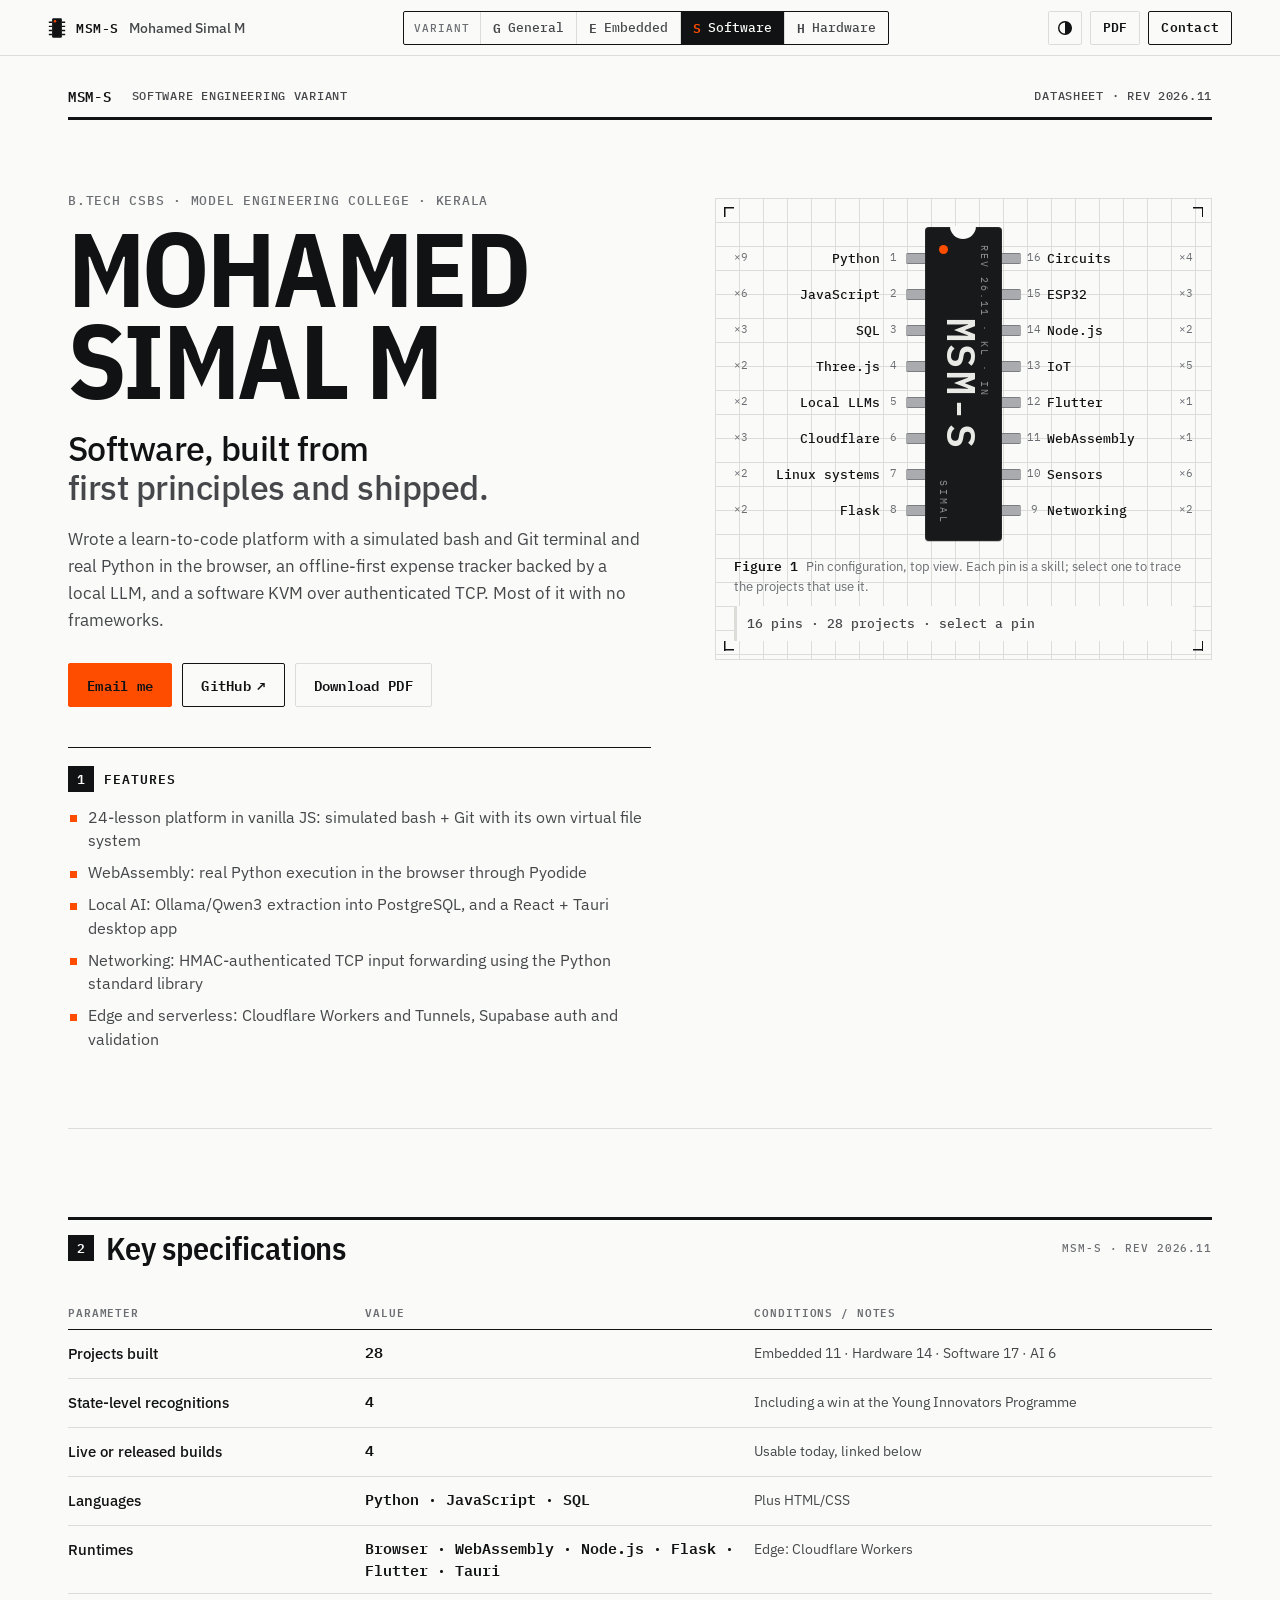
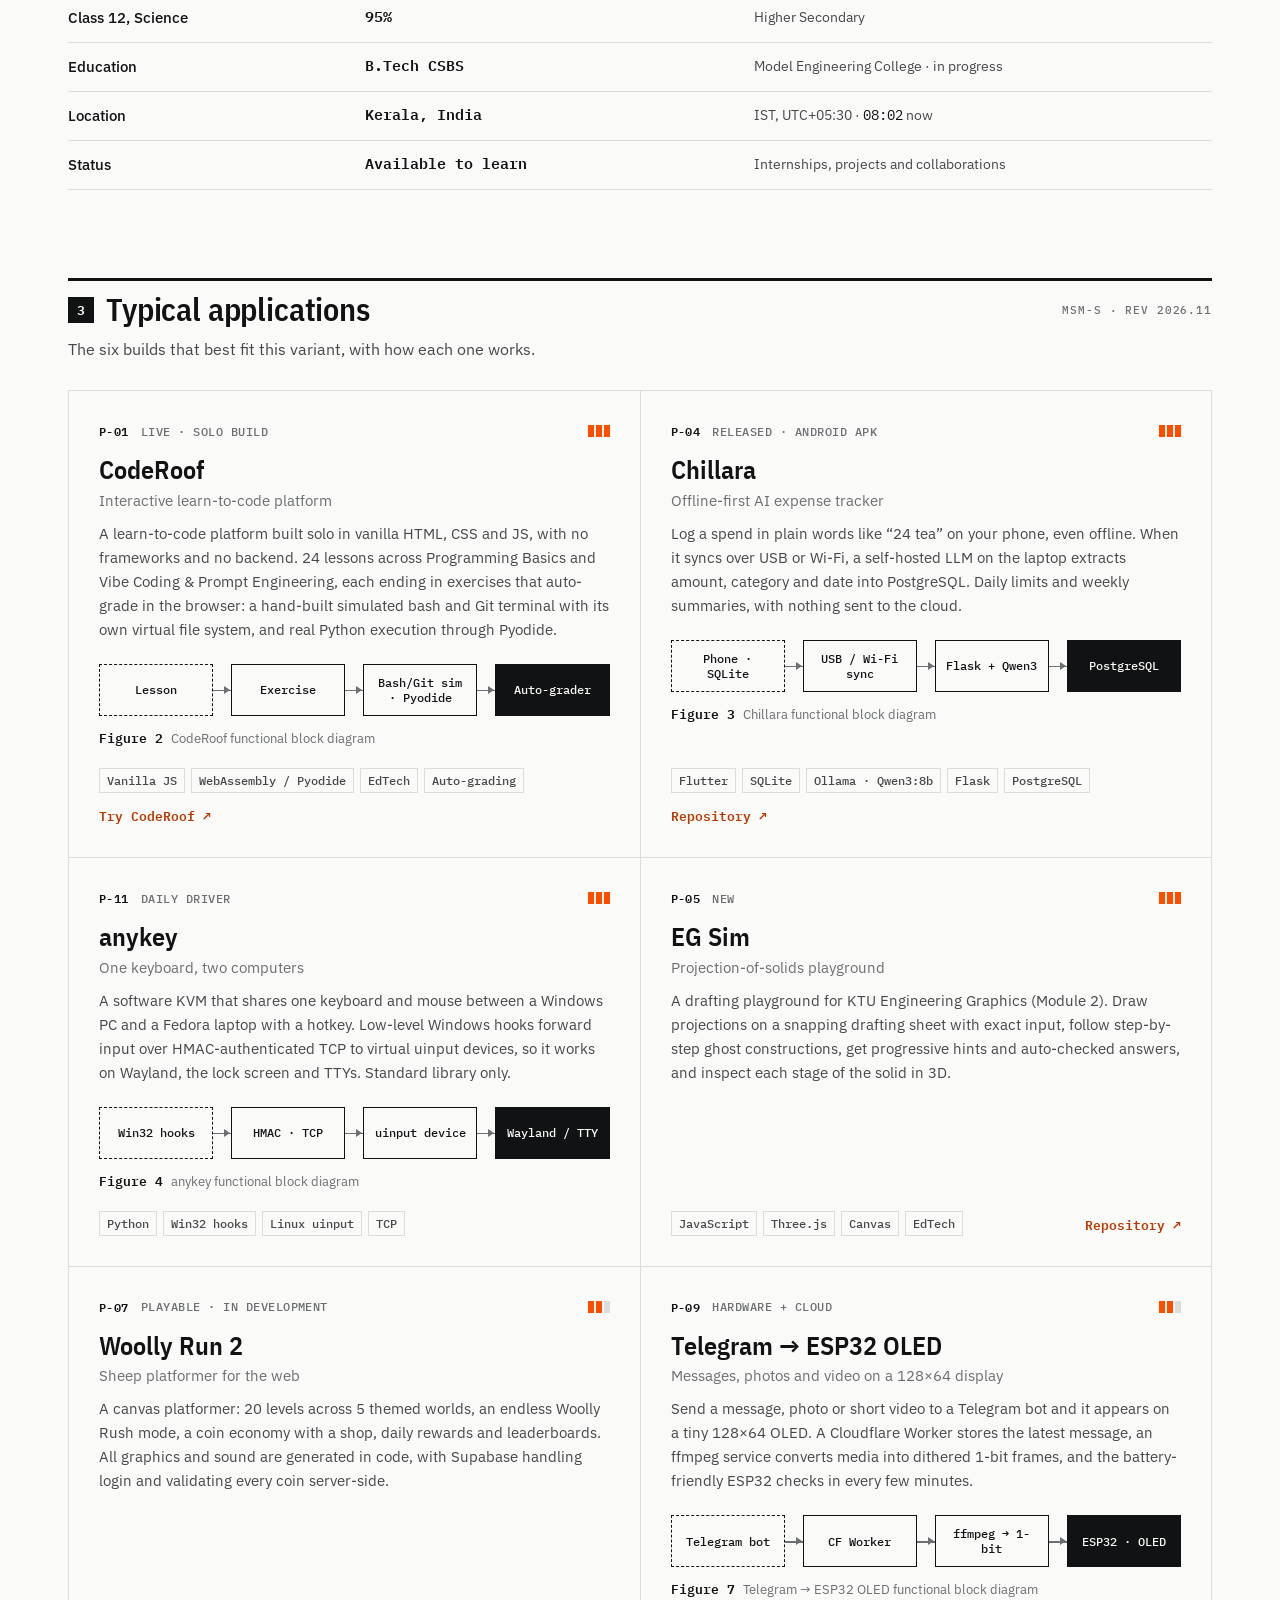
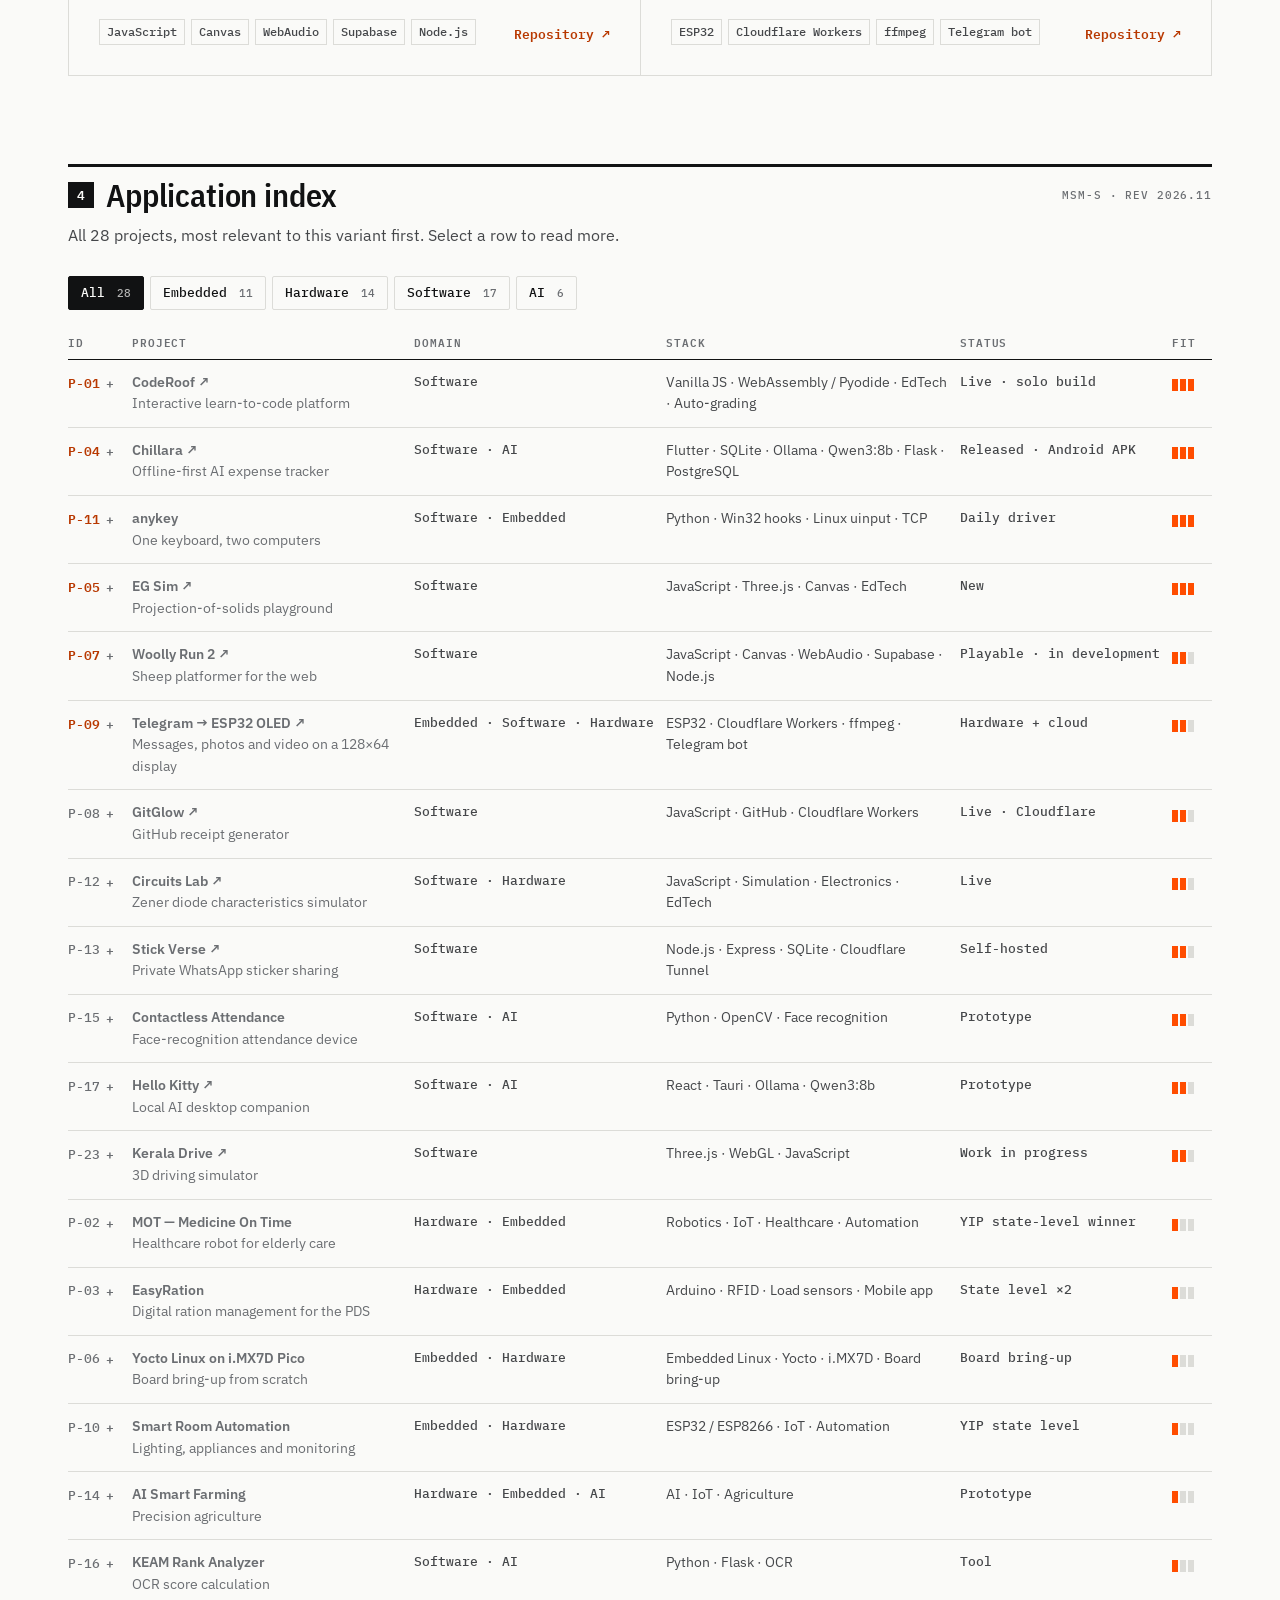
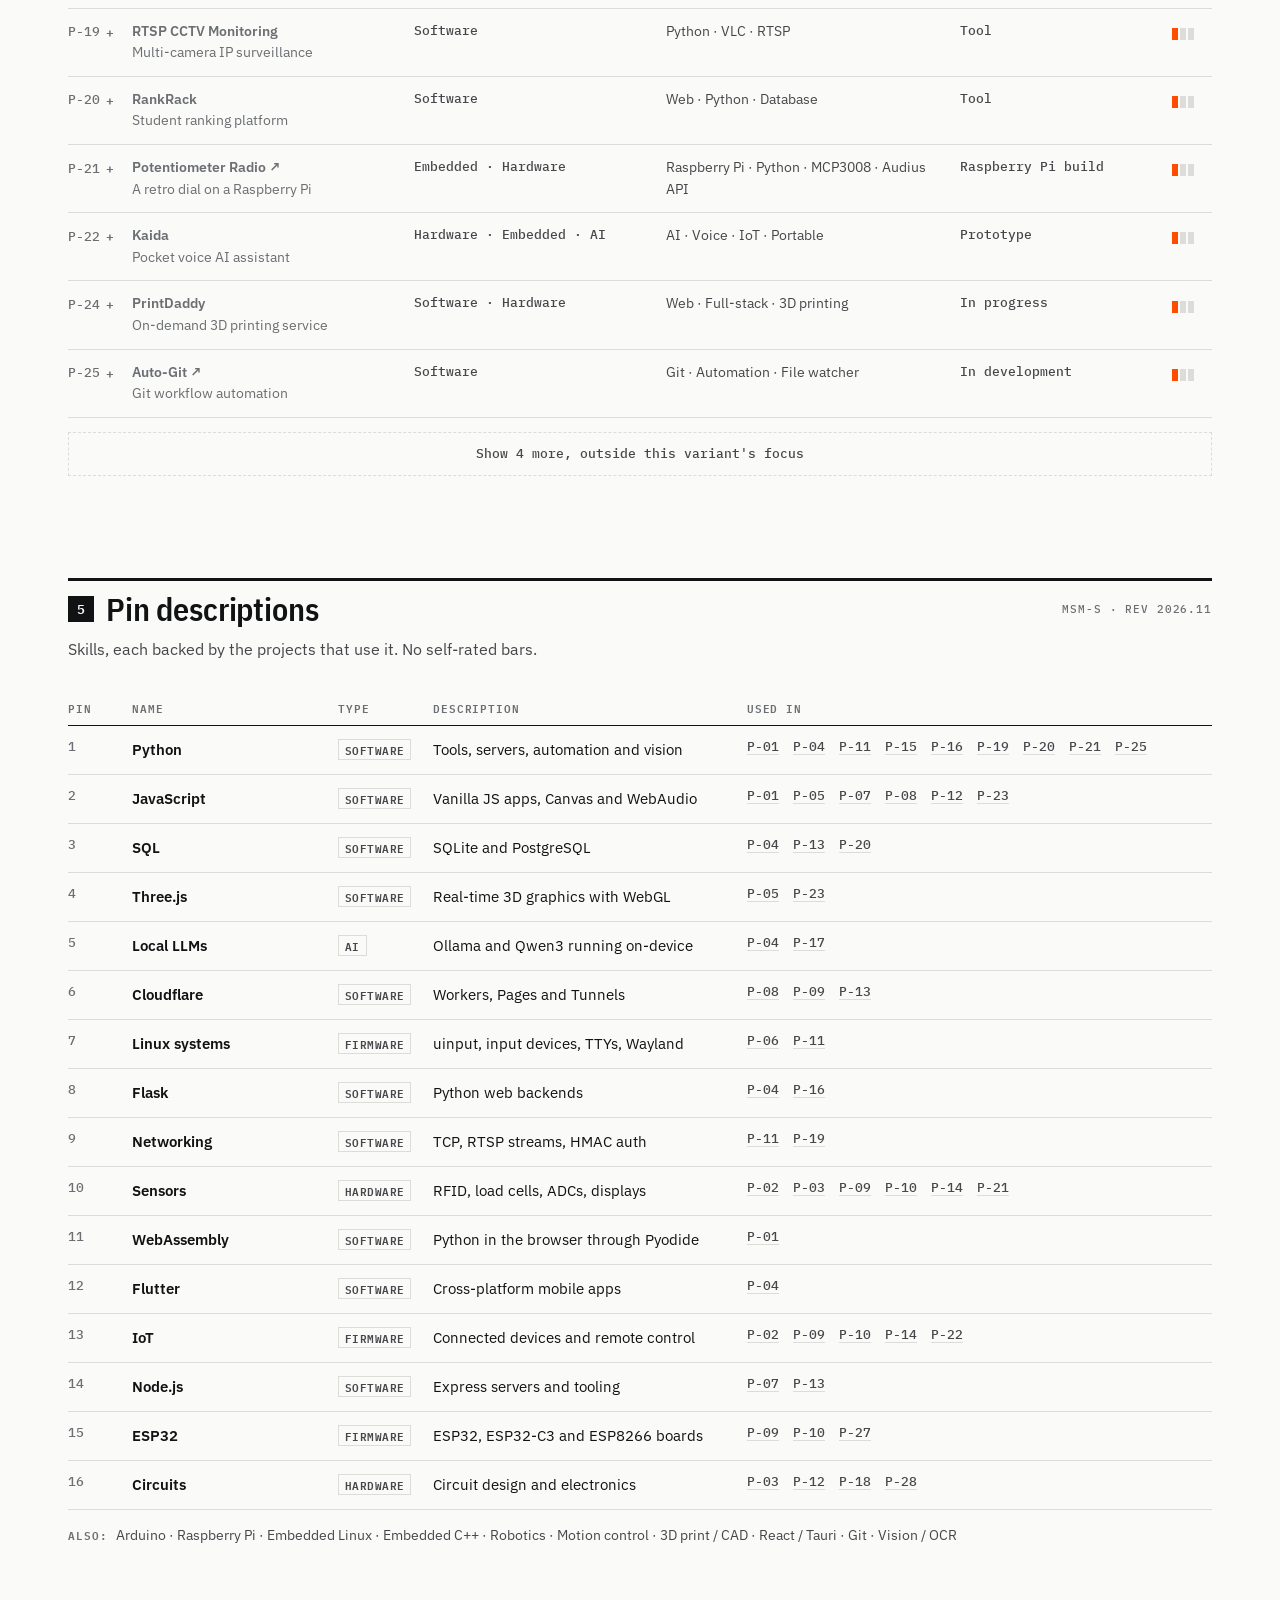
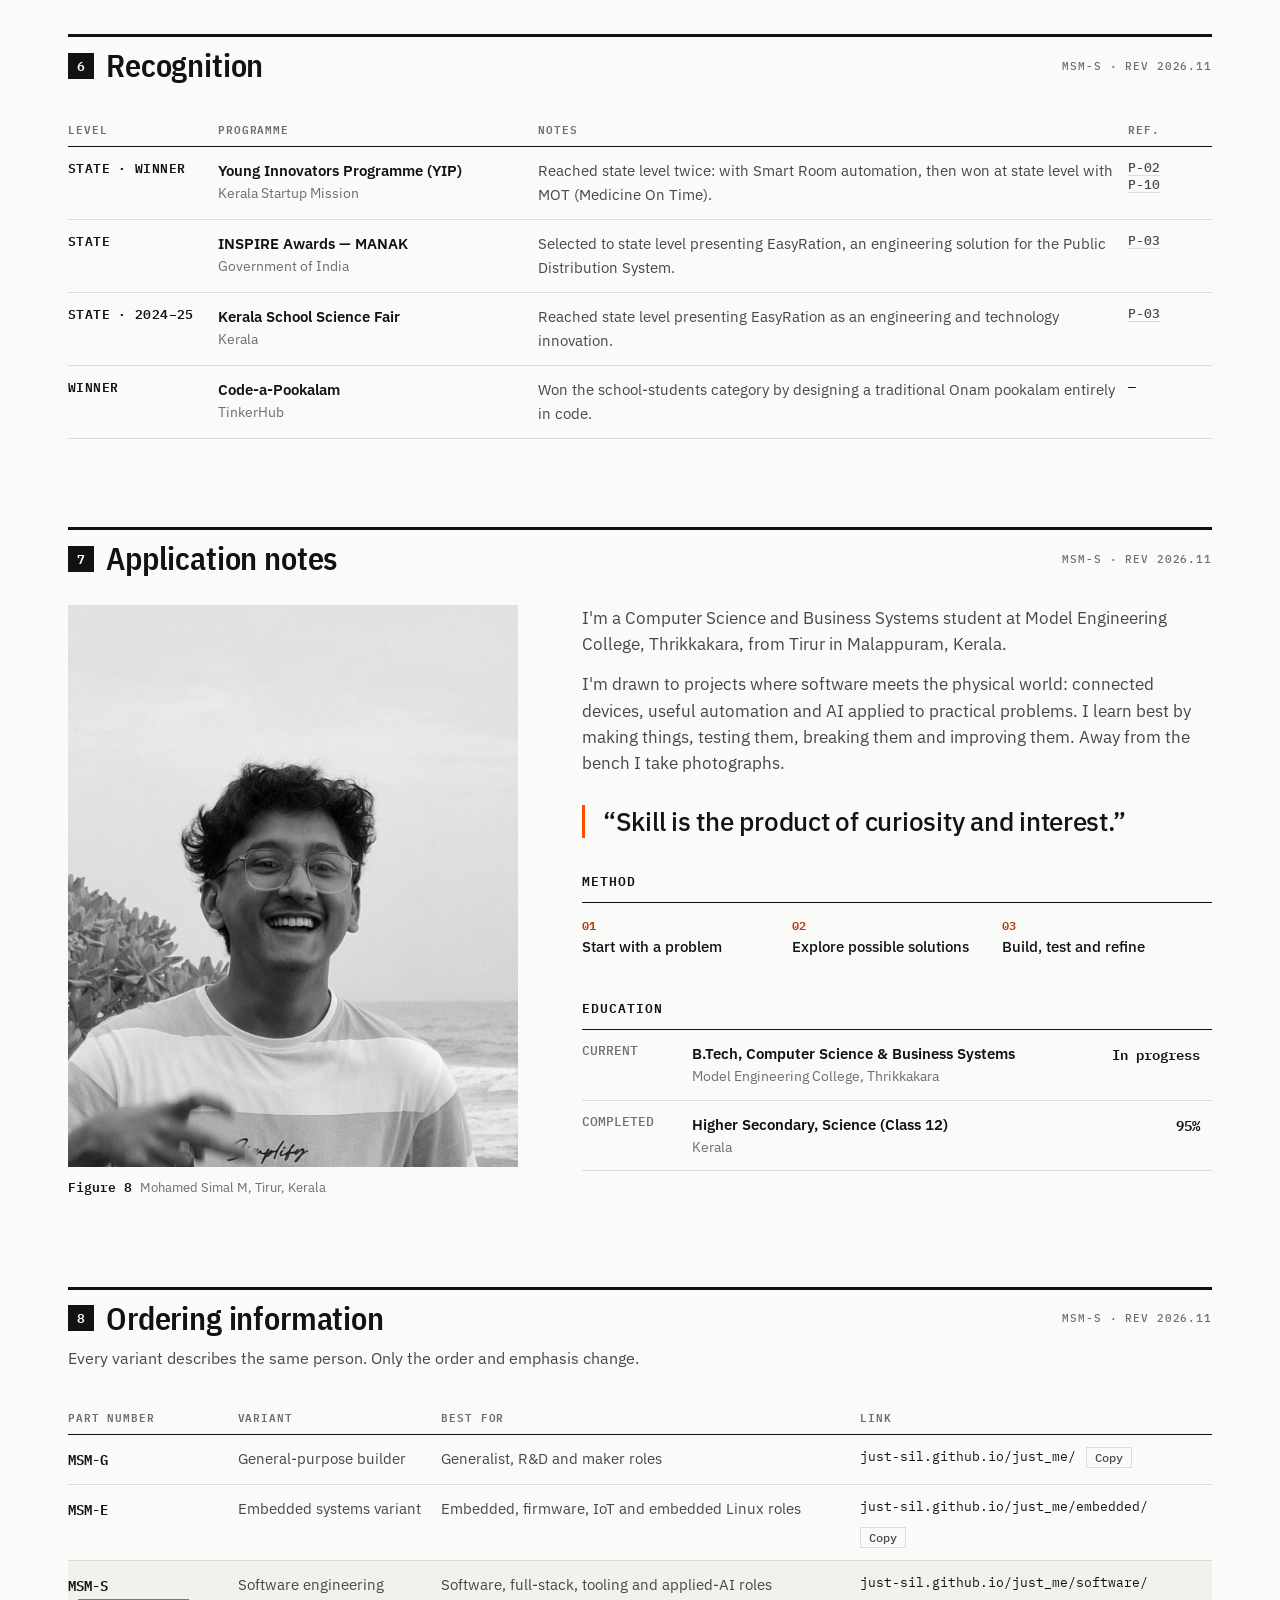
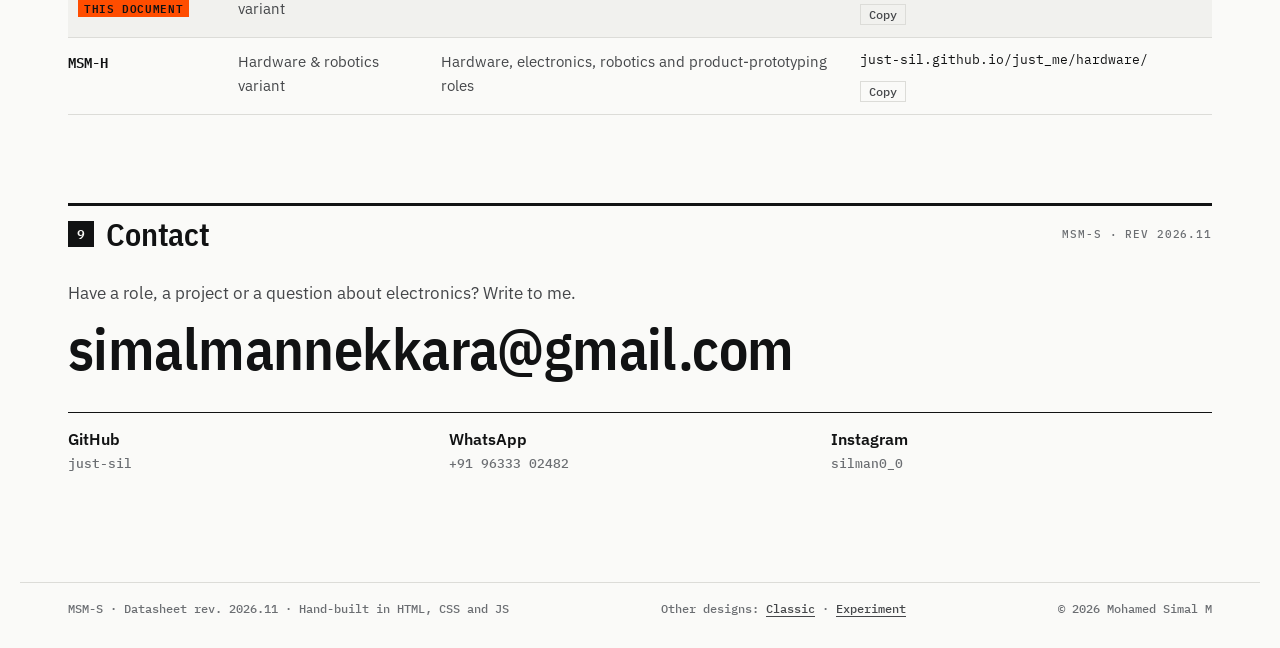
<file: software/index.html>
<!DOCTYPE html>
<html lang="en" data-lens="software">
<head>
  <meta charset="UTF-8">
  <meta name="viewport" content="width=device-width, initial-scale=1">
  <title>Mohamed Simal M — Software Engineering CV</title>
  <meta name="description" content="Software CV of Mohamed Simal M: a vanilla-JS learn-to-code platform with in-browser Python, an offline-first local-LLM expense tracker, a Python software KVM and serverless tools.">
  <link rel="canonical" href="https://just-sil.github.io/just_me/software/">
  <meta name="theme-color" content="#FAFAF8" media="(prefers-color-scheme: light)">
  <meta name="theme-color" content="#0D0E0F" media="(prefers-color-scheme: dark)">
  <meta property="og:type" content="profile">
  <meta property="og:title" content="Mohamed Simal M — Software Engineering CV">
  <meta property="og:description" content="Software CV of Mohamed Simal M: a vanilla-JS learn-to-code platform with in-browser Python, an offline-first local-LLM expense tracker, a Python software KVM and serverless tools.">
  <meta property="og:url" content="https://just-sil.github.io/just_me/software/">
  <meta property="og:image" content="https://just-sil.github.io/just_me/assets/og/software.png">
  <meta property="og:image:width" content="1200">
  <meta property="og:image:height" content="630">
  <meta property="og:image:alt" content="MSM-S · Mohamed Simal M · Software, built from first principles and shipped.">
  <meta name="twitter:card" content="summary_large_image">
  <link rel="alternate" href="https://just-sil.github.io/just_me/" title="Mohamed Simal M — Embedded, Hardware &amp; Software CV">
  <link rel="alternate" href="https://just-sil.github.io/just_me/embedded/" title="Mohamed Simal M — Embedded Systems CV">
  <link rel="alternate" href="https://just-sil.github.io/just_me/software/" title="Mohamed Simal M — Software Engineering CV">
  <link rel="alternate" href="https://just-sil.github.io/just_me/hardware/" title="Mohamed Simal M — Hardware &amp; Robotics CV">
  <link rel="icon" href="data:image/svg+xml,%3Csvg xmlns='http://www.w3.org/2000/svg' viewBox='0 0 32 32'%3E%3Crect x='7' y='4' width='18' height='24' rx='2' fill='%23111'/%3E%3Cpath d='M3 9h4M3 14h4M3 19h4M3 24h4M25 9h4M25 14h4M25 19h4M25 24h4' stroke='%23111' stroke-width='2'/%3E%3Ccircle cx='11' cy='8' r='1.6' fill='%23FF4D00'/%3E%3C/svg%3E">
  <script>
    (function () {
      var d = document.documentElement, q = new URLSearchParams(location.search);
      try { var t = localStorage.getItem("ds-theme"); if (t) d.dataset.theme = t; } catch (e) {}
      d.classList.add("js");
    })();
  </script>
  <link rel="preconnect" href="https://fonts.googleapis.com">
  <link rel="preconnect" href="https://fonts.gstatic.com" crossorigin>
  <link href="https://fonts.googleapis.com/css2?family=IBM+Plex+Mono:wght@400;500;600&family=IBM+Plex+Sans+Condensed:wght@500;600;700&family=IBM+Plex+Sans:ital,wght@0,400;0,500;0,600;1,400&display=swap" rel="stylesheet">
  <link rel="stylesheet" href="../assets/datasheet.css">
  <style>@page { @bottom-left { content: "Mohamed Simal M · MSM-S · Software engineering variant"; font: 8pt "IBM Plex Mono", monospace; color: #6B6E72; } }</style>
  <script type="application/ld+json">{"@context":"https://schema.org","@type":"Person","name":"Mohamed Simal M","url":"https://just-sil.github.io/just_me/","image":"https://just-sil.github.io/just_me/me.jpg","email":"mailto:simalmannekkara@gmail.com","address":{"@type":"PostalAddress","addressLocality":"Tirur","addressRegion":"Kerala","addressCountry":"IN"},"alumniOf":{"@type":"CollegeOrUniversity","name":"Model Engineering College, Thrikkakara"},"knowsAbout":["Python","JavaScript","SQL","Three.js","Local LLMs","Cloudflare","Linux systems","Flask","Networking","Sensors","WebAssembly","Flutter","IoT","Node.js","ESP32","Circuits"],"sameAs":["https://github.com/just-sil","https://www.instagram.com/silman0_0/"]}</script>
</head>
<body>
<a class="skip" href="#main">Skip to content</a>

<header class="bar">
  <a class="bar__brand" href="../software/#top" aria-label="Mohamed Simal M, MSM-S, back to top">
    <svg class="bar__glyph" viewBox="0 0 22 26" aria-hidden="true"><path d="M1 6h4M1 11h4M1 16h4M1 21h4M17 6h4M17 11h4M17 16h4M17 21h4" stroke="currentColor" stroke-width="1.8"/><rect x="5" y="1" width="12" height="24" rx="1.5" fill="currentColor"/><circle cx="8.6" cy="4.8" r="1.5" fill="var(--accent)"/></svg>
    <span class="bar__part">MSM-S</span>
    <span class="bar__name">Mohamed Simal M</span>
  </a>
  <nav class="vn" aria-label="CV variant">
    <span class="vn__title" aria-hidden="true">Variant</span>
    <a href="../" data-lens-link="general"><span class="vn__part">G</span><span class="vn__label">General</span></a><a href="../embedded/" data-lens-link="embedded"><span class="vn__part">E</span><span class="vn__label">Embedded</span></a><a href="../software/" data-lens-link="software" aria-current="page"><span class="vn__part">S</span><span class="vn__label">Software</span></a><a href="../hardware/" data-lens-link="hardware"><span class="vn__part">H</span><span class="vn__label">Hardware</span></a>
  </nav>
  <div class="bar__actions">
    <button class="icon-btn" type="button" data-theme-toggle aria-label="Toggle dark mode" title="Toggle dark mode"><svg viewBox="0 0 20 20" aria-hidden="true"><circle cx="10" cy="10" r="7" fill="none" stroke="currentColor" stroke-width="1.6"/><path d="M10 3a7 7 0 0 1 0 14z" fill="currentColor"/></svg></button>
    <button class="btn btn--ghost btn--sm" type="button" data-print>PDF</button>
    <a class="btn btn--sm" href="#contact">Contact</a>
  </div>
</header>

<main id="main">
  <div class="sheet">

    <!-- document strip -->
    <div class="strip" id="top" data-url="just-sil.github.io/just_me/software/">
      <span class="strip__part">MSM-S</span>
      <span class="strip__variant">Software engineering variant</span>
      <span class="strip__to" data-to hidden>Prepared for <b data-to-name></b></span>
      <span class="strip__rev">Datasheet · Rev 2026.11</span>
    </div>

    <!-- title block -->
    <section class="title" aria-labelledby="name">
      <div class="title__text">
        <p class="eyebrow">B.Tech CSBS · Model Engineering College · Kerala</p>
        <h1 id="name" class="name">Mohamed Simal M</h1>
        <p class="headline"><span>Software, built from</span> <span>first principles and shipped.</span></p>
        <p class="summary">Wrote a learn-to-code platform with a simulated bash and Git terminal and real Python in the browser, an offline-first expense tracker backed by a local LLM, and a software KVM over authenticated TCP. Most of it with no frameworks.</p>
        <div class="cta">
          <a class="btn btn--primary" href="mailto:simalmannekkara@gmail.com">Email me</a>
          <a class="btn" href="https://github.com/just-sil" target="_blank" rel="noopener noreferrer">GitHub <span aria-hidden="true">↗</span></a>
          <button class="btn btn--ghost" type="button" data-print>Download PDF</button>
        </div>

        <div class="features">
          <h2 class="minihead"><span class="sec__no">1</span>Features</h2>
          <ul><li>24-lesson platform in vanilla JS: simulated bash + Git with its own virtual file system</li><li>WebAssembly: real Python execution in the browser through Pyodide</li><li>Local AI: Ollama/Qwen3 extraction into PostgreSQL, and a React + Tauri desktop app</li><li>Networking: HMAC-authenticated TCP input forwarding using the Python standard library</li><li>Edge and serverless: Cloudflare Workers and Tunnels, Supabase auth and validation</li></ul>
        </div>
      </div>

      <div class="title__fig">
        <figure class="chip" aria-labelledby="chip-cap">
          <div class="chip__pkg">
            <ol class="chip__side chip__side--l"><li><button class="pin" type="button" data-skill="python" data-type="SW" aria-pressed="false" aria-describedby="trace" style="--n:1"><span class="pin__lead" aria-hidden="true"></span><span class="pin__no">1</span><span class="pin__name">Python</span><span class="pin__count" aria-label="9 projects">×9</span></button></li><li><button class="pin" type="button" data-skill="js" data-type="SW" aria-pressed="false" aria-describedby="trace" style="--n:2"><span class="pin__lead" aria-hidden="true"></span><span class="pin__no">2</span><span class="pin__name">JavaScript</span><span class="pin__count" aria-label="6 projects">×6</span></button></li><li><button class="pin" type="button" data-skill="sql" data-type="SW" aria-pressed="false" aria-describedby="trace" style="--n:3"><span class="pin__lead" aria-hidden="true"></span><span class="pin__no">3</span><span class="pin__name">SQL</span><span class="pin__count" aria-label="3 projects">×3</span></button></li><li><button class="pin" type="button" data-skill="three" data-type="SW" aria-pressed="false" aria-describedby="trace" style="--n:4"><span class="pin__lead" aria-hidden="true"></span><span class="pin__no">4</span><span class="pin__name">Three.js</span><span class="pin__count" aria-label="2 projects">×2</span></button></li><li><button class="pin" type="button" data-skill="llm" data-type="AI" aria-pressed="false" aria-describedby="trace" style="--n:5"><span class="pin__lead" aria-hidden="true"></span><span class="pin__no">5</span><span class="pin__name">Local LLMs</span><span class="pin__count" aria-label="2 projects">×2</span></button></li><li><button class="pin" type="button" data-skill="cloud" data-type="SW" aria-pressed="false" aria-describedby="trace" style="--n:6"><span class="pin__lead" aria-hidden="true"></span><span class="pin__no">6</span><span class="pin__name">Cloudflare</span><span class="pin__count" aria-label="3 projects">×3</span></button></li><li><button class="pin" type="button" data-skill="linuxsys" data-type="FW" aria-pressed="false" aria-describedby="trace" style="--n:7"><span class="pin__lead" aria-hidden="true"></span><span class="pin__no">7</span><span class="pin__name">Linux systems</span><span class="pin__count" aria-label="2 projects">×2</span></button></li><li><button class="pin" type="button" data-skill="flask" data-type="SW" aria-pressed="false" aria-describedby="trace" style="--n:8"><span class="pin__lead" aria-hidden="true"></span><span class="pin__no">8</span><span class="pin__name">Flask</span><span class="pin__count" aria-label="2 projects">×2</span></button></li></ol>
            <div class="chip__body" aria-hidden="true">
              <span class="chip__notch"></span>
              <span class="chip__dot"></span>
              <span class="chip__brand">SIMAL</span>
              <span class="chip__part">MSM-S</span>
              <span class="chip__rev">REV 26.11 · KL · IN</span>
            </div>
            <ol class="chip__side chip__side--r"><li><button class="pin" type="button" data-skill="net" data-type="SW" aria-pressed="false" aria-describedby="trace" style="--n:9"><span class="pin__lead" aria-hidden="true"></span><span class="pin__no">9</span><span class="pin__name">Networking</span><span class="pin__count" aria-label="2 projects">×2</span></button></li><li><button class="pin" type="button" data-skill="sensors" data-type="HW" aria-pressed="false" aria-describedby="trace" style="--n:10"><span class="pin__lead" aria-hidden="true"></span><span class="pin__no">10</span><span class="pin__name">Sensors</span><span class="pin__count" aria-label="6 projects">×6</span></button></li><li><button class="pin" type="button" data-skill="wasm" data-type="SW" aria-pressed="false" aria-describedby="trace" style="--n:11"><span class="pin__lead" aria-hidden="true"></span><span class="pin__no">11</span><span class="pin__name">WebAssembly</span><span class="pin__count" aria-label="1 projects">×1</span></button></li><li><button class="pin" type="button" data-skill="flutter" data-type="SW" aria-pressed="false" aria-describedby="trace" style="--n:12"><span class="pin__lead" aria-hidden="true"></span><span class="pin__no">12</span><span class="pin__name">Flutter</span><span class="pin__count" aria-label="1 projects">×1</span></button></li><li><button class="pin" type="button" data-skill="iot" data-type="FW" aria-pressed="false" aria-describedby="trace" style="--n:13"><span class="pin__lead" aria-hidden="true"></span><span class="pin__no">13</span><span class="pin__name">IoT</span><span class="pin__count" aria-label="5 projects">×5</span></button></li><li><button class="pin" type="button" data-skill="node" data-type="SW" aria-pressed="false" aria-describedby="trace" style="--n:14"><span class="pin__lead" aria-hidden="true"></span><span class="pin__no">14</span><span class="pin__name">Node.js</span><span class="pin__count" aria-label="2 projects">×2</span></button></li><li><button class="pin" type="button" data-skill="esp32" data-type="FW" aria-pressed="false" aria-describedby="trace" style="--n:15"><span class="pin__lead" aria-hidden="true"></span><span class="pin__no">15</span><span class="pin__name">ESP32</span><span class="pin__count" aria-label="3 projects">×3</span></button></li><li><button class="pin" type="button" data-skill="circuits" data-type="HW" aria-pressed="false" aria-describedby="trace" style="--n:16"><span class="pin__lead" aria-hidden="true"></span><span class="pin__no">16</span><span class="pin__name">Circuits</span><span class="pin__count" aria-label="4 projects">×4</span></button></li></ol>
          </div>
          <figcaption id="chip-cap"><span class="figno">Figure 1</span> Pin configuration, top view. Each pin is a skill; select one to trace the projects that use it.</figcaption>
          <p class="trace" id="trace" aria-live="polite"><span class="trace__idle">16 pins · 28 projects · select a pin</span></p>
        </figure>
      </div>
    </section>

    <!-- 2 key specs -->
    <section class="sec" aria-labelledby="specs">
      <header class="sec__head">
        <h2 id="specs"><span class="sec__no">2</span>Key specifications</h2>
        <span class="sec__run" aria-hidden="true">MSM-S · Rev 2026.11</span>
        
      </header>
      <table class="spec">
        <thead><tr><th scope="col">Parameter</th><th scope="col">Value</th><th scope="col">Conditions / notes</th></tr></thead>
        <tbody>
          <tr><th scope="row">Projects built</th><td class="spec__v">28</td><td>Embedded 11 · Hardware 14 · Software 17 · AI 6</td></tr>
          <tr><th scope="row">State-level recognitions</th><td class="spec__v">4</td><td>Including a win at the Young Innovators Programme</td></tr>
          <tr><th scope="row">Live or released builds</th><td class="spec__v">4</td><td>Usable today, linked below</td></tr>
          <tr><th scope="row">Languages</th><td class="spec__v">Python · JavaScript · SQL</td><td>Plus HTML/CSS</td></tr>
          <tr><th scope="row">Runtimes</th><td class="spec__v">Browser · WebAssembly · Node.js · Flask · Flutter · Tauri</td><td>Edge: Cloudflare Workers</td></tr>
          <tr><th scope="row">Class 12, Science</th><td class="spec__v">95%</td><td>Higher Secondary</td></tr>
          <tr><th scope="row">Education</th><td class="spec__v">B.Tech CSBS</td><td>Model Engineering College · in progress</td></tr>
          <tr><th scope="row">Location</th><td class="spec__v">Kerala, India</td><td>IST, UTC+05:30 · <span class="clock" data-clock>--:--</span> now</td></tr>
          <tr><th scope="row">Status</th><td class="spec__v">Available to learn</td><td>Internships, projects and collaborations</td></tr>
        </tbody>
      </table>
    </section>

    <!-- 3 typical applications -->
    <section class="sec" aria-labelledby="apps">
      <header class="sec__head">
        <h2 id="apps"><span class="sec__no">3</span>Typical applications</h2>
        <span class="sec__run" aria-hidden="true">MSM-S · Rev 2026.11</span>
        <p class="sec__sub">The six builds that best fit this variant, with how each one works.</p>
      </header>
      <div class="apps">
        <article class="app" id="app-P-01" data-skills="js wasm python">
          <header class="app__head">
            <span class="app__id">P-01</span>
            <span class="app__status">Live · solo build</span>
            <span class="fit" role="img" aria-label="Relevance 3 of 3"><i class="on"></i><i class="on"></i><i class="on"></i></span>
          </header>
          <h3 class="app__title">CodeRoof</h3>
          <p class="app__sub">Interactive learn-to-code platform</p>
          <p class="app__desc">A learn-to-code platform built solo in vanilla HTML, CSS and JS, with no frameworks and no backend. 24 lessons across Programming Basics and Vibe Coding &amp; Prompt Engineering, each ending in exercises that auto-grade in the browser: a hand-built simulated bash and Git terminal with its own virtual file system, and real Python execution through Pyodide.</p>
          <figure class="app__fig"><ol class="flow" aria-label="Functional block diagram"><li>Lesson</li><li>Exercise</li><li>Bash/Git sim · Pyodide</li><li>Auto-grader</li></ol><figcaption><span class="figno">Figure 2</span> CodeRoof functional block diagram</figcaption></figure>
          <footer class="app__foot">
            <ul class="stack"><li>Vanilla JS</li><li>WebAssembly / Pyodide</li><li>EdTech</li><li>Auto-grading</li></ul>
            <a class="app__link" href="https://just-sil.github.io/code_roof/" target="_blank" rel="noopener noreferrer">Try CodeRoof <span aria-hidden="true">↗</span></a>
          </footer>
        </article>
        <article class="app" id="app-P-04" data-skills="flutter sql llm flask python">
          <header class="app__head">
            <span class="app__id">P-04</span>
            <span class="app__status">Released · Android APK</span>
            <span class="fit" role="img" aria-label="Relevance 3 of 3"><i class="on"></i><i class="on"></i><i class="on"></i></span>
          </header>
          <h3 class="app__title">Chillara</h3>
          <p class="app__sub">Offline-first AI expense tracker</p>
          <p class="app__desc">Log a spend in plain words like “24 tea” on your phone, even offline. When it syncs over USB or Wi-Fi, a self-hosted LLM on the laptop extracts amount, category and date into PostgreSQL. Daily limits and weekly summaries, with nothing sent to the cloud.</p>
          <figure class="app__fig"><ol class="flow" aria-label="Functional block diagram"><li>Phone · SQLite</li><li>USB / Wi-Fi sync</li><li>Flask + Qwen3</li><li>PostgreSQL</li></ol><figcaption><span class="figno">Figure 3</span> Chillara functional block diagram</figcaption></figure>
          <footer class="app__foot">
            <ul class="stack"><li>Flutter</li><li>SQLite</li><li>Ollama · Qwen3:8b</li><li>Flask</li><li>PostgreSQL</li></ul>
            <a class="app__link" href="https://github.com/just-sil/expense_tracker" target="_blank" rel="noopener noreferrer">Repository <span aria-hidden="true">↗</span></a>
          </footer>
        </article>
        <article class="app" id="app-P-11" data-skills="python linuxsys net">
          <header class="app__head">
            <span class="app__id">P-11</span>
            <span class="app__status">Daily driver</span>
            <span class="fit" role="img" aria-label="Relevance 3 of 3"><i class="on"></i><i class="on"></i><i class="on"></i></span>
          </header>
          <h3 class="app__title">anykey</h3>
          <p class="app__sub">One keyboard, two computers</p>
          <p class="app__desc">A software KVM that shares one keyboard and mouse between a Windows PC and a Fedora laptop with a hotkey. Low-level Windows hooks forward input over HMAC-authenticated TCP to virtual uinput devices, so it works on Wayland, the lock screen and TTYs. Standard library only.</p>
          <figure class="app__fig"><ol class="flow" aria-label="Functional block diagram"><li>Win32 hooks</li><li>HMAC · TCP</li><li>uinput device</li><li>Wayland / TTY</li></ol><figcaption><span class="figno">Figure 4</span> anykey functional block diagram</figcaption></figure>
          <footer class="app__foot">
            <ul class="stack"><li>Python</li><li>Win32 hooks</li><li>Linux uinput</li><li>TCP</li></ul>
            
          </footer>
        </article>
        <article class="app" id="app-P-05" data-skills="js three">
          <header class="app__head">
            <span class="app__id">P-05</span>
            <span class="app__status">New</span>
            <span class="fit" role="img" aria-label="Relevance 3 of 3"><i class="on"></i><i class="on"></i><i class="on"></i></span>
          </header>
          <h3 class="app__title">EG Sim</h3>
          <p class="app__sub">Projection-of-solids playground</p>
          <p class="app__desc">A drafting playground for KTU Engineering Graphics (Module 2). Draw projections on a snapping drafting sheet with exact input, follow step-by-step ghost constructions, get progressive hints and auto-checked answers, and inspect each stage of the solid in 3D.</p>
          
          <footer class="app__foot">
            <ul class="stack"><li>JavaScript</li><li>Three.js</li><li>Canvas</li><li>EdTech</li></ul>
            <a class="app__link" href="https://github.com/just-sil/eg-sim" target="_blank" rel="noopener noreferrer">Repository <span aria-hidden="true">↗</span></a>
          </footer>
        </article>
        <article class="app" id="app-P-07" data-skills="js node">
          <header class="app__head">
            <span class="app__id">P-07</span>
            <span class="app__status">Playable · in development</span>
            <span class="fit" role="img" aria-label="Relevance 2 of 3"><i class="on"></i><i class="on"></i><i></i></span>
          </header>
          <h3 class="app__title">Woolly Run 2</h3>
          <p class="app__sub">Sheep platformer for the web</p>
          <p class="app__desc">A canvas platformer: 20 levels across 5 themed worlds, an endless Woolly Rush mode, a coin economy with a shop, daily rewards and leaderboards. All graphics and sound are generated in code, with Supabase handling login and validating every coin server-side.</p>
          
          <footer class="app__foot">
            <ul class="stack"><li>JavaScript</li><li>Canvas</li><li>WebAudio</li><li>Supabase</li><li>Node.js</li></ul>
            <a class="app__link" href="https://github.com/just-sil/cospo" target="_blank" rel="noopener noreferrer">Repository <span aria-hidden="true">↗</span></a>
          </footer>
        </article>
        <article class="app" id="app-P-09" data-skills="esp32 cloud sensors iot">
          <header class="app__head">
            <span class="app__id">P-09</span>
            <span class="app__status">Hardware + cloud</span>
            <span class="fit" role="img" aria-label="Relevance 2 of 3"><i class="on"></i><i class="on"></i><i></i></span>
          </header>
          <h3 class="app__title">Telegram → ESP32 OLED</h3>
          <p class="app__sub">Messages, photos and video on a 128×64 display</p>
          <p class="app__desc">Send a message, photo or short video to a Telegram bot and it appears on a tiny 128×64 OLED. A Cloudflare Worker stores the latest message, an ffmpeg service converts media into dithered 1-bit frames, and the battery-friendly ESP32 checks in every few minutes.</p>
          <figure class="app__fig"><ol class="flow" aria-label="Functional block diagram"><li>Telegram bot</li><li>CF Worker</li><li>ffmpeg → 1-bit</li><li>ESP32 · OLED</li></ol><figcaption><span class="figno">Figure 7</span> Telegram → ESP32 OLED functional block diagram</figcaption></figure>
          <footer class="app__foot">
            <ul class="stack"><li>ESP32</li><li>Cloudflare Workers</li><li>ffmpeg</li><li>Telegram bot</li></ul>
            <a class="app__link" href="https://github.com/just-sil/pathiribot" target="_blank" rel="noopener noreferrer">Repository <span aria-hidden="true">↗</span></a>
          </footer>
        </article>
      </div>
    </section>

    <!-- 4 index -->
    <section class="sec" aria-labelledby="index">
      <header class="sec__head">
        <h2 id="index"><span class="sec__no">4</span>Application index</h2>
        <span class="sec__run" aria-hidden="true">MSM-S · Rev 2026.11</span>
        <p class="sec__sub">All 28 projects, most relevant to this variant first. Select a row to read more.</p>
      </header>
      <div class="filters" role="group" aria-label="Filter projects by domain">
        <button type="button" class="filter" data-filter="all" aria-pressed="true">All <small>28</small></button>
        <button type="button" class="filter" data-filter="embedded" aria-pressed="false">Embedded <small>11</small></button>
        <button type="button" class="filter" data-filter="hardware" aria-pressed="false">Hardware <small>14</small></button>
        <button type="button" class="filter" data-filter="software" aria-pressed="false">Software <small>17</small></button>
        <button type="button" class="filter" data-filter="ai" aria-pressed="false">AI <small>6</small></button>
        <p class="filters__note" data-pin-note hidden></p>
      </div>
      <div class="table-wrap">
        <table class="idx">
          <thead><tr><th scope="col">ID</th><th scope="col">Project</th><th scope="col">Domain</th><th scope="col">Stack</th><th scope="col">Status</th><th scope="col"><abbr title="Relevance to this variant">Fit</abbr></th></tr></thead>
          <tbody>
            <tr id="P-01" data-skills="js wasm python" data-domain="software" class="is-featured">
              <td class="c-id">P-01</td>
              <th scope="row" class="c-name"><span class="c-title"><a href="https://just-sil.github.io/code_roof/" target="_blank" rel="noopener noreferrer">CodeRoof <span aria-hidden="true">↗</span></a></span><span class="c-sub">Interactive learn-to-code platform</span><span class="c-desc">A learn-to-code platform built solo in vanilla HTML, CSS and JS, with no frameworks and no backend. 24 lessons across Programming Basics and Vibe Coding &amp; Prompt Engineering, each ending in exercises that auto-grade in the browser: a hand-built simulated bash and Git terminal with its own virtual file system, and real Python execution through Pyodide.</span></th>
              <td class="c-dom">Software</td>
              <td class="c-stack">Vanilla JS · WebAssembly / Pyodide · EdTech · Auto-grading</td>
              <td class="c-status">Live · solo build</td>
              <td class="c-fit"><span class="fit" role="img" aria-label="Relevance 3 of 3"><i class="on"></i><i class="on"></i><i class="on"></i></span></td>
            </tr>
            <tr id="P-04" data-skills="flutter sql llm flask python" data-domain="software ai" class="is-featured">
              <td class="c-id">P-04</td>
              <th scope="row" class="c-name"><span class="c-title"><a href="https://github.com/just-sil/expense_tracker" target="_blank" rel="noopener noreferrer">Chillara <span aria-hidden="true">↗</span></a></span><span class="c-sub">Offline-first AI expense tracker</span><span class="c-desc">Log a spend in plain words like “24 tea” on your phone, even offline. When it syncs over USB or Wi-Fi, a self-hosted LLM on the laptop extracts amount, category and date into PostgreSQL. Daily limits and weekly summaries, with nothing sent to the cloud.</span></th>
              <td class="c-dom">Software · AI</td>
              <td class="c-stack">Flutter · SQLite · Ollama · Qwen3:8b · Flask · PostgreSQL</td>
              <td class="c-status">Released · Android APK</td>
              <td class="c-fit"><span class="fit" role="img" aria-label="Relevance 3 of 3"><i class="on"></i><i class="on"></i><i class="on"></i></span></td>
            </tr>
            <tr id="P-11" data-skills="python linuxsys net" data-domain="software embedded" class="is-featured">
              <td class="c-id">P-11</td>
              <th scope="row" class="c-name"><span class="c-title">anykey</span><span class="c-sub">One keyboard, two computers</span><span class="c-desc">A software KVM that shares one keyboard and mouse between a Windows PC and a Fedora laptop with a hotkey. Low-level Windows hooks forward input over HMAC-authenticated TCP to virtual uinput devices, so it works on Wayland, the lock screen and TTYs. Standard library only.</span></th>
              <td class="c-dom">Software · Embedded</td>
              <td class="c-stack">Python · Win32 hooks · Linux uinput · TCP</td>
              <td class="c-status">Daily driver</td>
              <td class="c-fit"><span class="fit" role="img" aria-label="Relevance 3 of 3"><i class="on"></i><i class="on"></i><i class="on"></i></span></td>
            </tr>
            <tr id="P-05" data-skills="js three" data-domain="software" class="is-featured">
              <td class="c-id">P-05</td>
              <th scope="row" class="c-name"><span class="c-title"><a href="https://github.com/just-sil/eg-sim" target="_blank" rel="noopener noreferrer">EG Sim <span aria-hidden="true">↗</span></a></span><span class="c-sub">Projection-of-solids playground</span><span class="c-desc">A drafting playground for KTU Engineering Graphics (Module 2). Draw projections on a snapping drafting sheet with exact input, follow step-by-step ghost constructions, get progressive hints and auto-checked answers, and inspect each stage of the solid in 3D.</span></th>
              <td class="c-dom">Software</td>
              <td class="c-stack">JavaScript · Three.js · Canvas · EdTech</td>
              <td class="c-status">New</td>
              <td class="c-fit"><span class="fit" role="img" aria-label="Relevance 3 of 3"><i class="on"></i><i class="on"></i><i class="on"></i></span></td>
            </tr>
            <tr id="P-07" data-skills="js node" data-domain="software" class="is-featured">
              <td class="c-id">P-07</td>
              <th scope="row" class="c-name"><span class="c-title"><a href="https://github.com/just-sil/cospo" target="_blank" rel="noopener noreferrer">Woolly Run 2 <span aria-hidden="true">↗</span></a></span><span class="c-sub">Sheep platformer for the web</span><span class="c-desc">A canvas platformer: 20 levels across 5 themed worlds, an endless Woolly Rush mode, a coin economy with a shop, daily rewards and leaderboards. All graphics and sound are generated in code, with Supabase handling login and validating every coin server-side.</span></th>
              <td class="c-dom">Software</td>
              <td class="c-stack">JavaScript · Canvas · WebAudio · Supabase · Node.js</td>
              <td class="c-status">Playable · in development</td>
              <td class="c-fit"><span class="fit" role="img" aria-label="Relevance 2 of 3"><i class="on"></i><i class="on"></i><i></i></span></td>
            </tr>
            <tr id="P-09" data-skills="esp32 cloud sensors iot" data-domain="embedded software hardware" class="is-featured">
              <td class="c-id">P-09</td>
              <th scope="row" class="c-name"><span class="c-title"><a href="https://github.com/just-sil/pathiribot" target="_blank" rel="noopener noreferrer">Telegram → ESP32 OLED <span aria-hidden="true">↗</span></a></span><span class="c-sub">Messages, photos and video on a 128×64 display</span><span class="c-desc">Send a message, photo or short video to a Telegram bot and it appears on a tiny 128×64 OLED. A Cloudflare Worker stores the latest message, an ffmpeg service converts media into dithered 1-bit frames, and the battery-friendly ESP32 checks in every few minutes.</span></th>
              <td class="c-dom">Embedded · Software · Hardware</td>
              <td class="c-stack">ESP32 · Cloudflare Workers · ffmpeg · Telegram bot</td>
              <td class="c-status">Hardware + cloud</td>
              <td class="c-fit"><span class="fit" role="img" aria-label="Relevance 2 of 3"><i class="on"></i><i class="on"></i><i></i></span></td>
            </tr>
            <tr id="P-08" data-skills="js cloud" data-domain="software">
              <td class="c-id">P-08</td>
              <th scope="row" class="c-name"><span class="c-title"><a href="https://gitglow.pages.dev/" target="_blank" rel="noopener noreferrer">GitGlow <span aria-hidden="true">↗</span></a></span><span class="c-sub">GitHub receipt generator</span><span class="c-desc">A web app that turns GitHub profile activity into a customisable, receipt-style visual, giving developer activity a playful, shareable format.</span></th>
              <td class="c-dom">Software</td>
              <td class="c-stack">JavaScript · GitHub · Cloudflare Workers</td>
              <td class="c-status">Live · Cloudflare</td>
              <td class="c-fit"><span class="fit" role="img" aria-label="Relevance 2 of 3"><i class="on"></i><i class="on"></i><i></i></span></td>
            </tr>
            <tr id="P-12" data-skills="js circuits" data-domain="software hardware">
              <td class="c-id">P-12</td>
              <th scope="row" class="c-name"><span class="c-title"><a href="https://just-sil.github.io/sim-lab/" target="_blank" rel="noopener noreferrer">Circuits Lab <span aria-hidden="true">↗</span></a></span><span class="c-sub">Zener diode characteristics simulator</span><span class="c-desc">A virtual physics lab for the Zener diode experiment. Wire the circuit yourself with live feedback on each connection, then run the simulation, move the rheostat, record readings and plot the characteristic curve, all in the browser.</span></th>
              <td class="c-dom">Software · Hardware</td>
              <td class="c-stack">JavaScript · Simulation · Electronics · EdTech</td>
              <td class="c-status">Live</td>
              <td class="c-fit"><span class="fit" role="img" aria-label="Relevance 2 of 3"><i class="on"></i><i class="on"></i><i></i></span></td>
            </tr>
            <tr id="P-13" data-skills="node sql cloud" data-domain="software">
              <td class="c-id">P-13</td>
              <th scope="row" class="c-name"><span class="c-title"><a href="https://github.com/just-sil/stickverse" target="_blank" rel="noopener noreferrer">Stick Verse <span aria-hidden="true">↗</span></a></span><span class="c-sub">Private WhatsApp sticker sharing</span><span class="c-desc">A site for sharing WhatsApp stickers in private groups: admin-approved membership, packs auto-converted to 512×512 WebP, likes and super likes, and a top-contributors board. Exposed safely through a Cloudflare Tunnel that sends the public link to Telegram.</span></th>
              <td class="c-dom">Software</td>
              <td class="c-stack">Node.js · Express · SQLite · Cloudflare Tunnel</td>
              <td class="c-status">Self-hosted</td>
              <td class="c-fit"><span class="fit" role="img" aria-label="Relevance 2 of 3"><i class="on"></i><i class="on"></i><i></i></span></td>
            </tr>
            <tr id="P-15" data-skills="python cv" data-domain="software ai">
              <td class="c-id">P-15</td>
              <th scope="row" class="c-name"><span class="c-title">Contactless Attendance</span><span class="c-sub">Face-recognition attendance device</span><span class="c-desc">A contactless attendance device that uses OpenCV face recognition to register attendance with a timestamp. No touch or card needed.</span></th>
              <td class="c-dom">Software · AI</td>
              <td class="c-stack">Python · OpenCV · Face recognition</td>
              <td class="c-status">Prototype</td>
              <td class="c-fit"><span class="fit" role="img" aria-label="Relevance 2 of 3"><i class="on"></i><i class="on"></i><i></i></span></td>
            </tr>
            <tr id="P-17" data-skills="react llm" data-domain="software ai">
              <td class="c-id">P-17</td>
              <th scope="row" class="c-name"><span class="c-title"><a href="https://github.com/just-sil/hello_kitty" target="_blank" rel="noopener noreferrer">Hello Kitty <span aria-hidden="true">↗</span></a></span><span class="c-sub">Local AI desktop companion</span><span class="c-desc">A desktop companion overlay built with React and Tauri, connected to a locally running Ollama model (Qwen3:8b): a lightweight desktop interface for a local AI assistant.</span></th>
              <td class="c-dom">Software · AI</td>
              <td class="c-stack">React · Tauri · Ollama · Qwen3:8b</td>
              <td class="c-status">Prototype</td>
              <td class="c-fit"><span class="fit" role="img" aria-label="Relevance 2 of 3"><i class="on"></i><i class="on"></i><i></i></span></td>
            </tr>
            <tr id="P-23" data-skills="three js" data-domain="software">
              <td class="c-id">P-23</td>
              <th scope="row" class="c-name"><span class="c-title"><a href="https://github.com/just-sil/kerala-drive" target="_blank" rel="noopener noreferrer">Kerala Drive <span aria-hidden="true">↗</span></a></span><span class="c-sub">3D driving simulator</span><span class="c-desc">A browser driving simulator inspired by Kerala roads, exploring a first-person WagonR cockpit, local road layouts and junctions, and traffic behaviour in real-time 3D.</span></th>
              <td class="c-dom">Software</td>
              <td class="c-stack">Three.js · WebGL · JavaScript</td>
              <td class="c-status">Work in progress</td>
              <td class="c-fit"><span class="fit" role="img" aria-label="Relevance 2 of 3"><i class="on"></i><i class="on"></i><i></i></span></td>
            </tr>
            <tr id="P-02" data-skills="robotics iot motion sensors" data-domain="hardware embedded">
              <td class="c-id">P-02</td>
              <th scope="row" class="c-name"><span class="c-title">MOT — Medicine On Time</span><span class="c-sub">Healthcare robot for elderly care</span><span class="c-desc">A healthcare robot that makes sure elderly people take their medicine on time, with reminders and automated restocking so medicine is always available. State-level winner at Kerala Startup Mission&#39;s Young Innovators Programme.</span></th>
              <td class="c-dom">Hardware · Embedded</td>
              <td class="c-stack">Robotics · IoT · Healthcare · Automation</td>
              <td class="c-status">YIP state-level winner</td>
              <td class="c-fit"><span class="fit" role="img" aria-label="Relevance 1 of 3"><i class="on"></i><i></i><i></i></span></td>
            </tr>
            <tr id="P-03" data-skills="arduino sensors circuits" data-domain="hardware embedded">
              <td class="c-id">P-03</td>
              <th scope="row" class="c-name"><span class="c-title">EasyRation</span><span class="c-sub">Digital ration management for the PDS</span><span class="c-desc">A ration-management system for India&#39;s Public Distribution System. RFID identifies the beneficiary, load sensors measure what is dispensed, and a mobile app ties it together for transparent tracking. Presented at state level in INSPIRE-MANAK and the Kerala School Science Fair.</span></th>
              <td class="c-dom">Hardware · Embedded</td>
              <td class="c-stack">Arduino · RFID · Load sensors · Mobile app</td>
              <td class="c-status">State level ×2</td>
              <td class="c-fit"><span class="fit" role="img" aria-label="Relevance 1 of 3"><i class="on"></i><i></i><i></i></span></td>
            </tr>
            <tr id="P-06" data-skills="emblinux linuxsys" data-domain="embedded hardware">
              <td class="c-id">P-06</td>
              <th scope="row" class="c-name"><span class="c-title">Yocto Linux on i.MX7D Pico</span><span class="c-sub">Board bring-up from scratch</span><span class="c-desc">Cracked a locked i.MX7D Pico board and built a custom embedded Linux image from scratch with the Yocto Project: a full board bring-up, from bootloader to running OS.</span></th>
              <td class="c-dom">Embedded · Hardware</td>
              <td class="c-stack">Embedded Linux · Yocto · i.MX7D · Board bring-up</td>
              <td class="c-status">Board bring-up</td>
              <td class="c-fit"><span class="fit" role="img" aria-label="Relevance 1 of 3"><i class="on"></i><i></i><i></i></span></td>
            </tr>
            <tr id="P-10" data-skills="esp32 iot sensors" data-domain="embedded hardware">
              <td class="c-id">P-10</td>
              <th scope="row" class="c-name"><span class="c-title">Smart Room Automation</span><span class="c-sub">Lighting, appliances and monitoring</span><span class="c-desc">A smart-room system integrating IoT devices for automated lighting, appliance control and environmental monitoring, built on ESP32 and ESP8266 with remote control. Presented at state level in the Young Innovators Programme.</span></th>
              <td class="c-dom">Embedded · Hardware</td>
              <td class="c-stack">ESP32 / ESP8266 · IoT · Automation</td>
              <td class="c-status">YIP state level</td>
              <td class="c-fit"><span class="fit" role="img" aria-label="Relevance 1 of 3"><i class="on"></i><i></i><i></i></span></td>
            </tr>
            <tr id="P-14" data-skills="iot sensors" data-domain="hardware embedded ai">
              <td class="c-id">P-14</td>
              <th scope="row" class="c-name"><span class="c-title">AI Smart Farming</span><span class="c-sub">Precision agriculture</span><span class="c-desc">An AI-assisted precision-agriculture system: environmental monitoring, automation and data-driven crop management to raise productivity and cut manual work.</span></th>
              <td class="c-dom">Hardware · Embedded · AI</td>
              <td class="c-stack">AI · IoT · Agriculture</td>
              <td class="c-status">Prototype</td>
              <td class="c-fit"><span class="fit" role="img" aria-label="Relevance 1 of 3"><i class="on"></i><i></i><i></i></span></td>
            </tr>
            <tr id="P-16" data-skills="python flask cv" data-domain="software ai">
              <td class="c-id">P-16</td>
              <th scope="row" class="c-name"><span class="c-title">KEAM Rank Analyzer</span><span class="c-sub">OCR score calculation</span><span class="c-desc">A Python and Flask application that reads KEAM response sheets with OCR and automates score calculation.</span></th>
              <td class="c-dom">Software · AI</td>
              <td class="c-stack">Python · Flask · OCR</td>
              <td class="c-status">Tool</td>
              <td class="c-fit"><span class="fit" role="img" aria-label="Relevance 1 of 3"><i class="on"></i><i></i><i></i></span></td>
            </tr>
            <tr id="P-19" data-skills="python net" data-domain="software">
              <td class="c-id">P-19</td>
              <th scope="row" class="c-name"><span class="c-title">RTSP CCTV Monitoring</span><span class="c-sub">Multi-camera IP surveillance</span><span class="c-desc">A multi-camera IP surveillance viewer built with Python and VLC, with RTSP streams configured for smooth simultaneous viewing.</span></th>
              <td class="c-dom">Software</td>
              <td class="c-stack">Python · VLC · RTSP</td>
              <td class="c-status">Tool</td>
              <td class="c-fit"><span class="fit" role="img" aria-label="Relevance 1 of 3"><i class="on"></i><i></i><i></i></span></td>
            </tr>
            <tr id="P-20" data-skills="python sql" data-domain="software">
              <td class="c-id">P-20</td>
              <th scope="row" class="c-name"><span class="c-title">RankRack</span><span class="c-sub">Student ranking platform</span><span class="c-desc">A ranking platform that organises marks and generates ranked results, making student performance easy to track and compare.</span></th>
              <td class="c-dom">Software</td>
              <td class="c-stack">Web · Python · Database</td>
              <td class="c-status">Tool</td>
              <td class="c-fit"><span class="fit" role="img" aria-label="Relevance 1 of 3"><i class="on"></i><i></i><i></i></span></td>
            </tr>
            <tr id="P-21" data-skills="rpi python sensors" data-domain="embedded hardware">
              <td class="c-id">P-21</td>
              <th scope="row" class="c-name"><span class="c-title"><a href="https://github.com/just-sil/the-faah-radio" target="_blank" rel="noopener noreferrer">Potentiometer Radio <span aria-hidden="true">↗</span></a></span><span class="c-sub">A retro dial on a Raspberry Pi</span><span class="c-desc">Turning a potentiometer, read through an MCP3008 ADC, tunes between Music, AI and Standby bands like a real dial. The music band plays local tracks or streams from the Audius API through VLC; the AI band is next.</span></th>
              <td class="c-dom">Embedded · Hardware</td>
              <td class="c-stack">Raspberry Pi · Python · MCP3008 · Audius API</td>
              <td class="c-status">Raspberry Pi build</td>
              <td class="c-fit"><span class="fit" role="img" aria-label="Relevance 1 of 3"><i class="on"></i><i></i><i></i></span></td>
            </tr>
            <tr id="P-22" data-skills="iot" data-domain="hardware embedded ai">
              <td class="c-id">P-22</td>
              <th scope="row" class="c-name"><span class="c-title">Kaida</span><span class="c-sub">Pocket voice AI assistant</span><span class="c-desc">A pocket-sized AI chatbot with voice: talk to it naturally and have it control the smart room hands-free, from anywhere.</span></th>
              <td class="c-dom">Hardware · Embedded · AI</td>
              <td class="c-stack">AI · Voice · IoT · Portable</td>
              <td class="c-status">Prototype</td>
              <td class="c-fit"><span class="fit" role="img" aria-label="Relevance 1 of 3"><i class="on"></i><i></i><i></i></span></td>
            </tr>
            <tr id="P-24" data-skills="fab" data-domain="software hardware">
              <td class="c-id">P-24</td>
              <th scope="row" class="c-name"><span class="c-title">PrintDaddy</span><span class="c-sub">On-demand 3D printing service</span><span class="c-desc">A web platform for an on-demand 3D-printing service where visitors browse, submit print jobs online and get them fabricated.</span></th>
              <td class="c-dom">Software · Hardware</td>
              <td class="c-stack">Web · Full-stack · 3D printing</td>
              <td class="c-status">In progress</td>
              <td class="c-fit"><span class="fit" role="img" aria-label="Relevance 1 of 3"><i class="on"></i><i></i><i></i></span></td>
            </tr>
            <tr id="P-25" data-skills="git python" data-domain="software">
              <td class="c-id">P-25</td>
              <th scope="row" class="c-name"><span class="c-title"><a href="https://github.com/just-sil/auto-git" target="_blank" rel="noopener noreferrer">Auto-Git <span aria-hidden="true">↗</span></a></span><span class="c-sub">Git workflow automation</span><span class="c-desc">A file-watcher that automates a Git-based file handoff, using a commit-message__filename.ext convention to keep the intended commit message separate from the filename.</span></th>
              <td class="c-dom">Software</td>
              <td class="c-stack">Git · Automation · File watcher</td>
              <td class="c-status">In development</td>
              <td class="c-fit"><span class="fit" role="img" aria-label="Relevance 1 of 3"><i class="on"></i><i></i><i></i></span></td>
            </tr>
            <tr id="P-18" data-skills="robotics motion circuits" data-domain="hardware embedded" class="is-extra">
              <td class="c-id">P-18</td>
              <th scope="row" class="c-name"><span class="c-title">Solar Panel Cleaner</span><span class="c-sub">Autonomous cleaning mechanism</span><span class="c-desc">An autonomous solar-panel cleaning mechanism that keeps panels efficient and cuts manual maintenance, using motorised cleaning and embedded control.</span></th>
              <td class="c-dom">Hardware · Embedded</td>
              <td class="c-stack">Robotics · Embedded control · Solar</td>
              <td class="c-status">Prototype</td>
              <td class="c-fit"><span class="fit" role="img" aria-label="Relevance 0 of 3"><i></i><i></i><i></i></span></td>
            </tr>
            <tr id="P-26" data-skills="fab" data-domain="hardware" class="is-extra">
              <td class="c-id">P-26</td>
              <th scope="row" class="c-name"><span class="c-title">3D Printing &amp; Prototyping</span><span class="c-sub">Functional printed parts</span><span class="c-desc">Designs and fabricates functional prototypes on an Anycubic Kobra 2 Neo: CAD models, PLA printing and print optimisation.</span></th>
              <td class="c-dom">Hardware</td>
              <td class="c-stack">3D printing · CAD · PLA</td>
              <td class="c-status">Ongoing</td>
              <td class="c-fit"><span class="fit" role="img" aria-label="Relevance 0 of 3"><i></i><i></i><i></i></span></td>
            </tr>
            <tr id="P-27" data-skills="esp32 cpp" data-domain="embedded hardware" class="is-extra">
              <td class="c-id">P-27</td>
              <th scope="row" class="c-name"><span class="c-title">ESP32-C3 LED Matrix</span><span class="c-sub">Snake on an 8×8 display</span><span class="c-desc">An 8×8 LED matrix driven by an ESP32-C3, with WLED set up and a Snake-style game explored for the compact display.</span></th>
              <td class="c-dom">Embedded · Hardware</td>
              <td class="c-stack">ESP32-C3 · LED matrix · WLED · Embedded C++</td>
              <td class="c-status">Hardware experiment</td>
              <td class="c-fit"><span class="fit" role="img" aria-label="Relevance 0 of 3"><i></i><i></i><i></i></span></td>
            </tr>
            <tr id="P-28" data-skills="motion circuits" data-domain="hardware" class="is-extra">
              <td class="c-id">P-28</td>
              <th scope="row" class="c-name"><span class="c-title">DIY Pen Plotter</span><span class="c-sub">Drawings into pen movement</span><span class="c-desc">An exploratory pen-plotter build that turns digital drawings into physical pen movement, focused on simple motion control and reusing available components.</span></th>
              <td class="c-dom">Hardware</td>
              <td class="c-stack">Electronics · Stepper motors · Motion control</td>
              <td class="c-status">Early exploration</td>
              <td class="c-fit"><span class="fit" role="img" aria-label="Relevance 0 of 3"><i></i><i></i><i></i></span></td>
            </tr>
            <tr class="idx__more" data-more hidden><td colspan="6"><button type="button" class="more-btn" aria-expanded="false">Show 4 more, outside this variant's focus</button></td></tr>
          </tbody>
        </table>
      </div>
    </section>

    <!-- 5 pin descriptions -->
    <section class="sec" aria-labelledby="pins">
      <header class="sec__head">
        <h2 id="pins"><span class="sec__no">5</span>Pin descriptions</h2>
        <span class="sec__run" aria-hidden="true">MSM-S · Rev 2026.11</span>
        <p class="sec__sub">Skills, each backed by the projects that use it. No self-rated bars.</p>
      </header>
      <table class="pintab">
        <thead><tr><th scope="col">Pin</th><th scope="col">Name</th><th scope="col">Type</th><th scope="col">Description</th><th scope="col">Used in</th></tr></thead>
        <tbody>
          <tr data-skill-row="python"><td class="c-id">1</td><th scope="row">Python</th><td><span class="type type--SW">Software</span></td><td>Tools, servers, automation and vision</td><td class="refs"><a href="#P-01">P-01</a> <a href="#P-04">P-04</a> <a href="#P-11">P-11</a> <a href="#P-15">P-15</a> <a href="#P-16">P-16</a> <a href="#P-19">P-19</a> <a href="#P-20">P-20</a> <a href="#P-21">P-21</a> <a href="#P-25">P-25</a></td></tr>
          <tr data-skill-row="js"><td class="c-id">2</td><th scope="row">JavaScript</th><td><span class="type type--SW">Software</span></td><td>Vanilla JS apps, Canvas and WebAudio</td><td class="refs"><a href="#P-01">P-01</a> <a href="#P-05">P-05</a> <a href="#P-07">P-07</a> <a href="#P-08">P-08</a> <a href="#P-12">P-12</a> <a href="#P-23">P-23</a></td></tr>
          <tr data-skill-row="sql"><td class="c-id">3</td><th scope="row">SQL</th><td><span class="type type--SW">Software</span></td><td>SQLite and PostgreSQL</td><td class="refs"><a href="#P-04">P-04</a> <a href="#P-13">P-13</a> <a href="#P-20">P-20</a></td></tr>
          <tr data-skill-row="three"><td class="c-id">4</td><th scope="row">Three.js</th><td><span class="type type--SW">Software</span></td><td>Real-time 3D graphics with WebGL</td><td class="refs"><a href="#P-05">P-05</a> <a href="#P-23">P-23</a></td></tr>
          <tr data-skill-row="llm"><td class="c-id">5</td><th scope="row">Local LLMs</th><td><span class="type type--AI">AI</span></td><td>Ollama and Qwen3 running on-device</td><td class="refs"><a href="#P-04">P-04</a> <a href="#P-17">P-17</a></td></tr>
          <tr data-skill-row="cloud"><td class="c-id">6</td><th scope="row">Cloudflare</th><td><span class="type type--SW">Software</span></td><td>Workers, Pages and Tunnels</td><td class="refs"><a href="#P-08">P-08</a> <a href="#P-09">P-09</a> <a href="#P-13">P-13</a></td></tr>
          <tr data-skill-row="linuxsys"><td class="c-id">7</td><th scope="row">Linux systems</th><td><span class="type type--FW">Firmware</span></td><td>uinput, input devices, TTYs, Wayland</td><td class="refs"><a href="#P-06">P-06</a> <a href="#P-11">P-11</a></td></tr>
          <tr data-skill-row="flask"><td class="c-id">8</td><th scope="row">Flask</th><td><span class="type type--SW">Software</span></td><td>Python web backends</td><td class="refs"><a href="#P-04">P-04</a> <a href="#P-16">P-16</a></td></tr>
          <tr data-skill-row="net"><td class="c-id">9</td><th scope="row">Networking</th><td><span class="type type--SW">Software</span></td><td>TCP, RTSP streams, HMAC auth</td><td class="refs"><a href="#P-11">P-11</a> <a href="#P-19">P-19</a></td></tr>
          <tr data-skill-row="sensors"><td class="c-id">10</td><th scope="row">Sensors</th><td><span class="type type--HW">Hardware</span></td><td>RFID, load cells, ADCs, displays</td><td class="refs"><a href="#P-02">P-02</a> <a href="#P-03">P-03</a> <a href="#P-09">P-09</a> <a href="#P-10">P-10</a> <a href="#P-14">P-14</a> <a href="#P-21">P-21</a></td></tr>
          <tr data-skill-row="wasm"><td class="c-id">11</td><th scope="row">WebAssembly</th><td><span class="type type--SW">Software</span></td><td>Python in the browser through Pyodide</td><td class="refs"><a href="#P-01">P-01</a></td></tr>
          <tr data-skill-row="flutter"><td class="c-id">12</td><th scope="row">Flutter</th><td><span class="type type--SW">Software</span></td><td>Cross-platform mobile apps</td><td class="refs"><a href="#P-04">P-04</a></td></tr>
          <tr data-skill-row="iot"><td class="c-id">13</td><th scope="row">IoT</th><td><span class="type type--FW">Firmware</span></td><td>Connected devices and remote control</td><td class="refs"><a href="#P-02">P-02</a> <a href="#P-09">P-09</a> <a href="#P-10">P-10</a> <a href="#P-14">P-14</a> <a href="#P-22">P-22</a></td></tr>
          <tr data-skill-row="node"><td class="c-id">14</td><th scope="row">Node.js</th><td><span class="type type--SW">Software</span></td><td>Express servers and tooling</td><td class="refs"><a href="#P-07">P-07</a> <a href="#P-13">P-13</a></td></tr>
          <tr data-skill-row="esp32"><td class="c-id">15</td><th scope="row">ESP32</th><td><span class="type type--FW">Firmware</span></td><td>ESP32, ESP32-C3 and ESP8266 boards</td><td class="refs"><a href="#P-09">P-09</a> <a href="#P-10">P-10</a> <a href="#P-27">P-27</a></td></tr>
          <tr data-skill-row="circuits"><td class="c-id">16</td><th scope="row">Circuits</th><td><span class="type type--HW">Hardware</span></td><td>Circuit design and electronics</td><td class="refs"><a href="#P-03">P-03</a> <a href="#P-12">P-12</a> <a href="#P-18">P-18</a> <a href="#P-28">P-28</a></td></tr>
        </tbody>
      </table>
      <p class="also"><span>Also:</span> Arduino · Raspberry Pi · Embedded Linux · Embedded C++ · Robotics · Motion control · 3D print / CAD · React / Tauri · Git · Vision / OCR</p>
    </section>

    <!-- 6 recognition -->
    <section class="sec" aria-labelledby="recognition">
      <header class="sec__head">
        <h2 id="recognition"><span class="sec__no">6</span>Recognition</h2>
        <span class="sec__run" aria-hidden="true">MSM-S · Rev 2026.11</span>
        
      </header>
      <table class="rev">
        <thead><tr><th scope="col">Level</th><th scope="col">Programme</th><th scope="col">Notes</th><th scope="col">Ref.</th></tr></thead>
        <tbody>
          <tr><td class="rev__lvl">State · winner</td><th scope="row">Young Innovators Programme (YIP)<span>Kerala Startup Mission</span></th><td>Reached state level twice: with Smart Room automation, then won at state level with MOT (Medicine On Time).</td><td class="refs"><a href="#P-02">P-02</a> <a href="#P-10">P-10</a></td></tr>
          <tr><td class="rev__lvl">State</td><th scope="row">INSPIRE Awards — MANAK<span>Government of India</span></th><td>Selected to state level presenting EasyRation, an engineering solution for the Public Distribution System.</td><td class="refs"><a href="#P-03">P-03</a></td></tr>
          <tr><td class="rev__lvl">State · 2024–25</td><th scope="row">Kerala School Science Fair<span>Kerala</span></th><td>Reached state level presenting EasyRation as an engineering and technology innovation.</td><td class="refs"><a href="#P-03">P-03</a></td></tr>
          <tr><td class="rev__lvl">Winner</td><th scope="row">Code-a-Pookalam<span>TinkerHub</span></th><td>Won the school-students category by designing a traditional Onam pookalam entirely in code.</td><td class="refs">—</td></tr>
        </tbody>
      </table>
    </section>

    <!-- 7 about -->
    <section class="sec" aria-labelledby="about">
      <header class="sec__head">
        <h2 id="about"><span class="sec__no">7</span>Application notes</h2>
        <span class="sec__run" aria-hidden="true">MSM-S · Rev 2026.11</span>
        
      </header>
      <div class="about">
        <figure class="about__photo">
          <img src="../me.jpg" alt="Mohamed Simal M, smiling outdoors by the sea" width="1444" height="1444" loading="lazy" decoding="async">
          <figcaption><span class="figno">Figure 8</span> Mohamed Simal M, Tirur, Kerala</figcaption>
        </figure>
        <div class="about__text">
          <p>I&#39;m a Computer Science and Business Systems student at Model Engineering College, Thrikkakara, from Tirur in Malappuram, Kerala.</p>
          <p>I&#39;m drawn to projects where software meets the physical world: connected devices, useful automation and AI applied to practical problems. I learn best by making things, testing them, breaking them and improving them. Away from the bench I take photographs.</p>
          <blockquote class="quote"><p>“Skill is the product of curiosity and interest.”</p></blockquote>
          <h3 class="minihead no-print">Method</h3>
          <ol class="method no-print"><li><span>01</span>Start with a problem</li><li><span>02</span>Explore possible solutions</li><li><span>03</span>Build, test and refine</li></ol>
          <h3 class="minihead">Education</h3>
          <table class="edu">
            <tbody>
              <tr><td class="edu__when">Current</td><th scope="row">B.Tech, Computer Science &amp; Business Systems<span>Model Engineering College, Thrikkakara</span></th><td class="edu__grade">In progress</td></tr>
              <tr><td class="edu__when">Completed</td><th scope="row">Higher Secondary, Science (Class 12)<span>Kerala</span></th><td class="edu__grade">95%</td></tr>
            </tbody>
          </table>
        </div>
      </div>
    </section>

    <!-- 8 ordering information -->
    <section class="sec sec--order" aria-labelledby="ordering">
      <header class="sec__head">
        <h2 id="ordering"><span class="sec__no">8</span>Ordering information</h2>
        <span class="sec__run" aria-hidden="true">MSM-S · Rev 2026.11</span>
        <p class="sec__sub">Every variant describes the same person. Only the order and emphasis change.</p>
      </header>
      <table class="order">
        <thead><tr><th scope="col">Part number</th><th scope="col">Variant</th><th scope="col">Best for</th><th scope="col">Link</th></tr></thead>
        <tbody>
          <tr><th scope="row"><a href="../" data-lens-link="general">MSM-G</a></th><td>General-purpose builder</td><td>Generalist, R&amp;D and maker roles</td><td><div class="order__url"><code>just-sil.github.io/just_me/</code><button class="copy" type="button" data-copy="https://just-sil.github.io/just_me/" aria-label="Copy link to MSM-G">Copy</button></div></td></tr>
          <tr><th scope="row"><a href="../embedded/" data-lens-link="embedded">MSM-E</a></th><td>Embedded systems variant</td><td>Embedded, firmware, IoT and embedded Linux roles</td><td><div class="order__url"><code>just-sil.github.io/just_me/embedded/</code><button class="copy" type="button" data-copy="https://just-sil.github.io/just_me/embedded/" aria-label="Copy link to MSM-E">Copy</button></div></td></tr>
          <tr class="is-current"><th scope="row"><a href="../software/" data-lens-link="software">MSM-S</a><span class="this">this document</span></th><td>Software engineering variant</td><td>Software, full-stack, tooling and applied-AI roles</td><td><div class="order__url"><code>just-sil.github.io/just_me/software/</code><button class="copy" type="button" data-copy="https://just-sil.github.io/just_me/software/" aria-label="Copy link to MSM-S">Copy</button></div></td></tr>
          <tr><th scope="row"><a href="../hardware/" data-lens-link="hardware">MSM-H</a></th><td>Hardware &amp; robotics variant</td><td>Hardware, electronics, robotics and product-prototyping roles</td><td><div class="order__url"><code>just-sil.github.io/just_me/hardware/</code><button class="copy" type="button" data-copy="https://just-sil.github.io/just_me/hardware/" aria-label="Copy link to MSM-H">Copy</button></div></td></tr>
        </tbody>
      </table>
    </section>

    <!-- 9 contact -->
    <section class="sec contact" id="contact" aria-labelledby="contact-h">
      <header class="sec__head">
        <h2 id="contact-h"><span class="sec__no">9</span>Contact</h2>
        <span class="sec__run" aria-hidden="true">MSM-S · Rev 2026.11</span>
        
      </header>
      <div class="contact__body">
        <p class="contact__lead">Have a role, a project or a question about electronics? Write to me.</p>
        <a class="contact__mail" href="mailto:simalmannekkara@gmail.com">simalmannekkara@gmail.com</a>
        <ul class="contact__links">
          <li><a href="https://github.com/just-sil" target="_blank" rel="noopener noreferrer"><span>GitHub</span><span class="h">just-sil</span></a></li>
          <li><a href="https://wa.me/+919633302482" target="_blank" rel="noopener noreferrer"><span>WhatsApp</span><span class="h">+91 96333 02482</span></a></li>
          <li><a href="https://www.instagram.com/silman0_0/" target="_blank" rel="noopener noreferrer"><span>Instagram</span><span class="h">silman0_0</span></a></li>
        </ul>
      </div>
    </section>

  </div>
</main>

<footer class="foot">
  <span>MSM-S · Datasheet rev. 2026.11 · Hand-built in HTML, CSS and JS</span>
  <span>Other designs: <a href="../classic/">Classic</a> · <a href="../experiment/">Experiment</a></span>
  <span>© <span data-year>2026</span> Mohamed Simal M</span>
</footer>

<div class="toast" role="status" aria-live="polite" data-toast></div>
<script src="../assets/datasheet.js" defer></script>
</body>
</html>
</file>
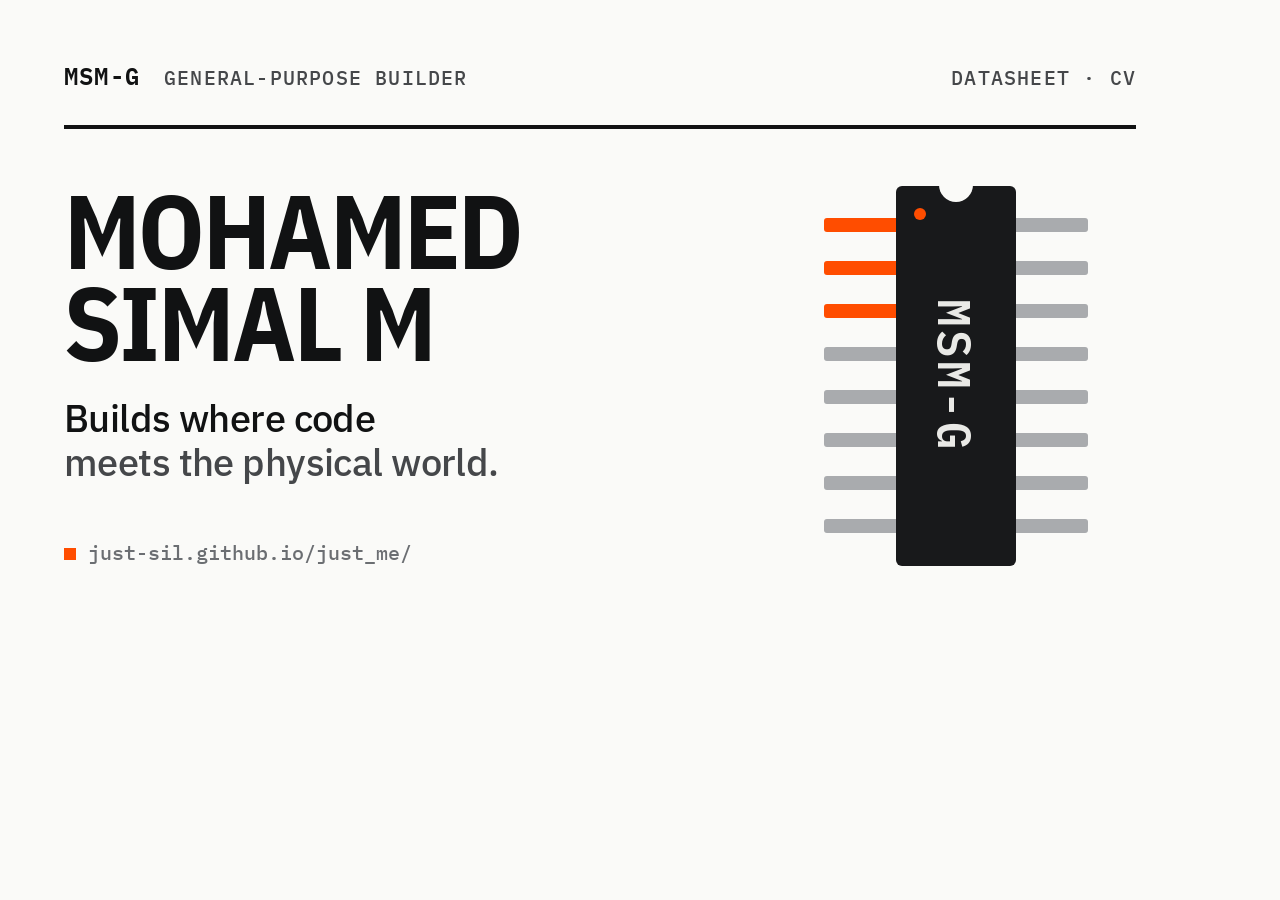
<file: src/og.html>
<!DOCTYPE html>
<!--
  Link-preview card template (1200×630). Open as src/og.html?lens=embedded
  over a local server and screenshot the #card element to assets/og/<lens>.png.
  `node src/og.mjs` does this for every lens if Playwright is installed.
-->
<html lang="en">
<head>
<meta charset="UTF-8">
<title>OG card</title>
<link href="https://fonts.googleapis.com/css2?family=IBM+Plex+Mono:wght@500;600&family=IBM+Plex+Sans+Condensed:wght@600;700&family=IBM+Plex+Sans:wght@500&display=swap" rel="stylesheet">
<style>
  html, body { margin: 0; background: #FAFAF8; }
  #card {
    position: relative; width: 1200px; height: 630px; box-sizing: border-box; overflow: hidden;
    padding: 56px 64px; background: #FAFAF8; color: #111213;
    font-family: "IBM Plex Sans", sans-serif;
    display: grid; grid-template-columns: 1fr 360px; gap: 48px;
  }
  .strip { grid-column: 1 / -1; display: flex; gap: 24px; align-items: baseline; padding-bottom: 14px; border-bottom: 4px solid #111213;
    font: 500 20px "IBM Plex Mono", monospace; letter-spacing: .06em; text-transform: uppercase; color: #45474A; }
  .strip b { color: #111213; font-weight: 600; font-size: 24px; }
  .strip span:last-child { margin-left: auto; }
  .name { margin: 8px 0 0; font: 700 104px/.88 "IBM Plex Sans Condensed", sans-serif; letter-spacing: -.025em; text-transform: uppercase; }
  .headline { margin: 28px 0 0; font: 500 38px/1.15 "IBM Plex Sans", sans-serif; letter-spacing: -.015em; }
  .headline span { display: block; }
  .headline span + span { color: #45474A; }
  .url { position: absolute; left: 64px; bottom: 44px; font: 500 20px "IBM Plex Mono", monospace; color: #6B6E72; }
  .url i { font-style: normal; display: inline-block; width: 12px; height: 12px; background: #FF4D00; margin-right: 12px; }
  .chip { align-self: center; display: grid; grid-template-columns: 1fr 120px 1fr; height: 380px; }
  .side { display: flex; flex-direction: column; justify-content: space-around; padding: 18px 0; }
  .side i { display: block; height: 14px; background: #A9ABAE; }
  .side.l i { margin-left: 40%; border-radius: 3px 0 0 3px; }
  .side.r i { margin-right: 40%; border-radius: 0 3px 3px 0; }
  .side i.on { background: #FF4D00; }
  .body { position: relative; background: #18191B; border-radius: 6px; display: grid; place-items: center; }
  .body::before { content: ""; position: absolute; top: -1px; left: 50%; width: 34px; height: 17px; translate: -50% 0; border-radius: 0 0 17px 17px; background: #FAFAF8; }
  .body::after { content: ""; position: absolute; top: 22px; left: 18px; width: 12px; height: 12px; border-radius: 50%; background: #FF4D00; }
  .body b { writing-mode: vertical-rl; color: #E9E9E6; font: 600 46px "IBM Plex Mono", monospace; letter-spacing: .06em; }
</style>
</head>
<body>
<div id="card">
  <div class="strip"><b data-part></b><span data-variant></span><span>Datasheet · CV</span></div>
  <div>
    <h1 class="name" data-name></h1>
    <p class="headline" data-headline></p>
  </div>
  <div class="chip" aria-hidden="true">
    <div class="side l" data-l></div>
    <div class="body"><b data-part></b></div>
    <div class="side r" data-r></div>
  </div>
  <p class="url"><i></i><span data-url></span></p>
</div>
<script type="module">
  import { site, person, lenses } from "./data.mjs";
  const key = new URLSearchParams(location.search).get("lens") || "general";
  const L = lenses[key];
  document.querySelectorAll("[data-part]").forEach((el) => (el.textContent = L.part));
  document.querySelector("[data-variant]").textContent = L.variant;
  document.querySelector("[data-name]").innerHTML = person.name.replace(/ (?=Simal)/, "<br>");
  const h = document.querySelector("[data-headline]");
  L.headline.forEach((line) => { const s = document.createElement("span"); s.textContent = line; h.append(s); });
  document.querySelector("[data-url]").textContent = (site.url + L.path).replace(/^https:\/\//, "");
  // Eight leads per side; the first three light up as a nod to the active pins.
  for (const side of ["l", "r"]) {
    const el = document.querySelector(`[data-${side}]`);
    for (let i = 0; i < 8; i++) {
      const lead = document.createElement("i");
      if (side === "l" && i < 3) lead.className = "on";
      el.append(lead);
    }
  }
  document.fonts.ready.then(() => document.body.setAttribute("data-ready", ""));
</script>
</body>
</html>
</file>
<file: assets/datasheet.css>
/*
  Mohamed Simal M — datasheet CV
  The page is laid out like a component datasheet: numbered sections,
  ruled tables, figure captions and one signal colour. Tokens first.
*/

:root {
  color-scheme: light;
  --sans: "IBM Plex Sans", system-ui, -apple-system, "Segoe UI", sans-serif;
  --cond: "IBM Plex Sans Condensed", "IBM Plex Sans", system-ui, sans-serif;
  --mono: "IBM Plex Mono", ui-monospace, SFMono-Regular, Menlo, Consolas, monospace;

  --paper: #FAFAF8;
  --paper-2: #F1F1EE;
  --ink: #111213;
  --ink-2: #45474A;
  --ink-3: #6B6E72;
  --hair: #DCDCD8;
  --rule: #111213;
  --accent: #FF4D00;      /* signal orange: fills, leads, markers */
  --accent-ink: #B83800;  /* accent as text on paper, AA */
  --on-accent: #111213;
  --chip: #18191B;
  --chip-ink: #E9E9E6;
  --lead: #A9ABAE;
  --sel: rgba(255, 77, 0, .14);

  --wrap: 1240px;
  --gutter: clamp(16px, 4vw, 48px);
  --bar-h: 56px;
  --ease: cubic-bezier(.2, .7, .2, 1);
}

:root[data-theme="dark"] {
  color-scheme: dark;
  --paper: #0D0E0F;
  --paper-2: #151618;
  --ink: #ECECE8;
  --ink-2: #B4B5B2;
  --ink-3: #8A8C8E;
  --hair: #2A2C2F;
  --rule: #ECECE8;
  --accent: #FF6A2B;
  --accent-ink: #FF8C59;
  --on-accent: #0D0E0F;
  --chip: #1D1F22;
  --chip-ink: #ECECE8;
  --lead: #6F7276;
  --sel: rgba(255, 106, 43, .16);
}
:root[data-theme="dark"] .chip__body { box-shadow: inset 0 0 0 1px var(--hair); }
@media (prefers-color-scheme: dark) { :root:not([data-theme="light"]) .chip__body { box-shadow: inset 0 0 0 1px var(--hair); } }
@media (prefers-color-scheme: dark) {
  :root:not([data-theme="light"]) {
    color-scheme: dark;
    --paper: #0D0E0F;
    --paper-2: #151618;
    --ink: #ECECE8;
    --ink-2: #B4B5B2;
    --ink-3: #8A8C8E;
    --hair: #2A2C2F;
    --rule: #ECECE8;
    --accent: #FF6A2B;
    --accent-ink: #FF8C59;
    --on-accent: #0D0E0F;
    --chip: #1D1F22;
    --chip-ink: #ECECE8;
    --lead: #6F7276;
    --sel: rgba(255, 106, 43, .16);
  }
}

@view-transition { navigation: auto; }

/* ───────── base ───────── */
*, *::before, *::after { box-sizing: border-box; }
html { -webkit-text-size-adjust: 100%; scroll-padding-top: calc(var(--bar-h) + 16px); }
@media (prefers-reduced-motion: no-preference) { html { scroll-behavior: smooth; } }
body {
  margin: 0;
  background: var(--paper);
  color: var(--ink);
  font: 400 16px/1.6 var(--sans);
  -webkit-font-smoothing: antialiased;
  text-rendering: optimizeLegibility;
}
h1, h2, h3, h4, p, ul, ol, figure, blockquote, table { margin: 0; }
ul, ol { padding: 0; list-style: none; }
img { display: block; max-width: 100%; height: auto; }
a { color: inherit; text-decoration-thickness: 1px; text-underline-offset: 3px; }
button { font: inherit; color: inherit; }
code { font-family: var(--mono); font-size: .86em; }
abbr[title] { text-decoration: none; cursor: help; }
::selection { background: var(--accent); color: var(--on-accent); }
:focus-visible { outline: 2px solid var(--accent); outline-offset: 2px; }

.skip { position: fixed; left: 12px; top: -80px; z-index: 100; padding: 8px 12px; background: var(--ink); color: var(--paper); font: 600 14px var(--mono); }
.skip:focus { top: 12px; }

.figno { font-family: var(--mono); font-weight: 600; color: var(--ink); margin-right: .4em; }

/* ───────── buttons ───────── */
.btn {
  display: inline-flex; align-items: center; gap: .45em;
  min-height: 44px; padding: 0 18px;
  border: 1.5px solid var(--ink); border-radius: 2px;
  background: transparent; color: var(--ink);
  font: 600 14px/1 var(--mono); letter-spacing: .02em; text-decoration: none;
  cursor: pointer;
  transition: background-color .15s ease, color .15s ease, border-color .15s ease;
}
.btn:hover { background: var(--ink); color: var(--paper); }
.btn--primary { background: var(--accent); border-color: var(--accent); color: var(--on-accent); }
.btn--primary:hover { background: var(--ink); border-color: var(--ink); color: var(--paper); }
.btn--ghost { border-color: var(--hair); }
.btn--ghost:hover { border-color: var(--ink); }
.btn--sm { min-height: 34px; padding: 0 12px; font-size: 12.5px; }

.icon-btn {
  display: grid; place-items: center; width: 34px; height: 34px;
  border: 1.5px solid var(--hair); border-radius: 2px; background: none; cursor: pointer;
}
.icon-btn:hover { border-color: var(--ink); }
.icon-btn svg { width: 18px; height: 18px; }

/* ───────── top bar ───────── */
.bar {
  position: sticky; top: 0; z-index: 50;
  display: flex; align-items: center; gap: 16px;
  height: var(--bar-h); padding: 0 var(--gutter);
  background: color-mix(in srgb, var(--paper) 92%, transparent);
  -webkit-backdrop-filter: saturate(1.2) blur(8px);
  backdrop-filter: saturate(1.2) blur(8px);
  border-bottom: 1px solid var(--hair);
  view-transition-name: bar;
}
.bar__brand { display: flex; align-items: center; gap: 10px; text-decoration: none; min-width: 0; }
.bar__glyph { width: 18px; height: 22px; flex: none; color: var(--ink); }
.bar__part { font: 600 13px var(--mono); letter-spacing: .04em; }
.bar__name { font: 500 14px var(--sans); color: var(--ink-2); white-space: nowrap; overflow: hidden; text-overflow: ellipsis; }

.vn { display: flex; align-items: center; margin-inline: auto; border: 1.5px solid var(--ink); border-radius: 2px; }
.vn__title { padding: 0 10px; font: 500 11px var(--mono); letter-spacing: .1em; text-transform: uppercase; color: var(--ink-3); border-right: 1px solid var(--hair); align-self: stretch; display: flex; align-items: center; }
.vn a {
  display: flex; align-items: center; gap: 7px; height: 32px; padding: 0 12px;
  font: 500 13px var(--mono); text-decoration: none; color: var(--ink-2);
  border-right: 1px solid var(--hair);
  transition: background-color .15s ease, color .15s ease;
}
.vn a:last-child { border-right: 0; }
.vn a:hover { color: var(--ink); background: var(--paper-2); }
.vn a[aria-current="page"] { background: var(--ink); color: var(--paper); }
.vn__part { font-weight: 600; }
.vn a[aria-current="page"] .vn__part { color: var(--accent); }
.bar__actions { display: flex; align-items: center; gap: 8px; }

/* ───────── sheet ───────── */
.sheet { max-width: var(--wrap); margin: 0 auto; padding: 0 var(--gutter); }

.strip {
  display: flex; flex-wrap: wrap; align-items: center; gap: 6px 20px;
  margin-top: 28px; padding-bottom: 10px;
  border-bottom: 3px solid var(--rule);
  font: 500 12px var(--mono); letter-spacing: .06em; text-transform: uppercase; color: var(--ink-2);
}
.strip__part { font-weight: 600; color: var(--ink); font-size: 14px; }
.strip__rev { margin-left: auto; }
.strip__to {
  padding: 3px 8px; border: 1.5px solid var(--accent); color: var(--accent-ink);
  text-transform: none; letter-spacing: .02em;
}
.strip__to b { font-weight: 600; }
.strip__to[hidden] { display: none; }

/* ───────── title block ───────── */
.title {
  display: grid; grid-template-columns: minmax(0, 1.08fr) minmax(0, .92fr); gap: clamp(28px, 5vw, 72px);
  padding: clamp(32px, 6vw, 72px) 0 clamp(40px, 6vw, 80px);
  border-bottom: 1px solid var(--hair);
}
.eyebrow { font: 500 12.5px var(--mono); letter-spacing: .06em; text-transform: uppercase; color: var(--ink-3); }
.name {
  margin-top: 14px;
  font: 700 clamp(3.1rem, 8.2vw, 6.6rem)/.88 var(--cond);
  letter-spacing: -.025em; text-transform: uppercase;
  view-transition-name: name;
}
.headline {
  margin-top: 22px; max-width: 22ch;
  font: 500 clamp(1.45rem, 2.7vw, 2.15rem)/1.15 var(--sans); letter-spacing: -.015em;
  text-wrap: balance;
  view-transition-name: headline;
}
.headline span { display: block; }
.headline span:last-child { color: var(--ink-2); }
.summary { margin-top: 18px; max-width: 58ch; color: var(--ink-2); font-size: 17px; }
.cta { display: flex; flex-wrap: wrap; gap: 10px; margin-top: 28px; }

.minihead {
  display: flex; align-items: center; gap: 10px;
  font: 600 13px var(--mono); letter-spacing: .08em; text-transform: uppercase;
}
.sec__no {
  display: inline-grid; place-items: center; min-width: 26px; height: 26px; padding: 0 6px;
  background: var(--ink); color: var(--paper);
  font: 600 13px var(--mono); letter-spacing: 0;
}
.features { margin-top: 40px; padding-top: 18px; border-top: 1.5px solid var(--rule); }
.features ul { margin-top: 14px; display: grid; gap: 9px; }
.features li { position: relative; padding-left: 20px; font-size: 15.5px; line-height: 1.5; color: var(--ink-2); }
.features li::before { content: ""; position: absolute; left: 2px; top: .62em; width: 7px; height: 7px; background: var(--accent); }

/* ───────── the chip (figure 1) ───────── */
.title__fig { display: flex; flex-direction: column; justify-content: flex-start; padding-top: 6px; }
.chip {
  position: relative;
  padding: 28px clamp(8px, 1.4vw, 18px) 18px;
  background-image:
    linear-gradient(var(--hair) 1px, transparent 1px),
    linear-gradient(90deg, var(--hair) 1px, transparent 1px);
  background-size: 24px 24px;
  background-position: -1px -1px;
  border: 1px solid var(--hair);
}
.chip::before { /* corner registration marks */
  content: ""; position: absolute; inset: 8px; pointer-events: none;
  background:
    linear-gradient(var(--ink), var(--ink)) 0 0 / 10px 1.5px, linear-gradient(var(--ink), var(--ink)) 0 0 / 1.5px 10px,
    linear-gradient(var(--ink), var(--ink)) 100% 0 / 10px 1.5px, linear-gradient(var(--ink), var(--ink)) 100% 0 / 1.5px 10px,
    linear-gradient(var(--ink), var(--ink)) 0 100% / 10px 1.5px, linear-gradient(var(--ink), var(--ink)) 0 100% / 1.5px 10px,
    linear-gradient(var(--ink), var(--ink)) 100% 100% / 10px 1.5px, linear-gradient(var(--ink), var(--ink)) 100% 100% / 1.5px 10px;
  background-repeat: no-repeat;
}
.chip__pkg {
  display: grid; grid-template-columns: minmax(0, 1fr) clamp(72px, 6vw, 86px) minmax(0, 1fr);
  align-items: stretch;
}
.chip__side { display: flex; flex-direction: column; justify-content: space-around; gap: 2px; padding: 14px 0; }
.chip__side--r { flex-direction: column-reverse; }
.chip__body {
  position: relative; z-index: 1;
  display: flex; flex-direction: column; align-items: center; justify-content: center;
  background: var(--chip); color: var(--chip-ink);
  border-radius: 4px;
  box-shadow: inset 0 0 0 1px rgba(255, 255, 255, .06), 0 1px 0 rgba(0, 0, 0, .2);
  view-transition-name: chip;
}
.chip__notch { position: absolute; top: -1px; left: 50%; width: 26px; height: 13px; translate: -50% 0; border-radius: 0 0 13px 13px; background: var(--paper); box-shadow: inset 0 -1px 0 rgba(255, 255, 255, .06); }
.chip__dot { position: absolute; top: 18px; left: 14px; width: 9px; height: 9px; border-radius: 50%; background: var(--accent); }
.chip__brand, .chip__part, .chip__rev { writing-mode: vertical-rl; font-family: var(--mono); }
.chip__brand { position: absolute; left: 10px; bottom: 16px; font-size: 10px; letter-spacing: .3em; opacity: .55; }
.chip__part { font-size: clamp(26px, 3.2vw, 40px); font-weight: 600; letter-spacing: .06em; }
.chip__rev { position: absolute; right: 10px; top: 18px; font-size: 10px; letter-spacing: .2em; opacity: .55; }

.pin {
  --lead-c: var(--lead);
  display: flex; align-items: center; gap: 6px; width: 100%;
  min-height: 34px; padding: 0; border: 0; background: none; cursor: pointer;
  font-family: var(--mono); text-align: left;
}
.chip__side--l .pin { flex-direction: row-reverse; text-align: right; }
.pin__lead {
  flex: none; width: clamp(12px, 1.5vw, 20px); height: 11px;
  background: var(--lead-c);
  border-block: 1px solid color-mix(in srgb, var(--lead-c) 70%, var(--ink));
  transition: background-color .15s ease, width .25s var(--ease);
}
.chip__side--l .pin__lead { border-radius: 2px 0 0 2px; }
.chip__side--r .pin__lead { border-radius: 0 2px 2px 0; }
.pin__no { flex: none; width: 2ch; font-size: 11px; color: var(--ink-3); text-align: center; }
.pin__name { min-width: 0; font-size: 12.5px; font-weight: 500; color: var(--ink); white-space: nowrap; overflow: hidden; text-overflow: ellipsis; }
.pin__count { flex: none; font-size: 11px; color: var(--ink-3); margin-inline: auto 0; }
.chip__side--l .pin__count { margin-inline: 0 auto; }
.pin:hover, .pin:focus-visible { --lead-c: var(--ink); outline: none; }
.pin:focus-visible .pin__name { outline: 2px solid var(--accent); outline-offset: 2px; }
.pin[aria-pressed="true"] { --lead-c: var(--accent); }
.pin[aria-pressed="true"] .pin__name { color: var(--accent-ink); font-weight: 600; }
.pin[aria-pressed="true"] .pin__lead { width: clamp(16px, 2vw, 26px); }
html[data-pin] .pin:not([aria-pressed="true"]) { opacity: .45; }

.chip figcaption { margin-top: 16px; font-size: 13px; line-height: 1.5; color: var(--ink-3); }
.trace {
  margin-top: 10px; min-height: 2.6em;
  padding: 8px 10px; border-left: 3px solid var(--hair);
  font: 500 12.5px/1.5 var(--mono); color: var(--ink-2);
  background: var(--paper);
}
html[data-pin] .trace { border-left-color: var(--accent); }
.trace a { color: var(--ink); }
.trace__clear { margin-left: 8px; padding: 0 6px; border: 1px solid var(--hair); background: none; cursor: pointer; font: 500 11.5px var(--mono); }
.trace__clear:hover { border-color: var(--ink); }

/* ───────── sections ───────── */
.sec { padding: clamp(48px, 7vw, 88px) 0 0; }
.sec__head { position: relative; display: grid; grid-template-columns: minmax(0, 1fr) auto; align-items: center; gap: 10px 16px; padding-top: 14px; margin-bottom: 28px; }
.sec__head::before { content: ""; position: absolute; inset: 0 0 auto; height: 3px; background: var(--rule); transform-origin: 0 50%; }
.sec__head h2 { display: flex; align-items: center; gap: 12px; font: 600 clamp(1.5rem, 2.6vw, 2rem)/1.1 var(--cond); letter-spacing: -.005em; }
.sec__run { font: 500 11px var(--mono); letter-spacing: .08em; text-transform: uppercase; color: var(--ink-3); }
.sec__sub { grid-column: 1 / -1; max-width: 62ch; color: var(--ink-2); font-size: 15.5px; }

/* tables share one look */
table { width: 100%; border-collapse: collapse; font-size: 15px; }
thead th {
  padding: 8px 12px 8px 0; text-align: left; vertical-align: bottom;
  font: 600 11px var(--mono); letter-spacing: .08em; text-transform: uppercase; color: var(--ink-3);
  border-bottom: 1.5px solid var(--rule);
}
tbody th, tbody td { padding: 12px 12px 12px 0; text-align: left; vertical-align: top; border-bottom: 1px solid var(--hair); }
tbody th { font-weight: 600; }
tbody th > span { display: block; font-weight: 400; font-size: 13.5px; color: var(--ink-3); }
.c-id { width: 64px; font: 500 13px var(--mono); color: var(--ink-3); white-space: nowrap; }

.spec th[scope="row"] { width: 26%; font-weight: 500; }
.spec__v { width: 34%; font: 600 15px/1.45 var(--mono); }
.spec td:last-child { color: var(--ink-2); font-size: 14px; }
.clock { font-family: var(--mono); color: var(--ink); }

/* ───────── typical applications ───────── */
.apps { display: grid; grid-template-columns: repeat(2, minmax(0, 1fr)); border-top: 1px solid var(--hair); border-left: 1px solid var(--hair); }
.app {
  display: flex; flex-direction: column; gap: 10px;
  padding: clamp(20px, 2.4vw, 30px);
  border-right: 1px solid var(--hair); border-bottom: 1px solid var(--hair);
  transition: opacity .2s ease, background-color .2s ease;
}
.app__head { display: flex; align-items: center; gap: 12px; font: 500 12px var(--mono); letter-spacing: .04em; color: var(--ink-3); }
.app__id { font-weight: 600; color: var(--ink); }
.app__status { text-transform: uppercase; }
.app__head .fit { margin-left: auto; }
.app__title { margin-top: 4px; font: 600 clamp(1.3rem, 2vw, 1.6rem)/1.15 var(--cond); }
.app__sub { margin-top: -6px; color: var(--ink-3); font-size: 14.5px; }
.app__desc { color: var(--ink-2); font-size: 15px; }
.app__fig { margin: 8px 0 2px; }
.app__fig figcaption { margin-top: 8px; font-size: 12.5px; color: var(--ink-3); }
.app__foot { display: flex; flex-wrap: wrap; align-items: flex-end; justify-content: space-between; gap: 12px; margin-top: auto; padding-top: 8px; }
.stack { display: flex; flex-wrap: wrap; gap: 6px; }
.stack li { padding: 2px 7px; border: 1px solid var(--hair); font: 500 12px/1.6 var(--mono); color: var(--ink-2); }
.app__link { font: 600 13px var(--mono); color: var(--accent-ink); text-decoration: none; white-space: nowrap; }
.app__link:hover { text-decoration: underline; }

/* functional block diagram: blocks joined by a bus; a packet runs along it */
.flow {
  --dur: 3.6s;
  position: relative; isolation: isolate;
  display: grid; grid-auto-flow: column; grid-auto-columns: minmax(0, 1fr); gap: 18px;
  padding: 4px 0;
}
.flow::before { /* the bus */
  content: ""; position: absolute; z-index: -2; left: 0; right: 0; top: 50%; height: 1.5px; background: var(--ink-3);
}
.flow::after { /* the packet */
  content: ""; position: absolute; z-index: -1; top: 50%; left: 0; width: 18px; height: 5px; margin-top: -2px;
  background: var(--accent); opacity: 0;
}
.flow li {
  display: grid; place-items: center; min-height: 52px; padding: 6px 8px;
  background: var(--paper); border: 1.5px solid var(--ink);
  font: 500 12px/1.25 var(--mono); text-align: center; color: var(--ink);
  overflow-wrap: anywhere;
}
.flow li { position: relative; }
.flow li + li::before { /* arrowhead on the bus, pointing into this block */
  content: ""; position: absolute; left: -8px; top: 50%; margin-top: -4px;
  border: 4px solid transparent; border-left: 6px solid var(--ink-3); border-right: 0;
}
.flow li:first-child { border-style: dashed; }
.flow li:last-child { background: var(--ink); color: var(--paper); }
@media (prefers-reduced-motion: no-preference) {
  .flow.is-live::after { animation: packet var(--dur) linear infinite; }
}
@keyframes packet {
  0% { left: 0; opacity: 0; }
  6% { opacity: 1; }
  94% { opacity: 1; }
  100% { left: calc(100% - 18px); opacity: 0; }
}

/* relevance meter */
.fit { display: inline-flex; gap: 2px; vertical-align: middle; }
.fit i { width: 6px; height: 12px; background: var(--hair); }
.fit i.on { background: var(--accent); }

/* ───────── index ───────── */
.filters { display: flex; flex-wrap: wrap; align-items: center; gap: 6px; margin-bottom: 14px; }
.filter {
  min-height: 34px; padding: 0 12px; border: 1.5px solid var(--hair); border-radius: 2px; background: none; cursor: pointer;
  font: 500 13px var(--mono);
}
.filter small { margin-left: 4px; color: var(--ink-3); font-size: 11px; }
.filter:hover { border-color: var(--ink); }
.filter[aria-pressed="true"] { background: var(--ink); border-color: var(--ink); color: var(--paper); }
.filter[aria-pressed="true"] small { color: inherit; opacity: .7; }
.filters__note { margin-left: auto; font: 500 12.5px var(--mono); color: var(--accent-ink); }
.filters__note[hidden] { display: none; }

.table-wrap { overflow-x: auto; }
.idx tbody tr { transition: opacity .2s ease, background-color .2s ease; }
.idx tbody tr[hidden] { display: none; }
.idx__more td { padding: 14px 0; border-bottom: 0; }
.more-btn {
  width: 100%; min-height: 44px; border: 1.5px dashed var(--hair); background: none; cursor: pointer;
  font: 500 13px var(--mono); color: var(--ink-2);
}
.more-btn:hover { border-color: var(--ink); color: var(--ink); }
.idx tbody tr:hover { background: var(--paper-2); }
.idx .c-name { min-width: 240px; }
.c-title { display: block; font-weight: 600; }
.c-title a { text-decoration: none; }
.c-title a:hover { color: var(--accent-ink); text-decoration: underline; }
.c-sub { display: block; font-weight: 400; font-size: 13.5px; color: var(--ink-3); }
.c-desc { display: none; max-width: 70ch; margin-top: 8px; font-weight: 400; font-size: 14.5px; color: var(--ink-2); }
.idx tr.is-open .c-desc { display: block; }
.c-dom, .c-status { font: 500 12.5px/1.5 var(--mono); color: var(--ink-2); white-space: nowrap; }
.c-stack { font-size: 13.5px; color: var(--ink-2); min-width: 180px; }
.c-fit { width: 40px; }
.idx tr.is-featured .c-id { color: var(--accent-ink); font-weight: 600; }
.row-toggle {
  display: inline-flex; align-items: center; gap: 6px; padding: 0; border: 0; background: none; cursor: pointer;
  font: inherit; color: inherit;
}
.row-toggle::after { content: "+"; font-weight: 600; color: var(--ink-3); }
tr.is-open .row-toggle::after { content: "−"; }

/* pin cross-reference highlighting */
html[data-pin] .idx tbody tr:not(.is-lit) { opacity: .28; }
html[data-pin] .idx tbody tr.is-lit { background: var(--sel); }
html[data-pin] .app:not(.is-lit) { opacity: .35; }
html[data-pin] .app.is-lit { background: var(--sel); }
html[data-pin] .pintab tr[data-skill-row].is-lit { background: var(--sel); }

/* ───────── pin table, recognition, ordering ───────── */
.pintab th[scope="row"] { width: 18%; }
.type { display: inline-block; padding: 1px 6px; border: 1px solid var(--hair); font: 600 11px/1.6 var(--mono); letter-spacing: .04em; text-transform: uppercase; color: var(--ink-2); white-space: nowrap; }
.refs { font: 500 12.5px var(--mono); white-space: normal; }
.refs a { display: inline-block; white-space: nowrap; margin-right: 6px; color: var(--ink-2); text-decoration: none; border-bottom: 1px solid var(--hair); }
.refs a:hover { color: var(--accent-ink); border-color: currentColor; }
.also { margin-top: 14px; font-size: 14px; color: var(--ink-2); }
.also span { font: 600 11px var(--mono); letter-spacing: .08em; text-transform: uppercase; color: var(--ink-3); margin-right: 6px; }

.rev__lvl { width: 150px; font: 600 12.5px/1.5 var(--mono); text-transform: uppercase; letter-spacing: .03em; }
.rev th[scope="row"] { width: 28%; }
.rev td:nth-child(3) { color: var(--ink-2); }

.order tr.is-current { background: var(--paper-2); }
.order th[scope="row"] a { font: 600 14px var(--mono); text-decoration: none; }
.order th[scope="row"] a:hover { color: var(--accent-ink); }
.this { display: inline-block; margin-left: 10px; padding: 0 6px; background: var(--accent); color: var(--on-accent); font: 600 10.5px/1.7 var(--mono); letter-spacing: .06em; text-transform: uppercase; vertical-align: 2px; }
.order td { color: var(--ink-2); }
.order__url { display: flex; align-items: center; gap: 10px; flex-wrap: wrap; }
.order__url code { color: var(--ink); }
.copy { padding: 2px 8px; border: 1px solid var(--hair); background: none; cursor: pointer; font: 500 11.5px var(--mono); }
.copy:hover { border-color: var(--ink); }

/* ───────── about ───────── */
.about { display: grid; grid-template-columns: minmax(0, 5fr) minmax(0, 7fr); gap: clamp(28px, 5vw, 64px); align-items: start; }
.about__photo img { width: 100%; aspect-ratio: 4 / 5; object-fit: cover; object-position: 60% 35%; filter: grayscale(1) contrast(1.05); transition: filter .5s ease; }
.about__photo:hover img { filter: none; }
.about__photo figcaption { margin-top: 10px; font-size: 13px; color: var(--ink-3); }
.about__text > p { max-width: 62ch; color: var(--ink-2); font-size: 16.5px; }
.about__text > p + p { margin-top: 14px; }
.quote { margin: 28px 0 32px; padding-left: 18px; border-left: 3px solid var(--accent); }
.quote p { font: 500 clamp(1.25rem, 2.2vw, 1.6rem)/1.3 var(--sans); letter-spacing: -.01em; }
.about .minihead { margin: 26px 0 10px; }
.method { display: grid; grid-template-columns: repeat(3, minmax(0, 1fr)); border-top: 1.5px solid var(--rule); }
.method li { padding: 12px 12px 12px 0; font-weight: 500; font-size: 15px; }
.method span { display: block; font: 600 12px var(--mono); color: var(--accent-ink); }
.edu { border-top: 1.5px solid var(--rule); }
.edu__when { width: 110px; font: 500 12.5px var(--mono); text-transform: uppercase; color: var(--ink-3); }
.edu__grade { text-align: right; font: 600 14px var(--mono); white-space: nowrap; }

/* ───────── contact ───────── */
.contact { padding-bottom: clamp(56px, 8vw, 96px); }
.contact__lead { color: var(--ink-2); font-size: 17px; }
.contact__mail {
  display: inline-block; margin-top: 10px;
  font: 600 clamp(1.4rem, 4.6vw, 3.6rem)/1.1 var(--cond); letter-spacing: -.01em;
  text-decoration: none; overflow-wrap: anywhere;
  background: linear-gradient(var(--accent), var(--accent)) 0 100% / 0 3px no-repeat;
  transition: background-size .35s var(--ease);
}
.contact__mail:hover { background-size: 100% 3px; }
.contact__links { display: grid; grid-template-columns: repeat(3, minmax(0, 1fr)); margin-top: 32px; border-top: 1.5px solid var(--rule); }
.contact__links a { display: flex; flex-direction: column; gap: 2px; padding: 14px 12px 14px 0; text-decoration: none; font-weight: 600; }
.contact__links .h { font: 500 13px var(--mono); color: var(--ink-3); }
.contact__links a:hover span:first-child { color: var(--accent-ink); }

/* ───────── footer, toast ───────── */
.foot {
  display: flex; flex-wrap: wrap; justify-content: space-between; gap: 8px 24px;
  max-width: var(--wrap); margin: 0 auto; padding: 18px var(--gutter) 32px;
  border-top: 1px solid var(--hair);
  font: 500 12px var(--mono); color: var(--ink-3);
}
.foot a { color: var(--ink-2); }
.toast {
  position: fixed; left: 50%; bottom: 24px; z-index: 60; translate: -50% 16px;
  padding: 10px 14px; background: var(--ink); color: var(--paper);
  font: 500 13px var(--mono); opacity: 0; pointer-events: none;
  transition: opacity .2s ease, translate .25s var(--ease);
}
.toast.is-on { opacity: 1; translate: -50% 0; }

/* ───────── motion ───────── */
@media (prefers-reduced-motion: no-preference) {
  .js .chip__body { animation: body-in .6s var(--ease) both; }
  .js .pin { animation: pin-in .5s var(--ease) both; animation-delay: calc(240ms + var(--n) * 45ms); }
  .js .chip__side--l .pin .pin__lead { transform-origin: 100% 50%; }
  .js .chip__side--r .pin .pin__lead { transform-origin: 0 50%; }
  .js .pin .pin__lead { animation: lead-in .45s var(--ease) both; animation-delay: calc(240ms + var(--n) * 45ms); }
  .js .chip__dot { animation: dot 1.2s ease-in-out 1.2s 2 both; }

  @supports (animation-timeline: view()) {
    .sec__head::before { animation: rule-draw linear both; animation-timeline: view(); animation-range: entry 10% cover 30%; }
  }
}
@keyframes body-in { from { opacity: 0; transform: scale(.96); } }
@keyframes pin-in { from { opacity: 0; } }
@keyframes lead-in { from { transform: scaleX(0); } }
@keyframes dot { 50% { box-shadow: 0 0 0 6px color-mix(in srgb, var(--accent) 30%, transparent); } }
@keyframes rule-draw { from { transform: scaleX(0); } }

::view-transition-old(root), ::view-transition-new(root) { animation-duration: .28s; }

/* ───────── responsive ───────── */
@media (max-width: 1200px) {
  .pin__count { display: none; }
}
@media (max-width: 1080px) {
  .bar__name { display: none; }
  .vn__title { display: none; }
}
@media (max-width: 1024px) {
  .title { grid-template-columns: 1fr; }
  .title__fig { max-width: 620px; }
  .about { grid-template-columns: 1fr; }
  .about__photo { max-width: 360px; }
  .c-dom { display: none; }
}
@media (max-width: 760px) {
  :root { --bar-h: 52px; }
  .bar { gap: 10px; }
  .bar [data-print], .bar a.btn { display: none; }
  .vn a { padding: 0 10px; }
  .vn__label { display: none; }
  .vn a[aria-current="page"] .vn__label { display: inline; }

  .strip__rev { margin-left: 0; }
  .apps { grid-template-columns: 1fr; }
  .flow { grid-auto-flow: row; grid-auto-rows: auto; gap: 14px; }
  .flow::before { left: 50%; right: auto; top: 0; bottom: 0; width: 1.5px; height: auto; }
  .flow::after { left: 50%; top: 0; width: 5px; height: 14px; margin: 0 0 0 -2px; }
  .flow { max-width: 280px; margin-inline: auto; gap: 12px; }
  .flow li { min-height: 34px; padding: 5px 8px; }
  .flow li + li::before { left: 50%; top: -7px; margin: 0 0 0 -4px; border: 4px solid transparent; border-top: 6px solid var(--ink-3); border-bottom: 0; }
  @media (prefers-reduced-motion: no-preference) { .flow.is-live::after { animation-name: packet-v; } }

  /* index: rows become stacked blocks */
  .idx thead { display: none; }
  .idx, .idx tbody, .idx tr { display: block; }
  .idx tbody tr { display: grid; grid-template-columns: auto 1fr auto; gap: 2px 12px; padding: 12px 0; border-bottom: 1px solid var(--hair); }
  .idx tbody th, .idx tbody td { padding: 0; border: 0; }
  .idx .c-id { grid-row: 1; grid-column: 1; width: auto; }
  .idx .c-name { grid-row: 1 / span 2; grid-column: 2; min-width: 0; }
  .idx .c-fit { grid-row: 1; grid-column: 3; width: auto; }
  .idx .c-stack { grid-column: 2 / span 2; min-width: 0; font-size: 13px; }
  .idx .c-status { grid-column: 2 / span 2; }
  .idx .idx__more { display: block; border: 0; }

  .pintab thead { display: none; }
  .pintab tr { display: grid; grid-template-columns: 34px 1fr auto; gap: 2px 10px; padding: 10px 0; border-bottom: 1px solid var(--hair); }
  .pintab th, .pintab td { padding: 0; border: 0; width: auto !important; }
  .pintab td:nth-child(4) { grid-column: 2 / span 2; color: var(--ink-2); font-size: 14px; }
  .pintab td.refs { grid-column: 2 / span 2; }

  .rev thead, .order thead { display: none; }
  .rev tr, .order tr { display: grid; gap: 4px; padding: 12px 0; border-bottom: 1px solid var(--hair); }
  .rev th, .rev td, .order th, .order td { padding: 0; border: 0; width: auto !important; }

  .spec thead { display: none; }
  .spec tr { display: grid; grid-template-columns: 1fr; gap: 2px; padding: 10px 0; border-bottom: 1px solid var(--hair); }
  .spec th, .spec td { padding: 0; border: 0; width: auto !important; }
  .spec th[scope="row"] { font: 600 11px var(--mono); letter-spacing: .08em; text-transform: uppercase; color: var(--ink-3); }

  .method { grid-template-columns: 1fr; }
  .method li { display: flex; gap: 12px; border-bottom: 1px solid var(--hair); }
  .contact__links { grid-template-columns: 1fr; }
  .contact__links a { border-bottom: 1px solid var(--hair); }

  .chip { padding-inline: 6px; }
  .chip__pkg { grid-template-columns: minmax(0, 1fr) 64px minmax(0, 1fr); }
  .chip__brand, .chip__rev { display: none; }
  .chip__part { font-size: 24px; }
  .pin { gap: 5px; min-height: 32px; }
  .pin__count { display: none; }
  .pin__no { width: auto; font-size: 10px; }
  .pin__name { font-size: 11.5px; }
  .sec__run { display: none; }
}
@keyframes packet-v {
  0% { top: 0; opacity: 0; }
  6% { opacity: 1; }
  94% { opacity: 1; }
  100% { top: calc(100% - 14px); opacity: 0; }
}

/* ───────── print: the page becomes a résumé ───────── */
@page {
  size: A4;
  margin: 13mm 13mm 15mm;
  @bottom-right { content: "Page " counter(page) " of " counter(pages); font: 8pt "IBM Plex Mono", monospace; color: #6B6E72; }
}
@media print {
  :root, :root[data-theme="dark"] {
    color-scheme: light;
    --paper: #fff; --paper-2: #fff; --ink: #000; --ink-2: #222; --ink-3: #555; --hair: #ccc; --rule: #000;
    --accent: #FF4D00; --accent-ink: #B83800; --chip: #18191B; --chip-ink: #fff; --lead: #999; --sel: transparent;
  }
  html { font-size: 9.5pt; }
  body { font-size: 9.5pt; line-height: 1.45; background: #fff; }
  * { -webkit-print-color-adjust: exact; print-color-adjust: exact; }
  .bar, .skip, .cta, .filters, .trace, .chip figcaption, .toast, .copy, .sec__run, .foot, .row-toggle::after,
  .about__photo, .quote, .sec__sub, .app__fig, .idx__more, .sec--order, .no-print,
  .idx .c-fit, .idx .c-dom, .idx thead th:nth-child(3), .idx thead th:nth-child(6),
  .pintab th:nth-child(3), .pintab td:nth-child(3), .pintab th:nth-child(4), .pintab td:nth-child(4),
  .app__head .fit { display: none !important; }
  .about__text > p + p { display: none; }
  .spec td:last-child { font-size: 8.5pt; }
  .spec tbody th, .spec tbody td { padding-block: 1mm; }
  /* featured projects are already detailed above */
  .idx tr.is-featured { display: none; }
  /* pin table: two compact columns */
  .pintab thead { display: none; }
  .pintab tbody { display: grid; grid-template-columns: 1fr 1fr; column-gap: 8mm; }
  .pintab tr { display: grid; grid-template-columns: 6mm 30mm 1fr; align-items: baseline; border-bottom: 1px solid var(--hair); }
  .pintab tbody th, .pintab tbody td { padding: .9mm 0; border: 0; width: auto !important; }
  .pintab .refs a { margin-right: 1.4mm; border: 0; }
  .sheet { max-width: none; padding: 0; }
  .strip { margin-top: 0; }
  .strip::after { content: attr(data-url); flex-basis: 100%; text-transform: none; letter-spacing: 0; color: #555; }
  .title { grid-template-columns: 1.25fr .75fr; gap: 8mm; padding: 6mm 0; }
  .name { font-size: 30pt; margin-top: 2mm; }
  .headline { font-size: 14pt; margin-top: 3mm; max-width: none; }
  .summary { font-size: 10pt; margin-top: 2mm; }
  .features { margin-top: 5mm; padding-top: 3mm; }
  .features li { font-size: 9.5pt; }
  .chip { padding: 4mm 2mm; background: none; border: 0; }
  .chip::before { display: none; }
  .pin { min-height: 0; padding: .6mm 0; }
  .pin__count, .pin__no { display: none; }
  .pin__name { font-size: 7.5pt; }
  .sec__head::before { transform: none !important; }
  .chip__part { font-size: 18pt; }
  .chip__brand, .chip__rev { display: none; }
  .sec { padding-top: 6mm; break-inside: auto; }
  .sec__head { margin-bottom: 3mm; padding-top: 2mm; break-after: avoid; }
  .sec__head h2 { font-size: 13pt; }
  .sec__no { min-width: 18px; height: 18px; font-size: 9pt; }
  table { font-size: 9pt; }
  tbody th, tbody td { padding: 1.6mm 3mm 1.6mm 0; }
  tr { break-inside: avoid; }
  .apps { grid-template-columns: 1fr 1fr; }
  .app { padding: 3mm; gap: 1.5mm; break-inside: avoid; }
  .app__title { font-size: 11.5pt; }
  .app__desc, .app__sub { font-size: 8.8pt; }
  .flow li { min-height: 0; padding: 1mm; font-size: 7pt; }
  .flow::after { display: none; }
  .stack li { font-size: 7.5pt; padding: 0 1mm; }
  .app__link::after { content: " " attr(href); font-weight: 400; color: #555; overflow-wrap: anywhere; }
  .idx .c-desc { display: none !important; }
  .about { grid-template-columns: 1fr; }
  .contact { padding-bottom: 0; }
  .contact__mail { font-size: 16pt; }
  .contact__links a::after { content: attr(href); font: 400 7.5pt var(--mono); color: #555; overflow-wrap: anywhere; }
  .order__url code { font-size: 8pt; }
  a { text-decoration: none; }
  * { animation: none !important; transition: none !important; }
}
</file>
<file: classic/styles.css>
/*
  DESIGN TOKENS
  Edit values here. Project title typography is controlled by
  --font-project-title, --project-title-weight and --project-title-size.
*/
:root{
  /* Core palette */
  --bg:#FFFFFF;
  --bg2:#F7F8F5;
  --fg:#11120F;
  --muted:#686B63;
  --card:#FFFFFF;
  --line:#E6E8E1;
  --accent:#B7F000;
  --accent-soft:rgba(183,240,0,.16);
  --accent-ink:#11120F;
  --accent-hover:#526B00;
  --subtle-text:#5E625B;
  --soft-text:#6B6D66;
  --tag-bg:#FAFBF8;
  --tag-border:#E2E5DC;
  --nav-bg:rgba(255,255,255,.88);
  --play:running;

  /* Font families: change one token to update every connected element */
  --font-body:'Hanken Grotesk',system-ui,sans-serif;
  --font-heading:'Hanken Grotesk',system-ui,sans-serif;
  --font-display:'Instrument Serif',serif;
  --font-mono:'Space Mono',monospace;
  --font-project-title:var(--font-heading);

  /* Typography scale and weights */
  --weight-body:400;
  --weight-nav:600;
  --weight-label:700;
  --weight-hero:800;
  --project-title-size:28px;
  --project-title-weight:400;
  --project-title-letter-spacing:-.035em;
  --project-title-line-height:1.2;

  /* Project cards: one set of values controls every card */
  --project-card-radius:12px;
  --project-card-padding:clamp(22px,3vw,32px);
  --project-card-padding-mobile:22px;
  --project-card-border:1px solid var(--line);
  --project-card-shadow:0 2px 0 rgba(17,18,15,.02);
  --project-card-hover-shadow:0 12px 30px rgba(17,18,15,.07);
  --project-card-hover-lift:-4px;
  --project-card-hover-border:var(--accent);
  --project-card-transition:transform .35s cubic-bezier(.2,.7,.2,1),box-shadow .35s ease,border-color .35s ease;
  --project-extra-meta-size:11px;
  --project-extra-status-padding:0;
  --project-extra-status-radius:0;
  --project-extra-status-background:transparent;
  --project-extra-status-color:var(--muted);
  --project-extra-status-weight:400;
  --project-extra-link-color:var(--accent-hover);
  --project-extra-link-weight:600;

  /* Achievement badge typography: one set of values for every lime award badge */
  --achievement-badge-font:var(--font-mono);
  --achievement-badge-size:11px;
  --achievement-badge-weight:400;
  --achievement-badge-line-height:1.4;
  --achievement-badge-letter-spacing:0;
  --achievement-badge-padding:4px 11px;
  --achievement-badge-radius:4px;
  --achievement-badge-border:1px solid var(--project-badge-bg);
  --achievement-badge-background:var(--project-badge-bg);
  --achievement-badge-color:var(--project-badge-color);

  /* Project badges and tags */
  --project-badge-bg:var(--accent);
  --project-badge-color:var(--accent-ink);
  --project-badge-radius:4px;
  --project-tag-bg:var(--tag-bg);
  --project-tag-border:var(--tag-border);
  --project-tag-radius:4px;

  /* Shared component styling */
  --control-radius:6px;
  --control-border:#D9DDD3;
  --photo-radius:18px;
  --photo-shadow:14px 14px 0 var(--accent);
  --focus-color:var(--fg);

  /* Quote section alignment */
  --quote-align:center;
  --quote-section-width:1160px;
  --quote-text-width:28ch;

  /* Skills section spacing */
  --skills-column-gap:clamp(24px,5vw,56px);
  --skills-interest-gap:clamp(32px,5vw,52px);

  /* Education: space between current B.Tech and completed Class 12 entries */
  --education-entry-gap:clamp(36px,4vw,52px);
}
  *{box-sizing:border-box;}
  html{scroll-behavior:smooth;}
  body{margin:0;background:var(--bg);color:var(--fg);font-family:var(--font-body);font-weight:var(--weight-body);-webkit-font-smoothing:antialiased;text-rendering:optimizeLegibility;overflow-x:hidden;}
  a{color:var(--accent);text-decoration:none;}
  a:hover{color:var(--fg);}
  ::selection{background:var(--accent);color:#fff;}
  @keyframes drift1{0%{transform:translate(0,0) scale(1);}50%{transform:translate(6vw,4vh) scale(1.15);}100%{transform:translate(0,0) scale(1);}}
  @keyframes drift2{0%{transform:translate(0,0) scale(1.1);}50%{transform:translate(-5vw,-3vh) scale(0.95);}100%{transform:translate(0,0) scale(1.1);}}
  @keyframes marquee{from{transform:translateX(0);}to{transform:translateX(-50%);}}
  @keyframes blink{0%,100%{opacity:1;}50%{opacity:0.25;}}
  @keyframes bob{0%,100%{transform:translateY(0);}50%{transform:translateY(8px);}}
  @media (max-width: 760px){
    nav [data-nav-links] a:not(:last-child){display:none;}
    #top{grid-template-columns:1fr!important;text-align:center;}
    #top > div:first-child{order:2;}
    #top > div:last-child{order:1;justify-self:center;}
    #top [data-hero]{margin-left:auto;margin-right:auto;}
    #projects > div[data-project-grid]{grid-template-columns:1fr!important;}
    #skills > div[data-skills-grid]{grid-template-columns:1fr!important;}
    [data-timeline-row]{grid-template-columns:100px 1fr!important;gap:14px!important;}
    .u24{display: flex;
        justify-content: center;
        align-items: center;
      }
  }

/* Styles converted from the original inline layout */
.u1{position:relative;min-height:100vh;}
.u2{position:fixed;top:0;left:0;height:3px;width:100%;background:var(--accent);transform:scaleX(0);transform-origin:0 50%;z-index:200;}
.u3{position:fixed;inset:0;z-index:0;pointer-events:none;overflow:hidden;}
.u4{position:absolute;top:-15%;left:-10%;width:60vw;height:60vw;border-radius:50%;background:radial-gradient(circle at 30% 30%,var(--accent-soft),transparent 62%);filter:blur(20px);opacity:0.55;animation:drift1 26s ease-in-out infinite;animation-play-state:var(--play);}
.u5{position:absolute;bottom:-20%;right:-12%;width:55vw;height:55vw;border-radius:50%;background:radial-gradient(circle at 60% 40%,oklch(0.9 0.045 75),transparent 62%);filter:blur(20px);opacity:0.5;animation:drift2 32s ease-in-out infinite;animation-play-state:var(--play);}
.u6{position:absolute;inset:0;background-image:radial-gradient(var(--line) 1px,transparent 1px);background-size:26px 26px;opacity:0.35;}
.u7{position:relative;z-index:1;}
.u8{position:sticky;top:0;z-index:100;display:flex;align-items:center;justify-content:space-between;padding:16px clamp(20px,5vw,64px);backdrop-filter:blur(10px);background:color-mix(in oklch,var(--bg) 78%,transparent);border-bottom:1px solid var(--line);}
.u9{font-family:var(--font-mono);font-size:13px;letter-spacing:0.04em;color:var(--fg);display:flex;align-items:center;gap:9px;}
.u10{width:9px;height:9px;border-radius:50%;background:var(--accent);display:inline-block;animation:blink 2.4s ease-in-out infinite;animation-play-state:var(--play);}
.u11{display:flex;gap:clamp(14px,2.4vw,32px);align-items:center;font-size:14px;font-weight:500;}
.u12{color:var(--muted);}
.u12:hover{color:var(--fg);}
.u13{color:var(--muted);}
.u13:hover{color:var(--fg);}
.u14{color:var(--muted);}
.u14:hover{color:var(--fg);}
.u15{color:var(--muted);}
.u15:hover{color:var(--fg);}
.u16{color:#fff;background:var(--accent);padding:8px 16px;border-radius:999px;}
.u16:hover{opacity:0.88;color:#fff;}
.u17{max-width:1160px;margin:0 auto;padding:clamp(48px,9vh,110px) clamp(20px,5vw,64px) clamp(30px,6vh,60px);display:grid;grid-template-columns:1.35fr 0.65fr;gap:clamp(28px,5vw,64px);align-items:center;}
.u18{opacity:0;font-family:var(--font-mono);font-size:13px;letter-spacing:0.14em;text-transform:uppercase;color:var(--accent);margin-bottom:22px;}
.u19{opacity:0;font-family:var(--font-display);font-weight:400;font-size:clamp(52px,9vw,116px);line-height:0.94;letter-spacing:-0.01em;margin:0 0 6px;}
.u20{opacity:0;font-size:clamp(17px,2.1vw,22px);line-height:1.55;color:var(--muted);max-width:44ch;margin:22px 0 34px;}
.u21{color:var(--fg);}
.u22{color:var(--fg);}
.u23{color:var(--fg);}
.u24{opacity:0;display:flex;gap:14px;flex-wrap:wrap;align-items:center;}
.u25{background:var(--fg);color:var(--bg);padding:13px 26px;border-radius:999px;font-weight:600;font-size:15px;}
.u25:hover{background:var(--accent);color:#fff;}
.u26{padding:13px 24px;border-radius:999px;font-weight:600;font-size:15px;border:1px solid var(--line);color:var(--fg);}
.u26:hover{border-color:var(--accent);color:var(--accent);}
@media (max-width: 760px){
  .u25,
  .u26{
    background:var(--bg);
    color:var(--fg);
    border:1px dotted var(--fg);
    padding:13px 26px;
    border-radius:999px;
    font-weight:600;
    font-size:15px;
  }

  .u25:hover,
  .u26:hover{
    background:var(--accent);
    border-color:var(--accent);
    color:#fff;
  }
}
.u27{opacity:0;justify-self:center;}
.u28{position:relative;}
.u29{position:absolute;inset:-10px;border-radius:50%;border:1px dashed var(--accent);opacity:0.5;}
.u30{position:absolute;bottom:6px;right:-6px;background:var(--card);border:1px solid var(--line);border-radius:999px;padding:7px 13px;font-family:var(--font-mono);font-size:11px;box-shadow:0 8px 24px -12px rgba(0,0,0,0.3);}
.u31{position:relative;border-top:1px solid var(--line);border-bottom:1px solid var(--line);overflow:hidden;padding:14px 0;margin-top:20px;background:color-mix(in oklch,var(--card) 60%,transparent);}
.u32{display:flex;width:max-content;animation:marquee 30s linear infinite;animation-play-state:var(--play);font-family:var(--font-mono);font-size:14px;letter-spacing:0.08em;text-transform:uppercase;color:var(--muted);}
.u33{display:flex;gap:0;}
.u34{padding:0 26px;}
.u35{color:var(--accent);}
.u36{padding:0 26px;}
.u37{color:var(--accent);}
.u38{padding:0 26px;}
.u39{color:var(--accent);}
.u40{padding:0 26px;}
.u41{color:var(--accent);}
.u42{padding:0 26px;}
.u43{color:var(--accent);}
.u44{padding:0 26px;}
.u45{color:var(--accent);}
.u46{padding:0 26px;}
.u47{color:var(--accent);}
.u48{display:flex;gap:0;}
.u49{padding:0 26px;}
.u50{color:var(--accent);}
.u51{padding:0 26px;}
.u52{color:var(--accent);}
.u53{padding:0 26px;}
.u54{color:var(--accent);}
.u55{padding:0 26px;}
.u56{color:var(--accent);}
.u57{padding:0 26px;}
.u58{color:var(--accent);}
.u59{padding:0 26px;}
.u60{color:var(--accent);}
.u61{padding:0 26px;}
.u62{color:var(--accent);}
.u63{opacity:0;max-width:1160px;margin:0 auto;padding:clamp(60px,10vh,110px) clamp(20px,5vw,64px) clamp(20px,4vh,40px);text-align:center;}
.u64{font-family:var(--font-display);font-style:italic;font-weight:400;font-size:clamp(28px,4.2vw,48px);line-height:1.3;color:var(--fg);max-width:22ch;margin:0 auto;}
.u65{color:var(--accent);}
.u66{color:var(--accent);}
.u67{scroll-margin-top:80px;max-width:1160px;margin:0 auto;padding:clamp(60px,11vh,120px) clamp(20px,5vw,64px);}
.u68{opacity:0;margin-bottom:44px;}
.u69{font-family:var(--font-mono);font-size:13px;letter-spacing:0.12em;color:var(--accent);margin-bottom:12px;}
.u70{font-family:var(--font-display);font-weight:400;font-size:clamp(34px,5.5vw,64px);line-height:1;margin:0;}
.u71{color:var(--muted);font-size:16px;margin:14px 0 0;max-width:52ch;}
.u72{display:grid;grid-template-columns:repeat(2,1fr);gap:20px;}
.u73{opacity:0;background:var(--card);border:1px solid var(--line);border-radius:20px;padding:28px;transition:transform .35s cubic-bezier(.2,.7,.2,1),box-shadow .35s ease,border-color .35s ease;}
.u73:hover{transform:translateY(-6px);box-shadow:0 30px 60px -30px rgba(80,40,20,0.35);border-color:var(--accent);}
.u74{display:flex;justify-content:space-between;align-items:center;margin-bottom:18px;gap:12px;flex-wrap:wrap;}
.u75{font-family:var(--font-mono);font-size:12px;color:var(--muted);}
.u76{font-family:var(--font-mono);font-size:11px;background:var(--accent);color:#fff;border-radius:999px;padding:4px 11px;}
.u77{font-family:var(--font-display);font-weight:400;font-size:28px;margin:0 0 10px;}
.u78{color:var(--muted);font-size:15px;line-height:1.6;margin:0 0 18px;}
.u79{display:flex;flex-wrap:wrap;gap:8px;}
.u80{font-family:var(--font-mono);font-size:11px;border:1px solid var(--line);border-radius:999px;padding:5px 11px;color:var(--fg);}
.u81{font-family:var(--font-mono);font-size:11px;border:1px solid var(--line);border-radius:999px;padding:5px 11px;color:var(--fg);}
.u82{font-family:var(--font-mono);font-size:11px;border:1px solid var(--line);border-radius:999px;padding:5px 11px;color:var(--fg);}
.u83{font-family:var(--font-mono);font-size:11px;border:1px solid var(--line);border-radius:999px;padding:5px 11px;color:var(--fg);}
.u84{opacity:0;background:var(--card);border:1px solid var(--line);border-radius:20px;padding:28px;transition:transform .35s cubic-bezier(.2,.7,.2,1),box-shadow .35s ease,border-color .35s ease;}
.u84:hover{transform:translateY(-6px);box-shadow:0 30px 60px -30px rgba(80,40,20,0.35);border-color:var(--accent);}
.u85{display:flex;justify-content:space-between;align-items:center;margin-bottom:18px;gap:12px;flex-wrap:wrap;}
.u86{font-family:var(--font-mono);font-size:12px;color:var(--muted);}
.u87{font-family:var(--font-mono);font-size:11px;background:var(--accent);color:#fff;border-radius:999px;padding:4px 11px;}
.u88{font-family:var(--font-display);font-weight:400;font-size:28px;margin:0 0 10px;}
.u89{color:var(--muted);font-size:15px;line-height:1.6;margin:0 0 18px;}
.u90{display:flex;flex-wrap:wrap;gap:8px;}
.u91{font-family:var(--font-mono);font-size:11px;border:1px solid var(--line);border-radius:999px;padding:5px 11px;color:var(--fg);}
.u92{font-family:var(--font-mono);font-size:11px;border:1px solid var(--line);border-radius:999px;padding:5px 11px;color:var(--fg);}
.u93{font-family:var(--font-mono);font-size:11px;border:1px solid var(--line);border-radius:999px;padding:5px 11px;color:var(--fg);}
.u94{font-family:var(--font-mono);font-size:11px;border:1px solid var(--line);border-radius:999px;padding:5px 11px;color:var(--fg);}
.u95{opacity:0;background:var(--card);border:1px solid var(--line);border-radius:20px;padding:28px;transition:transform .35s cubic-bezier(.2,.7,.2,1),box-shadow .35s ease,border-color .35s ease;}
.u95:hover{transform:translateY(-6px);box-shadow:0 30px 60px -30px rgba(80,40,20,0.35);border-color:var(--accent);}
.u96{display:flex;justify-content:space-between;align-items:center;margin-bottom:18px;gap:12px;flex-wrap:wrap;}
.u97{font-family:var(--font-mono);font-size:12px;color:var(--muted);}
.u98{font-family:var(--font-mono);font-size:11px;background:var(--accent);color:#fff;border-radius:999px;padding:4px 11px;}
.u99{font-family:var(--font-display);font-weight:400;font-size:28px;margin:0 0 10px;}
.u100{color:var(--muted);font-size:15px;line-height:1.6;margin:0 0 18px;max-width:66ch;}
.u101{display:flex;flex-wrap:wrap;gap:8px;}
.u102{font-family:var(--font-mono);font-size:11px;border:1px solid var(--line);border-radius:999px;padding:5px 11px;color:var(--fg);}
.u103{font-family:var(--font-mono);font-size:11px;border:1px solid var(--line);border-radius:999px;padding:5px 11px;color:var(--fg);}
.u104{font-family:var(--font-mono);font-size:11px;border:1px solid var(--line);border-radius:999px;padding:5px 11px;color:var(--fg);}
.u105{font-family:var(--font-mono);font-size:11px;border:1px solid var(--line);border-radius:999px;padding:5px 11px;color:var(--fg);}
.u106{opacity:0;background:var(--card);border:1px solid var(--line);border-radius:20px;padding:28px;transition:transform .35s cubic-bezier(.2,.7,.2,1),box-shadow .35s ease,border-color .35s ease;}
.u106:hover{transform:translateY(-6px);box-shadow:0 30px 60px -30px rgba(80,40,20,0.35);border-color:var(--accent);}
.u107{font-family:var(--font-mono);font-size:12px;color:var(--muted);margin-bottom:18px;}
.u108{font-family:var(--font-display);font-weight:400;font-size:28px;margin:0 0 10px;}
.u109{color:var(--muted);font-size:15px;line-height:1.6;margin:0 0 18px;}
.u110{display:flex;flex-wrap:wrap;gap:8px;}
.u111{font-family:var(--font-mono);font-size:11px;border:1px solid var(--line);border-radius:999px;padding:5px 11px;color:var(--fg);}
.u112{font-family:var(--font-mono);font-size:11px;border:1px solid var(--line);border-radius:999px;padding:5px 11px;color:var(--fg);}
.u113{font-family:var(--font-mono);font-size:11px;border:1px solid var(--line);border-radius:999px;padding:5px 11px;color:var(--fg);}
.u114{opacity:0;background:var(--card);border:1px solid var(--line);border-radius:20px;padding:28px;transition:transform .35s cubic-bezier(.2,.7,.2,1),box-shadow .35s ease,border-color .35s ease;}
.u114:hover{transform:translateY(-6px);box-shadow:0 30px 60px -30px rgba(80,40,20,0.35);border-color:var(--accent);}
.u115{font-family:var(--font-mono);font-size:12px;color:var(--muted);margin-bottom:18px;}
.u116{font-family:var(--font-display);font-weight:400;font-size:28px;margin:0 0 10px;}
.u117{color:var(--muted);font-size:15px;line-height:1.6;margin:0 0 18px;}
.u118{display:flex;flex-wrap:wrap;gap:8px;}
.u119{font-family:var(--font-mono);font-size:11px;border:1px solid var(--line);border-radius:999px;padding:5px 11px;color:var(--fg);}
.u120{font-family:var(--font-mono);font-size:11px;border:1px solid var(--line);border-radius:999px;padding:5px 11px;color:var(--fg);}
.u121{font-family:var(--font-mono);font-size:11px;border:1px solid var(--line);border-radius:999px;padding:5px 11px;color:var(--fg);}
.u122{font-family:var(--font-mono);font-size:11px;border:1px solid var(--line);border-radius:999px;padding:5px 11px;color:var(--fg);}
.u123{opacity:0;background:var(--card);border:1px solid var(--line);border-radius:20px;padding:28px;transition:transform .35s cubic-bezier(.2,.7,.2,1),box-shadow .35s ease,border-color .35s ease;}
.u123:hover{transform:translateY(-6px);box-shadow:0 30px 60px -30px rgba(80,40,20,0.35);border-color:var(--accent);}
.u124{font-family:var(--font-mono);font-size:12px;color:var(--muted);margin-bottom:18px;}
.u125{font-family:var(--font-display);font-weight:400;font-size:28px;margin:0 0 10px;}
.u126{color:var(--muted);font-size:15px;line-height:1.6;margin:0 0 18px;}
.u127{display:flex;flex-wrap:wrap;gap:8px;}
.u128{font-family:var(--font-mono);font-size:11px;border:1px solid var(--line);border-radius:999px;padding:5px 11px;color:var(--fg);}
.u129{font-family:var(--font-mono);font-size:11px;border:1px solid var(--line);border-radius:999px;padding:5px 11px;color:var(--fg);}
.u130{font-family:var(--font-mono);font-size:11px;border:1px solid var(--line);border-radius:999px;padding:5px 11px;color:var(--fg);}
.u131{font-family:var(--font-mono);font-size:11px;border:1px solid var(--line);border-radius:999px;padding:5px 11px;color:var(--fg);}
.u132{opacity:0;background:var(--card);border:1px solid var(--line);border-radius:20px;padding:28px;transition:transform .35s cubic-bezier(.2,.7,.2,1),box-shadow .35s ease,border-color .35s ease;}
.u132:hover{transform:translateY(-6px);box-shadow:0 30px 60px -30px rgba(80,40,20,0.35);border-color:var(--accent);}
.u133{font-family:var(--font-mono);font-size:12px;color:var(--muted);margin-bottom:18px;}
.u134{font-family:var(--font-display);font-weight:400;font-size:28px;margin:0 0 10px;}
.u135{color:var(--muted);font-size:15px;line-height:1.6;margin:0 0 18px;}
.u136{display:flex;flex-wrap:wrap;gap:8px;}
.u137{font-family:var(--font-mono);font-size:11px;border:1px solid var(--line);border-radius:999px;padding:5px 11px;color:var(--fg);}
.u138{font-family:var(--font-mono);font-size:11px;border:1px solid var(--line);border-radius:999px;padding:5px 11px;color:var(--fg);}
.u139{font-family:var(--font-mono);font-size:11px;border:1px solid var(--line);border-radius:999px;padding:5px 11px;color:var(--fg);}
.u140{opacity:0;background:var(--card);border:1px solid var(--line);border-radius:20px;padding:28px;transition:transform .35s cubic-bezier(.2,.7,.2,1),box-shadow .35s ease,border-color .35s ease;}
.u140:hover{transform:translateY(-6px);box-shadow:0 30px 60px -30px rgba(80,40,20,0.35);border-color:var(--accent);}
.u141{font-family:var(--font-mono);font-size:12px;color:var(--muted);margin-bottom:18px;}
.u142{font-family:var(--font-display);font-weight:400;font-size:28px;margin:0 0 10px;}
.u143{color:var(--muted);font-size:15px;line-height:1.6;margin:0 0 18px;}
.u144{display:flex;flex-wrap:wrap;gap:8px;}
.u145{font-family:var(--font-mono);font-size:11px;border:1px solid var(--line);border-radius:999px;padding:5px 11px;color:var(--fg);}
.u146{font-family:var(--font-mono);font-size:11px;border:1px solid var(--line);border-radius:999px;padding:5px 11px;color:var(--fg);}
.u147{font-family:var(--font-mono);font-size:11px;border:1px solid var(--line);border-radius:999px;padding:5px 11px;color:var(--fg);}
.u148{font-family:var(--font-mono);font-size:11px;border:1px solid var(--line);border-radius:999px;padding:5px 11px;color:var(--fg);}
.u149{opacity:0;background:var(--card);border:1px solid var(--line);border-radius:20px;padding:28px;transition:transform .35s cubic-bezier(.2,.7,.2,1),box-shadow .35s ease,border-color .35s ease;}
.u149:hover{transform:translateY(-6px);box-shadow:0 30px 60px -30px rgba(80,40,20,0.35);border-color:var(--accent);}
.u150{font-family:var(--font-mono);font-size:12px;color:var(--muted);margin-bottom:18px;}
.u151{font-family:var(--font-display);font-weight:400;font-size:28px;margin:0 0 10px;}
.u152{color:var(--muted);font-size:15px;line-height:1.6;margin:0 0 18px;}
.u153{display:flex;flex-wrap:wrap;gap:8px;}
.u154{font-family:var(--font-mono);font-size:11px;border:1px solid var(--line);border-radius:999px;padding:5px 11px;color:var(--fg);}
.u155{font-family:var(--font-mono);font-size:11px;border:1px solid var(--line);border-radius:999px;padding:5px 11px;color:var(--fg);}
.u156{font-family:var(--font-mono);font-size:11px;border:1px solid var(--line);border-radius:999px;padding:5px 11px;color:var(--fg);}
.u157{opacity:0;background:var(--card);border:1px solid var(--line);border-radius:20px;padding:28px;transition:transform .35s cubic-bezier(.2,.7,.2,1),box-shadow .35s ease,border-color .35s ease;}
.u157:hover{transform:translateY(-6px);box-shadow:0 30px 60px -30px rgba(80,40,20,0.35);border-color:var(--accent);}
.u158{font-family:var(--font-mono);font-size:12px;color:var(--muted);margin-bottom:18px;}
.u159{font-family:var(--font-display);font-weight:400;font-size:28px;margin:0 0 10px;}
.u160{color:var(--muted);font-size:15px;line-height:1.6;margin:0 0 18px;}
.u161{display:flex;flex-wrap:wrap;gap:8px;}
.u162{font-family:var(--font-mono);font-size:11px;border:1px solid var(--line);border-radius:999px;padding:5px 11px;color:var(--fg);}
.u163{font-family:var(--font-mono);font-size:11px;border:1px solid var(--line);border-radius:999px;padding:5px 11px;color:var(--fg);}
.u164{font-family:var(--font-mono);font-size:11px;border:1px solid var(--line);border-radius:999px;padding:5px 11px;color:var(--fg);}
.u165{opacity:0;background:var(--card);border:1px solid var(--line);border-radius:20px;padding:28px;transition:transform .35s cubic-bezier(.2,.7,.2,1),box-shadow .35s ease,border-color .35s ease;}
.u165:hover{transform:translateY(-6px);box-shadow:0 30px 60px -30px rgba(80,40,20,0.35);border-color:var(--accent);}
.u166{font-family:var(--font-mono);font-size:12px;color:var(--muted);margin-bottom:18px;}
.u167{font-family:var(--font-display);font-weight:400;font-size:28px;margin:0 0 10px;}
.u168{color:var(--muted);font-size:15px;line-height:1.6;margin:0 0 18px;}
.u169{display:flex;flex-wrap:wrap;gap:8px;}
.u170{font-family:var(--font-mono);font-size:11px;border:1px solid var(--line);border-radius:999px;padding:5px 11px;color:var(--fg);}
.u171{font-family:var(--font-mono);font-size:11px;border:1px solid var(--line);border-radius:999px;padding:5px 11px;color:var(--fg);}
.u172{font-family:var(--font-mono);font-size:11px;border:1px solid var(--line);border-radius:999px;padding:5px 11px;color:var(--fg);}
.u173{opacity:0;background:var(--card);border:1px solid var(--line);border-radius:20px;padding:28px;transition:transform .35s cubic-bezier(.2,.7,.2,1),box-shadow .35s ease,border-color .35s ease;}
.u173:hover{transform:translateY(-6px);box-shadow:0 30px 60px -30px rgba(80,40,20,0.35);border-color:var(--accent);}
.u174{font-family:var(--font-mono);font-size:12px;color:var(--muted);margin-bottom:18px;}
.u175{font-family:var(--font-display);font-weight:400;font-size:28px;margin:0 0 10px;}
.u176{color:var(--muted);font-size:15px;line-height:1.6;margin:0 0 18px;}
.u177{display:flex;flex-wrap:wrap;gap:8px;}
.u178{font-family:var(--font-mono);font-size:11px;border:1px solid var(--line);border-radius:999px;padding:5px 11px;color:var(--fg);}
.u179{font-family:var(--font-mono);font-size:11px;border:1px solid var(--line);border-radius:999px;padding:5px 11px;color:var(--fg);}
.u180{font-family:var(--font-mono);font-size:11px;border:1px solid var(--line);border-radius:999px;padding:5px 11px;color:var(--fg);}
.u181{opacity:0;background:var(--card);border:1px solid var(--line);border-radius:20px;padding:28px;transition:transform .35s cubic-bezier(.2,.7,.2,1),box-shadow .35s ease,border-color .35s ease;}
.u181:hover{transform:translateY(-6px);box-shadow:0 30px 60px -30px rgba(80,40,20,0.35);border-color:var(--accent);}
.u182{font-family:var(--font-mono);font-size:12px;color:var(--muted);margin-bottom:18px;}
.u183{font-family:var(--font-display);font-weight:400;font-size:28px;margin:0 0 10px;}
.u184{color:var(--muted);font-size:15px;line-height:1.6;margin:0 0 18px;}
.u185{display:flex;flex-wrap:wrap;gap:8px;}
.u186{font-family:var(--font-mono);font-size:11px;border:1px solid var(--line);border-radius:999px;padding:5px 11px;color:var(--fg);}
.u187{font-family:var(--font-mono);font-size:11px;border:1px solid var(--line);border-radius:999px;padding:5px 11px;color:var(--fg);}
.u188{font-family:var(--font-mono);font-size:11px;border:1px solid var(--line);border-radius:999px;padding:5px 11px;color:var(--fg);}
.u189{font-family:var(--font-mono);font-size:11px;border:1px solid var(--line);border-radius:999px;padding:5px 11px;color:var(--fg);}
.u190{opacity:0;background:var(--card);border:1px solid var(--line);border-radius:20px;padding:28px;transition:transform .35s cubic-bezier(.2,.7,.2,1),box-shadow .35s ease,border-color .35s ease;}
.u190:hover{transform:translateY(-6px);box-shadow:0 30px 60px -30px rgba(80,40,20,0.35);border-color:var(--accent);}
.u191{font-family:var(--font-mono);font-size:12px;color:var(--muted);margin-bottom:18px;}
.u192{font-family:var(--font-display);font-weight:400;font-size:28px;margin:0 0 10px;}
.u193{color:var(--muted);font-size:15px;line-height:1.6;margin:0 0 18px;}
.u194{display:flex;flex-wrap:wrap;gap:8px;}
.u195{font-family:var(--font-mono);font-size:11px;border:1px solid var(--line);border-radius:999px;padding:5px 11px;color:var(--fg);}
.u196{font-family:var(--font-mono);font-size:11px;border:1px solid var(--line);border-radius:999px;padding:5px 11px;color:var(--fg);}
.u197{font-family:var(--font-mono);font-size:11px;border:1px solid var(--line);border-radius:999px;padding:5px 11px;color:var(--fg);}
.u198{font-family:var(--font-mono);font-size:11px;border:1px solid var(--line);border-radius:999px;padding:5px 11px;color:var(--fg);}
.u199{scroll-margin-top:80px;background:var(--bg2);border-top:1px solid var(--line);border-bottom:1px solid var(--line);}
.u200{max-width:1160px;margin:0 auto;padding:clamp(60px,11vh,120px) clamp(20px,5vw,64px);}
.u201{opacity:0;margin-bottom:44px;}
.u202{font-family:var(--font-mono);font-size:13px;letter-spacing:0.12em;color:var(--accent);margin-bottom:12px;}
.u203{font-family:var(--font-display);font-weight:400;font-size:clamp(34px,5.5vw,64px);line-height:1;margin:0;}
.u204{color:var(--muted);font-size:16px;margin:14px 0 0;max-width:52ch;}
.u205{display:flex;flex-direction:column;}
.u206{opacity:0;display:grid;grid-template-columns:140px 1fr;gap:24px;padding:26px 0;border-top:1px solid var(--line);align-items:start;}
.u207{font-family:var(--font-mono);font-size:13px;color:var(--muted);}
.u208{font-family:var(--font-display);font-weight:400;font-size:26px;margin:0 0 8px;}
.u209{display:flex;flex-wrap:wrap;gap:8px;margin-bottom:10px;}
.u210{font-family:var(--font-mono);font-size:11px;background:var(--accent);color:#fff;border-radius:999px;padding:4px 11px;}
.u211{font-family:var(--font-mono);font-size:11px;border:1px solid var(--line);color:var(--muted);border-radius:999px;padding:4px 11px;}
.u212{color:var(--muted);font-size:15px;line-height:1.6;margin:0;max-width:60ch;}
.u213{color:var(--fg);}
.u214{color:var(--fg);}
.u215{opacity:0;display:grid;grid-template-columns:140px 1fr;gap:24px;padding:26px 0;border-top:1px solid var(--line);align-items:start;}
.u216{font-family:var(--font-mono);font-size:13px;color:var(--muted);}
.u217{font-family:var(--font-display);font-weight:400;font-size:26px;margin:0 0 8px;}
.u218{display:flex;flex-wrap:wrap;gap:8px;margin-bottom:10px;}
.u219{font-family:var(--font-mono);font-size:11px;border:1px solid var(--line);color:var(--fg);border-radius:4px;padding:4px 11px;background:var(--accent);}
.u220{color:var(--muted);font-size:15px;line-height:1.6;margin:0;max-width:60ch;}
.u221{color:var(--fg);}
.u222{opacity:0;display:grid;grid-template-columns:140px 1fr;gap:24px;padding:26px 0;border-top:1px solid var(--line);align-items:start;}
.u223{font-family:var(--font-mono);font-size:13px;color:var(--muted);}
.u224{font-family:var(--font-display);font-weight:400;font-size:26px;margin:0 0 8px;}
.u225{display:flex;flex-wrap:wrap;gap:8px;margin-bottom:10px;}
.u226{font-family:var(--font-mono);font-size:11px;border:1px solid var(--line);color:var(--fg);border-radius:4px;padding:4px 11px;background:var(--accent);}
.u227{color:var(--muted);font-size:15px;line-height:1.6;margin:0;max-width:60ch;}
.u228{color:var(--fg);}
.u229{opacity:0;display:grid;grid-template-columns:140px 1fr;gap:24px;padding:26px 0;border-top:1px solid var(--line);align-items:start;}
.u230{font-family:var(--font-mono);font-size:13px;color:var(--muted);}
.u231{font-family:var(--font-display);font-weight:400;font-size:26px;margin:0 0 8px;}
.u232{display:flex;flex-wrap:wrap;gap:8px;margin-bottom:10px;}
.u234{font-family:var(--font-mono);font-size:11px;border:1px solid var(--line);color:var(--muted);border-radius:999px;padding:4px 11px;}
.u235{color:var(--muted);font-size:15px;line-height:1.6;margin:0;max-width:60ch;}
.u236{opacity:0;display:grid;grid-template-columns:140px 1fr;gap:24px;padding:26px 0;border-top:1px solid var(--line);border-bottom:1px solid var(--line);align-items:start;}
.u237{font-family:var(--font-mono);font-size:13px;color:var(--muted);}
.u238{font-family:var(--font-display);font-weight:400;font-size:26px;margin:0 0 6px;}
.u239{color:var(--muted);font-size:15px;line-height:1.6;margin:0;max-width:60ch;}
.u240{scroll-margin-top:80px;max-width:1160px;margin:0 auto;padding:clamp(60px,11vh,120px) clamp(20px,5vw,64px);}
.u241{opacity:0;margin-bottom:44px;}
.u242{font-family:var(--font-mono);font-size:13px;letter-spacing:0.12em;color:var(--accent);margin-bottom:12px;}
.u243{font-family:var(--font-display);font-weight:400;font-size:clamp(34px,5.5vw,64px);line-height:1;margin:0;}
.u244{display:grid;grid-template-columns:1fr 1fr;gap:var(--skills-column-gap);}
.u245{opacity:0;}
.u246{font-family:var(--font-mono);font-size:13px;letter-spacing:0.08em;text-transform:uppercase;color:var(--muted);margin:0 0 18px;}
.u247{display:flex;flex-direction:column;gap:14px;}
.u248{display:flex;align-items:baseline;gap:14px;}
.u249{font-family:var(--font-display);font-size:30px;color:var(--accent);}
.u250{font-size:19px;}
.u251{display:flex;align-items:baseline;gap:14px;}
.u252{font-family:var(--font-display);font-size:30px;color:var(--accent);}
.u253{font-size:19px;}
.u254{display:flex;align-items:baseline;gap:14px;}
.u255{font-family:var(--font-display);font-size:30px;color:var(--accent);}
.u256{font-size:19px;}
.u257{opacity:0;}
.u258{font-family:var(--font-mono);font-size:13px;letter-spacing:0.08em;text-transform:uppercase;color:var(--muted);margin:0 0 18px;}
.u259{display:flex;flex-wrap:wrap;gap:10px;}
.u260{font-size:15px;border:1px solid var(--line);background:var(--card);border-radius:999px;padding:9px 16px;transition:all .25s ease;}
.u260:hover{border-color:var(--accent);color:var(--accent);transform:translateY(-3px);}
.u261{font-size:15px;border:1px solid var(--line);background:var(--card);border-radius:999px;padding:9px 16px;transition:all .25s ease;}
.u261:hover{border-color:var(--accent);color:var(--accent);transform:translateY(-3px);}
.u262{font-size:15px;border:1px solid var(--line);background:var(--card);border-radius:999px;padding:9px 16px;transition:all .25s ease;}
.u262:hover{border-color:var(--accent);color:var(--accent);transform:translateY(-3px);}
.u263{font-size:15px;border:1px solid var(--line);background:var(--card);border-radius:999px;padding:9px 16px;transition:all .25s ease;}
.u263:hover{border-color:var(--accent);color:var(--accent);transform:translateY(-3px);}
.u264{font-size:15px;border:1px solid var(--line);background:var(--card);border-radius:999px;padding:9px 16px;transition:all .25s ease;}
.u264:hover{border-color:var(--accent);color:var(--accent);transform:translateY(-3px);}
.u265{font-size:15px;border:1px solid var(--line);background:var(--card);border-radius:999px;padding:9px 16px;transition:all .25s ease;}
.u265:hover{border-color:var(--accent);color:var(--accent);transform:translateY(-3px);}
.u266{font-size:15px;border:1px solid var(--line);background:var(--card);border-radius:999px;padding:9px 16px;transition:all .25s ease;}
.u266:hover{border-color:var(--accent);color:var(--accent);transform:translateY(-3px);}
.u267{font-size:15px;border:1px solid var(--line);background:var(--card);border-radius:999px;padding:9px 16px;transition:all .25s ease;}
.u267:hover{border-color:var(--accent);color:var(--accent);transform:translateY(-3px);}
.u268{font-size:15px;border:1px solid var(--line);background:var(--card);border-radius:999px;padding:9px 16px;transition:all .25s ease;}
.u268:hover{border-color:var(--accent);color:var(--accent);transform:translateY(-3px);}
.u269{font-size:15px;border:1px solid var(--line);background:var(--card);border-radius:999px;padding:9px 16px;transition:all .25s ease;}
.u269:hover{border-color:var(--accent);color:var(--accent);transform:translateY(-3px);}
.u270{font-size:15px;border:1px solid var(--line);background:var(--card);border-radius:999px;padding:9px 16px;transition:all .25s ease;}
.u270:hover{border-color:var(--accent);color:var(--accent);transform:translateY(-3px);}
.u271{font-size:15px;border:1px solid var(--line);background:var(--card);border-radius:999px;padding:9px 16px;transition:all .25s ease;}
.u271:hover{border-color:var(--accent);color:var(--accent);transform:translateY(-3px);}
.u272{opacity:0;margin-top:var(--skills-interest-gap);padding-top:clamp(26px,3.5vw,40px);border-top:1px solid var(--line);}
.u273{font-family:var(--font-mono);font-size:13px;letter-spacing:0.08em;text-transform:uppercase;color:var(--muted);margin:0 0 18px;}
.u292{scroll-margin-top:80px;background:var(--bg2);border-top:1px solid var(--line);border-bottom:1px solid var(--line);}
.u293{max-width:1160px;margin:0 auto;padding:clamp(60px,11vh,120px) clamp(20px,5vw,64px);}
.u294{opacity:0;margin-bottom:40px;}
.u295{font-family:var(--font-mono);font-size:13px;letter-spacing:0.12em;color:var(--accent);margin-bottom:12px;}
.u296{font-family:var(--font-display);font-weight:400;font-size:clamp(34px,5.5vw,64px);line-height:1;margin:0;}
.u297{opacity:0;display:grid;grid-template-columns:140px 1fr;gap:24px;align-items:start;}
.u297 + .u297{margin-top:var(--education-entry-gap);}
.u298{font-family:var(--font-mono);font-size:13px;color:var(--muted);}
.u299{display:flex;align-items:baseline;gap:12px;flex-wrap:wrap;margin-bottom:6px;}
.u300{font-family:var(--font-display);font-weight:400;font-size:26px;margin:0;}
.u301{font-family:var(--font-mono);font-size:12px;background:var(--accent);color:#fff;border-radius:999px;padding:4px 11px;}
.u302{color:var(--muted);font-size:15px;line-height:1.6;margin:0;max-width:60ch;}
.u303{scroll-margin-top:80px;max-width:1160px;margin:0 auto;padding:clamp(70px,13vh,140px) clamp(20px,5vw,64px);text-align:center;}
.u304{opacity:0;}
.u305{font-family:var(--font-mono);font-size:13px;letter-spacing:0.12em;color:var(--accent);margin-bottom:16px;}
.u306{font-family:var(--font-display);font-weight:400;font-size:clamp(40px,8vw,92px);line-height:0.98;margin:0 auto 24px;max-width:14ch;}
.u307{color:var(--muted);font-size:18px;line-height:1.55;max-width:46ch;margin:0 auto 34px;}
.u308{display:flex;gap:14px;flex-wrap:wrap;justify-content:center;}
.u309{background:var(--fg);color:var(--bg);padding:15px 30px;border-radius:999px;font-weight:600;font-size:16px;}
.u309:hover{background:var(--accent);color:#fff;}
.u310{padding:15px 26px;border-radius:999px;font-weight:600;font-size:16px;border:1px solid var(--line);color:var(--fg);}
.u310:hover{border-color:var(--accent);color:var(--accent);}
.u311{padding:15px 26px;border-radius:999px;font-weight:600;font-size:16px;border:1px solid var(--line);color:var(--fg);}
.u311:hover{border-color:var(--accent);color:var(--accent);}
.u312{border-top:1px solid var(--line);padding:28px clamp(20px,5vw,64px);display:flex;justify-content:space-between;flex-wrap:wrap;gap:10px;font-family:var(--font-mono);font-size:12px;color:var(--muted);}

/* Standard <img> replacement for the original image-slot component */
.profile-photo{
  display:block;
  width:clamp(200px,22vw,280px) !important;
  height:clamp(200px,22vw,280px) !important;
  max-width:100%;
  aspect-ratio:1 / 1;
  object-fit:cover;
  border-radius:50%;
  box-shadow:0 24px 60px -24px rgba(80,40,20,0.4);
}
/* === Portfolio identity layer: all shared values are controlled by :root tokens === */
body{background:var(--bg);color:var(--fg);font-family:var(--font-body);}
::selection{background:var(--accent);color:var(--accent-ink);}
a{color:var(--fg);}
a:hover{color:var(--accent-hover);}
.u3{opacity:.18;}
.u4,.u5{opacity:.12!important;filter:blur(70px)!important;}
.u4{background:radial-gradient(circle,var(--accent-soft),transparent 70%)!important;}
.u5{background:radial-gradient(circle,rgba(0,0,0,.035),transparent 70%)!important;}
.u6{opacity:.20!important;background-size:34px 34px!important;}
.u8{background:var(--nav-bg)!important;border-bottom:1px solid var(--line)!important;backdrop-filter:blur(18px)!important;}
.u9{font-weight:var(--weight-label);letter-spacing:-.02em;}
.u10{animation:none!important;box-shadow:0 0 0 4px var(--accent-soft);}
.u11{font-weight:var(--weight-nav);}
.u12,.u13,.u14,.u15{color:var(--soft-text);}
.u12:hover,.u13:hover,.u14:hover,.u15:hover{color:var(--fg);}
.u16{background:var(--fg);color:#fff;border-radius:var(--control-radius);padding:10px 17px;}
.u16:hover{background:var(--accent);color:var(--accent-ink);}
.u17{padding-top:clamp(70px,12vh,140px);padding-bottom:clamp(50px,9vh,90px);}
.u18,.u69{color:var(--accent-hover);font-weight:var(--weight-label);letter-spacing:.12em;}
.u19{font-family:var(--font-heading);font-weight:var(--weight-hero);letter-spacing:-.075em;line-height:.88;}
.u20{color:var(--subtle-text);max-width:42ch;}
.u25{background:var(--fg);color:#fff;border-radius:var(--control-radius);padding:14px 25px;}
.u25:hover{background:var(--accent);color:var(--accent-ink);}
.u26{border:1px solid var(--control-border);border-radius:var(--control-radius);padding:14px 24px;}
.u26:hover{border-color:var(--fg);color:var(--fg);background:var(--bg2);}
#msm-photo{border-radius:var(--photo-radius)!important;box-shadow:var(--photo-shadow)!important;}
.u29{border:1px solid var(--accent);border-radius:var(--photo-radius);inset:-14px;opacity:.8;}
.u30{background:var(--card);border:1px solid var(--line);border-radius:var(--control-radius);box-shadow:0 8px 24px rgba(17,18,15,.08);}
.u31{background:var(--bg2);border-color:var(--line);}
.u32{color:var(--subtle-text);}
.u35,.u37,.u39,.u41,.u43,.u45,.u47,.u50,.u52,.u54,.u56,.u58,.u60,.u62{color:var(--accent-hover);}
.u63{text-align:var(--quote-align);max-width:var(--quote-section-width);}
.u64{font-family:var(--font-display);font-style:normal;font-size:clamp(30px,4vw,48px);max-width:var(--quote-text-width);margin:0 auto;}
.u65,.u66{color:var(--accent-hover);}
.u67{padding-top:clamp(70px,10vh,120px);padding-bottom:clamp(70px,10vh,120px);}
.u68{margin-bottom:36px;}
.u70{font-family:var(--font-heading);font-weight:var(--weight-hero);letter-spacing:-.055em;line-height:.95;}
.u71{color:var(--soft-text);}
.u72{gap:14px;}

/* Every project card, including future cards added to this grid, shares these rules. */
#projects [data-project-grid] > article{
  border:var(--project-card-border);
  border-radius:var(--project-card-radius);
  padding:var(--project-card-padding);
  box-shadow:var(--project-card-shadow);
  transition:var(--project-card-transition);
}
#projects [data-project-grid] > article:hover{
  transform:translateY(var(--project-card-hover-lift));
  border-color:var(--project-card-hover-border);
  box-shadow:var(--project-card-hover-shadow);
}

/* All project titles now use Hanken Grotesk consistently. Change --font-project-title once. */
#projects [data-project-grid] > article > h3{
  font-family:var(--font-project-title);
  font-size:var(--project-title-size);
  font-weight:var(--project-title-weight);
  letter-spacing:var(--project-title-letter-spacing);
  line-height:var(--project-title-line-height);
  color:var(--fg);
}

/* Project-card award badges */
.u76,.u87,.u98{
  background:var(--project-badge-bg);
  color:var(--project-badge-color);
  border-color:var(--project-badge-bg);
  border-radius:var(--project-badge-radius);
  font-weight:var(--weight-label);
}

/* Achievement timeline: every lime badge shares identical typography and spacing.
   Change the --achievement-badge-* tokens above to update all four together. */
.u210,.u219,.u226,.u233{
  display:inline-flex;
  align-items:center;
  justify-content:center;
  box-sizing:border-box;
  font-family:var(--achievement-badge-font);
  font-size:var(--achievement-badge-size);
  font-weight:var(--achievement-badge-weight);
  line-height:var(--achievement-badge-line-height);
  letter-spacing:var(--achievement-badge-letter-spacing);
  padding:var(--achievement-badge-padding);
  border:var(--achievement-badge-border);
  border-radius:var(--achievement-badge-radius);
  background:var(--achievement-badge-background);
  color:var(--achievement-badge-color);
  white-space:nowrap;
  vertical-align:middle;
}
.u301{color:var(--accent-ink);border-radius:var(--project-badge-radius);}

/* Tags */
.u80,.u81,.u82,.u83,.u91,.u92,.u93,.u94,.u102,.u103,.u104{
  border-color:var(--project-tag-border);
  border-radius:var(--project-tag-radius);
  background:var(--project-tag-bg);
}
.u120,.u121,.u122{border-radius:var(--control-radius);}
footer{border-top:1px solid var(--line);}
@media(max-width:760px){
  .u19{font-size:clamp(48px,14vw,78px);letter-spacing:-.065em;}
  .u17{padding-top:50px;}
  #projects [data-project-grid] > article{padding:var(--project-card-padding-mobile);}
  #msm-photo{box-shadow:8px 8px 0 var(--accent)!important;}
}
@media(prefers-reduced-motion:reduce){
  html{scroll-behavior:auto;}
  *,*::before,*::after{animation-duration:.01ms!important;animation-iteration-count:1!important;scroll-behavior:auto!important;transition-duration:.01ms!important;}
}


/* Additional project cards use the same shared card and typography tokens. */
#projects .project-card__header{
  display:flex;
  align-items:center;
  justify-content:space-between;
  gap:12px;
  flex-wrap:wrap;
  margin-bottom:18px;
}
#projects .project-card__id{
  color:var(--muted);
  font-family:var(--font-mono);
  font-size:12px;
}
#projects .project-card__meta{
  display:inline;
  padding:0;
  margin:0;
  border:0;
  border-radius:0;
  background:transparent;
  color:var(--muted);
  font-family:var(--font-mono);
  font-size:var(--project-extra-meta-size);
  font-weight:var(--project-extra-status-weight);
  line-height:1.4;
  letter-spacing:.04em;
  text-transform:uppercase;
}
#projects .project-card__description{
  color:var(--muted);
  font-size:15px;
  line-height:1.6;
  margin:0 0 18px;
  max-width:66ch;
}
#projects .project-card__description code{
  font-family:var(--font-mono);
  font-size:.88em;
  color:var(--fg);
  background:var(--bg2);
  border:1px solid var(--line);
  border-radius:4px;
  padding:1px 4px;
}
#projects .project-card__tags{
  display:flex;
  flex-wrap:wrap;
  gap:8px;
}
#projects .project-card__tag{
  display:inline-flex;
  align-items:center;
  border:1px solid var(--project-tag-border);
  border-radius:var(--project-tag-radius);
  background:var(--project-tag-bg);
  color:var(--fg);
  padding:5px 11px;
  font-family:var(--font-mono);
  font-size:11px;
  line-height:1.4;
}
#projects .project-card__link{
  display:inline-flex;
  align-items:center;
  margin-top:16px;
  color:var(--project-extra-link-color);
  font-size:14px;
  font-weight:var(--project-extra-link-weight);
  text-decoration:underline;
  text-decoration-color:var(--accent);
  text-decoration-thickness:1px;
  text-underline-offset:4px;
  transition:color .2s ease,text-decoration-color .2s ease;
}
#projects .project-card__link:hover{
  color:var(--fg);
  text-decoration-color:var(--fg);
}

/* Keyboard accessibility */
:focus-visible{outline:2px solid var(--focus-color);outline-offset:3px;}

/* design switch: classic ⇄ experiment */
.view-switch{
  display:inline-flex;align-items:center;gap:6px;
  padding:8px 14px;border:1px solid var(--fg);border-radius:999px;
  background:var(--accent);color:var(--accent-ink);
  font-family:var(--font-mono);font-size:12px;font-weight:700;letter-spacing:.02em;white-space:nowrap;
  transition:transform .25s cubic-bezier(.2,.7,.2,1),box-shadow .25s ease;
}
.view-switch:hover{transform:translateY(-2px);box-shadow:3px 3px 0 var(--fg);}
.view-switch:focus-visible{outline:2px solid var(--fg);outline-offset:3px;}
@media(max-width:760px){
  .u8{gap:12px;}
  .view-switch{padding:7px 11px;font-size:11px;}
}
</file>
<file: experiment/styles.css>
/*
  Mohamed Simal M — portfolio
  Bold and playful: a cream page, chunky ink outlines, hard offset shadows
  and a box of bright toy colours. Edit the tokens below to retheme.
*/
:root {
  color-scheme: light;

  --font-sans: 'Archivo', system-ui, -apple-system, 'Segoe UI', sans-serif;
  --font-mono: 'JetBrains Mono', ui-monospace, SFMono-Regular, Menlo, Consolas, monospace;

  --bg: #FFF8EC;
  --bg-2: #FFEFD6;
  --paper: #FFFFFF;
  --ink: #141414;
  --muted: #4A4740;
  --dim: #6E6A60;

  --lime: #B7F000;
  --coral: #FF6B4A;
  --blue: #3D5AFE;
  --yellow: #FFD23F;
  --pink: #FF9ED2;
  --purple: #A68BFF;
  --mint: #4FD1A5;

  --line: 2.5px solid var(--ink);
  --shadow: 6px 6px 0 var(--ink);
  --shadow-lg: 10px 10px 0 var(--ink);
  --radius: 20px;

  --wrap: 1320px;
  --gutter: clamp(18px, 4.5vw, 64px);
  --nav-h: 72px;
  --ease: cubic-bezier(.2, .7, .2, 1);
  --bounce: cubic-bezier(.34, 1.56, .64, 1);
}

/* ───────────── base ───────────── */
*, *::before, *::after { box-sizing: border-box; }

html { scroll-behavior: smooth; scroll-padding-top: var(--nav-h); -webkit-text-size-adjust: 100%; }

body {
  margin: 0;
  background-color: var(--bg);
  background-image: radial-gradient(rgba(20, 20, 20, .09) 1.3px, transparent 1.7px);
  background-size: 26px 26px;
  color: var(--ink);
  font-family: var(--font-sans);
  font-size: 17px;
  line-height: 1.6;
  -webkit-font-smoothing: antialiased;
  text-rendering: optimizeLegibility;
  overflow-x: hidden;
}

h1, h2, h3, h4, p, ul, ol, dl, dd, figure, blockquote, pre { margin: 0; }
ul, ol { padding: 0; list-style: none; }
img { display: block; max-width: 100%; height: auto; }
a { color: inherit; text-decoration: none; }
strong { font-weight: 700; }
code { font-family: var(--font-mono); font-size: .86em; padding: .1em .35em; border: 1.5px solid var(--ink); border-radius: 5px; background: var(--paper); overflow-wrap: anywhere; }
::selection { background: var(--yellow); color: var(--ink); }

:focus-visible { outline: 3px solid var(--blue); outline-offset: 3px; border-radius: 6px; }

h2 {
  font-size: clamp(2.4rem, 6vw, 5.4rem);
  font-weight: 800;
  font-stretch: 118%;
  line-height: .95;
  letter-spacing: -.035em;
  text-wrap: balance;
}

.skip { position: fixed; left: 12px; top: -60px; z-index: 300; padding: 10px 14px; background: var(--yellow); border: var(--line); border-radius: 10px; font-weight: 700; }
.skip:focus { top: 12px; }

.progress { position: fixed; inset: 0 0 auto 0; height: 5px; background: linear-gradient(90deg, var(--coral), var(--yellow), var(--lime), var(--blue), var(--purple)); transform: scaleX(0); transform-origin: 0 50%; z-index: 200; }

/* ───────────── shared bits ───────────── */
.label {
  display: inline-flex; align-items: center; gap: 10px;
  padding: 6px 12px 6px 10px; border: var(--line); border-radius: 999px; background: var(--paper);
  font-family: var(--font-mono); font-size: 12px; font-weight: 700; letter-spacing: .12em; text-transform: uppercase;
  box-shadow: 3px 3px 0 var(--ink);
}
.label::before { content: ""; width: 10px; height: 10px; border-radius: 50%; background: var(--coral); border: 2px solid var(--ink); }

.sticker {
  display: inline-flex; align-items: center; gap: 8px;
  padding: 7px 14px; border: var(--line); border-radius: 999px;
  font-family: var(--font-mono); font-size: 12px; font-weight: 700; letter-spacing: .1em; text-transform: uppercase; white-space: nowrap;
  box-shadow: 3px 3px 0 var(--ink);
}
.sticker--lime { background: var(--lime); }
.sticker--coral { background: var(--coral); }

.led {
  display: inline-block; width: 10px; height: 10px; border-radius: 50%; flex: none;
  background: var(--lime); border: 2px solid var(--ink);
  animation: blink 2.4s ease-in-out infinite;
}
@keyframes blink { 0%, 100% { opacity: 1; } 50% { opacity: .35; } }

.btn {
  display: inline-flex; align-items: center; gap: .6em;
  padding: .85em 1.35em; border: var(--line); border-radius: 14px; background: var(--paper);
  font-weight: 700; font-size: 1rem; line-height: 1.2; color: var(--ink);
  box-shadow: 4px 4px 0 var(--ink);
  transition: transform .25s var(--bounce), box-shadow .25s var(--bounce), background-color .2s ease;
}
.btn:hover { transform: translate(-2px, -2px); box-shadow: 6px 6px 0 var(--ink); }
.btn:active { transform: translate(4px, 4px); box-shadow: 0 0 0 var(--ink); transition-duration: .08s; }
.btn--primary { background: var(--lime); }
.btn--sm { padding: .6em 1.05em; font-size: .9rem; border-radius: 12px; box-shadow: 3px 3px 0 var(--ink); }
.btn--sm:hover { box-shadow: 5px 5px 0 var(--ink); }

.badge {
  display: inline-flex; align-items: center; gap: 7px;
  padding: 4px 10px; border: 2px solid var(--ink); border-radius: 999px;
  background: var(--paper); color: var(--ink);
  font-family: var(--font-mono); font-size: 11px; font-weight: 700; line-height: 1.4;
  letter-spacing: .06em; text-transform: uppercase; white-space: nowrap;
}
.badge--ghost { background: transparent; }
.badges { display: flex; flex-wrap: wrap; gap: 8px; }

.chips { display: flex; flex-wrap: wrap; gap: 7px; }
.chips li { padding: 5px 11px; border: 2px solid var(--ink); border-radius: 999px; background: var(--paper); color: var(--ink); font-family: var(--font-mono); font-size: 12px; font-weight: 500; line-height: 1.35; }

/* ───────────── nav ───────────── */
.nav {
  position: fixed; inset: 0 0 auto 0; z-index: 100; height: var(--nav-h);
  display: flex; align-items: center; justify-content: space-between; gap: 20px;
  padding: 0 var(--gutter);
  background: rgba(255, 248, 236, .86); -webkit-backdrop-filter: blur(12px); backdrop-filter: blur(12px);
  border-bottom: var(--line);
}
.nav__brand { display: inline-flex; align-items: center; gap: 10px; font-weight: 800; font-stretch: 115%; font-size: 1.15rem; letter-spacing: -.02em; }
.nav__brand .led { width: 14px; height: 14px; background: var(--coral); animation: none; }
.nav__name span { color: var(--coral); }
.nav__links { display: flex; gap: 6px; }
.nav__links a {
  padding: 7px 14px; border: 2px solid transparent; border-radius: 999px;
  font-family: var(--font-mono); font-size: 12px; font-weight: 700; letter-spacing: .1em; text-transform: uppercase;
  transition: background-color .2s ease, border-color .2s ease, transform .25s var(--bounce);
}
.nav__links a:hover { border-color: var(--ink); transform: rotate(-3deg); }
.nav__links a[aria-current="true"] { background: var(--yellow); border-color: var(--ink); }
.nav__actions { display: flex; align-items: center; gap: 10px; }
.view-switch { background: var(--paper); }
.view-switch:hover { background: var(--yellow); }

/* ───────────── hero ───────────── */
.hero {
  position: relative; min-height: 100vh; min-height: 100svh;
  display: flex; flex-direction: column;
  padding: calc(var(--nav-h) + clamp(18px, 4.5vh, 48px)) var(--gutter) 0;
  overflow: hidden;
}
.hero__canvas { display: none; }
.has-3d .hero__canvas { display: block; position: absolute; inset: 0; width: 100%; height: 100%; z-index: 0; opacity: 0; transition: opacity .8s ease; }
.has-3d.scene-ready .hero__canvas { opacity: 1; }

/* text sits over the canvas but lets clicks through to the toys, except on controls */
.hero__inner { position: relative; z-index: 1; flex: 1; display: flex; flex-direction: column; width: 100%; max-width: var(--wrap); margin: 0 auto; pointer-events: none; }
.hero__inner a, .hero__inner button { pointer-events: auto; }
.hero.is-poking { cursor: pointer; }

.hero__top { display: flex; flex-wrap: wrap; align-items: center; justify-content: space-between; gap: 10px 24px; }
.spec { display: flex; flex-wrap: wrap; justify-content: flex-end; gap: 6px 22px; font-family: var(--font-mono); font-size: 12px; }
.spec > div { display: flex; align-items: center; gap: 9px; }
.spec dt { color: var(--dim); letter-spacing: .1em; text-transform: uppercase; }
.spec dd { display: flex; align-items: center; gap: 8px; font-weight: 700; }

.hero__name {
  margin-top: .18em;
  font-size: clamp(3rem, 10.4vw, 11rem);
  font-weight: 900; font-stretch: 112%;
  line-height: .86; letter-spacing: -.045em; text-transform: uppercase;
}
.hero__name span { display: block; white-space: nowrap; word-spacing: .08em; }
.hero__name mark {
  color: inherit; background: none; position: relative; z-index: 0;
  padding: 0 .06em; margin: 0 -.06em;
}
.hero__name mark::before {
  content: ""; position: absolute; z-index: -1; left: 0; right: 0; top: .1em; bottom: .02em;
  background: var(--lime); border: clamp(2px, .35vw, 4px) solid var(--ink); border-radius: .14em;
  transform: rotate(-1.5deg) scaleX(var(--mark, 1)); transform-origin: 0 50%;
  box-shadow: clamp(3px, .5vw, 7px) clamp(3px, .5vw, 7px) 0 var(--ink);
}
.hero__badge { align-self: flex-start; margin-top: clamp(18px, 3vh, 30px); transform: rotate(-4deg); }

.hero__stage { position: absolute; right: 0; top: 26%; width: 34%; height: 70%; }

.hero__foot { margin-top: auto; display: flex; align-items: flex-end; justify-content: space-between; gap: 40px; padding: 32px 0 clamp(48px, 8vh, 88px); }
.hero__lede { max-width: 46ch; font-size: clamp(1.05rem, 1.35vw, 1.3rem); line-height: 1.55; color: var(--muted); }
.hero__lede strong { color: var(--ink); }
.hero__cta { display: flex; flex-wrap: wrap; gap: 14px; margin-top: 28px; }
.hero__hint { display: none; }
.has-3d.scene-ready .hero__hint {
  display: block; padding: 8px 14px; border: 2px dashed var(--ink); border-radius: 14px; background: var(--paper);
  font-family: var(--font-mono); font-size: 12px; line-height: 1.5; transform: rotate(3deg);
}

/* entrance */
.js [data-hero] { opacity: 0; transform: translateY(24px); }
.js .hero__badge[data-hero] { transform: rotate(-4deg) scale(.4); }
.js .hero__name mark { --mark: 0; }
.js.is-loaded [data-hero] {
  opacity: 1; transform: none;
  transition: opacity .7s ease, transform .9s var(--bounce);
  transition-delay: calc(var(--i, 0) * 110ms + 80ms);
}
.js.is-loaded .hero__badge[data-hero] { transform: rotate(-4deg); }
.js .hero__name mark::before { transition: transform .7s var(--bounce) .75s; }
.js.is-loaded .hero__name mark { --mark: 1; }

/* ───────────── marquee bands ───────────── */
.bands { position: relative; z-index: 2; padding: 34px 0; overflow: hidden; }
.marquee { border-block: var(--line); overflow: hidden; }
.marquee--lime { background: var(--lime); transform: rotate(-2deg) scale(1.04); position: relative; z-index: 1; }
.marquee--blue { background: var(--blue); color: #fff; transform: rotate(1.6deg) scale(1.04); margin-top: -12px; }
.marquee__track { display: flex; width: max-content; animation: marquee 34s linear infinite; }
.marquee--blue .marquee__track { animation-direction: reverse; animation-duration: 26s; }
.marquee__group { display: flex; flex: none; }
.marquee__group span {
  display: inline-flex; align-items: center; gap: clamp(20px, 3vw, 40px);
  padding: 14px 0 14px clamp(20px, 3vw, 40px);
  font-size: clamp(1.1rem, 2vw, 1.6rem); font-weight: 800; font-stretch: 115%; letter-spacing: -.01em; text-transform: uppercase; white-space: nowrap;
}
.marquee__group span::after { content: "✦"; font-size: .8em; }
@keyframes marquee { to { transform: translateX(-50%); } }

/* ───────────── sections ───────────── */
.section { padding: clamp(80px, 13vh, 150px) var(--gutter); }
.section > * { max-width: var(--wrap); margin-inline: auto; }
.section__head h2 { margin-top: 22px; }
.section__sub { margin-top: 20px; max-width: 56ch; font-size: clamp(1.02rem, 1.25vw, 1.18rem); color: var(--muted); }

.js [data-reveal] { opacity: 0; transform: translateY(30px) rotate(var(--r0, 0deg)); transition: opacity .6s ease, transform .8s var(--bounce); transition-delay: var(--d, 0ms); }
.js [data-reveal].is-in { opacity: 1; transform: rotate(var(--r, 0deg)); }

/* tone helpers */
.tone-lime, .tool--lime { --tone: var(--lime); }
.tone-coral, .tool--coral { --tone: var(--coral); }
.tone-blue, .tool--blue { --tone: var(--blue); }
.tone-yellow, .tool--yellow { --tone: var(--yellow); }
.tone-pink, .tool--pink { --tone: var(--pink); }
.tone-purple, .tool--purple { --tone: var(--purple); }

/* ───────────── toolkit ───────────── */
.kit__grid { display: grid; grid-template-columns: repeat(3, minmax(0, 1fr)); gap: 26px; margin-top: clamp(40px, 6vh, 64px); }
.tool {
  position: relative; display: flex; flex-direction: column; gap: 12px;
  padding: 26px 24px 24px; border: var(--line); border-radius: var(--radius);
  background: var(--tone); box-shadow: var(--shadow);
  transition: transform .4s var(--bounce), box-shadow .4s var(--bounce), opacity .6s ease;
}
.tool:nth-child(3n+1) { --r: -1.4deg; --r0: -4deg; }
.tool:nth-child(3n+2) { --r: 1deg; --r0: 3deg; }
.tool:nth-child(3n) { --r: -.6deg; --r0: -3deg; }
.tool.is-in:hover { transform: rotate(0deg) translate(-3px, -5px); box-shadow: var(--shadow-lg); }
.tool__num {
  position: absolute; right: 18px; top: 14px;
  font-size: 3.4rem; font-weight: 900; font-stretch: 125%; line-height: 1;
  color: transparent; -webkit-text-stroke: 2px var(--ink);
}
.tool h3 { padding-right: 92px; font-size: 1.55rem; font-weight: 800; font-stretch: 112%; line-height: 1.1; letter-spacing: -.025em; }
.tool p { font-size: .98rem; }
.tool .chips { margin-top: auto; padding-top: 8px; }
.tool--blue, .tool--blue .tool__num { color: #fff; }
.tool--blue .tool__num { color: transparent; -webkit-text-stroke-color: #fff; }

/* ───────────── work: bento ───────────── */
.bento { display: grid; grid-template-columns: repeat(12, minmax(0, 1fr)); gap: 22px; margin-top: clamp(40px, 6vh, 72px); }
.card { grid-column: span 4; perspective: 1100px; }
.card--xl { grid-column: span 7; grid-row: span 2; }
.card--m { grid-column: span 5; }

.card__face {
  position: relative; height: 100%; display: flex; flex-direction: column; gap: 14px;
  padding: clamp(22px, 2.3vw, 32px);
  background: var(--paper); border: var(--line); border-radius: var(--radius);
  box-shadow: var(--shadow);
  transform: rotateX(var(--rx, 0deg)) rotateY(var(--ry, 0deg));
  transition: transform .6s var(--bounce), box-shadow .3s var(--bounce);
  overflow: hidden;
}
/* a band of the card's colour across the top */
.card__face::before { content: ""; position: absolute; inset: 0 0 auto 0; height: 14px; background: var(--tone); border-bottom: var(--line); }
.card__face:hover, .card__face:focus-within { box-shadow: var(--shadow-lg); }
.card__face.is-tilting { transition: transform .12s linear, box-shadow .3s var(--bounce); }
.card--xl .card__face { background: var(--tone); }
.card--xl .card__face::before { display: none; }

.card__top { display: flex; align-items: center; justify-content: space-between; gap: 12px; margin-top: 6px; }
.card--xl .card__top { margin-top: 0; }
.card__id, .row__id { font-family: var(--font-mono); font-size: 12px; font-weight: 700; letter-spacing: .08em; }
.card .badge { background: var(--tone); }
.card--xl .badge { background: var(--paper); }
.card h3 { font-size: clamp(1.45rem, 2vw, 1.9rem); font-weight: 800; font-stretch: 112%; line-height: 1.06; letter-spacing: -.025em; text-wrap: balance; }
.card--xl h3 { font-size: clamp(2.6rem, 5.4vw, 5rem); font-stretch: 125%; font-weight: 900; letter-spacing: -.045em; text-transform: uppercase; }
.card p { font-size: .97rem; color: var(--muted); }
.card--xl p { font-size: 1.03rem; max-width: 62ch; color: var(--ink); }

.tags { display: flex; flex-wrap: wrap; gap: 6px; margin-top: auto; padding-top: 6px; }
.tags li { padding: 3px 9px; border: 1.5px solid var(--ink); border-radius: 999px; font-family: var(--font-mono); font-size: 11px; font-weight: 500; background: var(--paper); }

.card__link {
  position: relative; z-index: 1; align-self: flex-start; display: inline-flex; gap: 8px;
  padding: 8px 14px; border: var(--line); border-radius: 12px; background: var(--ink); color: var(--paper);
  font-weight: 700; font-size: .92rem; box-shadow: 3px 3px 0 var(--tone);
  transition: transform .25s var(--bounce);
}
.card--xl .card__link { box-shadow: 3px 3px 0 var(--paper); }
.card__link:hover { transform: translate(-2px, -2px) rotate(-2deg); }

.term { margin-top: 6px; border: var(--line); border-radius: 14px; background: var(--ink); overflow: hidden; box-shadow: 4px 4px 0 var(--ink); }
.term__bar { display: flex; align-items: center; gap: 6px; padding: 9px 12px; border-bottom: 2px solid #2b2b2b; font-family: var(--font-mono); font-size: 11px; color: #9a968c; }
.term__bar i { width: 10px; height: 10px; border-radius: 50%; background: var(--coral); }
.term__bar i:nth-child(2) { background: var(--yellow); }
.term__bar i:nth-child(3) { background: var(--lime); }
.term__bar span { margin-left: 8px; }
.term__out { min-height: 9.4em; padding: 12px 14px 14px; font-family: var(--font-mono); font-size: 12.5px; line-height: 1.6; color: #E9E5DA; white-space: pre-wrap; overflow-wrap: anywhere; }
.term__out .p { color: var(--lime); }
.term__out .ok { color: var(--lime); font-weight: 700; }
.term__out .caret { display: inline-block; width: .55em; height: 1.05em; margin-left: 1px; vertical-align: -.18em; background: var(--lime); animation: blink 1s steps(1) infinite; }

/* ───────────── work: index ───────────── */
.index { margin-top: clamp(64px, 10vh, 112px); }
.index__bar { display: flex; flex-wrap: wrap; align-items: flex-end; justify-content: space-between; gap: 18px; padding-bottom: 24px; }
.index__bar h3 { font-size: clamp(1.6rem, 2.8vw, 2.5rem); font-weight: 800; font-stretch: 115%; letter-spacing: -.03em; line-height: 1.1; }
.filters { display: flex; flex-wrap: wrap; gap: 8px; }
.filter {
  display: inline-flex; align-items: center; gap: 8px; padding: 8px 14px; cursor: pointer;
  border: var(--line); border-radius: 999px; background: var(--paper); color: var(--ink);
  font-family: var(--font-mono); font-size: 12px; font-weight: 700; letter-spacing: .08em; text-transform: uppercase;
  box-shadow: 3px 3px 0 var(--ink);
  transition: transform .2s var(--bounce), box-shadow .2s var(--bounce), background-color .2s ease;
}
.filter:hover { transform: translate(-1px, -2px); box-shadow: 4px 5px 0 var(--ink); }
.filter.is-on { background: var(--coral); transform: translate(3px, 3px); box-shadow: 0 0 0 var(--ink); }
.filter small { display: inline-grid; place-items: center; min-width: 20px; height: 20px; padding: 0 5px; border-radius: 999px; background: var(--ink); color: var(--paper); font-size: 10.5px; }

.index__list { border: var(--line); border-radius: var(--radius); background: var(--paper); box-shadow: var(--shadow); overflow: hidden; }
.row {
  position: relative; display: grid; grid-template-columns: 64px minmax(0, 1fr) minmax(0, 1.4fr) minmax(0, .8fr);
  gap: 6px 28px; align-items: baseline; padding: 22px 22px; border-top: 2px solid var(--ink);
  transition: background-color .25s ease;
}
.row:first-child { border-top: 0; }
.row[hidden] { display: none; }
.row:hover { background: var(--yellow); }
.row__id { display: inline-block; justify-self: start; padding: 2px 8px; border: 2px solid var(--ink); border-radius: 999px; background: var(--bg); font-size: 11px; }
.row__title { font-size: 1.2rem; font-weight: 800; font-stretch: 108%; line-height: 1.25; letter-spacing: -.015em; }
.row__title a { text-decoration: underline; text-decoration-thickness: 2px; text-underline-offset: 3px; }
.row__title a:hover { color: var(--blue); }
.row__desc { font-size: .94rem; color: var(--muted); }
.row:hover .row__desc { color: var(--ink); }
.row__meta { font-family: var(--font-mono); font-size: 11.5px; line-height: 1.7; color: var(--dim); text-align: right; }
.row:hover .row__meta { color: var(--ink); }
.status { display: inline-block; margin-left: 6px; padding: 2px 8px; border: 2px solid var(--ink); border-radius: 999px; background: var(--pink); font-family: var(--font-mono); font-size: 10px; font-weight: 700; letter-spacing: .06em; text-transform: uppercase; vertical-align: .22em; white-space: nowrap; }

/* ───────────── quote ───────────── */
.quote { position: relative; padding: clamp(80px, 14vh, 160px) var(--gutter); border-block: var(--line); background: var(--blue); color: #fff; text-align: center; overflow: hidden; }
.quote::before, .quote::after { content: ""; position: absolute; border: var(--line); border-radius: 50%; }
.quote::before { width: 180px; height: 180px; left: -50px; top: -60px; background: var(--yellow); }
.quote::after { width: 120px; height: 120px; right: 6%; bottom: -50px; background: var(--pink); border-radius: 28px; transform: rotate(18deg); }
.squiggle { display: block; width: min(608px, 82%); height: 44px; margin: 0 auto 36px; overflow: visible; }
.squiggle path { fill: none; stroke: var(--lime); stroke-width: 6; stroke-linecap: round; stroke-linejoin: round; stroke-dasharray: 1; stroke-dashoffset: calc(1 - var(--p, 1)); }
.quote blockquote { position: relative; z-index: 1; max-width: 20ch; margin: 0 auto; font-size: clamp(2rem, 5.8vw, 5.4rem); font-weight: 800; font-stretch: 112%; line-height: 1.02; letter-spacing: -.035em; text-wrap: balance; }
.quote em { font-style: normal; color: var(--ink); background: var(--yellow); padding: 0 .12em; border-radius: .14em; box-decoration-break: clone; -webkit-box-decoration-break: clone; }
.quote em .w { color: var(--ink); }
.quote .w { opacity: var(--o, 1); transition: opacity .25s linear; }

/* ───────────── recognition ───────────── */
.awards__list { display: grid; gap: 22px; margin-top: clamp(40px, 6vh, 72px); }
.award {
  display: grid; grid-template-columns: 150px minmax(0, 1fr) minmax(0, 1.1fr); gap: 14px 36px; align-items: start;
  padding: clamp(22px, 3vw, 34px); border: var(--line); border-radius: var(--radius); background: var(--paper); box-shadow: var(--shadow);
  transition: transform .4s var(--bounce), box-shadow .4s var(--bounce), opacity .6s ease;
}
.award.is-in:hover { transform: translate(-3px, -4px); box-shadow: var(--shadow-lg); }
.award:nth-child(5n+1) { --a: var(--yellow); }
.award:nth-child(5n+2) { --a: var(--mint); }
.award:nth-child(5n+3) { --a: var(--pink); }
.award:nth-child(5n+4) { --a: var(--lime); }
.award:nth-child(5n) { --a: var(--purple); }
.award__when {
  justify-self: start; padding: 6px 12px; border: 2px solid var(--ink); border-radius: 999px; background: var(--a);
  font-family: var(--font-mono); font-size: 11px; font-weight: 700; letter-spacing: .1em; text-transform: uppercase; white-space: nowrap;
  transform: rotate(-3deg);
}
.award h3 { font-size: clamp(1.5rem, 2.6vw, 2.3rem); font-weight: 800; font-stretch: 112%; line-height: 1.05; letter-spacing: -.03em; text-wrap: balance; }
.award .badges { margin-top: 14px; }
.award .badge:not(.badge--ghost) { background: var(--a); }
.award__desc { color: var(--muted); font-size: .98rem; }
.award__desc strong { color: var(--ink); }

/* ───────────── about ───────────── */
.about { background: var(--bg-2); border-top: var(--line); }
.about__grid { display: grid; grid-template-columns: minmax(0, 5fr) minmax(0, 7fr); gap: clamp(36px, 6vw, 96px); align-items: start; }
.about__photo { position: sticky; top: calc(var(--nav-h) + 36px); perspective: 1100px; padding: 0 14px 14px 0; }
.photo {
  position: relative; border: var(--line); border-radius: 26px; overflow: hidden; background: var(--paper);
  box-shadow: 14px 14px 0 var(--coral), 14px 14px 0 2.5px var(--ink);
  transform: rotate(-2.5deg) rotateX(var(--rx, 0deg)) rotateY(var(--ry, 0deg));
  transition: transform .6s var(--bounce);
}
.photo.is-tilting { transition: transform .12s linear; }
.photo img { width: 100%; aspect-ratio: 1; object-fit: cover; }
.photo figcaption {
  position: absolute; left: 14px; bottom: 14px; display: inline-flex; align-items: center; gap: 9px;
  padding: 7px 13px; border: 2px solid var(--ink); border-radius: 999px; background: var(--lime);
  font-family: var(--font-mono); font-size: 12px; font-weight: 700;
}
.about__text h2 { margin-top: 22px; }
.about__bio { margin-top: 28px; display: grid; gap: 16px; max-width: 60ch; font-size: clamp(1.02rem, 1.25vw, 1.16rem); color: var(--muted); }

.approach { margin-top: clamp(40px, 6vh, 64px); }
.approach__title { font-family: var(--font-mono); font-size: 12px; font-weight: 700; letter-spacing: .14em; text-transform: uppercase; color: var(--dim); }
.approach ol { display: grid; grid-template-columns: repeat(3, minmax(0, 1fr)); gap: 16px; margin-top: 22px; }
.approach li {
  position: relative; padding: 18px 18px 20px; border: var(--line); border-radius: 18px; background: var(--paper); box-shadow: 4px 4px 0 var(--ink);
  font-size: 1.1rem; font-weight: 800; font-stretch: 108%; line-height: 1.2; letter-spacing: -.01em;
}
.approach li span {
  display: grid; place-items: center; width: 38px; height: 38px; margin-bottom: 12px;
  border: 2px solid var(--ink); border-radius: 50%; background: var(--yellow);
  font-family: var(--font-mono); font-size: 12px; font-weight: 700;
}
.approach li:nth-child(2) span { background: var(--mint); }
.approach li:nth-child(3) span { background: var(--pink); }

.edu { margin-top: clamp(40px, 6vh, 64px); }
.edu__row {
  display: grid; grid-template-columns: 110px minmax(0, 1fr) auto; gap: 8px 20px; align-items: start;
  margin-top: 14px; padding: 18px 20px; border: var(--line); border-radius: 18px; background: var(--paper);
}
.edu__row:first-of-type { margin-top: 22px; }
.edu__when { padding-top: .2em; font-family: var(--font-mono); font-size: 11px; font-weight: 700; letter-spacing: .12em; text-transform: uppercase; color: var(--dim); }
.edu h4 { font-size: 1.15rem; font-weight: 800; font-stretch: 106%; line-height: 1.25; letter-spacing: -.01em; }
.edu__row p:not(.edu__when) { margin-top: 4px; font-size: .95rem; color: var(--muted); }
.edu .badge:not(.badge--ghost) { background: var(--lime); }

/* ───────────── contact ───────────── */
.contact { position: relative; padding: clamp(96px, 16vh, 180px) var(--gutter) clamp(80px, 12vh, 130px); border-top: var(--line); background: var(--lime); overflow: hidden; }
.contact__inner { position: relative; z-index: 1; max-width: var(--wrap); margin: 0 auto; }
.contact .label { background: var(--paper); }
.contact h2 { margin-top: 24px; font-size: clamp(2.5rem, 10.6vw, 10.8rem); font-weight: 900; font-stretch: 125%; line-height: .86; letter-spacing: -.045em; text-transform: uppercase; }
.contact__sub { margin-top: 30px; max-width: 46ch; font-size: clamp(1.02rem, 1.3vw, 1.22rem); }
.contact__mail {
  display: inline-block; margin-top: 28px; padding: 10px 18px; border: var(--line); border-radius: 16px; background: var(--paper);
  font-size: clamp(1.1rem, 3vw, 2.5rem); font-weight: 800; font-stretch: 106%; letter-spacing: -.025em; line-height: 1.2; overflow-wrap: anywhere;
  box-shadow: var(--shadow);
  transition: transform .3s var(--bounce), box-shadow .3s var(--bounce), background-color .2s ease;
}
.contact__mail:hover { background: var(--yellow); transform: translate(-3px, -3px) rotate(-1deg); box-shadow: var(--shadow-lg); }
.contact__links { display: flex; flex-wrap: wrap; gap: 12px; margin-top: 30px; }
.contact__links a {
  display: inline-flex; gap: 8px; padding: 10px 16px; border: var(--line); border-radius: 999px; background: var(--ink); color: var(--paper);
  font-family: var(--font-mono); font-size: 12px; font-weight: 700; letter-spacing: .1em; text-transform: uppercase;
  transition: transform .3s var(--bounce), background-color .2s ease, color .2s ease;
}
.contact__links a:hover { background: var(--paper); color: var(--ink); transform: rotate(-4deg) scale(1.05); }
/* toy shapes in the corner */
.contact::before, .contact::after { content: ""; position: absolute; border: var(--line); box-shadow: var(--shadow); }
.contact::before { width: clamp(120px, 16vw, 240px); aspect-ratio: 1; right: 6%; top: 14%; border-radius: 50%; background: var(--coral); animation: floaty 7s ease-in-out infinite; }
.contact::after { width: clamp(90px, 11vw, 170px); aspect-ratio: 1; right: 20%; bottom: 10%; border-radius: 26px; background: var(--purple); animation: floaty 9s ease-in-out infinite reverse; }
@keyframes floaty { 0%, 100% { transform: translateY(0) rotate(12deg); } 50% { transform: translateY(-18px) rotate(-6deg); } }

.footer { display: flex; flex-wrap: wrap; justify-content: space-between; gap: 10px 28px; padding: 22px var(--gutter); background: var(--ink); color: #D8D3C6; font-family: var(--font-mono); font-size: 12px; }
.footer__time span { color: var(--lime); font-variant-numeric: tabular-nums; }

/* ───────────── responsive ───────────── */
@media (max-width: 1000px) {
  .kit__grid { grid-template-columns: repeat(2, minmax(0, 1fr)); }
  .tool:nth-child(odd) { --r: -1deg; }
  .tool:nth-child(even) { --r: 1deg; }
  .card--xl { grid-column: span 12; grid-row: auto; }
  .card--m { grid-column: span 6; }
  .row { grid-template-columns: 64px minmax(0, 1fr) minmax(0, 1.3fr); }
  .row__meta { grid-column: 2 / -1; text-align: left; }
  .award { grid-template-columns: 130px minmax(0, 1fr); }
  .award__desc { grid-column: 2; }
  .contact::after { display: none; }
}

@media (max-width: 860px) {
  body { font-size: 16px; }
  .nav__links { display: none; }

  .hero { padding-top: calc(var(--nav-h) + 22px); }
  .hero__top { display: contents; }
  .hero__top .sticker { align-self: flex-start; }
  .hero__badge { align-self: flex-end; margin-top: 12px; }
  .hero__stage { position: relative; right: auto; top: auto; width: auto; height: clamp(260px, 40vh, 380px); margin: 0 calc(var(--gutter) * -1); }
  html:not(.has-3d) .hero__stage { display: none; }
  .hero__foot { flex-direction: column; align-items: stretch; gap: 22px; padding: 6px 0 26px; }
  .has-3d.scene-ready .hero__hint { align-self: flex-start; }
  .spec { order: 9; display: grid; justify-content: stretch; gap: 0; padding-bottom: 30px; }
  .spec > div { display: grid; grid-template-columns: 96px 1fr; gap: 12px; padding: 10px 0; border-top: 2px solid var(--ink); }

  .about__grid { grid-template-columns: 1fr; }
  .about__photo { position: relative; top: auto; max-width: 420px; }
}

@media (max-width: 720px) {
  .kit__grid { grid-template-columns: 1fr; gap: 20px; }
  .card, .card--m, .card--xl { grid-column: span 12; }
  .row { grid-template-columns: 1fr; gap: 6px; padding: 18px 16px; }
  .row__desc, .row__meta { grid-column: 1; }
  .award { grid-template-columns: 1fr; gap: 12px; }
  .award__desc { grid-column: 1; }
  .approach ol { grid-template-columns: 1fr; }
  .edu__row { grid-template-columns: 1fr; }
  .edu__row .badge { justify-self: start; }
  .photo { box-shadow: 9px 9px 0 var(--coral), 9px 9px 0 2.5px var(--ink); }
  .btn--sm { padding: .55em .85em; }
  .view-switch { font-size: .8rem; }
  .contact::before { width: 90px; top: 6%; right: 5%; }
  .quote::before { width: 110px; height: 110px; }
}

/* ───────────── motion preferences ───────────── */
@media (prefers-reduced-motion: reduce) {
  html { scroll-behavior: auto; }
  *, *::before, *::after { animation-duration: .01ms !important; animation-iteration-count: 1 !important; }
  .marquee__track { animation: none; }
  .js [data-hero], .js [data-reveal] { opacity: 1; transition: none; }
  .js [data-hero] { transform: none; }
  .js .hero__badge[data-hero] { transform: rotate(-4deg); }
  .js [data-reveal] { transform: rotate(var(--r, 0deg)); }
  .js .hero__name mark { --mark: 1; }
  .card__face, .photo { transform: none; }
  .photo { transform: rotate(-2.5deg); }
}
</file>
